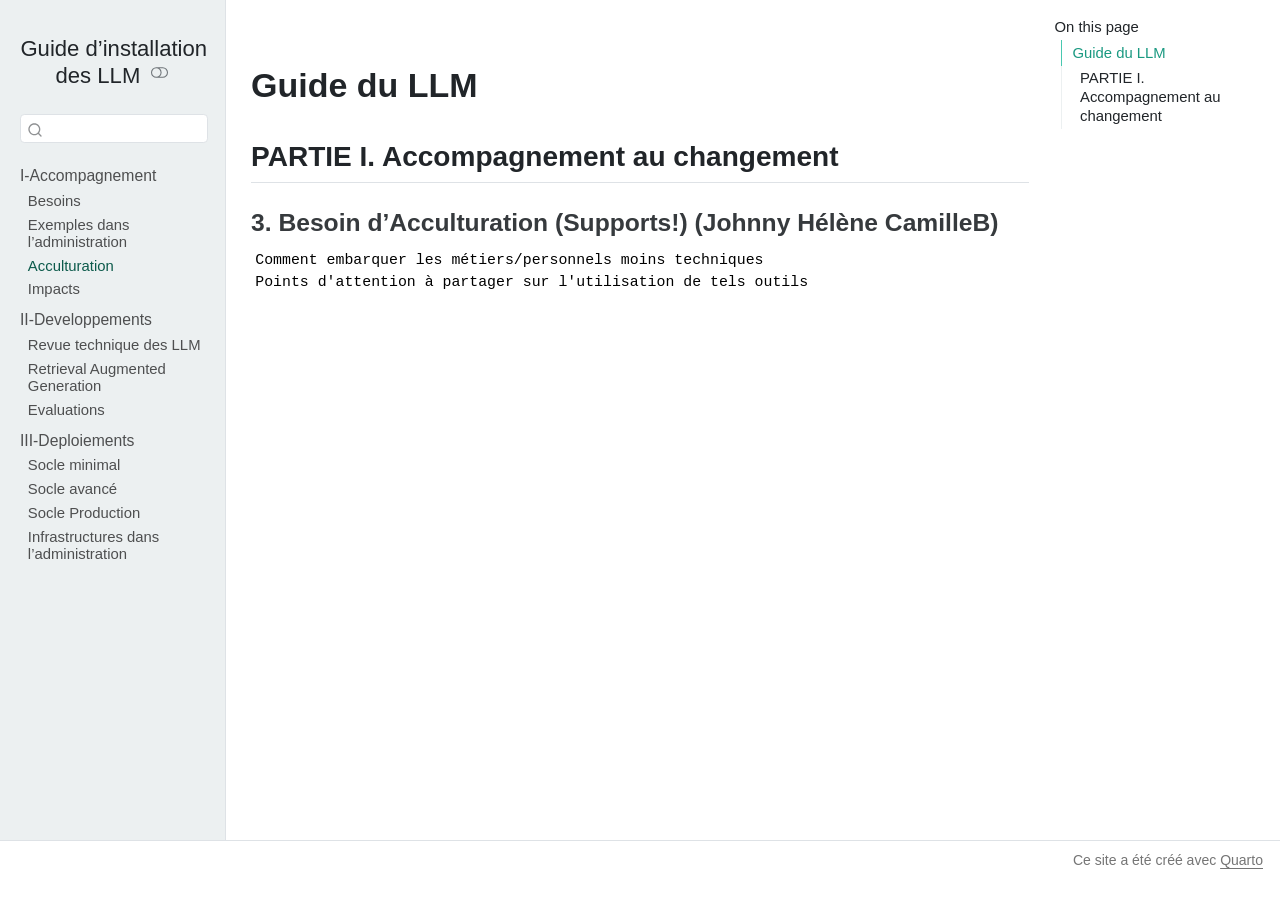
<file: index.html>
<html xmlns="http://www.w3.org/1999/xhtml">    
  <head>      
    <title>Redirect to I-Accompagnement/3_Acculturation.html</title>      
    <meta http-equiv="refresh" content="0;URL='I-Accompagnement/3_Acculturation.html'" />    
  </head>    
  <body> 
  </body>  
</html>
</file>
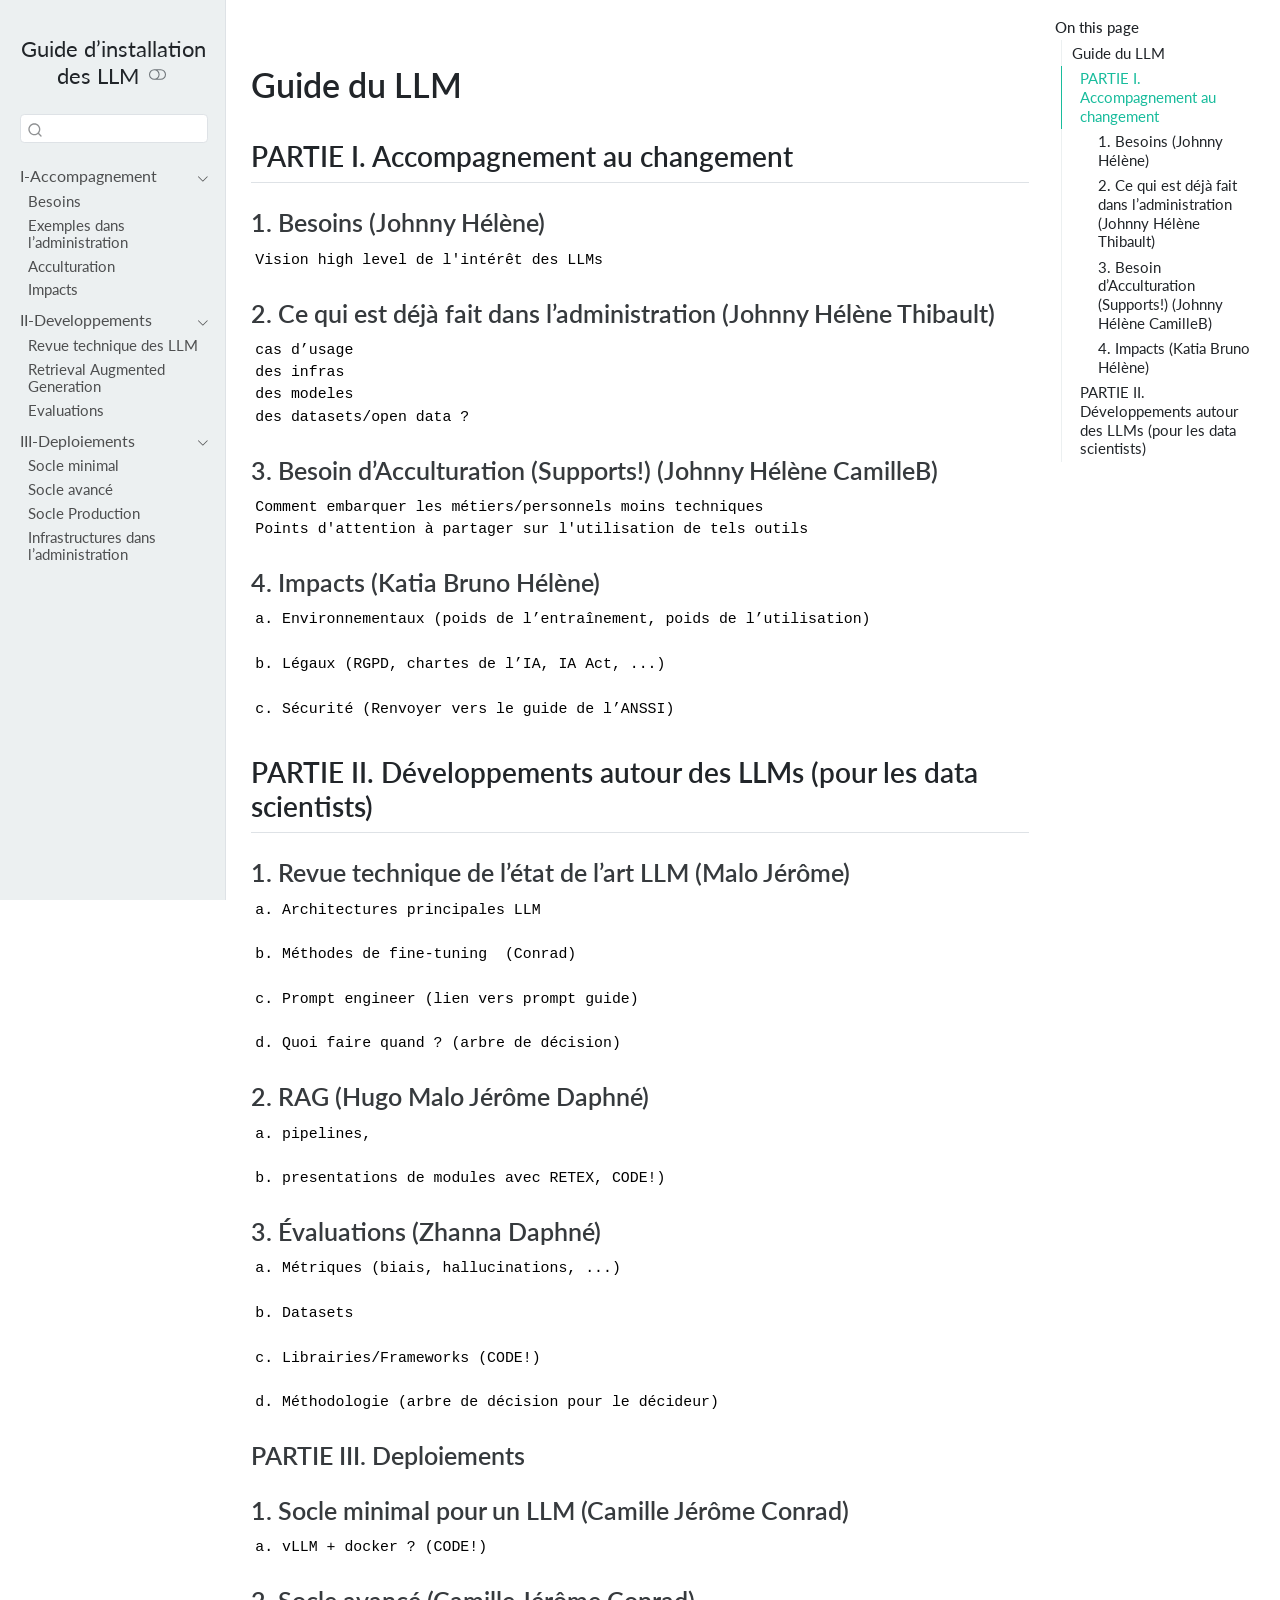
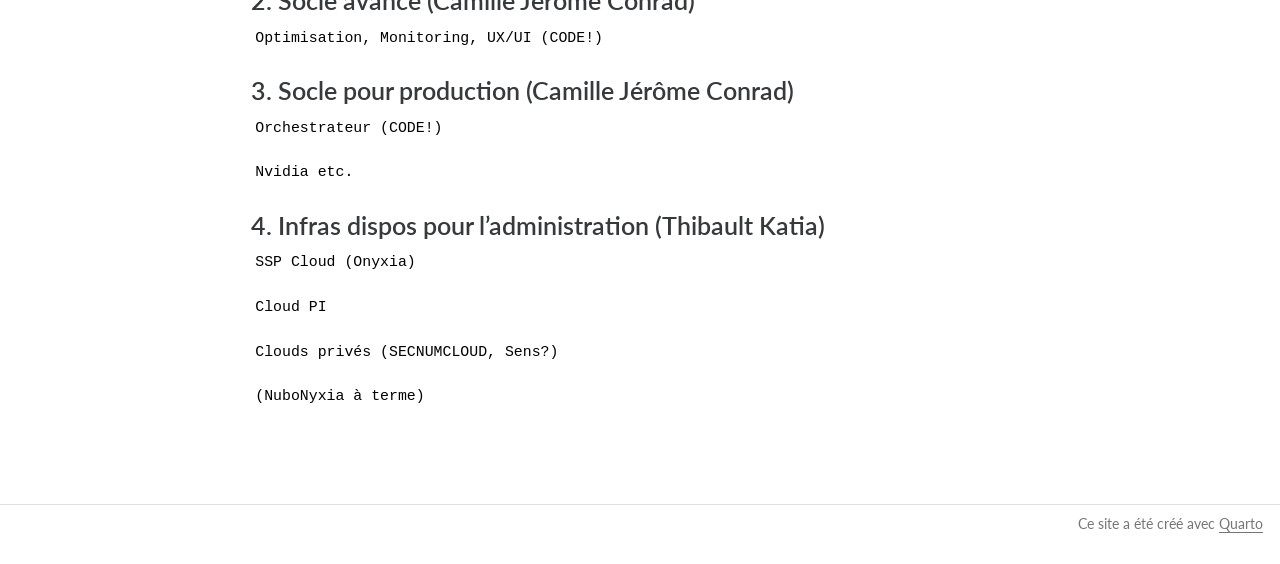
<file: Guide.html>
<!DOCTYPE html>
<html xmlns="http://www.w3.org/1999/xhtml" lang="en" xml:lang="en"><head>

<meta charset="utf-8">
<meta name="generator" content="quarto-1.4.554">

<meta name="viewport" content="width=device-width, initial-scale=1.0, user-scalable=yes">


<title>Guide d’installation des LLM</title>
<style>
code{white-space: pre-wrap;}
span.smallcaps{font-variant: small-caps;}
div.columns{display: flex; gap: min(4vw, 1.5em);}
div.column{flex: auto; overflow-x: auto;}
div.hanging-indent{margin-left: 1.5em; text-indent: -1.5em;}
ul.task-list{list-style: none;}
ul.task-list li input[type="checkbox"] {
  width: 0.8em;
  margin: 0 0.8em 0.2em -1em; /* quarto-specific, see https://github.com/quarto-dev/quarto-cli/issues/4556 */ 
  vertical-align: middle;
}
</style>


<script src="site_libs/quarto-nav/quarto-nav.js"></script>
<script src="site_libs/clipboard/clipboard.min.js"></script>
<script src="site_libs/quarto-search/autocomplete.umd.js"></script>
<script src="site_libs/quarto-search/fuse.min.js"></script>
<script src="site_libs/quarto-search/quarto-search.js"></script>
<meta name="quarto:offset" content="./">
<script src="site_libs/quarto-html/quarto.js"></script>
<script src="site_libs/quarto-html/popper.min.js"></script>
<script src="site_libs/quarto-html/tippy.umd.min.js"></script>
<script src="site_libs/quarto-html/anchor.min.js"></script>
<link href="site_libs/quarto-html/tippy.css" rel="stylesheet">
<link href="site_libs/quarto-html/quarto-syntax-highlighting.css" rel="stylesheet" class="quarto-color-scheme" id="quarto-text-highlighting-styles">
<link href="site_libs/quarto-html/quarto-syntax-highlighting-dark.css" rel="prefetch" class="quarto-color-scheme quarto-color-alternate" id="quarto-text-highlighting-styles">
<script src="site_libs/bootstrap/bootstrap.min.js"></script>
<link href="site_libs/bootstrap/bootstrap-icons.css" rel="stylesheet">
<link href="site_libs/bootstrap/bootstrap.min.css" rel="stylesheet" class="quarto-color-scheme" id="quarto-bootstrap" data-mode="light">
<link href="site_libs/bootstrap/bootstrap-dark.min.css" rel="prefetch" class="quarto-color-scheme quarto-color-alternate" id="quarto-bootstrap" data-mode="dark">
<script id="quarto-search-options" type="application/json">{
  "location": "sidebar",
  "copy-button": false,
  "collapse-after": 3,
  "panel-placement": "start",
  "type": "textbox",
  "limit": 50,
  "keyboard-shortcut": [
    "f",
    "/",
    "s"
  ],
  "show-item-context": false,
  "language": {
    "search-no-results-text": "No results",
    "search-matching-documents-text": "matching documents",
    "search-copy-link-title": "Copy link to search",
    "search-hide-matches-text": "Hide additional matches",
    "search-more-match-text": "more match in this document",
    "search-more-matches-text": "more matches in this document",
    "search-clear-button-title": "Clear",
    "search-text-placeholder": "",
    "search-detached-cancel-button-title": "Cancel",
    "search-submit-button-title": "Submit",
    "search-label": "Search"
  }
}</script>


</head>

<body class="nav-sidebar docked">

<div id="quarto-search-results"></div>
  <header id="quarto-header" class="headroom fixed-top">
  <nav class="quarto-secondary-nav">
    <div class="container-fluid d-flex">
      <button type="button" class="quarto-btn-toggle btn" data-bs-toggle="collapse" data-bs-target=".quarto-sidebar-collapse-item" aria-controls="quarto-sidebar" aria-expanded="false" aria-label="Toggle sidebar navigation" onclick="if (window.quartoToggleHeadroom) { window.quartoToggleHeadroom(); }">
        <i class="bi bi-layout-text-sidebar-reverse"></i>
      </button>
        <nav class="quarto-page-breadcrumbs" aria-label="breadcrumb"><ol class="breadcrumb"><li class="breadcrumb-item">
      Guide d'installation des LLM
      </li></ol></nav>
        <a class="flex-grow-1" role="button" data-bs-toggle="collapse" data-bs-target=".quarto-sidebar-collapse-item" aria-controls="quarto-sidebar" aria-expanded="false" aria-label="Toggle sidebar navigation" onclick="if (window.quartoToggleHeadroom) { window.quartoToggleHeadroom(); }">      
        </a>
      <button type="button" class="btn quarto-search-button" aria-label="" onclick="window.quartoOpenSearch();">
        <i class="bi bi-search"></i>
      </button>
    </div>
  </nav>
</header>
<!-- content -->
<div id="quarto-content" class="quarto-container page-columns page-rows-contents page-layout-article">
<!-- sidebar -->
  <nav id="quarto-sidebar" class="sidebar collapse collapse-horizontal quarto-sidebar-collapse-item sidebar-navigation docked overflow-auto">
    <div class="pt-lg-2 mt-2 text-center sidebar-header">
    <div class="sidebar-title mb-0 py-0">
      <a href="./">Guide d’installation des LLM</a> 
        <div class="sidebar-tools-main">
  <a href="" class="quarto-color-scheme-toggle quarto-navigation-tool  px-1" onclick="window.quartoToggleColorScheme(); return false;" title="Toggle dark mode"><i class="bi"></i></a>
</div>
    </div>
      </div>
        <div class="mt-2 flex-shrink-0 align-items-center">
        <div class="sidebar-search">
        <div id="quarto-search" class="" title="Search"></div>
        </div>
        </div>
    <div class="sidebar-menu-container"> 
    <ul class="list-unstyled mt-1">
        <li class="sidebar-item sidebar-item-section">
      <div class="sidebar-item-container"> 
            <a class="sidebar-item-text sidebar-link text-start" data-bs-toggle="collapse" data-bs-target="#quarto-sidebar-section-1" aria-expanded="true">
 <span class="menu-text">I-Accompagnement</span></a>
          <a class="sidebar-item-toggle text-start" data-bs-toggle="collapse" data-bs-target="#quarto-sidebar-section-1" aria-expanded="true" aria-label="Toggle section">
            <i class="bi bi-chevron-right ms-2"></i>
          </a> 
      </div>
      <ul id="quarto-sidebar-section-1" class="collapse list-unstyled sidebar-section depth1 show">  
          <li class="sidebar-item">
  <div class="sidebar-item-container"> 
  <a href="./I-Accompagnement/1_Besoins.html" class="sidebar-item-text sidebar-link">
 <span class="menu-text">Besoins</span></a>
  </div>
</li>
          <li class="sidebar-item">
  <div class="sidebar-item-container"> 
  <a href="./I-Accompagnement/2_Deja_Fait_Admin.html" class="sidebar-item-text sidebar-link">
 <span class="menu-text">Exemples dans l’administration</span></a>
  </div>
</li>
          <li class="sidebar-item">
  <div class="sidebar-item-container"> 
  <a href="./I-Accompagnement/3_Acculturation.html" class="sidebar-item-text sidebar-link">
 <span class="menu-text">Acculturation</span></a>
  </div>
</li>
          <li class="sidebar-item">
  <div class="sidebar-item-container"> 
  <a href="./I-Accompagnement/4_Impacts.html" class="sidebar-item-text sidebar-link">
 <span class="menu-text">Impacts</span></a>
  </div>
</li>
      </ul>
  </li>
        <li class="sidebar-item sidebar-item-section">
      <div class="sidebar-item-container"> 
            <a class="sidebar-item-text sidebar-link text-start" data-bs-toggle="collapse" data-bs-target="#quarto-sidebar-section-2" aria-expanded="true">
 <span class="menu-text">II-Developpements</span></a>
          <a class="sidebar-item-toggle text-start" data-bs-toggle="collapse" data-bs-target="#quarto-sidebar-section-2" aria-expanded="true" aria-label="Toggle section">
            <i class="bi bi-chevron-right ms-2"></i>
          </a> 
      </div>
      <ul id="quarto-sidebar-section-2" class="collapse list-unstyled sidebar-section depth1 show">  
          <li class="sidebar-item">
  <div class="sidebar-item-container"> 
  <a href="./II-Developpements/1_Revue_Technique_LLM.html" class="sidebar-item-text sidebar-link">
 <span class="menu-text">Revue technique des LLM</span></a>
  </div>
</li>
          <li class="sidebar-item">
  <div class="sidebar-item-container"> 
  <a href="./II-Developpements/2_RAG.html" class="sidebar-item-text sidebar-link">
 <span class="menu-text">Retrieval Augmented Generation</span></a>
  </div>
</li>
          <li class="sidebar-item">
  <div class="sidebar-item-container"> 
  <a href="./II-Developpements/3_Evaluations.html" class="sidebar-item-text sidebar-link">
 <span class="menu-text">Evaluations</span></a>
  </div>
</li>
      </ul>
  </li>
        <li class="sidebar-item sidebar-item-section">
      <div class="sidebar-item-container"> 
            <a class="sidebar-item-text sidebar-link text-start" data-bs-toggle="collapse" data-bs-target="#quarto-sidebar-section-3" aria-expanded="true">
 <span class="menu-text">III-Deploiements</span></a>
          <a class="sidebar-item-toggle text-start" data-bs-toggle="collapse" data-bs-target="#quarto-sidebar-section-3" aria-expanded="true" aria-label="Toggle section">
            <i class="bi bi-chevron-right ms-2"></i>
          </a> 
      </div>
      <ul id="quarto-sidebar-section-3" class="collapse list-unstyled sidebar-section depth1 show">  
          <li class="sidebar-item">
  <div class="sidebar-item-container"> 
  <a href="./III-Deploiements/1_Socle_minimal.html" class="sidebar-item-text sidebar-link">
 <span class="menu-text">Socle minimal</span></a>
  </div>
</li>
          <li class="sidebar-item">
  <div class="sidebar-item-container"> 
  <a href="./III-Deploiements/2_Socle_avance.html" class="sidebar-item-text sidebar-link">
 <span class="menu-text">Socle avancé</span></a>
  </div>
</li>
          <li class="sidebar-item">
  <div class="sidebar-item-container"> 
  <a href="./III-Deploiements/3_Socle_Production.html" class="sidebar-item-text sidebar-link">
 <span class="menu-text">Socle Production</span></a>
  </div>
</li>
          <li class="sidebar-item">
  <div class="sidebar-item-container"> 
  <a href="./III-Deploiements/4_Infras_administrations.html" class="sidebar-item-text sidebar-link">
 <span class="menu-text">Infrastructures dans l’administration</span></a>
  </div>
</li>
      </ul>
  </li>
    </ul>
    </div>
</nav>
<div id="quarto-sidebar-glass" class="quarto-sidebar-collapse-item" data-bs-toggle="collapse" data-bs-target=".quarto-sidebar-collapse-item"></div>
<!-- margin-sidebar -->
    <div id="quarto-margin-sidebar" class="sidebar margin-sidebar">
        <nav id="TOC" role="doc-toc" class="toc-active">
    <h2 id="toc-title">On this page</h2>
   
  <ul>
  <li><a href="#guide-du-llm" id="toc-guide-du-llm" class="nav-link active" data-scroll-target="#guide-du-llm">Guide du LLM</a>
  <ul class="collapse">
  <li><a href="#partie-i.-accompagnement-au-changement" id="toc-partie-i.-accompagnement-au-changement" class="nav-link" data-scroll-target="#partie-i.-accompagnement-au-changement">PARTIE I. Accompagnement au changement</a>
  <ul class="collapse">
  <li><a href="#besoins-johnny-hélène" id="toc-besoins-johnny-hélène" class="nav-link" data-scroll-target="#besoins-johnny-hélène">1. Besoins (Johnny Hélène)</a></li>
  <li><a href="#ce-qui-est-déjà-fait-dans-ladministration-johnny-hélène-thibault" id="toc-ce-qui-est-déjà-fait-dans-ladministration-johnny-hélène-thibault" class="nav-link" data-scroll-target="#ce-qui-est-déjà-fait-dans-ladministration-johnny-hélène-thibault">2. Ce qui est déjà fait dans l’administration (Johnny Hélène Thibault)</a></li>
  <li><a href="#besoin-dacculturation-supports-johnny-hélène-camilleb" id="toc-besoin-dacculturation-supports-johnny-hélène-camilleb" class="nav-link" data-scroll-target="#besoin-dacculturation-supports-johnny-hélène-camilleb">3. Besoin d’Acculturation (Supports!) (Johnny Hélène CamilleB)</a></li>
  <li><a href="#impacts-katia-bruno-hélène" id="toc-impacts-katia-bruno-hélène" class="nav-link" data-scroll-target="#impacts-katia-bruno-hélène">4. Impacts (Katia Bruno Hélène)</a></li>
  </ul></li>
  <li><a href="#partie-ii.-développements-autour-des-llms-pour-les-data-scientists" id="toc-partie-ii.-développements-autour-des-llms-pour-les-data-scientists" class="nav-link" data-scroll-target="#partie-ii.-développements-autour-des-llms-pour-les-data-scientists">PARTIE II. Développements autour des LLMs (pour les data scientists)</a>
  <ul class="collapse">
  <li><a href="#revue-technique-de-létat-de-lart-llm-malo-jérôme" id="toc-revue-technique-de-létat-de-lart-llm-malo-jérôme" class="nav-link" data-scroll-target="#revue-technique-de-létat-de-lart-llm-malo-jérôme">1. Revue technique de l’état de l’art LLM (Malo Jérôme)</a></li>
  <li><a href="#rag-hugo-malo-jérôme-daphné" id="toc-rag-hugo-malo-jérôme-daphné" class="nav-link" data-scroll-target="#rag-hugo-malo-jérôme-daphné">2. RAG (Hugo Malo Jérôme Daphné)</a></li>
  <li><a href="#évaluations-zhanna-daphné" id="toc-évaluations-zhanna-daphné" class="nav-link" data-scroll-target="#évaluations-zhanna-daphné">3. Évaluations (Zhanna Daphné)</a></li>
  <li><a href="#partie-iii.-deploiements" id="toc-partie-iii.-deploiements" class="nav-link" data-scroll-target="#partie-iii.-deploiements">PARTIE III. Deploiements</a></li>
  <li><a href="#socle-minimal-pour-un-llm-camille-jérôme-conrad" id="toc-socle-minimal-pour-un-llm-camille-jérôme-conrad" class="nav-link" data-scroll-target="#socle-minimal-pour-un-llm-camille-jérôme-conrad">1. Socle minimal pour un LLM (Camille Jérôme Conrad)</a></li>
  <li><a href="#socle-avancé-camille-jérôme-conrad" id="toc-socle-avancé-camille-jérôme-conrad" class="nav-link" data-scroll-target="#socle-avancé-camille-jérôme-conrad">2. Socle avancé (Camille Jérôme Conrad)</a></li>
  <li><a href="#socle-pour-production-camille-jérôme-conrad" id="toc-socle-pour-production-camille-jérôme-conrad" class="nav-link" data-scroll-target="#socle-pour-production-camille-jérôme-conrad">3. Socle pour production (Camille Jérôme Conrad)</a></li>
  <li><a href="#infras-dispos-pour-ladministration-thibault-katia" id="toc-infras-dispos-pour-ladministration-thibault-katia" class="nav-link" data-scroll-target="#infras-dispos-pour-ladministration-thibault-katia">4. Infras dispos pour l’administration (Thibault Katia)</a></li>
  </ul></li>
  </ul></li>
  </ul>
</nav>
    </div>
<!-- main -->
<main class="content" id="quarto-document-content">




<section id="guide-du-llm" class="level1">
<h1>Guide du LLM</h1>
<section id="partie-i.-accompagnement-au-changement" class="level2">
<h2 class="anchored" data-anchor-id="partie-i.-accompagnement-au-changement">PARTIE I. Accompagnement au changement</h2>
<section id="besoins-johnny-hélène" class="level3">
<h3 class="anchored" data-anchor-id="besoins-johnny-hélène">1. Besoins (Johnny Hélène)</h3>
<pre><code>Vision high level de l'intérêt des LLMs</code></pre>
</section>
<section id="ce-qui-est-déjà-fait-dans-ladministration-johnny-hélène-thibault" class="level3">
<h3 class="anchored" data-anchor-id="ce-qui-est-déjà-fait-dans-ladministration-johnny-hélène-thibault">2. Ce qui est déjà fait dans l’administration (Johnny Hélène Thibault)</h3>
<pre><code>cas d’usage
des infras
des modeles
des datasets/open data&nbsp;?</code></pre>
</section>
<section id="besoin-dacculturation-supports-johnny-hélène-camilleb" class="level3">
<h3 class="anchored" data-anchor-id="besoin-dacculturation-supports-johnny-hélène-camilleb">3. Besoin d’Acculturation (Supports!) (Johnny Hélène CamilleB)</h3>
<pre><code>Comment embarquer les métiers/personnels moins techniques
Points d'attention à partager sur l'utilisation de tels outils</code></pre>
</section>
<section id="impacts-katia-bruno-hélène" class="level3">
<h3 class="anchored" data-anchor-id="impacts-katia-bruno-hélène">4. Impacts (Katia Bruno Hélène)</h3>
<pre><code>a. Environnementaux (poids de l’entraînement, poids de l’utilisation)

b. Légaux (RGPD, chartes de l’IA, IA Act, ...)

c. Sécurité (Renvoyer vers le guide de l’ANSSI)</code></pre>
</section>
</section>
<section id="partie-ii.-développements-autour-des-llms-pour-les-data-scientists" class="level2">
<h2 class="anchored" data-anchor-id="partie-ii.-développements-autour-des-llms-pour-les-data-scientists">PARTIE II. Développements autour des LLMs (pour les data scientists)</h2>
<section id="revue-technique-de-létat-de-lart-llm-malo-jérôme" class="level3">
<h3 class="anchored" data-anchor-id="revue-technique-de-létat-de-lart-llm-malo-jérôme">1. Revue technique de l’état de l’art LLM (Malo Jérôme)</h3>
<pre><code>a. Architectures principales LLM

b. Méthodes de fine-tuning  (Conrad)

c. Prompt engineer (lien vers prompt guide)

d. Quoi faire quand&nbsp;? (arbre de décision)</code></pre>
</section>
<section id="rag-hugo-malo-jérôme-daphné" class="level3">
<h3 class="anchored" data-anchor-id="rag-hugo-malo-jérôme-daphné">2. RAG (Hugo Malo Jérôme Daphné)</h3>
<pre><code>a. pipelines,

b. presentations de modules avec RETEX, CODE!)</code></pre>
</section>
<section id="évaluations-zhanna-daphné" class="level3">
<h3 class="anchored" data-anchor-id="évaluations-zhanna-daphné">3. Évaluations (Zhanna Daphné)</h3>
<pre><code>a. Métriques (biais, hallucinations, ...)

b. Datasets

c. Librairies/Frameworks (CODE!)

d. Méthodologie (arbre de décision pour le décideur)</code></pre>
</section>
<section id="partie-iii.-deploiements" class="level3">
<h3 class="anchored" data-anchor-id="partie-iii.-deploiements">PARTIE III. Deploiements</h3>
</section>
<section id="socle-minimal-pour-un-llm-camille-jérôme-conrad" class="level3">
<h3 class="anchored" data-anchor-id="socle-minimal-pour-un-llm-camille-jérôme-conrad">1. Socle minimal pour un LLM (Camille Jérôme Conrad)</h3>
<pre><code>a. vLLM + docker&nbsp;? (CODE!)</code></pre>
</section>
<section id="socle-avancé-camille-jérôme-conrad" class="level3">
<h3 class="anchored" data-anchor-id="socle-avancé-camille-jérôme-conrad">2. Socle avancé (Camille Jérôme Conrad)</h3>
<pre><code>Optimisation, Monitoring, UX/UI (CODE!)</code></pre>
</section>
<section id="socle-pour-production-camille-jérôme-conrad" class="level3">
<h3 class="anchored" data-anchor-id="socle-pour-production-camille-jérôme-conrad">3. Socle pour production (Camille Jérôme Conrad)</h3>
<pre><code>Orchestrateur (CODE!)

Nvidia etc.</code></pre>
</section>
<section id="infras-dispos-pour-ladministration-thibault-katia" class="level3">
<h3 class="anchored" data-anchor-id="infras-dispos-pour-ladministration-thibault-katia">4. Infras dispos pour l’administration (Thibault Katia)</h3>
<pre><code>SSP Cloud (Onyxia)

Cloud PI

Clouds privés (SECNUMCLOUD, Sens?)

(NuboNyxia à terme)</code></pre>


</section>
</section>
</section>

</main> <!-- /main -->
<script id="quarto-html-after-body" type="application/javascript">
window.document.addEventListener("DOMContentLoaded", function (event) {
  const toggleBodyColorMode = (bsSheetEl) => {
    const mode = bsSheetEl.getAttribute("data-mode");
    const bodyEl = window.document.querySelector("body");
    if (mode === "dark") {
      bodyEl.classList.add("quarto-dark");
      bodyEl.classList.remove("quarto-light");
    } else {
      bodyEl.classList.add("quarto-light");
      bodyEl.classList.remove("quarto-dark");
    }
  }
  const toggleBodyColorPrimary = () => {
    const bsSheetEl = window.document.querySelector("link#quarto-bootstrap");
    if (bsSheetEl) {
      toggleBodyColorMode(bsSheetEl);
    }
  }
  toggleBodyColorPrimary();  
  const disableStylesheet = (stylesheets) => {
    for (let i=0; i < stylesheets.length; i++) {
      const stylesheet = stylesheets[i];
      stylesheet.rel = 'prefetch';
    }
  }
  const enableStylesheet = (stylesheets) => {
    for (let i=0; i < stylesheets.length; i++) {
      const stylesheet = stylesheets[i];
      stylesheet.rel = 'stylesheet';
    }
  }
  const manageTransitions = (selector, allowTransitions) => {
    const els = window.document.querySelectorAll(selector);
    for (let i=0; i < els.length; i++) {
      const el = els[i];
      if (allowTransitions) {
        el.classList.remove('notransition');
      } else {
        el.classList.add('notransition');
      }
    }
  }
  const toggleGiscusIfUsed = (isAlternate, darkModeDefault) => {
    const baseTheme = document.querySelector('#giscus-base-theme')?.value ?? 'light';
    const alternateTheme = document.querySelector('#giscus-alt-theme')?.value ?? 'dark';
    let newTheme = '';
    if(darkModeDefault) {
      newTheme = isAlternate ? baseTheme : alternateTheme;
    } else {
      newTheme = isAlternate ? alternateTheme : baseTheme;
    }
    const changeGiscusTheme = () => {
      // From: https://github.com/giscus/giscus/issues/336
      const sendMessage = (message) => {
        const iframe = document.querySelector('iframe.giscus-frame');
        if (!iframe) return;
        iframe.contentWindow.postMessage({ giscus: message }, 'https://giscus.app');
      }
      sendMessage({
        setConfig: {
          theme: newTheme
        }
      });
    }
    const isGiscussLoaded = window.document.querySelector('iframe.giscus-frame') !== null;
    if (isGiscussLoaded) {
      changeGiscusTheme();
    }
  }
  const toggleColorMode = (alternate) => {
    // Switch the stylesheets
    const alternateStylesheets = window.document.querySelectorAll('link.quarto-color-scheme.quarto-color-alternate');
    manageTransitions('#quarto-margin-sidebar .nav-link', false);
    if (alternate) {
      enableStylesheet(alternateStylesheets);
      for (const sheetNode of alternateStylesheets) {
        if (sheetNode.id === "quarto-bootstrap") {
          toggleBodyColorMode(sheetNode);
        }
      }
    } else {
      disableStylesheet(alternateStylesheets);
      toggleBodyColorPrimary();
    }
    manageTransitions('#quarto-margin-sidebar .nav-link', true);
    // Switch the toggles
    const toggles = window.document.querySelectorAll('.quarto-color-scheme-toggle');
    for (let i=0; i < toggles.length; i++) {
      const toggle = toggles[i];
      if (toggle) {
        if (alternate) {
          toggle.classList.add("alternate");     
        } else {
          toggle.classList.remove("alternate");
        }
      }
    }
    // Hack to workaround the fact that safari doesn't
    // properly recolor the scrollbar when toggling (#1455)
    if (navigator.userAgent.indexOf('Safari') > 0 && navigator.userAgent.indexOf('Chrome') == -1) {
      manageTransitions("body", false);
      window.scrollTo(0, 1);
      setTimeout(() => {
        window.scrollTo(0, 0);
        manageTransitions("body", true);
      }, 40);  
    }
  }
  const isFileUrl = () => { 
    return window.location.protocol === 'file:';
  }
  const hasAlternateSentinel = () => {  
    let styleSentinel = getColorSchemeSentinel();
    if (styleSentinel !== null) {
      return styleSentinel === "alternate";
    } else {
      return false;
    }
  }
  const setStyleSentinel = (alternate) => {
    const value = alternate ? "alternate" : "default";
    if (!isFileUrl()) {
      window.localStorage.setItem("quarto-color-scheme", value);
    } else {
      localAlternateSentinel = value;
    }
  }
  const getColorSchemeSentinel = () => {
    if (!isFileUrl()) {
      const storageValue = window.localStorage.getItem("quarto-color-scheme");
      return storageValue != null ? storageValue : localAlternateSentinel;
    } else {
      return localAlternateSentinel;
    }
  }
  const darkModeDefault = false;
  let localAlternateSentinel = darkModeDefault ? 'alternate' : 'default';
  // Dark / light mode switch
  window.quartoToggleColorScheme = () => {
    // Read the current dark / light value 
    let toAlternate = !hasAlternateSentinel();
    toggleColorMode(toAlternate);
    setStyleSentinel(toAlternate);
    toggleGiscusIfUsed(toAlternate, darkModeDefault);
  };
  // Ensure there is a toggle, if there isn't float one in the top right
  if (window.document.querySelector('.quarto-color-scheme-toggle') === null) {
    const a = window.document.createElement('a');
    a.classList.add('top-right');
    a.classList.add('quarto-color-scheme-toggle');
    a.href = "";
    a.onclick = function() { try { window.quartoToggleColorScheme(); } catch {} return false; };
    const i = window.document.createElement("i");
    i.classList.add('bi');
    a.appendChild(i);
    window.document.body.appendChild(a);
  }
  // Switch to dark mode if need be
  if (hasAlternateSentinel()) {
    toggleColorMode(true);
  } else {
    toggleColorMode(false);
  }
  const icon = "";
  const anchorJS = new window.AnchorJS();
  anchorJS.options = {
    placement: 'right',
    icon: icon
  };
  anchorJS.add('.anchored');
  const isCodeAnnotation = (el) => {
    for (const clz of el.classList) {
      if (clz.startsWith('code-annotation-')) {                     
        return true;
      }
    }
    return false;
  }
  const clipboard = new window.ClipboardJS('.code-copy-button', {
    text: function(trigger) {
      const codeEl = trigger.previousElementSibling.cloneNode(true);
      for (const childEl of codeEl.children) {
        if (isCodeAnnotation(childEl)) {
          childEl.remove();
        }
      }
      return codeEl.innerText;
    }
  });
  clipboard.on('success', function(e) {
    // button target
    const button = e.trigger;
    // don't keep focus
    button.blur();
    // flash "checked"
    button.classList.add('code-copy-button-checked');
    var currentTitle = button.getAttribute("title");
    button.setAttribute("title", "Copied!");
    let tooltip;
    if (window.bootstrap) {
      button.setAttribute("data-bs-toggle", "tooltip");
      button.setAttribute("data-bs-placement", "left");
      button.setAttribute("data-bs-title", "Copied!");
      tooltip = new bootstrap.Tooltip(button, 
        { trigger: "manual", 
          customClass: "code-copy-button-tooltip",
          offset: [0, -8]});
      tooltip.show();    
    }
    setTimeout(function() {
      if (tooltip) {
        tooltip.hide();
        button.removeAttribute("data-bs-title");
        button.removeAttribute("data-bs-toggle");
        button.removeAttribute("data-bs-placement");
      }
      button.setAttribute("title", currentTitle);
      button.classList.remove('code-copy-button-checked');
    }, 1000);
    // clear code selection
    e.clearSelection();
  });
    var localhostRegex = new RegExp(/^(?:http|https):\/\/localhost\:?[0-9]*\//);
    var mailtoRegex = new RegExp(/^mailto:/);
      var filterRegex = new RegExp("https:\/\/cthiounn\.github\.io\/kallm\/");
    var isInternal = (href) => {
        return filterRegex.test(href) || localhostRegex.test(href) || mailtoRegex.test(href);
    }
    // Inspect non-navigation links and adorn them if external
 	var links = window.document.querySelectorAll('a[href]:not(.nav-link):not(.navbar-brand):not(.toc-action):not(.sidebar-link):not(.sidebar-item-toggle):not(.pagination-link):not(.no-external):not([aria-hidden]):not(.dropdown-item):not(.quarto-navigation-tool)');
    for (var i=0; i<links.length; i++) {
      const link = links[i];
      if (!isInternal(link.href)) {
        // undo the damage that might have been done by quarto-nav.js in the case of
        // links that we want to consider external
        if (link.dataset.originalHref !== undefined) {
          link.href = link.dataset.originalHref;
        }
      }
    }
  function tippyHover(el, contentFn, onTriggerFn, onUntriggerFn) {
    const config = {
      allowHTML: true,
      maxWidth: 500,
      delay: 100,
      arrow: false,
      appendTo: function(el) {
          return el.parentElement;
      },
      interactive: true,
      interactiveBorder: 10,
      theme: 'quarto',
      placement: 'bottom-start',
    };
    if (contentFn) {
      config.content = contentFn;
    }
    if (onTriggerFn) {
      config.onTrigger = onTriggerFn;
    }
    if (onUntriggerFn) {
      config.onUntrigger = onUntriggerFn;
    }
    window.tippy(el, config); 
  }
  const noterefs = window.document.querySelectorAll('a[role="doc-noteref"]');
  for (var i=0; i<noterefs.length; i++) {
    const ref = noterefs[i];
    tippyHover(ref, function() {
      // use id or data attribute instead here
      let href = ref.getAttribute('data-footnote-href') || ref.getAttribute('href');
      try { href = new URL(href).hash; } catch {}
      const id = href.replace(/^#\/?/, "");
      const note = window.document.getElementById(id);
      if (note) {
        return note.innerHTML;
      } else {
        return "";
      }
    });
  }
  const xrefs = window.document.querySelectorAll('a.quarto-xref');
  const processXRef = (id, note) => {
    // Strip column container classes
    const stripColumnClz = (el) => {
      el.classList.remove("page-full", "page-columns");
      if (el.children) {
        for (const child of el.children) {
          stripColumnClz(child);
        }
      }
    }
    stripColumnClz(note)
    if (id === null || id.startsWith('sec-')) {
      // Special case sections, only their first couple elements
      const container = document.createElement("div");
      if (note.children && note.children.length > 2) {
        container.appendChild(note.children[0].cloneNode(true));
        for (let i = 1; i < note.children.length; i++) {
          const child = note.children[i];
          if (child.tagName === "P" && child.innerText === "") {
            continue;
          } else {
            container.appendChild(child.cloneNode(true));
            break;
          }
        }
        if (window.Quarto?.typesetMath) {
          window.Quarto.typesetMath(container);
        }
        return container.innerHTML
      } else {
        if (window.Quarto?.typesetMath) {
          window.Quarto.typesetMath(note);
        }
        return note.innerHTML;
      }
    } else {
      // Remove any anchor links if they are present
      const anchorLink = note.querySelector('a.anchorjs-link');
      if (anchorLink) {
        anchorLink.remove();
      }
      if (window.Quarto?.typesetMath) {
        window.Quarto.typesetMath(note);
      }
      // TODO in 1.5, we should make sure this works without a callout special case
      if (note.classList.contains("callout")) {
        return note.outerHTML;
      } else {
        return note.innerHTML;
      }
    }
  }
  for (var i=0; i<xrefs.length; i++) {
    const xref = xrefs[i];
    tippyHover(xref, undefined, function(instance) {
      instance.disable();
      let url = xref.getAttribute('href');
      let hash = undefined; 
      if (url.startsWith('#')) {
        hash = url;
      } else {
        try { hash = new URL(url).hash; } catch {}
      }
      if (hash) {
        const id = hash.replace(/^#\/?/, "");
        const note = window.document.getElementById(id);
        if (note !== null) {
          try {
            const html = processXRef(id, note.cloneNode(true));
            instance.setContent(html);
          } finally {
            instance.enable();
            instance.show();
          }
        } else {
          // See if we can fetch this
          fetch(url.split('#')[0])
          .then(res => res.text())
          .then(html => {
            const parser = new DOMParser();
            const htmlDoc = parser.parseFromString(html, "text/html");
            const note = htmlDoc.getElementById(id);
            if (note !== null) {
              const html = processXRef(id, note);
              instance.setContent(html);
            } 
          }).finally(() => {
            instance.enable();
            instance.show();
          });
        }
      } else {
        // See if we can fetch a full url (with no hash to target)
        // This is a special case and we should probably do some content thinning / targeting
        fetch(url)
        .then(res => res.text())
        .then(html => {
          const parser = new DOMParser();
          const htmlDoc = parser.parseFromString(html, "text/html");
          const note = htmlDoc.querySelector('main.content');
          if (note !== null) {
            // This should only happen for chapter cross references
            // (since there is no id in the URL)
            // remove the first header
            if (note.children.length > 0 && note.children[0].tagName === "HEADER") {
              note.children[0].remove();
            }
            const html = processXRef(null, note);
            instance.setContent(html);
          } 
        }).finally(() => {
          instance.enable();
          instance.show();
        });
      }
    }, function(instance) {
    });
  }
      let selectedAnnoteEl;
      const selectorForAnnotation = ( cell, annotation) => {
        let cellAttr = 'data-code-cell="' + cell + '"';
        let lineAttr = 'data-code-annotation="' +  annotation + '"';
        const selector = 'span[' + cellAttr + '][' + lineAttr + ']';
        return selector;
      }
      const selectCodeLines = (annoteEl) => {
        const doc = window.document;
        const targetCell = annoteEl.getAttribute("data-target-cell");
        const targetAnnotation = annoteEl.getAttribute("data-target-annotation");
        const annoteSpan = window.document.querySelector(selectorForAnnotation(targetCell, targetAnnotation));
        const lines = annoteSpan.getAttribute("data-code-lines").split(",");
        const lineIds = lines.map((line) => {
          return targetCell + "-" + line;
        })
        let top = null;
        let height = null;
        let parent = null;
        if (lineIds.length > 0) {
            //compute the position of the single el (top and bottom and make a div)
            const el = window.document.getElementById(lineIds[0]);
            top = el.offsetTop;
            height = el.offsetHeight;
            parent = el.parentElement.parentElement;
          if (lineIds.length > 1) {
            const lastEl = window.document.getElementById(lineIds[lineIds.length - 1]);
            const bottom = lastEl.offsetTop + lastEl.offsetHeight;
            height = bottom - top;
          }
          if (top !== null && height !== null && parent !== null) {
            // cook up a div (if necessary) and position it 
            let div = window.document.getElementById("code-annotation-line-highlight");
            if (div === null) {
              div = window.document.createElement("div");
              div.setAttribute("id", "code-annotation-line-highlight");
              div.style.position = 'absolute';
              parent.appendChild(div);
            }
            div.style.top = top - 2 + "px";
            div.style.height = height + 4 + "px";
            div.style.left = 0;
            let gutterDiv = window.document.getElementById("code-annotation-line-highlight-gutter");
            if (gutterDiv === null) {
              gutterDiv = window.document.createElement("div");
              gutterDiv.setAttribute("id", "code-annotation-line-highlight-gutter");
              gutterDiv.style.position = 'absolute';
              const codeCell = window.document.getElementById(targetCell);
              const gutter = codeCell.querySelector('.code-annotation-gutter');
              gutter.appendChild(gutterDiv);
            }
            gutterDiv.style.top = top - 2 + "px";
            gutterDiv.style.height = height + 4 + "px";
          }
          selectedAnnoteEl = annoteEl;
        }
      };
      const unselectCodeLines = () => {
        const elementsIds = ["code-annotation-line-highlight", "code-annotation-line-highlight-gutter"];
        elementsIds.forEach((elId) => {
          const div = window.document.getElementById(elId);
          if (div) {
            div.remove();
          }
        });
        selectedAnnoteEl = undefined;
      };
        // Handle positioning of the toggle
    window.addEventListener(
      "resize",
      throttle(() => {
        elRect = undefined;
        if (selectedAnnoteEl) {
          selectCodeLines(selectedAnnoteEl);
        }
      }, 10)
    );
    function throttle(fn, ms) {
    let throttle = false;
    let timer;
      return (...args) => {
        if(!throttle) { // first call gets through
            fn.apply(this, args);
            throttle = true;
        } else { // all the others get throttled
            if(timer) clearTimeout(timer); // cancel #2
            timer = setTimeout(() => {
              fn.apply(this, args);
              timer = throttle = false;
            }, ms);
        }
      };
    }
      // Attach click handler to the DT
      const annoteDls = window.document.querySelectorAll('dt[data-target-cell]');
      for (const annoteDlNode of annoteDls) {
        annoteDlNode.addEventListener('click', (event) => {
          const clickedEl = event.target;
          if (clickedEl !== selectedAnnoteEl) {
            unselectCodeLines();
            const activeEl = window.document.querySelector('dt[data-target-cell].code-annotation-active');
            if (activeEl) {
              activeEl.classList.remove('code-annotation-active');
            }
            selectCodeLines(clickedEl);
            clickedEl.classList.add('code-annotation-active');
          } else {
            // Unselect the line
            unselectCodeLines();
            clickedEl.classList.remove('code-annotation-active');
          }
        });
      }
  const findCites = (el) => {
    const parentEl = el.parentElement;
    if (parentEl) {
      const cites = parentEl.dataset.cites;
      if (cites) {
        return {
          el,
          cites: cites.split(' ')
        };
      } else {
        return findCites(el.parentElement)
      }
    } else {
      return undefined;
    }
  };
  var bibliorefs = window.document.querySelectorAll('a[role="doc-biblioref"]');
  for (var i=0; i<bibliorefs.length; i++) {
    const ref = bibliorefs[i];
    const citeInfo = findCites(ref);
    if (citeInfo) {
      tippyHover(citeInfo.el, function() {
        var popup = window.document.createElement('div');
        citeInfo.cites.forEach(function(cite) {
          var citeDiv = window.document.createElement('div');
          citeDiv.classList.add('hanging-indent');
          citeDiv.classList.add('csl-entry');
          var biblioDiv = window.document.getElementById('ref-' + cite);
          if (biblioDiv) {
            citeDiv.innerHTML = biblioDiv.innerHTML;
          }
          popup.appendChild(citeDiv);
        });
        return popup.innerHTML;
      });
    }
  }
});
</script>
</div> <!-- /content -->
<footer class="footer">
  <div class="nav-footer">
    <div class="nav-footer-left">
      &nbsp;
    </div>   
    <div class="nav-footer-center">
      &nbsp;
    </div>
    <div class="nav-footer-right">
<p>Ce site a été créé avec <a href="https://quarto.org/">Quarto</a></p>
</div>
  </div>
</footer>




</body></html>
</file>
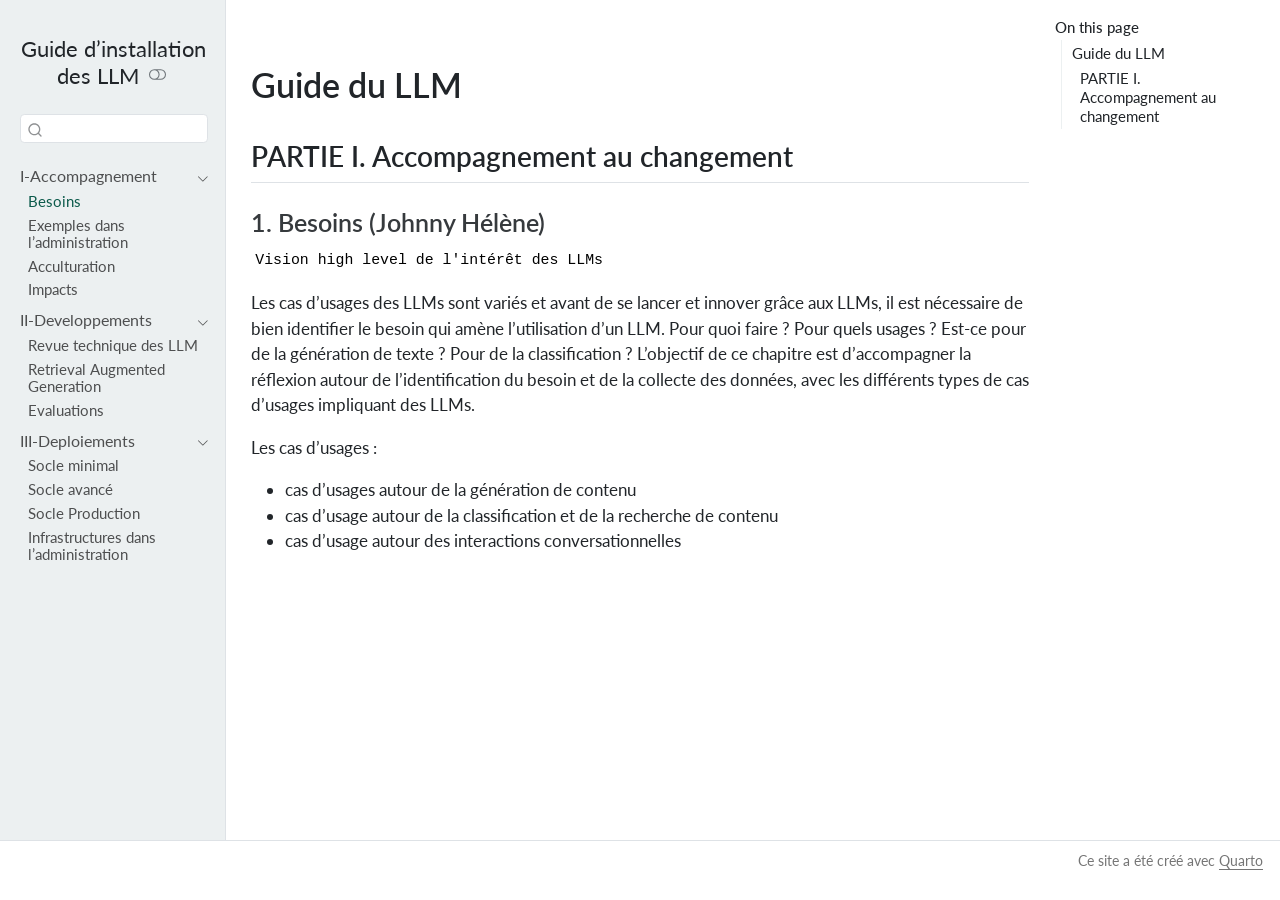
<file: I-Accompagnement/1_Besoins.html>
<!DOCTYPE html>
<html xmlns="http://www.w3.org/1999/xhtml" lang="en" xml:lang="en"><head>

<meta charset="utf-8">
<meta name="generator" content="quarto-1.4.554">

<meta name="viewport" content="width=device-width, initial-scale=1.0, user-scalable=yes">


<title>Guide d’installation des LLM</title>
<style>
code{white-space: pre-wrap;}
span.smallcaps{font-variant: small-caps;}
div.columns{display: flex; gap: min(4vw, 1.5em);}
div.column{flex: auto; overflow-x: auto;}
div.hanging-indent{margin-left: 1.5em; text-indent: -1.5em;}
ul.task-list{list-style: none;}
ul.task-list li input[type="checkbox"] {
  width: 0.8em;
  margin: 0 0.8em 0.2em -1em; /* quarto-specific, see https://github.com/quarto-dev/quarto-cli/issues/4556 */ 
  vertical-align: middle;
}
</style>


<script src="../site_libs/quarto-nav/quarto-nav.js"></script>
<script src="../site_libs/clipboard/clipboard.min.js"></script>
<script src="../site_libs/quarto-search/autocomplete.umd.js"></script>
<script src="../site_libs/quarto-search/fuse.min.js"></script>
<script src="../site_libs/quarto-search/quarto-search.js"></script>
<meta name="quarto:offset" content="../">
<script src="../site_libs/quarto-html/quarto.js"></script>
<script src="../site_libs/quarto-html/popper.min.js"></script>
<script src="../site_libs/quarto-html/tippy.umd.min.js"></script>
<script src="../site_libs/quarto-html/anchor.min.js"></script>
<link href="../site_libs/quarto-html/tippy.css" rel="stylesheet">
<link href="../site_libs/quarto-html/quarto-syntax-highlighting.css" rel="stylesheet" class="quarto-color-scheme" id="quarto-text-highlighting-styles">
<link href="../site_libs/quarto-html/quarto-syntax-highlighting-dark.css" rel="prefetch" class="quarto-color-scheme quarto-color-alternate" id="quarto-text-highlighting-styles">
<script src="../site_libs/bootstrap/bootstrap.min.js"></script>
<link href="../site_libs/bootstrap/bootstrap-icons.css" rel="stylesheet">
<link href="../site_libs/bootstrap/bootstrap.min.css" rel="stylesheet" class="quarto-color-scheme" id="quarto-bootstrap" data-mode="light">
<link href="../site_libs/bootstrap/bootstrap-dark.min.css" rel="prefetch" class="quarto-color-scheme quarto-color-alternate" id="quarto-bootstrap" data-mode="dark">
<script id="quarto-search-options" type="application/json">{
  "location": "sidebar",
  "copy-button": false,
  "collapse-after": 3,
  "panel-placement": "start",
  "type": "textbox",
  "limit": 50,
  "keyboard-shortcut": [
    "f",
    "/",
    "s"
  ],
  "show-item-context": false,
  "language": {
    "search-no-results-text": "No results",
    "search-matching-documents-text": "matching documents",
    "search-copy-link-title": "Copy link to search",
    "search-hide-matches-text": "Hide additional matches",
    "search-more-match-text": "more match in this document",
    "search-more-matches-text": "more matches in this document",
    "search-clear-button-title": "Clear",
    "search-text-placeholder": "",
    "search-detached-cancel-button-title": "Cancel",
    "search-submit-button-title": "Submit",
    "search-label": "Search"
  }
}</script>


</head>

<body class="nav-sidebar docked">

<div id="quarto-search-results"></div>
  <header id="quarto-header" class="headroom fixed-top">
  <nav class="quarto-secondary-nav">
    <div class="container-fluid d-flex">
      <button type="button" class="quarto-btn-toggle btn" data-bs-toggle="collapse" data-bs-target=".quarto-sidebar-collapse-item" aria-controls="quarto-sidebar" aria-expanded="false" aria-label="Toggle sidebar navigation" onclick="if (window.quartoToggleHeadroom) { window.quartoToggleHeadroom(); }">
        <i class="bi bi-layout-text-sidebar-reverse"></i>
      </button>
        <nav class="quarto-page-breadcrumbs" aria-label="breadcrumb"><ol class="breadcrumb"><li class="breadcrumb-item"><a href="../I-Accompagnement/1_Besoins.html">I-Accompagnement</a></li><li class="breadcrumb-item"><a href="../I-Accompagnement/1_Besoins.html">Besoins</a></li></ol></nav>
        <a class="flex-grow-1" role="button" data-bs-toggle="collapse" data-bs-target=".quarto-sidebar-collapse-item" aria-controls="quarto-sidebar" aria-expanded="false" aria-label="Toggle sidebar navigation" onclick="if (window.quartoToggleHeadroom) { window.quartoToggleHeadroom(); }">      
        </a>
      <button type="button" class="btn quarto-search-button" aria-label="" onclick="window.quartoOpenSearch();">
        <i class="bi bi-search"></i>
      </button>
    </div>
  </nav>
</header>
<!-- content -->
<div id="quarto-content" class="quarto-container page-columns page-rows-contents page-layout-article">
<!-- sidebar -->
  <nav id="quarto-sidebar" class="sidebar collapse collapse-horizontal quarto-sidebar-collapse-item sidebar-navigation docked overflow-auto">
    <div class="pt-lg-2 mt-2 text-center sidebar-header">
    <div class="sidebar-title mb-0 py-0">
      <a href="../">Guide d’installation des LLM</a> 
        <div class="sidebar-tools-main">
  <a href="" class="quarto-color-scheme-toggle quarto-navigation-tool  px-1" onclick="window.quartoToggleColorScheme(); return false;" title="Toggle dark mode"><i class="bi"></i></a>
</div>
    </div>
      </div>
        <div class="mt-2 flex-shrink-0 align-items-center">
        <div class="sidebar-search">
        <div id="quarto-search" class="" title="Search"></div>
        </div>
        </div>
    <div class="sidebar-menu-container"> 
    <ul class="list-unstyled mt-1">
        <li class="sidebar-item sidebar-item-section">
      <div class="sidebar-item-container"> 
            <a class="sidebar-item-text sidebar-link text-start" data-bs-toggle="collapse" data-bs-target="#quarto-sidebar-section-1" aria-expanded="true">
 <span class="menu-text">I-Accompagnement</span></a>
          <a class="sidebar-item-toggle text-start" data-bs-toggle="collapse" data-bs-target="#quarto-sidebar-section-1" aria-expanded="true" aria-label="Toggle section">
            <i class="bi bi-chevron-right ms-2"></i>
          </a> 
      </div>
      <ul id="quarto-sidebar-section-1" class="collapse list-unstyled sidebar-section depth1 show">  
          <li class="sidebar-item">
  <div class="sidebar-item-container"> 
  <a href="../I-Accompagnement/1_Besoins.html" class="sidebar-item-text sidebar-link active">
 <span class="menu-text">Besoins</span></a>
  </div>
</li>
          <li class="sidebar-item">
  <div class="sidebar-item-container"> 
  <a href="../I-Accompagnement/2_Deja_Fait_Admin.html" class="sidebar-item-text sidebar-link">
 <span class="menu-text">Exemples dans l’administration</span></a>
  </div>
</li>
          <li class="sidebar-item">
  <div class="sidebar-item-container"> 
  <a href="../I-Accompagnement/3_Acculturation.html" class="sidebar-item-text sidebar-link">
 <span class="menu-text">Acculturation</span></a>
  </div>
</li>
          <li class="sidebar-item">
  <div class="sidebar-item-container"> 
  <a href="../I-Accompagnement/4_Impacts.html" class="sidebar-item-text sidebar-link">
 <span class="menu-text">Impacts</span></a>
  </div>
</li>
      </ul>
  </li>
        <li class="sidebar-item sidebar-item-section">
      <div class="sidebar-item-container"> 
            <a class="sidebar-item-text sidebar-link text-start" data-bs-toggle="collapse" data-bs-target="#quarto-sidebar-section-2" aria-expanded="true">
 <span class="menu-text">II-Developpements</span></a>
          <a class="sidebar-item-toggle text-start" data-bs-toggle="collapse" data-bs-target="#quarto-sidebar-section-2" aria-expanded="true" aria-label="Toggle section">
            <i class="bi bi-chevron-right ms-2"></i>
          </a> 
      </div>
      <ul id="quarto-sidebar-section-2" class="collapse list-unstyled sidebar-section depth1 show">  
          <li class="sidebar-item">
  <div class="sidebar-item-container"> 
  <a href="../II-Developpements/1_Revue_Technique_LLM.html" class="sidebar-item-text sidebar-link">
 <span class="menu-text">Revue technique des LLM</span></a>
  </div>
</li>
          <li class="sidebar-item">
  <div class="sidebar-item-container"> 
  <a href="../II-Developpements/2_RAG.html" class="sidebar-item-text sidebar-link">
 <span class="menu-text">Retrieval Augmented Generation</span></a>
  </div>
</li>
          <li class="sidebar-item">
  <div class="sidebar-item-container"> 
  <a href="../II-Developpements/3_Evaluations.html" class="sidebar-item-text sidebar-link">
 <span class="menu-text">Evaluations</span></a>
  </div>
</li>
      </ul>
  </li>
        <li class="sidebar-item sidebar-item-section">
      <div class="sidebar-item-container"> 
            <a class="sidebar-item-text sidebar-link text-start" data-bs-toggle="collapse" data-bs-target="#quarto-sidebar-section-3" aria-expanded="true">
 <span class="menu-text">III-Deploiements</span></a>
          <a class="sidebar-item-toggle text-start" data-bs-toggle="collapse" data-bs-target="#quarto-sidebar-section-3" aria-expanded="true" aria-label="Toggle section">
            <i class="bi bi-chevron-right ms-2"></i>
          </a> 
      </div>
      <ul id="quarto-sidebar-section-3" class="collapse list-unstyled sidebar-section depth1 show">  
          <li class="sidebar-item">
  <div class="sidebar-item-container"> 
  <a href="../III-Deploiements/1_Socle_minimal.html" class="sidebar-item-text sidebar-link">
 <span class="menu-text">Socle minimal</span></a>
  </div>
</li>
          <li class="sidebar-item">
  <div class="sidebar-item-container"> 
  <a href="../III-Deploiements/2_Socle_avance.html" class="sidebar-item-text sidebar-link">
 <span class="menu-text">Socle avancé</span></a>
  </div>
</li>
          <li class="sidebar-item">
  <div class="sidebar-item-container"> 
  <a href="../III-Deploiements/3_Socle_Production.html" class="sidebar-item-text sidebar-link">
 <span class="menu-text">Socle Production</span></a>
  </div>
</li>
          <li class="sidebar-item">
  <div class="sidebar-item-container"> 
  <a href="../III-Deploiements/4_Infras_administrations.html" class="sidebar-item-text sidebar-link">
 <span class="menu-text">Infrastructures dans l’administration</span></a>
  </div>
</li>
      </ul>
  </li>
    </ul>
    </div>
</nav>
<div id="quarto-sidebar-glass" class="quarto-sidebar-collapse-item" data-bs-toggle="collapse" data-bs-target=".quarto-sidebar-collapse-item"></div>
<!-- margin-sidebar -->
    <div id="quarto-margin-sidebar" class="sidebar margin-sidebar">
        <nav id="TOC" role="doc-toc" class="toc-active">
    <h2 id="toc-title">On this page</h2>
   
  <ul>
  <li><a href="#guide-du-llm" id="toc-guide-du-llm" class="nav-link active" data-scroll-target="#guide-du-llm">Guide du LLM</a>
  <ul class="collapse">
  <li><a href="#partie-i.-accompagnement-au-changement" id="toc-partie-i.-accompagnement-au-changement" class="nav-link" data-scroll-target="#partie-i.-accompagnement-au-changement">PARTIE I. Accompagnement au changement</a>
  <ul class="collapse">
  <li><a href="#besoins-johnny-hélène" id="toc-besoins-johnny-hélène" class="nav-link" data-scroll-target="#besoins-johnny-hélène">1. Besoins (Johnny Hélène)</a></li>
  </ul></li>
  </ul></li>
  </ul>
</nav>
    </div>
<!-- main -->
<main class="content" id="quarto-document-content">




<section id="guide-du-llm" class="level1">
<h1>Guide du LLM</h1>
<section id="partie-i.-accompagnement-au-changement" class="level2">
<h2 class="anchored" data-anchor-id="partie-i.-accompagnement-au-changement">PARTIE I. Accompagnement au changement</h2>
<section id="besoins-johnny-hélène" class="level3">
<h3 class="anchored" data-anchor-id="besoins-johnny-hélène">1. Besoins (Johnny Hélène)</h3>
<pre><code>Vision high level de l'intérêt des LLMs</code></pre>
<p>Les cas d’usages des LLMs sont variés et avant de se lancer et innover grâce aux LLMs, il est nécessaire de bien identifier le besoin qui amène l’utilisation d’un LLM. Pour quoi faire ? Pour quels usages ? Est-ce pour de la génération de texte ? Pour de la classification ? L’objectif de ce chapitre est d’accompagner la réflexion autour de l’identification du besoin et de la collecte des données, avec les différents types de cas d’usages impliquant des LLMs.</p>
<p>Les cas d’usages :</p>
<ul>
<li>cas d’usages autour de la génération de contenu</li>
<li>cas d’usage autour de la classification et de la recherche de contenu</li>
<li>cas d’usage autour des interactions conversationnelles</li>
</ul>


</section>
</section>
</section>

</main> <!-- /main -->
<script id="quarto-html-after-body" type="application/javascript">
window.document.addEventListener("DOMContentLoaded", function (event) {
  const toggleBodyColorMode = (bsSheetEl) => {
    const mode = bsSheetEl.getAttribute("data-mode");
    const bodyEl = window.document.querySelector("body");
    if (mode === "dark") {
      bodyEl.classList.add("quarto-dark");
      bodyEl.classList.remove("quarto-light");
    } else {
      bodyEl.classList.add("quarto-light");
      bodyEl.classList.remove("quarto-dark");
    }
  }
  const toggleBodyColorPrimary = () => {
    const bsSheetEl = window.document.querySelector("link#quarto-bootstrap");
    if (bsSheetEl) {
      toggleBodyColorMode(bsSheetEl);
    }
  }
  toggleBodyColorPrimary();  
  const disableStylesheet = (stylesheets) => {
    for (let i=0; i < stylesheets.length; i++) {
      const stylesheet = stylesheets[i];
      stylesheet.rel = 'prefetch';
    }
  }
  const enableStylesheet = (stylesheets) => {
    for (let i=0; i < stylesheets.length; i++) {
      const stylesheet = stylesheets[i];
      stylesheet.rel = 'stylesheet';
    }
  }
  const manageTransitions = (selector, allowTransitions) => {
    const els = window.document.querySelectorAll(selector);
    for (let i=0; i < els.length; i++) {
      const el = els[i];
      if (allowTransitions) {
        el.classList.remove('notransition');
      } else {
        el.classList.add('notransition');
      }
    }
  }
  const toggleGiscusIfUsed = (isAlternate, darkModeDefault) => {
    const baseTheme = document.querySelector('#giscus-base-theme')?.value ?? 'light';
    const alternateTheme = document.querySelector('#giscus-alt-theme')?.value ?? 'dark';
    let newTheme = '';
    if(darkModeDefault) {
      newTheme = isAlternate ? baseTheme : alternateTheme;
    } else {
      newTheme = isAlternate ? alternateTheme : baseTheme;
    }
    const changeGiscusTheme = () => {
      // From: https://github.com/giscus/giscus/issues/336
      const sendMessage = (message) => {
        const iframe = document.querySelector('iframe.giscus-frame');
        if (!iframe) return;
        iframe.contentWindow.postMessage({ giscus: message }, 'https://giscus.app');
      }
      sendMessage({
        setConfig: {
          theme: newTheme
        }
      });
    }
    const isGiscussLoaded = window.document.querySelector('iframe.giscus-frame') !== null;
    if (isGiscussLoaded) {
      changeGiscusTheme();
    }
  }
  const toggleColorMode = (alternate) => {
    // Switch the stylesheets
    const alternateStylesheets = window.document.querySelectorAll('link.quarto-color-scheme.quarto-color-alternate');
    manageTransitions('#quarto-margin-sidebar .nav-link', false);
    if (alternate) {
      enableStylesheet(alternateStylesheets);
      for (const sheetNode of alternateStylesheets) {
        if (sheetNode.id === "quarto-bootstrap") {
          toggleBodyColorMode(sheetNode);
        }
      }
    } else {
      disableStylesheet(alternateStylesheets);
      toggleBodyColorPrimary();
    }
    manageTransitions('#quarto-margin-sidebar .nav-link', true);
    // Switch the toggles
    const toggles = window.document.querySelectorAll('.quarto-color-scheme-toggle');
    for (let i=0; i < toggles.length; i++) {
      const toggle = toggles[i];
      if (toggle) {
        if (alternate) {
          toggle.classList.add("alternate");     
        } else {
          toggle.classList.remove("alternate");
        }
      }
    }
    // Hack to workaround the fact that safari doesn't
    // properly recolor the scrollbar when toggling (#1455)
    if (navigator.userAgent.indexOf('Safari') > 0 && navigator.userAgent.indexOf('Chrome') == -1) {
      manageTransitions("body", false);
      window.scrollTo(0, 1);
      setTimeout(() => {
        window.scrollTo(0, 0);
        manageTransitions("body", true);
      }, 40);  
    }
  }
  const isFileUrl = () => { 
    return window.location.protocol === 'file:';
  }
  const hasAlternateSentinel = () => {  
    let styleSentinel = getColorSchemeSentinel();
    if (styleSentinel !== null) {
      return styleSentinel === "alternate";
    } else {
      return false;
    }
  }
  const setStyleSentinel = (alternate) => {
    const value = alternate ? "alternate" : "default";
    if (!isFileUrl()) {
      window.localStorage.setItem("quarto-color-scheme", value);
    } else {
      localAlternateSentinel = value;
    }
  }
  const getColorSchemeSentinel = () => {
    if (!isFileUrl()) {
      const storageValue = window.localStorage.getItem("quarto-color-scheme");
      return storageValue != null ? storageValue : localAlternateSentinel;
    } else {
      return localAlternateSentinel;
    }
  }
  const darkModeDefault = false;
  let localAlternateSentinel = darkModeDefault ? 'alternate' : 'default';
  // Dark / light mode switch
  window.quartoToggleColorScheme = () => {
    // Read the current dark / light value 
    let toAlternate = !hasAlternateSentinel();
    toggleColorMode(toAlternate);
    setStyleSentinel(toAlternate);
    toggleGiscusIfUsed(toAlternate, darkModeDefault);
  };
  // Ensure there is a toggle, if there isn't float one in the top right
  if (window.document.querySelector('.quarto-color-scheme-toggle') === null) {
    const a = window.document.createElement('a');
    a.classList.add('top-right');
    a.classList.add('quarto-color-scheme-toggle');
    a.href = "";
    a.onclick = function() { try { window.quartoToggleColorScheme(); } catch {} return false; };
    const i = window.document.createElement("i");
    i.classList.add('bi');
    a.appendChild(i);
    window.document.body.appendChild(a);
  }
  // Switch to dark mode if need be
  if (hasAlternateSentinel()) {
    toggleColorMode(true);
  } else {
    toggleColorMode(false);
  }
  const icon = "";
  const anchorJS = new window.AnchorJS();
  anchorJS.options = {
    placement: 'right',
    icon: icon
  };
  anchorJS.add('.anchored');
  const isCodeAnnotation = (el) => {
    for (const clz of el.classList) {
      if (clz.startsWith('code-annotation-')) {                     
        return true;
      }
    }
    return false;
  }
  const clipboard = new window.ClipboardJS('.code-copy-button', {
    text: function(trigger) {
      const codeEl = trigger.previousElementSibling.cloneNode(true);
      for (const childEl of codeEl.children) {
        if (isCodeAnnotation(childEl)) {
          childEl.remove();
        }
      }
      return codeEl.innerText;
    }
  });
  clipboard.on('success', function(e) {
    // button target
    const button = e.trigger;
    // don't keep focus
    button.blur();
    // flash "checked"
    button.classList.add('code-copy-button-checked');
    var currentTitle = button.getAttribute("title");
    button.setAttribute("title", "Copied!");
    let tooltip;
    if (window.bootstrap) {
      button.setAttribute("data-bs-toggle", "tooltip");
      button.setAttribute("data-bs-placement", "left");
      button.setAttribute("data-bs-title", "Copied!");
      tooltip = new bootstrap.Tooltip(button, 
        { trigger: "manual", 
          customClass: "code-copy-button-tooltip",
          offset: [0, -8]});
      tooltip.show();    
    }
    setTimeout(function() {
      if (tooltip) {
        tooltip.hide();
        button.removeAttribute("data-bs-title");
        button.removeAttribute("data-bs-toggle");
        button.removeAttribute("data-bs-placement");
      }
      button.setAttribute("title", currentTitle);
      button.classList.remove('code-copy-button-checked');
    }, 1000);
    // clear code selection
    e.clearSelection();
  });
    var localhostRegex = new RegExp(/^(?:http|https):\/\/localhost\:?[0-9]*\//);
    var mailtoRegex = new RegExp(/^mailto:/);
      var filterRegex = new RegExp("https:\/\/cthiounn\.github\.io\/kallm\/");
    var isInternal = (href) => {
        return filterRegex.test(href) || localhostRegex.test(href) || mailtoRegex.test(href);
    }
    // Inspect non-navigation links and adorn them if external
 	var links = window.document.querySelectorAll('a[href]:not(.nav-link):not(.navbar-brand):not(.toc-action):not(.sidebar-link):not(.sidebar-item-toggle):not(.pagination-link):not(.no-external):not([aria-hidden]):not(.dropdown-item):not(.quarto-navigation-tool)');
    for (var i=0; i<links.length; i++) {
      const link = links[i];
      if (!isInternal(link.href)) {
        // undo the damage that might have been done by quarto-nav.js in the case of
        // links that we want to consider external
        if (link.dataset.originalHref !== undefined) {
          link.href = link.dataset.originalHref;
        }
      }
    }
  function tippyHover(el, contentFn, onTriggerFn, onUntriggerFn) {
    const config = {
      allowHTML: true,
      maxWidth: 500,
      delay: 100,
      arrow: false,
      appendTo: function(el) {
          return el.parentElement;
      },
      interactive: true,
      interactiveBorder: 10,
      theme: 'quarto',
      placement: 'bottom-start',
    };
    if (contentFn) {
      config.content = contentFn;
    }
    if (onTriggerFn) {
      config.onTrigger = onTriggerFn;
    }
    if (onUntriggerFn) {
      config.onUntrigger = onUntriggerFn;
    }
    window.tippy(el, config); 
  }
  const noterefs = window.document.querySelectorAll('a[role="doc-noteref"]');
  for (var i=0; i<noterefs.length; i++) {
    const ref = noterefs[i];
    tippyHover(ref, function() {
      // use id or data attribute instead here
      let href = ref.getAttribute('data-footnote-href') || ref.getAttribute('href');
      try { href = new URL(href).hash; } catch {}
      const id = href.replace(/^#\/?/, "");
      const note = window.document.getElementById(id);
      if (note) {
        return note.innerHTML;
      } else {
        return "";
      }
    });
  }
  const xrefs = window.document.querySelectorAll('a.quarto-xref');
  const processXRef = (id, note) => {
    // Strip column container classes
    const stripColumnClz = (el) => {
      el.classList.remove("page-full", "page-columns");
      if (el.children) {
        for (const child of el.children) {
          stripColumnClz(child);
        }
      }
    }
    stripColumnClz(note)
    if (id === null || id.startsWith('sec-')) {
      // Special case sections, only their first couple elements
      const container = document.createElement("div");
      if (note.children && note.children.length > 2) {
        container.appendChild(note.children[0].cloneNode(true));
        for (let i = 1; i < note.children.length; i++) {
          const child = note.children[i];
          if (child.tagName === "P" && child.innerText === "") {
            continue;
          } else {
            container.appendChild(child.cloneNode(true));
            break;
          }
        }
        if (window.Quarto?.typesetMath) {
          window.Quarto.typesetMath(container);
        }
        return container.innerHTML
      } else {
        if (window.Quarto?.typesetMath) {
          window.Quarto.typesetMath(note);
        }
        return note.innerHTML;
      }
    } else {
      // Remove any anchor links if they are present
      const anchorLink = note.querySelector('a.anchorjs-link');
      if (anchorLink) {
        anchorLink.remove();
      }
      if (window.Quarto?.typesetMath) {
        window.Quarto.typesetMath(note);
      }
      // TODO in 1.5, we should make sure this works without a callout special case
      if (note.classList.contains("callout")) {
        return note.outerHTML;
      } else {
        return note.innerHTML;
      }
    }
  }
  for (var i=0; i<xrefs.length; i++) {
    const xref = xrefs[i];
    tippyHover(xref, undefined, function(instance) {
      instance.disable();
      let url = xref.getAttribute('href');
      let hash = undefined; 
      if (url.startsWith('#')) {
        hash = url;
      } else {
        try { hash = new URL(url).hash; } catch {}
      }
      if (hash) {
        const id = hash.replace(/^#\/?/, "");
        const note = window.document.getElementById(id);
        if (note !== null) {
          try {
            const html = processXRef(id, note.cloneNode(true));
            instance.setContent(html);
          } finally {
            instance.enable();
            instance.show();
          }
        } else {
          // See if we can fetch this
          fetch(url.split('#')[0])
          .then(res => res.text())
          .then(html => {
            const parser = new DOMParser();
            const htmlDoc = parser.parseFromString(html, "text/html");
            const note = htmlDoc.getElementById(id);
            if (note !== null) {
              const html = processXRef(id, note);
              instance.setContent(html);
            } 
          }).finally(() => {
            instance.enable();
            instance.show();
          });
        }
      } else {
        // See if we can fetch a full url (with no hash to target)
        // This is a special case and we should probably do some content thinning / targeting
        fetch(url)
        .then(res => res.text())
        .then(html => {
          const parser = new DOMParser();
          const htmlDoc = parser.parseFromString(html, "text/html");
          const note = htmlDoc.querySelector('main.content');
          if (note !== null) {
            // This should only happen for chapter cross references
            // (since there is no id in the URL)
            // remove the first header
            if (note.children.length > 0 && note.children[0].tagName === "HEADER") {
              note.children[0].remove();
            }
            const html = processXRef(null, note);
            instance.setContent(html);
          } 
        }).finally(() => {
          instance.enable();
          instance.show();
        });
      }
    }, function(instance) {
    });
  }
      let selectedAnnoteEl;
      const selectorForAnnotation = ( cell, annotation) => {
        let cellAttr = 'data-code-cell="' + cell + '"';
        let lineAttr = 'data-code-annotation="' +  annotation + '"';
        const selector = 'span[' + cellAttr + '][' + lineAttr + ']';
        return selector;
      }
      const selectCodeLines = (annoteEl) => {
        const doc = window.document;
        const targetCell = annoteEl.getAttribute("data-target-cell");
        const targetAnnotation = annoteEl.getAttribute("data-target-annotation");
        const annoteSpan = window.document.querySelector(selectorForAnnotation(targetCell, targetAnnotation));
        const lines = annoteSpan.getAttribute("data-code-lines").split(",");
        const lineIds = lines.map((line) => {
          return targetCell + "-" + line;
        })
        let top = null;
        let height = null;
        let parent = null;
        if (lineIds.length > 0) {
            //compute the position of the single el (top and bottom and make a div)
            const el = window.document.getElementById(lineIds[0]);
            top = el.offsetTop;
            height = el.offsetHeight;
            parent = el.parentElement.parentElement;
          if (lineIds.length > 1) {
            const lastEl = window.document.getElementById(lineIds[lineIds.length - 1]);
            const bottom = lastEl.offsetTop + lastEl.offsetHeight;
            height = bottom - top;
          }
          if (top !== null && height !== null && parent !== null) {
            // cook up a div (if necessary) and position it 
            let div = window.document.getElementById("code-annotation-line-highlight");
            if (div === null) {
              div = window.document.createElement("div");
              div.setAttribute("id", "code-annotation-line-highlight");
              div.style.position = 'absolute';
              parent.appendChild(div);
            }
            div.style.top = top - 2 + "px";
            div.style.height = height + 4 + "px";
            div.style.left = 0;
            let gutterDiv = window.document.getElementById("code-annotation-line-highlight-gutter");
            if (gutterDiv === null) {
              gutterDiv = window.document.createElement("div");
              gutterDiv.setAttribute("id", "code-annotation-line-highlight-gutter");
              gutterDiv.style.position = 'absolute';
              const codeCell = window.document.getElementById(targetCell);
              const gutter = codeCell.querySelector('.code-annotation-gutter');
              gutter.appendChild(gutterDiv);
            }
            gutterDiv.style.top = top - 2 + "px";
            gutterDiv.style.height = height + 4 + "px";
          }
          selectedAnnoteEl = annoteEl;
        }
      };
      const unselectCodeLines = () => {
        const elementsIds = ["code-annotation-line-highlight", "code-annotation-line-highlight-gutter"];
        elementsIds.forEach((elId) => {
          const div = window.document.getElementById(elId);
          if (div) {
            div.remove();
          }
        });
        selectedAnnoteEl = undefined;
      };
        // Handle positioning of the toggle
    window.addEventListener(
      "resize",
      throttle(() => {
        elRect = undefined;
        if (selectedAnnoteEl) {
          selectCodeLines(selectedAnnoteEl);
        }
      }, 10)
    );
    function throttle(fn, ms) {
    let throttle = false;
    let timer;
      return (...args) => {
        if(!throttle) { // first call gets through
            fn.apply(this, args);
            throttle = true;
        } else { // all the others get throttled
            if(timer) clearTimeout(timer); // cancel #2
            timer = setTimeout(() => {
              fn.apply(this, args);
              timer = throttle = false;
            }, ms);
        }
      };
    }
      // Attach click handler to the DT
      const annoteDls = window.document.querySelectorAll('dt[data-target-cell]');
      for (const annoteDlNode of annoteDls) {
        annoteDlNode.addEventListener('click', (event) => {
          const clickedEl = event.target;
          if (clickedEl !== selectedAnnoteEl) {
            unselectCodeLines();
            const activeEl = window.document.querySelector('dt[data-target-cell].code-annotation-active');
            if (activeEl) {
              activeEl.classList.remove('code-annotation-active');
            }
            selectCodeLines(clickedEl);
            clickedEl.classList.add('code-annotation-active');
          } else {
            // Unselect the line
            unselectCodeLines();
            clickedEl.classList.remove('code-annotation-active');
          }
        });
      }
  const findCites = (el) => {
    const parentEl = el.parentElement;
    if (parentEl) {
      const cites = parentEl.dataset.cites;
      if (cites) {
        return {
          el,
          cites: cites.split(' ')
        };
      } else {
        return findCites(el.parentElement)
      }
    } else {
      return undefined;
    }
  };
  var bibliorefs = window.document.querySelectorAll('a[role="doc-biblioref"]');
  for (var i=0; i<bibliorefs.length; i++) {
    const ref = bibliorefs[i];
    const citeInfo = findCites(ref);
    if (citeInfo) {
      tippyHover(citeInfo.el, function() {
        var popup = window.document.createElement('div');
        citeInfo.cites.forEach(function(cite) {
          var citeDiv = window.document.createElement('div');
          citeDiv.classList.add('hanging-indent');
          citeDiv.classList.add('csl-entry');
          var biblioDiv = window.document.getElementById('ref-' + cite);
          if (biblioDiv) {
            citeDiv.innerHTML = biblioDiv.innerHTML;
          }
          popup.appendChild(citeDiv);
        });
        return popup.innerHTML;
      });
    }
  }
});
</script>
</div> <!-- /content -->
<footer class="footer">
  <div class="nav-footer">
    <div class="nav-footer-left">
      &nbsp;
    </div>   
    <div class="nav-footer-center">
      &nbsp;
    </div>
    <div class="nav-footer-right">
<p>Ce site a été créé avec <a href="https://quarto.org/">Quarto</a></p>
</div>
  </div>
</footer>




</body></html>
</file>
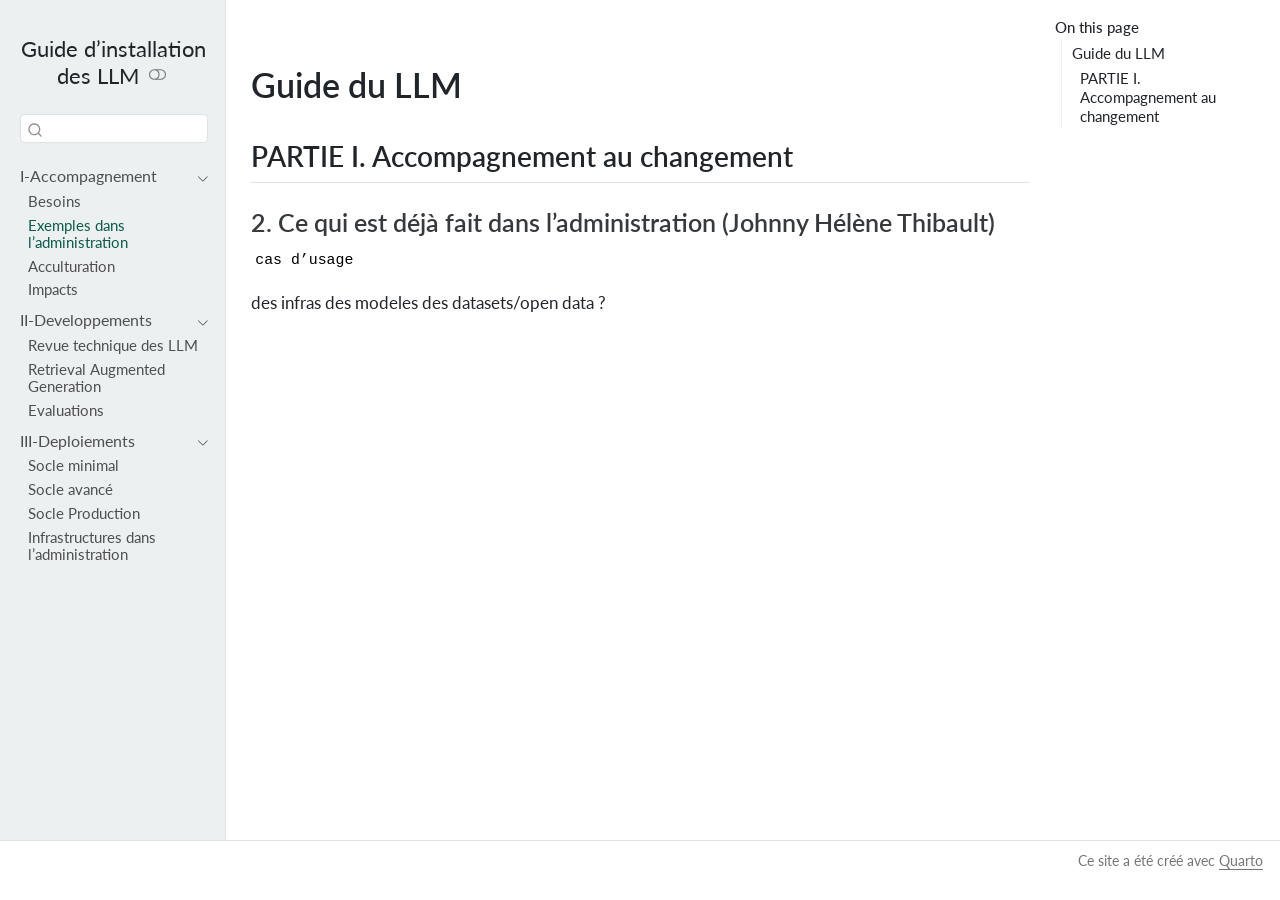
<file: I-Accompagnement/2_Deja_Fait_Admin.html>
<!DOCTYPE html>
<html xmlns="http://www.w3.org/1999/xhtml" lang="en" xml:lang="en"><head>

<meta charset="utf-8">
<meta name="generator" content="quarto-1.4.554">

<meta name="viewport" content="width=device-width, initial-scale=1.0, user-scalable=yes">


<title>Guide d’installation des LLM</title>
<style>
code{white-space: pre-wrap;}
span.smallcaps{font-variant: small-caps;}
div.columns{display: flex; gap: min(4vw, 1.5em);}
div.column{flex: auto; overflow-x: auto;}
div.hanging-indent{margin-left: 1.5em; text-indent: -1.5em;}
ul.task-list{list-style: none;}
ul.task-list li input[type="checkbox"] {
  width: 0.8em;
  margin: 0 0.8em 0.2em -1em; /* quarto-specific, see https://github.com/quarto-dev/quarto-cli/issues/4556 */ 
  vertical-align: middle;
}
</style>


<script src="../site_libs/quarto-nav/quarto-nav.js"></script>
<script src="../site_libs/clipboard/clipboard.min.js"></script>
<script src="../site_libs/quarto-search/autocomplete.umd.js"></script>
<script src="../site_libs/quarto-search/fuse.min.js"></script>
<script src="../site_libs/quarto-search/quarto-search.js"></script>
<meta name="quarto:offset" content="../">
<script src="../site_libs/quarto-html/quarto.js"></script>
<script src="../site_libs/quarto-html/popper.min.js"></script>
<script src="../site_libs/quarto-html/tippy.umd.min.js"></script>
<script src="../site_libs/quarto-html/anchor.min.js"></script>
<link href="../site_libs/quarto-html/tippy.css" rel="stylesheet">
<link href="../site_libs/quarto-html/quarto-syntax-highlighting.css" rel="stylesheet" class="quarto-color-scheme" id="quarto-text-highlighting-styles">
<link href="../site_libs/quarto-html/quarto-syntax-highlighting-dark.css" rel="prefetch" class="quarto-color-scheme quarto-color-alternate" id="quarto-text-highlighting-styles">
<script src="../site_libs/bootstrap/bootstrap.min.js"></script>
<link href="../site_libs/bootstrap/bootstrap-icons.css" rel="stylesheet">
<link href="../site_libs/bootstrap/bootstrap.min.css" rel="stylesheet" class="quarto-color-scheme" id="quarto-bootstrap" data-mode="light">
<link href="../site_libs/bootstrap/bootstrap-dark.min.css" rel="prefetch" class="quarto-color-scheme quarto-color-alternate" id="quarto-bootstrap" data-mode="dark">
<script id="quarto-search-options" type="application/json">{
  "location": "sidebar",
  "copy-button": false,
  "collapse-after": 3,
  "panel-placement": "start",
  "type": "textbox",
  "limit": 50,
  "keyboard-shortcut": [
    "f",
    "/",
    "s"
  ],
  "show-item-context": false,
  "language": {
    "search-no-results-text": "No results",
    "search-matching-documents-text": "matching documents",
    "search-copy-link-title": "Copy link to search",
    "search-hide-matches-text": "Hide additional matches",
    "search-more-match-text": "more match in this document",
    "search-more-matches-text": "more matches in this document",
    "search-clear-button-title": "Clear",
    "search-text-placeholder": "",
    "search-detached-cancel-button-title": "Cancel",
    "search-submit-button-title": "Submit",
    "search-label": "Search"
  }
}</script>


</head>

<body class="nav-sidebar docked">

<div id="quarto-search-results"></div>
  <header id="quarto-header" class="headroom fixed-top">
  <nav class="quarto-secondary-nav">
    <div class="container-fluid d-flex">
      <button type="button" class="quarto-btn-toggle btn" data-bs-toggle="collapse" data-bs-target=".quarto-sidebar-collapse-item" aria-controls="quarto-sidebar" aria-expanded="false" aria-label="Toggle sidebar navigation" onclick="if (window.quartoToggleHeadroom) { window.quartoToggleHeadroom(); }">
        <i class="bi bi-layout-text-sidebar-reverse"></i>
      </button>
        <nav class="quarto-page-breadcrumbs" aria-label="breadcrumb"><ol class="breadcrumb"><li class="breadcrumb-item"><a href="../I-Accompagnement/1_Besoins.html">I-Accompagnement</a></li><li class="breadcrumb-item"><a href="../I-Accompagnement/2_Deja_Fait_Admin.html">Exemples dans l’administration</a></li></ol></nav>
        <a class="flex-grow-1" role="button" data-bs-toggle="collapse" data-bs-target=".quarto-sidebar-collapse-item" aria-controls="quarto-sidebar" aria-expanded="false" aria-label="Toggle sidebar navigation" onclick="if (window.quartoToggleHeadroom) { window.quartoToggleHeadroom(); }">      
        </a>
      <button type="button" class="btn quarto-search-button" aria-label="" onclick="window.quartoOpenSearch();">
        <i class="bi bi-search"></i>
      </button>
    </div>
  </nav>
</header>
<!-- content -->
<div id="quarto-content" class="quarto-container page-columns page-rows-contents page-layout-article">
<!-- sidebar -->
  <nav id="quarto-sidebar" class="sidebar collapse collapse-horizontal quarto-sidebar-collapse-item sidebar-navigation docked overflow-auto">
    <div class="pt-lg-2 mt-2 text-center sidebar-header">
    <div class="sidebar-title mb-0 py-0">
      <a href="../">Guide d’installation des LLM</a> 
        <div class="sidebar-tools-main">
  <a href="" class="quarto-color-scheme-toggle quarto-navigation-tool  px-1" onclick="window.quartoToggleColorScheme(); return false;" title="Toggle dark mode"><i class="bi"></i></a>
</div>
    </div>
      </div>
        <div class="mt-2 flex-shrink-0 align-items-center">
        <div class="sidebar-search">
        <div id="quarto-search" class="" title="Search"></div>
        </div>
        </div>
    <div class="sidebar-menu-container"> 
    <ul class="list-unstyled mt-1">
        <li class="sidebar-item sidebar-item-section">
      <div class="sidebar-item-container"> 
            <a class="sidebar-item-text sidebar-link text-start" data-bs-toggle="collapse" data-bs-target="#quarto-sidebar-section-1" aria-expanded="true">
 <span class="menu-text">I-Accompagnement</span></a>
          <a class="sidebar-item-toggle text-start" data-bs-toggle="collapse" data-bs-target="#quarto-sidebar-section-1" aria-expanded="true" aria-label="Toggle section">
            <i class="bi bi-chevron-right ms-2"></i>
          </a> 
      </div>
      <ul id="quarto-sidebar-section-1" class="collapse list-unstyled sidebar-section depth1 show">  
          <li class="sidebar-item">
  <div class="sidebar-item-container"> 
  <a href="../I-Accompagnement/1_Besoins.html" class="sidebar-item-text sidebar-link">
 <span class="menu-text">Besoins</span></a>
  </div>
</li>
          <li class="sidebar-item">
  <div class="sidebar-item-container"> 
  <a href="../I-Accompagnement/2_Deja_Fait_Admin.html" class="sidebar-item-text sidebar-link active">
 <span class="menu-text">Exemples dans l’administration</span></a>
  </div>
</li>
          <li class="sidebar-item">
  <div class="sidebar-item-container"> 
  <a href="../I-Accompagnement/3_Acculturation.html" class="sidebar-item-text sidebar-link">
 <span class="menu-text">Acculturation</span></a>
  </div>
</li>
          <li class="sidebar-item">
  <div class="sidebar-item-container"> 
  <a href="../I-Accompagnement/4_Impacts.html" class="sidebar-item-text sidebar-link">
 <span class="menu-text">Impacts</span></a>
  </div>
</li>
      </ul>
  </li>
        <li class="sidebar-item sidebar-item-section">
      <div class="sidebar-item-container"> 
            <a class="sidebar-item-text sidebar-link text-start" data-bs-toggle="collapse" data-bs-target="#quarto-sidebar-section-2" aria-expanded="true">
 <span class="menu-text">II-Developpements</span></a>
          <a class="sidebar-item-toggle text-start" data-bs-toggle="collapse" data-bs-target="#quarto-sidebar-section-2" aria-expanded="true" aria-label="Toggle section">
            <i class="bi bi-chevron-right ms-2"></i>
          </a> 
      </div>
      <ul id="quarto-sidebar-section-2" class="collapse list-unstyled sidebar-section depth1 show">  
          <li class="sidebar-item">
  <div class="sidebar-item-container"> 
  <a href="../II-Developpements/1_Revue_Technique_LLM.html" class="sidebar-item-text sidebar-link">
 <span class="menu-text">Revue technique des LLM</span></a>
  </div>
</li>
          <li class="sidebar-item">
  <div class="sidebar-item-container"> 
  <a href="../II-Developpements/2_RAG.html" class="sidebar-item-text sidebar-link">
 <span class="menu-text">Retrieval Augmented Generation</span></a>
  </div>
</li>
          <li class="sidebar-item">
  <div class="sidebar-item-container"> 
  <a href="../II-Developpements/3_Evaluations.html" class="sidebar-item-text sidebar-link">
 <span class="menu-text">Evaluations</span></a>
  </div>
</li>
      </ul>
  </li>
        <li class="sidebar-item sidebar-item-section">
      <div class="sidebar-item-container"> 
            <a class="sidebar-item-text sidebar-link text-start" data-bs-toggle="collapse" data-bs-target="#quarto-sidebar-section-3" aria-expanded="true">
 <span class="menu-text">III-Deploiements</span></a>
          <a class="sidebar-item-toggle text-start" data-bs-toggle="collapse" data-bs-target="#quarto-sidebar-section-3" aria-expanded="true" aria-label="Toggle section">
            <i class="bi bi-chevron-right ms-2"></i>
          </a> 
      </div>
      <ul id="quarto-sidebar-section-3" class="collapse list-unstyled sidebar-section depth1 show">  
          <li class="sidebar-item">
  <div class="sidebar-item-container"> 
  <a href="../III-Deploiements/1_Socle_minimal.html" class="sidebar-item-text sidebar-link">
 <span class="menu-text">Socle minimal</span></a>
  </div>
</li>
          <li class="sidebar-item">
  <div class="sidebar-item-container"> 
  <a href="../III-Deploiements/2_Socle_avance.html" class="sidebar-item-text sidebar-link">
 <span class="menu-text">Socle avancé</span></a>
  </div>
</li>
          <li class="sidebar-item">
  <div class="sidebar-item-container"> 
  <a href="../III-Deploiements/3_Socle_Production.html" class="sidebar-item-text sidebar-link">
 <span class="menu-text">Socle Production</span></a>
  </div>
</li>
          <li class="sidebar-item">
  <div class="sidebar-item-container"> 
  <a href="../III-Deploiements/4_Infras_administrations.html" class="sidebar-item-text sidebar-link">
 <span class="menu-text">Infrastructures dans l’administration</span></a>
  </div>
</li>
      </ul>
  </li>
    </ul>
    </div>
</nav>
<div id="quarto-sidebar-glass" class="quarto-sidebar-collapse-item" data-bs-toggle="collapse" data-bs-target=".quarto-sidebar-collapse-item"></div>
<!-- margin-sidebar -->
    <div id="quarto-margin-sidebar" class="sidebar margin-sidebar">
        <nav id="TOC" role="doc-toc" class="toc-active">
    <h2 id="toc-title">On this page</h2>
   
  <ul>
  <li><a href="#guide-du-llm" id="toc-guide-du-llm" class="nav-link active" data-scroll-target="#guide-du-llm">Guide du LLM</a>
  <ul class="collapse">
  <li><a href="#partie-i.-accompagnement-au-changement" id="toc-partie-i.-accompagnement-au-changement" class="nav-link" data-scroll-target="#partie-i.-accompagnement-au-changement">PARTIE I. Accompagnement au changement</a>
  <ul class="collapse">
  <li><a href="#ce-qui-est-déjà-fait-dans-ladministration-johnny-hélène-thibault" id="toc-ce-qui-est-déjà-fait-dans-ladministration-johnny-hélène-thibault" class="nav-link" data-scroll-target="#ce-qui-est-déjà-fait-dans-ladministration-johnny-hélène-thibault">2. Ce qui est déjà fait dans l’administration (Johnny Hélène Thibault)</a></li>
  </ul></li>
  </ul></li>
  </ul>
</nav>
    </div>
<!-- main -->
<main class="content" id="quarto-document-content">




<section id="guide-du-llm" class="level1">
<h1>Guide du LLM</h1>
<section id="partie-i.-accompagnement-au-changement" class="level2">
<h2 class="anchored" data-anchor-id="partie-i.-accompagnement-au-changement">PARTIE I. Accompagnement au changement</h2>
<section id="ce-qui-est-déjà-fait-dans-ladministration-johnny-hélène-thibault" class="level3">
<h3 class="anchored" data-anchor-id="ce-qui-est-déjà-fait-dans-ladministration-johnny-hélène-thibault">2. Ce qui est déjà fait dans l’administration (Johnny Hélène Thibault)</h3>
<pre><code>cas d’usage</code></pre>
<p>des infras des modeles des datasets/open data&nbsp;?</p>


</section>
</section>
</section>

</main> <!-- /main -->
<script id="quarto-html-after-body" type="application/javascript">
window.document.addEventListener("DOMContentLoaded", function (event) {
  const toggleBodyColorMode = (bsSheetEl) => {
    const mode = bsSheetEl.getAttribute("data-mode");
    const bodyEl = window.document.querySelector("body");
    if (mode === "dark") {
      bodyEl.classList.add("quarto-dark");
      bodyEl.classList.remove("quarto-light");
    } else {
      bodyEl.classList.add("quarto-light");
      bodyEl.classList.remove("quarto-dark");
    }
  }
  const toggleBodyColorPrimary = () => {
    const bsSheetEl = window.document.querySelector("link#quarto-bootstrap");
    if (bsSheetEl) {
      toggleBodyColorMode(bsSheetEl);
    }
  }
  toggleBodyColorPrimary();  
  const disableStylesheet = (stylesheets) => {
    for (let i=0; i < stylesheets.length; i++) {
      const stylesheet = stylesheets[i];
      stylesheet.rel = 'prefetch';
    }
  }
  const enableStylesheet = (stylesheets) => {
    for (let i=0; i < stylesheets.length; i++) {
      const stylesheet = stylesheets[i];
      stylesheet.rel = 'stylesheet';
    }
  }
  const manageTransitions = (selector, allowTransitions) => {
    const els = window.document.querySelectorAll(selector);
    for (let i=0; i < els.length; i++) {
      const el = els[i];
      if (allowTransitions) {
        el.classList.remove('notransition');
      } else {
        el.classList.add('notransition');
      }
    }
  }
  const toggleGiscusIfUsed = (isAlternate, darkModeDefault) => {
    const baseTheme = document.querySelector('#giscus-base-theme')?.value ?? 'light';
    const alternateTheme = document.querySelector('#giscus-alt-theme')?.value ?? 'dark';
    let newTheme = '';
    if(darkModeDefault) {
      newTheme = isAlternate ? baseTheme : alternateTheme;
    } else {
      newTheme = isAlternate ? alternateTheme : baseTheme;
    }
    const changeGiscusTheme = () => {
      // From: https://github.com/giscus/giscus/issues/336
      const sendMessage = (message) => {
        const iframe = document.querySelector('iframe.giscus-frame');
        if (!iframe) return;
        iframe.contentWindow.postMessage({ giscus: message }, 'https://giscus.app');
      }
      sendMessage({
        setConfig: {
          theme: newTheme
        }
      });
    }
    const isGiscussLoaded = window.document.querySelector('iframe.giscus-frame') !== null;
    if (isGiscussLoaded) {
      changeGiscusTheme();
    }
  }
  const toggleColorMode = (alternate) => {
    // Switch the stylesheets
    const alternateStylesheets = window.document.querySelectorAll('link.quarto-color-scheme.quarto-color-alternate');
    manageTransitions('#quarto-margin-sidebar .nav-link', false);
    if (alternate) {
      enableStylesheet(alternateStylesheets);
      for (const sheetNode of alternateStylesheets) {
        if (sheetNode.id === "quarto-bootstrap") {
          toggleBodyColorMode(sheetNode);
        }
      }
    } else {
      disableStylesheet(alternateStylesheets);
      toggleBodyColorPrimary();
    }
    manageTransitions('#quarto-margin-sidebar .nav-link', true);
    // Switch the toggles
    const toggles = window.document.querySelectorAll('.quarto-color-scheme-toggle');
    for (let i=0; i < toggles.length; i++) {
      const toggle = toggles[i];
      if (toggle) {
        if (alternate) {
          toggle.classList.add("alternate");     
        } else {
          toggle.classList.remove("alternate");
        }
      }
    }
    // Hack to workaround the fact that safari doesn't
    // properly recolor the scrollbar when toggling (#1455)
    if (navigator.userAgent.indexOf('Safari') > 0 && navigator.userAgent.indexOf('Chrome') == -1) {
      manageTransitions("body", false);
      window.scrollTo(0, 1);
      setTimeout(() => {
        window.scrollTo(0, 0);
        manageTransitions("body", true);
      }, 40);  
    }
  }
  const isFileUrl = () => { 
    return window.location.protocol === 'file:';
  }
  const hasAlternateSentinel = () => {  
    let styleSentinel = getColorSchemeSentinel();
    if (styleSentinel !== null) {
      return styleSentinel === "alternate";
    } else {
      return false;
    }
  }
  const setStyleSentinel = (alternate) => {
    const value = alternate ? "alternate" : "default";
    if (!isFileUrl()) {
      window.localStorage.setItem("quarto-color-scheme", value);
    } else {
      localAlternateSentinel = value;
    }
  }
  const getColorSchemeSentinel = () => {
    if (!isFileUrl()) {
      const storageValue = window.localStorage.getItem("quarto-color-scheme");
      return storageValue != null ? storageValue : localAlternateSentinel;
    } else {
      return localAlternateSentinel;
    }
  }
  const darkModeDefault = false;
  let localAlternateSentinel = darkModeDefault ? 'alternate' : 'default';
  // Dark / light mode switch
  window.quartoToggleColorScheme = () => {
    // Read the current dark / light value 
    let toAlternate = !hasAlternateSentinel();
    toggleColorMode(toAlternate);
    setStyleSentinel(toAlternate);
    toggleGiscusIfUsed(toAlternate, darkModeDefault);
  };
  // Ensure there is a toggle, if there isn't float one in the top right
  if (window.document.querySelector('.quarto-color-scheme-toggle') === null) {
    const a = window.document.createElement('a');
    a.classList.add('top-right');
    a.classList.add('quarto-color-scheme-toggle');
    a.href = "";
    a.onclick = function() { try { window.quartoToggleColorScheme(); } catch {} return false; };
    const i = window.document.createElement("i");
    i.classList.add('bi');
    a.appendChild(i);
    window.document.body.appendChild(a);
  }
  // Switch to dark mode if need be
  if (hasAlternateSentinel()) {
    toggleColorMode(true);
  } else {
    toggleColorMode(false);
  }
  const icon = "";
  const anchorJS = new window.AnchorJS();
  anchorJS.options = {
    placement: 'right',
    icon: icon
  };
  anchorJS.add('.anchored');
  const isCodeAnnotation = (el) => {
    for (const clz of el.classList) {
      if (clz.startsWith('code-annotation-')) {                     
        return true;
      }
    }
    return false;
  }
  const clipboard = new window.ClipboardJS('.code-copy-button', {
    text: function(trigger) {
      const codeEl = trigger.previousElementSibling.cloneNode(true);
      for (const childEl of codeEl.children) {
        if (isCodeAnnotation(childEl)) {
          childEl.remove();
        }
      }
      return codeEl.innerText;
    }
  });
  clipboard.on('success', function(e) {
    // button target
    const button = e.trigger;
    // don't keep focus
    button.blur();
    // flash "checked"
    button.classList.add('code-copy-button-checked');
    var currentTitle = button.getAttribute("title");
    button.setAttribute("title", "Copied!");
    let tooltip;
    if (window.bootstrap) {
      button.setAttribute("data-bs-toggle", "tooltip");
      button.setAttribute("data-bs-placement", "left");
      button.setAttribute("data-bs-title", "Copied!");
      tooltip = new bootstrap.Tooltip(button, 
        { trigger: "manual", 
          customClass: "code-copy-button-tooltip",
          offset: [0, -8]});
      tooltip.show();    
    }
    setTimeout(function() {
      if (tooltip) {
        tooltip.hide();
        button.removeAttribute("data-bs-title");
        button.removeAttribute("data-bs-toggle");
        button.removeAttribute("data-bs-placement");
      }
      button.setAttribute("title", currentTitle);
      button.classList.remove('code-copy-button-checked');
    }, 1000);
    // clear code selection
    e.clearSelection();
  });
    var localhostRegex = new RegExp(/^(?:http|https):\/\/localhost\:?[0-9]*\//);
    var mailtoRegex = new RegExp(/^mailto:/);
      var filterRegex = new RegExp("https:\/\/cthiounn\.github\.io\/kallm\/");
    var isInternal = (href) => {
        return filterRegex.test(href) || localhostRegex.test(href) || mailtoRegex.test(href);
    }
    // Inspect non-navigation links and adorn them if external
 	var links = window.document.querySelectorAll('a[href]:not(.nav-link):not(.navbar-brand):not(.toc-action):not(.sidebar-link):not(.sidebar-item-toggle):not(.pagination-link):not(.no-external):not([aria-hidden]):not(.dropdown-item):not(.quarto-navigation-tool)');
    for (var i=0; i<links.length; i++) {
      const link = links[i];
      if (!isInternal(link.href)) {
        // undo the damage that might have been done by quarto-nav.js in the case of
        // links that we want to consider external
        if (link.dataset.originalHref !== undefined) {
          link.href = link.dataset.originalHref;
        }
      }
    }
  function tippyHover(el, contentFn, onTriggerFn, onUntriggerFn) {
    const config = {
      allowHTML: true,
      maxWidth: 500,
      delay: 100,
      arrow: false,
      appendTo: function(el) {
          return el.parentElement;
      },
      interactive: true,
      interactiveBorder: 10,
      theme: 'quarto',
      placement: 'bottom-start',
    };
    if (contentFn) {
      config.content = contentFn;
    }
    if (onTriggerFn) {
      config.onTrigger = onTriggerFn;
    }
    if (onUntriggerFn) {
      config.onUntrigger = onUntriggerFn;
    }
    window.tippy(el, config); 
  }
  const noterefs = window.document.querySelectorAll('a[role="doc-noteref"]');
  for (var i=0; i<noterefs.length; i++) {
    const ref = noterefs[i];
    tippyHover(ref, function() {
      // use id or data attribute instead here
      let href = ref.getAttribute('data-footnote-href') || ref.getAttribute('href');
      try { href = new URL(href).hash; } catch {}
      const id = href.replace(/^#\/?/, "");
      const note = window.document.getElementById(id);
      if (note) {
        return note.innerHTML;
      } else {
        return "";
      }
    });
  }
  const xrefs = window.document.querySelectorAll('a.quarto-xref');
  const processXRef = (id, note) => {
    // Strip column container classes
    const stripColumnClz = (el) => {
      el.classList.remove("page-full", "page-columns");
      if (el.children) {
        for (const child of el.children) {
          stripColumnClz(child);
        }
      }
    }
    stripColumnClz(note)
    if (id === null || id.startsWith('sec-')) {
      // Special case sections, only their first couple elements
      const container = document.createElement("div");
      if (note.children && note.children.length > 2) {
        container.appendChild(note.children[0].cloneNode(true));
        for (let i = 1; i < note.children.length; i++) {
          const child = note.children[i];
          if (child.tagName === "P" && child.innerText === "") {
            continue;
          } else {
            container.appendChild(child.cloneNode(true));
            break;
          }
        }
        if (window.Quarto?.typesetMath) {
          window.Quarto.typesetMath(container);
        }
        return container.innerHTML
      } else {
        if (window.Quarto?.typesetMath) {
          window.Quarto.typesetMath(note);
        }
        return note.innerHTML;
      }
    } else {
      // Remove any anchor links if they are present
      const anchorLink = note.querySelector('a.anchorjs-link');
      if (anchorLink) {
        anchorLink.remove();
      }
      if (window.Quarto?.typesetMath) {
        window.Quarto.typesetMath(note);
      }
      // TODO in 1.5, we should make sure this works without a callout special case
      if (note.classList.contains("callout")) {
        return note.outerHTML;
      } else {
        return note.innerHTML;
      }
    }
  }
  for (var i=0; i<xrefs.length; i++) {
    const xref = xrefs[i];
    tippyHover(xref, undefined, function(instance) {
      instance.disable();
      let url = xref.getAttribute('href');
      let hash = undefined; 
      if (url.startsWith('#')) {
        hash = url;
      } else {
        try { hash = new URL(url).hash; } catch {}
      }
      if (hash) {
        const id = hash.replace(/^#\/?/, "");
        const note = window.document.getElementById(id);
        if (note !== null) {
          try {
            const html = processXRef(id, note.cloneNode(true));
            instance.setContent(html);
          } finally {
            instance.enable();
            instance.show();
          }
        } else {
          // See if we can fetch this
          fetch(url.split('#')[0])
          .then(res => res.text())
          .then(html => {
            const parser = new DOMParser();
            const htmlDoc = parser.parseFromString(html, "text/html");
            const note = htmlDoc.getElementById(id);
            if (note !== null) {
              const html = processXRef(id, note);
              instance.setContent(html);
            } 
          }).finally(() => {
            instance.enable();
            instance.show();
          });
        }
      } else {
        // See if we can fetch a full url (with no hash to target)
        // This is a special case and we should probably do some content thinning / targeting
        fetch(url)
        .then(res => res.text())
        .then(html => {
          const parser = new DOMParser();
          const htmlDoc = parser.parseFromString(html, "text/html");
          const note = htmlDoc.querySelector('main.content');
          if (note !== null) {
            // This should only happen for chapter cross references
            // (since there is no id in the URL)
            // remove the first header
            if (note.children.length > 0 && note.children[0].tagName === "HEADER") {
              note.children[0].remove();
            }
            const html = processXRef(null, note);
            instance.setContent(html);
          } 
        }).finally(() => {
          instance.enable();
          instance.show();
        });
      }
    }, function(instance) {
    });
  }
      let selectedAnnoteEl;
      const selectorForAnnotation = ( cell, annotation) => {
        let cellAttr = 'data-code-cell="' + cell + '"';
        let lineAttr = 'data-code-annotation="' +  annotation + '"';
        const selector = 'span[' + cellAttr + '][' + lineAttr + ']';
        return selector;
      }
      const selectCodeLines = (annoteEl) => {
        const doc = window.document;
        const targetCell = annoteEl.getAttribute("data-target-cell");
        const targetAnnotation = annoteEl.getAttribute("data-target-annotation");
        const annoteSpan = window.document.querySelector(selectorForAnnotation(targetCell, targetAnnotation));
        const lines = annoteSpan.getAttribute("data-code-lines").split(",");
        const lineIds = lines.map((line) => {
          return targetCell + "-" + line;
        })
        let top = null;
        let height = null;
        let parent = null;
        if (lineIds.length > 0) {
            //compute the position of the single el (top and bottom and make a div)
            const el = window.document.getElementById(lineIds[0]);
            top = el.offsetTop;
            height = el.offsetHeight;
            parent = el.parentElement.parentElement;
          if (lineIds.length > 1) {
            const lastEl = window.document.getElementById(lineIds[lineIds.length - 1]);
            const bottom = lastEl.offsetTop + lastEl.offsetHeight;
            height = bottom - top;
          }
          if (top !== null && height !== null && parent !== null) {
            // cook up a div (if necessary) and position it 
            let div = window.document.getElementById("code-annotation-line-highlight");
            if (div === null) {
              div = window.document.createElement("div");
              div.setAttribute("id", "code-annotation-line-highlight");
              div.style.position = 'absolute';
              parent.appendChild(div);
            }
            div.style.top = top - 2 + "px";
            div.style.height = height + 4 + "px";
            div.style.left = 0;
            let gutterDiv = window.document.getElementById("code-annotation-line-highlight-gutter");
            if (gutterDiv === null) {
              gutterDiv = window.document.createElement("div");
              gutterDiv.setAttribute("id", "code-annotation-line-highlight-gutter");
              gutterDiv.style.position = 'absolute';
              const codeCell = window.document.getElementById(targetCell);
              const gutter = codeCell.querySelector('.code-annotation-gutter');
              gutter.appendChild(gutterDiv);
            }
            gutterDiv.style.top = top - 2 + "px";
            gutterDiv.style.height = height + 4 + "px";
          }
          selectedAnnoteEl = annoteEl;
        }
      };
      const unselectCodeLines = () => {
        const elementsIds = ["code-annotation-line-highlight", "code-annotation-line-highlight-gutter"];
        elementsIds.forEach((elId) => {
          const div = window.document.getElementById(elId);
          if (div) {
            div.remove();
          }
        });
        selectedAnnoteEl = undefined;
      };
        // Handle positioning of the toggle
    window.addEventListener(
      "resize",
      throttle(() => {
        elRect = undefined;
        if (selectedAnnoteEl) {
          selectCodeLines(selectedAnnoteEl);
        }
      }, 10)
    );
    function throttle(fn, ms) {
    let throttle = false;
    let timer;
      return (...args) => {
        if(!throttle) { // first call gets through
            fn.apply(this, args);
            throttle = true;
        } else { // all the others get throttled
            if(timer) clearTimeout(timer); // cancel #2
            timer = setTimeout(() => {
              fn.apply(this, args);
              timer = throttle = false;
            }, ms);
        }
      };
    }
      // Attach click handler to the DT
      const annoteDls = window.document.querySelectorAll('dt[data-target-cell]');
      for (const annoteDlNode of annoteDls) {
        annoteDlNode.addEventListener('click', (event) => {
          const clickedEl = event.target;
          if (clickedEl !== selectedAnnoteEl) {
            unselectCodeLines();
            const activeEl = window.document.querySelector('dt[data-target-cell].code-annotation-active');
            if (activeEl) {
              activeEl.classList.remove('code-annotation-active');
            }
            selectCodeLines(clickedEl);
            clickedEl.classList.add('code-annotation-active');
          } else {
            // Unselect the line
            unselectCodeLines();
            clickedEl.classList.remove('code-annotation-active');
          }
        });
      }
  const findCites = (el) => {
    const parentEl = el.parentElement;
    if (parentEl) {
      const cites = parentEl.dataset.cites;
      if (cites) {
        return {
          el,
          cites: cites.split(' ')
        };
      } else {
        return findCites(el.parentElement)
      }
    } else {
      return undefined;
    }
  };
  var bibliorefs = window.document.querySelectorAll('a[role="doc-biblioref"]');
  for (var i=0; i<bibliorefs.length; i++) {
    const ref = bibliorefs[i];
    const citeInfo = findCites(ref);
    if (citeInfo) {
      tippyHover(citeInfo.el, function() {
        var popup = window.document.createElement('div');
        citeInfo.cites.forEach(function(cite) {
          var citeDiv = window.document.createElement('div');
          citeDiv.classList.add('hanging-indent');
          citeDiv.classList.add('csl-entry');
          var biblioDiv = window.document.getElementById('ref-' + cite);
          if (biblioDiv) {
            citeDiv.innerHTML = biblioDiv.innerHTML;
          }
          popup.appendChild(citeDiv);
        });
        return popup.innerHTML;
      });
    }
  }
});
</script>
</div> <!-- /content -->
<footer class="footer">
  <div class="nav-footer">
    <div class="nav-footer-left">
      &nbsp;
    </div>   
    <div class="nav-footer-center">
      &nbsp;
    </div>
    <div class="nav-footer-right">
<p>Ce site a été créé avec <a href="https://quarto.org/">Quarto</a></p>
</div>
  </div>
</footer>




</body></html>
</file>
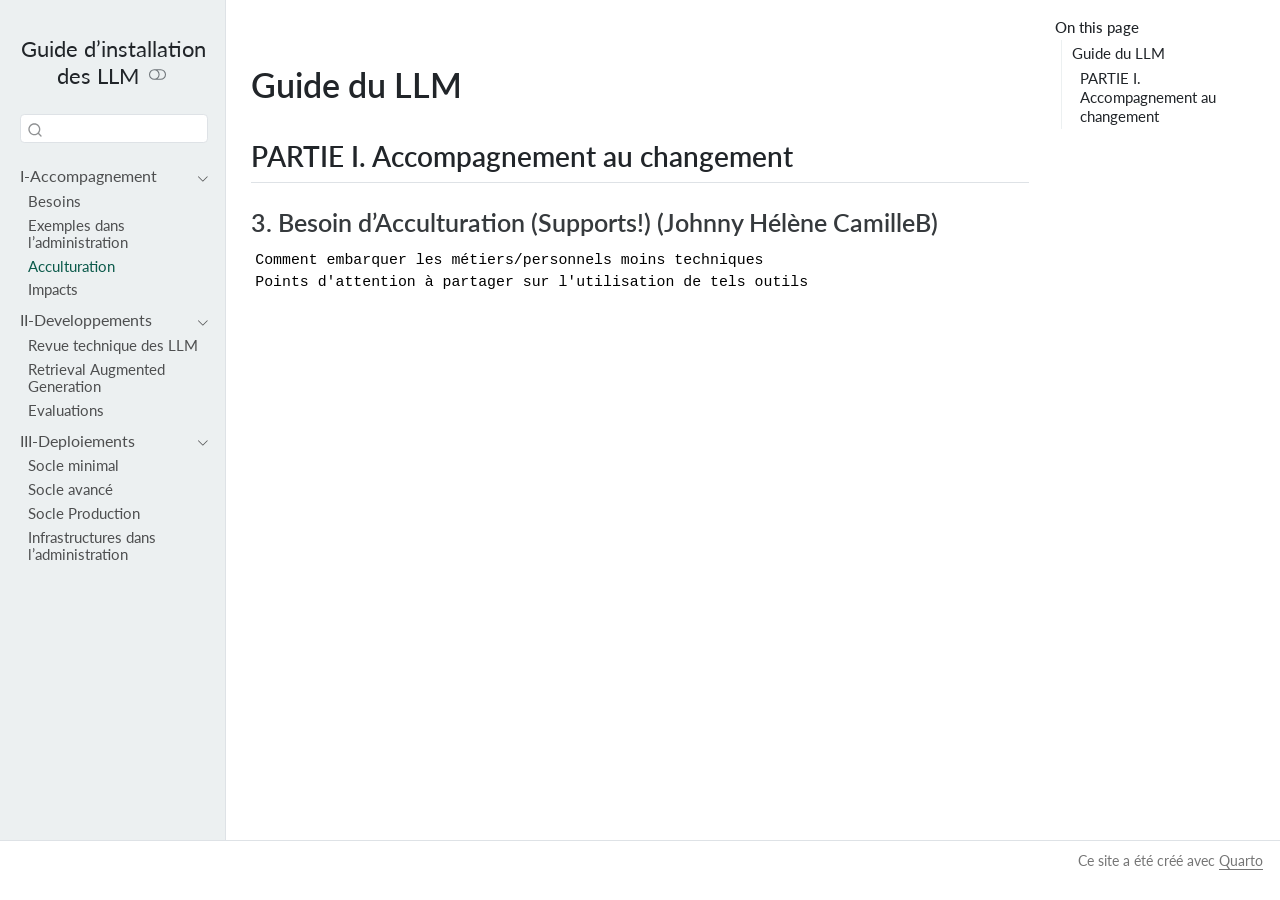
<file: I-Accompagnement/3_Acculturation.html>
<!DOCTYPE html>
<html xmlns="http://www.w3.org/1999/xhtml" lang="en" xml:lang="en"><head>

<meta charset="utf-8">
<meta name="generator" content="quarto-1.4.554">

<meta name="viewport" content="width=device-width, initial-scale=1.0, user-scalable=yes">


<title>Guide d’installation des LLM</title>
<style>
code{white-space: pre-wrap;}
span.smallcaps{font-variant: small-caps;}
div.columns{display: flex; gap: min(4vw, 1.5em);}
div.column{flex: auto; overflow-x: auto;}
div.hanging-indent{margin-left: 1.5em; text-indent: -1.5em;}
ul.task-list{list-style: none;}
ul.task-list li input[type="checkbox"] {
  width: 0.8em;
  margin: 0 0.8em 0.2em -1em; /* quarto-specific, see https://github.com/quarto-dev/quarto-cli/issues/4556 */ 
  vertical-align: middle;
}
</style>


<script src="../site_libs/quarto-nav/quarto-nav.js"></script>
<script src="../site_libs/clipboard/clipboard.min.js"></script>
<script src="../site_libs/quarto-search/autocomplete.umd.js"></script>
<script src="../site_libs/quarto-search/fuse.min.js"></script>
<script src="../site_libs/quarto-search/quarto-search.js"></script>
<meta name="quarto:offset" content="../">
<script src="../site_libs/quarto-html/quarto.js"></script>
<script src="../site_libs/quarto-html/popper.min.js"></script>
<script src="../site_libs/quarto-html/tippy.umd.min.js"></script>
<script src="../site_libs/quarto-html/anchor.min.js"></script>
<link href="../site_libs/quarto-html/tippy.css" rel="stylesheet">
<link href="../site_libs/quarto-html/quarto-syntax-highlighting.css" rel="stylesheet" class="quarto-color-scheme" id="quarto-text-highlighting-styles">
<link href="../site_libs/quarto-html/quarto-syntax-highlighting-dark.css" rel="prefetch" class="quarto-color-scheme quarto-color-alternate" id="quarto-text-highlighting-styles">
<script src="../site_libs/bootstrap/bootstrap.min.js"></script>
<link href="../site_libs/bootstrap/bootstrap-icons.css" rel="stylesheet">
<link href="../site_libs/bootstrap/bootstrap.min.css" rel="stylesheet" class="quarto-color-scheme" id="quarto-bootstrap" data-mode="light">
<link href="../site_libs/bootstrap/bootstrap-dark.min.css" rel="prefetch" class="quarto-color-scheme quarto-color-alternate" id="quarto-bootstrap" data-mode="dark">
<script id="quarto-search-options" type="application/json">{
  "location": "sidebar",
  "copy-button": false,
  "collapse-after": 3,
  "panel-placement": "start",
  "type": "textbox",
  "limit": 50,
  "keyboard-shortcut": [
    "f",
    "/",
    "s"
  ],
  "show-item-context": false,
  "language": {
    "search-no-results-text": "No results",
    "search-matching-documents-text": "matching documents",
    "search-copy-link-title": "Copy link to search",
    "search-hide-matches-text": "Hide additional matches",
    "search-more-match-text": "more match in this document",
    "search-more-matches-text": "more matches in this document",
    "search-clear-button-title": "Clear",
    "search-text-placeholder": "",
    "search-detached-cancel-button-title": "Cancel",
    "search-submit-button-title": "Submit",
    "search-label": "Search"
  }
}</script>


</head>

<body class="nav-sidebar docked">

<div id="quarto-search-results"></div>
  <header id="quarto-header" class="headroom fixed-top">
  <nav class="quarto-secondary-nav">
    <div class="container-fluid d-flex">
      <button type="button" class="quarto-btn-toggle btn" data-bs-toggle="collapse" data-bs-target=".quarto-sidebar-collapse-item" aria-controls="quarto-sidebar" aria-expanded="false" aria-label="Toggle sidebar navigation" onclick="if (window.quartoToggleHeadroom) { window.quartoToggleHeadroom(); }">
        <i class="bi bi-layout-text-sidebar-reverse"></i>
      </button>
        <nav class="quarto-page-breadcrumbs" aria-label="breadcrumb"><ol class="breadcrumb"><li class="breadcrumb-item"><a href="../I-Accompagnement/1_Besoins.html">I-Accompagnement</a></li><li class="breadcrumb-item"><a href="../I-Accompagnement/3_Acculturation.html">Acculturation</a></li></ol></nav>
        <a class="flex-grow-1" role="button" data-bs-toggle="collapse" data-bs-target=".quarto-sidebar-collapse-item" aria-controls="quarto-sidebar" aria-expanded="false" aria-label="Toggle sidebar navigation" onclick="if (window.quartoToggleHeadroom) { window.quartoToggleHeadroom(); }">      
        </a>
      <button type="button" class="btn quarto-search-button" aria-label="" onclick="window.quartoOpenSearch();">
        <i class="bi bi-search"></i>
      </button>
    </div>
  </nav>
</header>
<!-- content -->
<div id="quarto-content" class="quarto-container page-columns page-rows-contents page-layout-article">
<!-- sidebar -->
  <nav id="quarto-sidebar" class="sidebar collapse collapse-horizontal quarto-sidebar-collapse-item sidebar-navigation docked overflow-auto">
    <div class="pt-lg-2 mt-2 text-center sidebar-header">
    <div class="sidebar-title mb-0 py-0">
      <a href="../">Guide d’installation des LLM</a> 
        <div class="sidebar-tools-main">
  <a href="" class="quarto-color-scheme-toggle quarto-navigation-tool  px-1" onclick="window.quartoToggleColorScheme(); return false;" title="Toggle dark mode"><i class="bi"></i></a>
</div>
    </div>
      </div>
        <div class="mt-2 flex-shrink-0 align-items-center">
        <div class="sidebar-search">
        <div id="quarto-search" class="" title="Search"></div>
        </div>
        </div>
    <div class="sidebar-menu-container"> 
    <ul class="list-unstyled mt-1">
        <li class="sidebar-item sidebar-item-section">
      <div class="sidebar-item-container"> 
            <a class="sidebar-item-text sidebar-link text-start" data-bs-toggle="collapse" data-bs-target="#quarto-sidebar-section-1" aria-expanded="true">
 <span class="menu-text">I-Accompagnement</span></a>
          <a class="sidebar-item-toggle text-start" data-bs-toggle="collapse" data-bs-target="#quarto-sidebar-section-1" aria-expanded="true" aria-label="Toggle section">
            <i class="bi bi-chevron-right ms-2"></i>
          </a> 
      </div>
      <ul id="quarto-sidebar-section-1" class="collapse list-unstyled sidebar-section depth1 show">  
          <li class="sidebar-item">
  <div class="sidebar-item-container"> 
  <a href="../I-Accompagnement/1_Besoins.html" class="sidebar-item-text sidebar-link">
 <span class="menu-text">Besoins</span></a>
  </div>
</li>
          <li class="sidebar-item">
  <div class="sidebar-item-container"> 
  <a href="../I-Accompagnement/2_Deja_Fait_Admin.html" class="sidebar-item-text sidebar-link">
 <span class="menu-text">Exemples dans l’administration</span></a>
  </div>
</li>
          <li class="sidebar-item">
  <div class="sidebar-item-container"> 
  <a href="../I-Accompagnement/3_Acculturation.html" class="sidebar-item-text sidebar-link active">
 <span class="menu-text">Acculturation</span></a>
  </div>
</li>
          <li class="sidebar-item">
  <div class="sidebar-item-container"> 
  <a href="../I-Accompagnement/4_Impacts.html" class="sidebar-item-text sidebar-link">
 <span class="menu-text">Impacts</span></a>
  </div>
</li>
      </ul>
  </li>
        <li class="sidebar-item sidebar-item-section">
      <div class="sidebar-item-container"> 
            <a class="sidebar-item-text sidebar-link text-start" data-bs-toggle="collapse" data-bs-target="#quarto-sidebar-section-2" aria-expanded="true">
 <span class="menu-text">II-Developpements</span></a>
          <a class="sidebar-item-toggle text-start" data-bs-toggle="collapse" data-bs-target="#quarto-sidebar-section-2" aria-expanded="true" aria-label="Toggle section">
            <i class="bi bi-chevron-right ms-2"></i>
          </a> 
      </div>
      <ul id="quarto-sidebar-section-2" class="collapse list-unstyled sidebar-section depth1 show">  
          <li class="sidebar-item">
  <div class="sidebar-item-container"> 
  <a href="../II-Developpements/1_Revue_Technique_LLM.html" class="sidebar-item-text sidebar-link">
 <span class="menu-text">Revue technique des LLM</span></a>
  </div>
</li>
          <li class="sidebar-item">
  <div class="sidebar-item-container"> 
  <a href="../II-Developpements/2_RAG.html" class="sidebar-item-text sidebar-link">
 <span class="menu-text">Retrieval Augmented Generation</span></a>
  </div>
</li>
          <li class="sidebar-item">
  <div class="sidebar-item-container"> 
  <a href="../II-Developpements/3_Evaluations.html" class="sidebar-item-text sidebar-link">
 <span class="menu-text">Evaluations</span></a>
  </div>
</li>
      </ul>
  </li>
        <li class="sidebar-item sidebar-item-section">
      <div class="sidebar-item-container"> 
            <a class="sidebar-item-text sidebar-link text-start" data-bs-toggle="collapse" data-bs-target="#quarto-sidebar-section-3" aria-expanded="true">
 <span class="menu-text">III-Deploiements</span></a>
          <a class="sidebar-item-toggle text-start" data-bs-toggle="collapse" data-bs-target="#quarto-sidebar-section-3" aria-expanded="true" aria-label="Toggle section">
            <i class="bi bi-chevron-right ms-2"></i>
          </a> 
      </div>
      <ul id="quarto-sidebar-section-3" class="collapse list-unstyled sidebar-section depth1 show">  
          <li class="sidebar-item">
  <div class="sidebar-item-container"> 
  <a href="../III-Deploiements/1_Socle_minimal.html" class="sidebar-item-text sidebar-link">
 <span class="menu-text">Socle minimal</span></a>
  </div>
</li>
          <li class="sidebar-item">
  <div class="sidebar-item-container"> 
  <a href="../III-Deploiements/2_Socle_avance.html" class="sidebar-item-text sidebar-link">
 <span class="menu-text">Socle avancé</span></a>
  </div>
</li>
          <li class="sidebar-item">
  <div class="sidebar-item-container"> 
  <a href="../III-Deploiements/3_Socle_Production.html" class="sidebar-item-text sidebar-link">
 <span class="menu-text">Socle Production</span></a>
  </div>
</li>
          <li class="sidebar-item">
  <div class="sidebar-item-container"> 
  <a href="../III-Deploiements/4_Infras_administrations.html" class="sidebar-item-text sidebar-link">
 <span class="menu-text">Infrastructures dans l’administration</span></a>
  </div>
</li>
      </ul>
  </li>
    </ul>
    </div>
</nav>
<div id="quarto-sidebar-glass" class="quarto-sidebar-collapse-item" data-bs-toggle="collapse" data-bs-target=".quarto-sidebar-collapse-item"></div>
<!-- margin-sidebar -->
    <div id="quarto-margin-sidebar" class="sidebar margin-sidebar">
        <nav id="TOC" role="doc-toc" class="toc-active">
    <h2 id="toc-title">On this page</h2>
   
  <ul>
  <li><a href="#guide-du-llm" id="toc-guide-du-llm" class="nav-link active" data-scroll-target="#guide-du-llm">Guide du LLM</a>
  <ul class="collapse">
  <li><a href="#partie-i.-accompagnement-au-changement" id="toc-partie-i.-accompagnement-au-changement" class="nav-link" data-scroll-target="#partie-i.-accompagnement-au-changement">PARTIE I. Accompagnement au changement</a>
  <ul class="collapse">
  <li><a href="#besoin-dacculturation-supports-johnny-hélène-camilleb" id="toc-besoin-dacculturation-supports-johnny-hélène-camilleb" class="nav-link" data-scroll-target="#besoin-dacculturation-supports-johnny-hélène-camilleb">3. Besoin d’Acculturation (Supports!) (Johnny Hélène CamilleB)</a></li>
  </ul></li>
  </ul></li>
  </ul>
</nav>
    </div>
<!-- main -->
<main class="content" id="quarto-document-content">




<section id="guide-du-llm" class="level1">
<h1>Guide du LLM</h1>
<section id="partie-i.-accompagnement-au-changement" class="level2">
<h2 class="anchored" data-anchor-id="partie-i.-accompagnement-au-changement">PARTIE I. Accompagnement au changement</h2>
<section id="besoin-dacculturation-supports-johnny-hélène-camilleb" class="level3">
<h3 class="anchored" data-anchor-id="besoin-dacculturation-supports-johnny-hélène-camilleb">3. Besoin d’Acculturation (Supports!) (Johnny Hélène CamilleB)</h3>
<pre><code>Comment embarquer les métiers/personnels moins techniques
Points d'attention à partager sur l'utilisation de tels outils</code></pre>


</section>
</section>
</section>

</main> <!-- /main -->
<script id="quarto-html-after-body" type="application/javascript">
window.document.addEventListener("DOMContentLoaded", function (event) {
  const toggleBodyColorMode = (bsSheetEl) => {
    const mode = bsSheetEl.getAttribute("data-mode");
    const bodyEl = window.document.querySelector("body");
    if (mode === "dark") {
      bodyEl.classList.add("quarto-dark");
      bodyEl.classList.remove("quarto-light");
    } else {
      bodyEl.classList.add("quarto-light");
      bodyEl.classList.remove("quarto-dark");
    }
  }
  const toggleBodyColorPrimary = () => {
    const bsSheetEl = window.document.querySelector("link#quarto-bootstrap");
    if (bsSheetEl) {
      toggleBodyColorMode(bsSheetEl);
    }
  }
  toggleBodyColorPrimary();  
  const disableStylesheet = (stylesheets) => {
    for (let i=0; i < stylesheets.length; i++) {
      const stylesheet = stylesheets[i];
      stylesheet.rel = 'prefetch';
    }
  }
  const enableStylesheet = (stylesheets) => {
    for (let i=0; i < stylesheets.length; i++) {
      const stylesheet = stylesheets[i];
      stylesheet.rel = 'stylesheet';
    }
  }
  const manageTransitions = (selector, allowTransitions) => {
    const els = window.document.querySelectorAll(selector);
    for (let i=0; i < els.length; i++) {
      const el = els[i];
      if (allowTransitions) {
        el.classList.remove('notransition');
      } else {
        el.classList.add('notransition');
      }
    }
  }
  const toggleGiscusIfUsed = (isAlternate, darkModeDefault) => {
    const baseTheme = document.querySelector('#giscus-base-theme')?.value ?? 'light';
    const alternateTheme = document.querySelector('#giscus-alt-theme')?.value ?? 'dark';
    let newTheme = '';
    if(darkModeDefault) {
      newTheme = isAlternate ? baseTheme : alternateTheme;
    } else {
      newTheme = isAlternate ? alternateTheme : baseTheme;
    }
    const changeGiscusTheme = () => {
      // From: https://github.com/giscus/giscus/issues/336
      const sendMessage = (message) => {
        const iframe = document.querySelector('iframe.giscus-frame');
        if (!iframe) return;
        iframe.contentWindow.postMessage({ giscus: message }, 'https://giscus.app');
      }
      sendMessage({
        setConfig: {
          theme: newTheme
        }
      });
    }
    const isGiscussLoaded = window.document.querySelector('iframe.giscus-frame') !== null;
    if (isGiscussLoaded) {
      changeGiscusTheme();
    }
  }
  const toggleColorMode = (alternate) => {
    // Switch the stylesheets
    const alternateStylesheets = window.document.querySelectorAll('link.quarto-color-scheme.quarto-color-alternate');
    manageTransitions('#quarto-margin-sidebar .nav-link', false);
    if (alternate) {
      enableStylesheet(alternateStylesheets);
      for (const sheetNode of alternateStylesheets) {
        if (sheetNode.id === "quarto-bootstrap") {
          toggleBodyColorMode(sheetNode);
        }
      }
    } else {
      disableStylesheet(alternateStylesheets);
      toggleBodyColorPrimary();
    }
    manageTransitions('#quarto-margin-sidebar .nav-link', true);
    // Switch the toggles
    const toggles = window.document.querySelectorAll('.quarto-color-scheme-toggle');
    for (let i=0; i < toggles.length; i++) {
      const toggle = toggles[i];
      if (toggle) {
        if (alternate) {
          toggle.classList.add("alternate");     
        } else {
          toggle.classList.remove("alternate");
        }
      }
    }
    // Hack to workaround the fact that safari doesn't
    // properly recolor the scrollbar when toggling (#1455)
    if (navigator.userAgent.indexOf('Safari') > 0 && navigator.userAgent.indexOf('Chrome') == -1) {
      manageTransitions("body", false);
      window.scrollTo(0, 1);
      setTimeout(() => {
        window.scrollTo(0, 0);
        manageTransitions("body", true);
      }, 40);  
    }
  }
  const isFileUrl = () => { 
    return window.location.protocol === 'file:';
  }
  const hasAlternateSentinel = () => {  
    let styleSentinel = getColorSchemeSentinel();
    if (styleSentinel !== null) {
      return styleSentinel === "alternate";
    } else {
      return false;
    }
  }
  const setStyleSentinel = (alternate) => {
    const value = alternate ? "alternate" : "default";
    if (!isFileUrl()) {
      window.localStorage.setItem("quarto-color-scheme", value);
    } else {
      localAlternateSentinel = value;
    }
  }
  const getColorSchemeSentinel = () => {
    if (!isFileUrl()) {
      const storageValue = window.localStorage.getItem("quarto-color-scheme");
      return storageValue != null ? storageValue : localAlternateSentinel;
    } else {
      return localAlternateSentinel;
    }
  }
  const darkModeDefault = false;
  let localAlternateSentinel = darkModeDefault ? 'alternate' : 'default';
  // Dark / light mode switch
  window.quartoToggleColorScheme = () => {
    // Read the current dark / light value 
    let toAlternate = !hasAlternateSentinel();
    toggleColorMode(toAlternate);
    setStyleSentinel(toAlternate);
    toggleGiscusIfUsed(toAlternate, darkModeDefault);
  };
  // Ensure there is a toggle, if there isn't float one in the top right
  if (window.document.querySelector('.quarto-color-scheme-toggle') === null) {
    const a = window.document.createElement('a');
    a.classList.add('top-right');
    a.classList.add('quarto-color-scheme-toggle');
    a.href = "";
    a.onclick = function() { try { window.quartoToggleColorScheme(); } catch {} return false; };
    const i = window.document.createElement("i");
    i.classList.add('bi');
    a.appendChild(i);
    window.document.body.appendChild(a);
  }
  // Switch to dark mode if need be
  if (hasAlternateSentinel()) {
    toggleColorMode(true);
  } else {
    toggleColorMode(false);
  }
  const icon = "";
  const anchorJS = new window.AnchorJS();
  anchorJS.options = {
    placement: 'right',
    icon: icon
  };
  anchorJS.add('.anchored');
  const isCodeAnnotation = (el) => {
    for (const clz of el.classList) {
      if (clz.startsWith('code-annotation-')) {                     
        return true;
      }
    }
    return false;
  }
  const clipboard = new window.ClipboardJS('.code-copy-button', {
    text: function(trigger) {
      const codeEl = trigger.previousElementSibling.cloneNode(true);
      for (const childEl of codeEl.children) {
        if (isCodeAnnotation(childEl)) {
          childEl.remove();
        }
      }
      return codeEl.innerText;
    }
  });
  clipboard.on('success', function(e) {
    // button target
    const button = e.trigger;
    // don't keep focus
    button.blur();
    // flash "checked"
    button.classList.add('code-copy-button-checked');
    var currentTitle = button.getAttribute("title");
    button.setAttribute("title", "Copied!");
    let tooltip;
    if (window.bootstrap) {
      button.setAttribute("data-bs-toggle", "tooltip");
      button.setAttribute("data-bs-placement", "left");
      button.setAttribute("data-bs-title", "Copied!");
      tooltip = new bootstrap.Tooltip(button, 
        { trigger: "manual", 
          customClass: "code-copy-button-tooltip",
          offset: [0, -8]});
      tooltip.show();    
    }
    setTimeout(function() {
      if (tooltip) {
        tooltip.hide();
        button.removeAttribute("data-bs-title");
        button.removeAttribute("data-bs-toggle");
        button.removeAttribute("data-bs-placement");
      }
      button.setAttribute("title", currentTitle);
      button.classList.remove('code-copy-button-checked');
    }, 1000);
    // clear code selection
    e.clearSelection();
  });
    var localhostRegex = new RegExp(/^(?:http|https):\/\/localhost\:?[0-9]*\//);
    var mailtoRegex = new RegExp(/^mailto:/);
      var filterRegex = new RegExp("https:\/\/cthiounn\.github\.io\/kallm\/");
    var isInternal = (href) => {
        return filterRegex.test(href) || localhostRegex.test(href) || mailtoRegex.test(href);
    }
    // Inspect non-navigation links and adorn them if external
 	var links = window.document.querySelectorAll('a[href]:not(.nav-link):not(.navbar-brand):not(.toc-action):not(.sidebar-link):not(.sidebar-item-toggle):not(.pagination-link):not(.no-external):not([aria-hidden]):not(.dropdown-item):not(.quarto-navigation-tool)');
    for (var i=0; i<links.length; i++) {
      const link = links[i];
      if (!isInternal(link.href)) {
        // undo the damage that might have been done by quarto-nav.js in the case of
        // links that we want to consider external
        if (link.dataset.originalHref !== undefined) {
          link.href = link.dataset.originalHref;
        }
      }
    }
  function tippyHover(el, contentFn, onTriggerFn, onUntriggerFn) {
    const config = {
      allowHTML: true,
      maxWidth: 500,
      delay: 100,
      arrow: false,
      appendTo: function(el) {
          return el.parentElement;
      },
      interactive: true,
      interactiveBorder: 10,
      theme: 'quarto',
      placement: 'bottom-start',
    };
    if (contentFn) {
      config.content = contentFn;
    }
    if (onTriggerFn) {
      config.onTrigger = onTriggerFn;
    }
    if (onUntriggerFn) {
      config.onUntrigger = onUntriggerFn;
    }
    window.tippy(el, config); 
  }
  const noterefs = window.document.querySelectorAll('a[role="doc-noteref"]');
  for (var i=0; i<noterefs.length; i++) {
    const ref = noterefs[i];
    tippyHover(ref, function() {
      // use id or data attribute instead here
      let href = ref.getAttribute('data-footnote-href') || ref.getAttribute('href');
      try { href = new URL(href).hash; } catch {}
      const id = href.replace(/^#\/?/, "");
      const note = window.document.getElementById(id);
      if (note) {
        return note.innerHTML;
      } else {
        return "";
      }
    });
  }
  const xrefs = window.document.querySelectorAll('a.quarto-xref');
  const processXRef = (id, note) => {
    // Strip column container classes
    const stripColumnClz = (el) => {
      el.classList.remove("page-full", "page-columns");
      if (el.children) {
        for (const child of el.children) {
          stripColumnClz(child);
        }
      }
    }
    stripColumnClz(note)
    if (id === null || id.startsWith('sec-')) {
      // Special case sections, only their first couple elements
      const container = document.createElement("div");
      if (note.children && note.children.length > 2) {
        container.appendChild(note.children[0].cloneNode(true));
        for (let i = 1; i < note.children.length; i++) {
          const child = note.children[i];
          if (child.tagName === "P" && child.innerText === "") {
            continue;
          } else {
            container.appendChild(child.cloneNode(true));
            break;
          }
        }
        if (window.Quarto?.typesetMath) {
          window.Quarto.typesetMath(container);
        }
        return container.innerHTML
      } else {
        if (window.Quarto?.typesetMath) {
          window.Quarto.typesetMath(note);
        }
        return note.innerHTML;
      }
    } else {
      // Remove any anchor links if they are present
      const anchorLink = note.querySelector('a.anchorjs-link');
      if (anchorLink) {
        anchorLink.remove();
      }
      if (window.Quarto?.typesetMath) {
        window.Quarto.typesetMath(note);
      }
      // TODO in 1.5, we should make sure this works without a callout special case
      if (note.classList.contains("callout")) {
        return note.outerHTML;
      } else {
        return note.innerHTML;
      }
    }
  }
  for (var i=0; i<xrefs.length; i++) {
    const xref = xrefs[i];
    tippyHover(xref, undefined, function(instance) {
      instance.disable();
      let url = xref.getAttribute('href');
      let hash = undefined; 
      if (url.startsWith('#')) {
        hash = url;
      } else {
        try { hash = new URL(url).hash; } catch {}
      }
      if (hash) {
        const id = hash.replace(/^#\/?/, "");
        const note = window.document.getElementById(id);
        if (note !== null) {
          try {
            const html = processXRef(id, note.cloneNode(true));
            instance.setContent(html);
          } finally {
            instance.enable();
            instance.show();
          }
        } else {
          // See if we can fetch this
          fetch(url.split('#')[0])
          .then(res => res.text())
          .then(html => {
            const parser = new DOMParser();
            const htmlDoc = parser.parseFromString(html, "text/html");
            const note = htmlDoc.getElementById(id);
            if (note !== null) {
              const html = processXRef(id, note);
              instance.setContent(html);
            } 
          }).finally(() => {
            instance.enable();
            instance.show();
          });
        }
      } else {
        // See if we can fetch a full url (with no hash to target)
        // This is a special case and we should probably do some content thinning / targeting
        fetch(url)
        .then(res => res.text())
        .then(html => {
          const parser = new DOMParser();
          const htmlDoc = parser.parseFromString(html, "text/html");
          const note = htmlDoc.querySelector('main.content');
          if (note !== null) {
            // This should only happen for chapter cross references
            // (since there is no id in the URL)
            // remove the first header
            if (note.children.length > 0 && note.children[0].tagName === "HEADER") {
              note.children[0].remove();
            }
            const html = processXRef(null, note);
            instance.setContent(html);
          } 
        }).finally(() => {
          instance.enable();
          instance.show();
        });
      }
    }, function(instance) {
    });
  }
      let selectedAnnoteEl;
      const selectorForAnnotation = ( cell, annotation) => {
        let cellAttr = 'data-code-cell="' + cell + '"';
        let lineAttr = 'data-code-annotation="' +  annotation + '"';
        const selector = 'span[' + cellAttr + '][' + lineAttr + ']';
        return selector;
      }
      const selectCodeLines = (annoteEl) => {
        const doc = window.document;
        const targetCell = annoteEl.getAttribute("data-target-cell");
        const targetAnnotation = annoteEl.getAttribute("data-target-annotation");
        const annoteSpan = window.document.querySelector(selectorForAnnotation(targetCell, targetAnnotation));
        const lines = annoteSpan.getAttribute("data-code-lines").split(",");
        const lineIds = lines.map((line) => {
          return targetCell + "-" + line;
        })
        let top = null;
        let height = null;
        let parent = null;
        if (lineIds.length > 0) {
            //compute the position of the single el (top and bottom and make a div)
            const el = window.document.getElementById(lineIds[0]);
            top = el.offsetTop;
            height = el.offsetHeight;
            parent = el.parentElement.parentElement;
          if (lineIds.length > 1) {
            const lastEl = window.document.getElementById(lineIds[lineIds.length - 1]);
            const bottom = lastEl.offsetTop + lastEl.offsetHeight;
            height = bottom - top;
          }
          if (top !== null && height !== null && parent !== null) {
            // cook up a div (if necessary) and position it 
            let div = window.document.getElementById("code-annotation-line-highlight");
            if (div === null) {
              div = window.document.createElement("div");
              div.setAttribute("id", "code-annotation-line-highlight");
              div.style.position = 'absolute';
              parent.appendChild(div);
            }
            div.style.top = top - 2 + "px";
            div.style.height = height + 4 + "px";
            div.style.left = 0;
            let gutterDiv = window.document.getElementById("code-annotation-line-highlight-gutter");
            if (gutterDiv === null) {
              gutterDiv = window.document.createElement("div");
              gutterDiv.setAttribute("id", "code-annotation-line-highlight-gutter");
              gutterDiv.style.position = 'absolute';
              const codeCell = window.document.getElementById(targetCell);
              const gutter = codeCell.querySelector('.code-annotation-gutter');
              gutter.appendChild(gutterDiv);
            }
            gutterDiv.style.top = top - 2 + "px";
            gutterDiv.style.height = height + 4 + "px";
          }
          selectedAnnoteEl = annoteEl;
        }
      };
      const unselectCodeLines = () => {
        const elementsIds = ["code-annotation-line-highlight", "code-annotation-line-highlight-gutter"];
        elementsIds.forEach((elId) => {
          const div = window.document.getElementById(elId);
          if (div) {
            div.remove();
          }
        });
        selectedAnnoteEl = undefined;
      };
        // Handle positioning of the toggle
    window.addEventListener(
      "resize",
      throttle(() => {
        elRect = undefined;
        if (selectedAnnoteEl) {
          selectCodeLines(selectedAnnoteEl);
        }
      }, 10)
    );
    function throttle(fn, ms) {
    let throttle = false;
    let timer;
      return (...args) => {
        if(!throttle) { // first call gets through
            fn.apply(this, args);
            throttle = true;
        } else { // all the others get throttled
            if(timer) clearTimeout(timer); // cancel #2
            timer = setTimeout(() => {
              fn.apply(this, args);
              timer = throttle = false;
            }, ms);
        }
      };
    }
      // Attach click handler to the DT
      const annoteDls = window.document.querySelectorAll('dt[data-target-cell]');
      for (const annoteDlNode of annoteDls) {
        annoteDlNode.addEventListener('click', (event) => {
          const clickedEl = event.target;
          if (clickedEl !== selectedAnnoteEl) {
            unselectCodeLines();
            const activeEl = window.document.querySelector('dt[data-target-cell].code-annotation-active');
            if (activeEl) {
              activeEl.classList.remove('code-annotation-active');
            }
            selectCodeLines(clickedEl);
            clickedEl.classList.add('code-annotation-active');
          } else {
            // Unselect the line
            unselectCodeLines();
            clickedEl.classList.remove('code-annotation-active');
          }
        });
      }
  const findCites = (el) => {
    const parentEl = el.parentElement;
    if (parentEl) {
      const cites = parentEl.dataset.cites;
      if (cites) {
        return {
          el,
          cites: cites.split(' ')
        };
      } else {
        return findCites(el.parentElement)
      }
    } else {
      return undefined;
    }
  };
  var bibliorefs = window.document.querySelectorAll('a[role="doc-biblioref"]');
  for (var i=0; i<bibliorefs.length; i++) {
    const ref = bibliorefs[i];
    const citeInfo = findCites(ref);
    if (citeInfo) {
      tippyHover(citeInfo.el, function() {
        var popup = window.document.createElement('div');
        citeInfo.cites.forEach(function(cite) {
          var citeDiv = window.document.createElement('div');
          citeDiv.classList.add('hanging-indent');
          citeDiv.classList.add('csl-entry');
          var biblioDiv = window.document.getElementById('ref-' + cite);
          if (biblioDiv) {
            citeDiv.innerHTML = biblioDiv.innerHTML;
          }
          popup.appendChild(citeDiv);
        });
        return popup.innerHTML;
      });
    }
  }
});
</script>
</div> <!-- /content -->
<footer class="footer">
  <div class="nav-footer">
    <div class="nav-footer-left">
      &nbsp;
    </div>   
    <div class="nav-footer-center">
      &nbsp;
    </div>
    <div class="nav-footer-right">
<p>Ce site a été créé avec <a href="https://quarto.org/">Quarto</a></p>
</div>
  </div>
</footer>




</body></html>
</file>
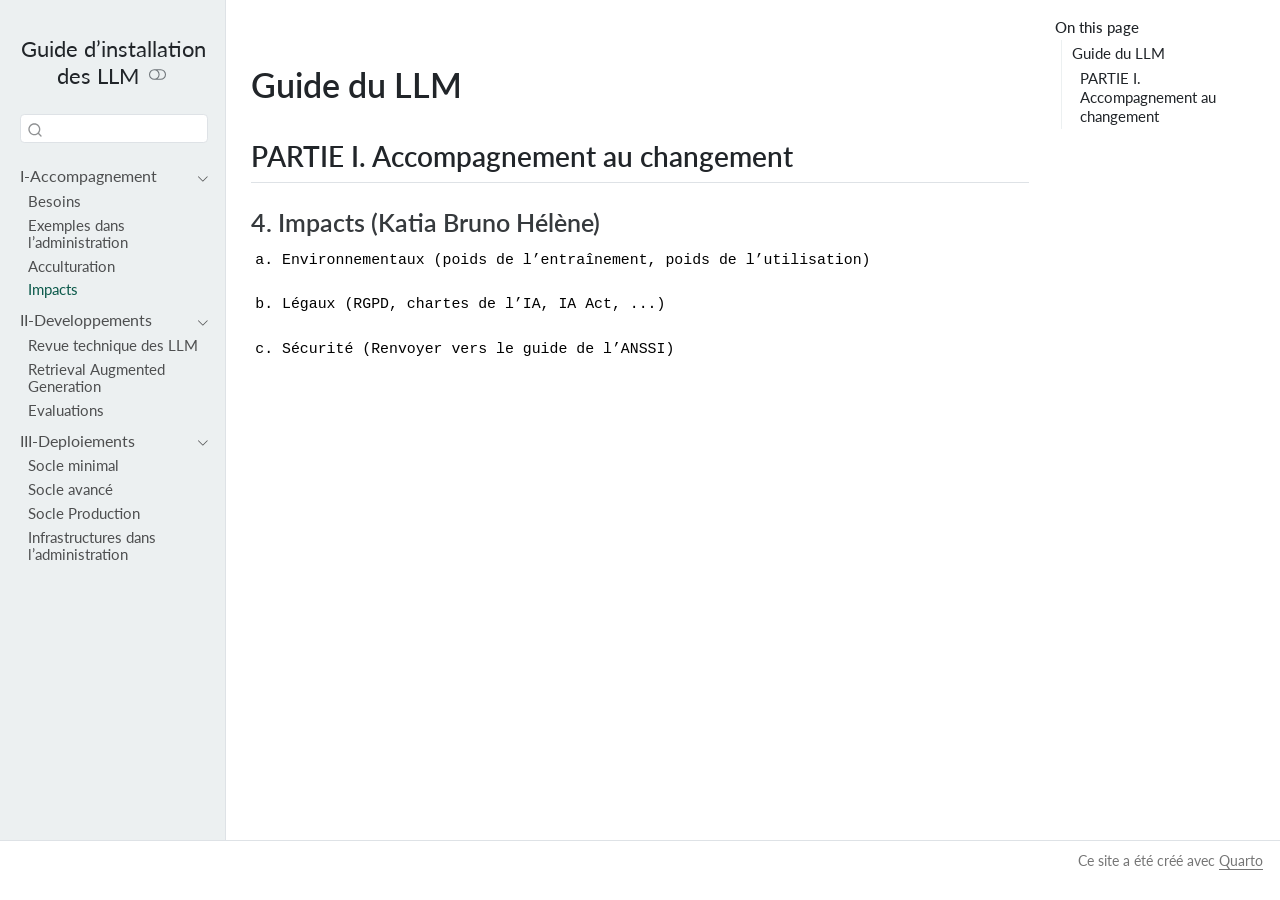
<file: I-Accompagnement/4_Impacts.html>
<!DOCTYPE html>
<html xmlns="http://www.w3.org/1999/xhtml" lang="en" xml:lang="en"><head>

<meta charset="utf-8">
<meta name="generator" content="quarto-1.4.554">

<meta name="viewport" content="width=device-width, initial-scale=1.0, user-scalable=yes">


<title>Guide d’installation des LLM</title>
<style>
code{white-space: pre-wrap;}
span.smallcaps{font-variant: small-caps;}
div.columns{display: flex; gap: min(4vw, 1.5em);}
div.column{flex: auto; overflow-x: auto;}
div.hanging-indent{margin-left: 1.5em; text-indent: -1.5em;}
ul.task-list{list-style: none;}
ul.task-list li input[type="checkbox"] {
  width: 0.8em;
  margin: 0 0.8em 0.2em -1em; /* quarto-specific, see https://github.com/quarto-dev/quarto-cli/issues/4556 */ 
  vertical-align: middle;
}
</style>


<script src="../site_libs/quarto-nav/quarto-nav.js"></script>
<script src="../site_libs/clipboard/clipboard.min.js"></script>
<script src="../site_libs/quarto-search/autocomplete.umd.js"></script>
<script src="../site_libs/quarto-search/fuse.min.js"></script>
<script src="../site_libs/quarto-search/quarto-search.js"></script>
<meta name="quarto:offset" content="../">
<script src="../site_libs/quarto-html/quarto.js"></script>
<script src="../site_libs/quarto-html/popper.min.js"></script>
<script src="../site_libs/quarto-html/tippy.umd.min.js"></script>
<script src="../site_libs/quarto-html/anchor.min.js"></script>
<link href="../site_libs/quarto-html/tippy.css" rel="stylesheet">
<link href="../site_libs/quarto-html/quarto-syntax-highlighting.css" rel="stylesheet" class="quarto-color-scheme" id="quarto-text-highlighting-styles">
<link href="../site_libs/quarto-html/quarto-syntax-highlighting-dark.css" rel="prefetch" class="quarto-color-scheme quarto-color-alternate" id="quarto-text-highlighting-styles">
<script src="../site_libs/bootstrap/bootstrap.min.js"></script>
<link href="../site_libs/bootstrap/bootstrap-icons.css" rel="stylesheet">
<link href="../site_libs/bootstrap/bootstrap.min.css" rel="stylesheet" class="quarto-color-scheme" id="quarto-bootstrap" data-mode="light">
<link href="../site_libs/bootstrap/bootstrap-dark.min.css" rel="prefetch" class="quarto-color-scheme quarto-color-alternate" id="quarto-bootstrap" data-mode="dark">
<script id="quarto-search-options" type="application/json">{
  "location": "sidebar",
  "copy-button": false,
  "collapse-after": 3,
  "panel-placement": "start",
  "type": "textbox",
  "limit": 50,
  "keyboard-shortcut": [
    "f",
    "/",
    "s"
  ],
  "show-item-context": false,
  "language": {
    "search-no-results-text": "No results",
    "search-matching-documents-text": "matching documents",
    "search-copy-link-title": "Copy link to search",
    "search-hide-matches-text": "Hide additional matches",
    "search-more-match-text": "more match in this document",
    "search-more-matches-text": "more matches in this document",
    "search-clear-button-title": "Clear",
    "search-text-placeholder": "",
    "search-detached-cancel-button-title": "Cancel",
    "search-submit-button-title": "Submit",
    "search-label": "Search"
  }
}</script>


</head>

<body class="nav-sidebar docked">

<div id="quarto-search-results"></div>
  <header id="quarto-header" class="headroom fixed-top">
  <nav class="quarto-secondary-nav">
    <div class="container-fluid d-flex">
      <button type="button" class="quarto-btn-toggle btn" data-bs-toggle="collapse" data-bs-target=".quarto-sidebar-collapse-item" aria-controls="quarto-sidebar" aria-expanded="false" aria-label="Toggle sidebar navigation" onclick="if (window.quartoToggleHeadroom) { window.quartoToggleHeadroom(); }">
        <i class="bi bi-layout-text-sidebar-reverse"></i>
      </button>
        <nav class="quarto-page-breadcrumbs" aria-label="breadcrumb"><ol class="breadcrumb"><li class="breadcrumb-item"><a href="../I-Accompagnement/1_Besoins.html">I-Accompagnement</a></li><li class="breadcrumb-item"><a href="../I-Accompagnement/4_Impacts.html">Impacts</a></li></ol></nav>
        <a class="flex-grow-1" role="button" data-bs-toggle="collapse" data-bs-target=".quarto-sidebar-collapse-item" aria-controls="quarto-sidebar" aria-expanded="false" aria-label="Toggle sidebar navigation" onclick="if (window.quartoToggleHeadroom) { window.quartoToggleHeadroom(); }">      
        </a>
      <button type="button" class="btn quarto-search-button" aria-label="" onclick="window.quartoOpenSearch();">
        <i class="bi bi-search"></i>
      </button>
    </div>
  </nav>
</header>
<!-- content -->
<div id="quarto-content" class="quarto-container page-columns page-rows-contents page-layout-article">
<!-- sidebar -->
  <nav id="quarto-sidebar" class="sidebar collapse collapse-horizontal quarto-sidebar-collapse-item sidebar-navigation docked overflow-auto">
    <div class="pt-lg-2 mt-2 text-center sidebar-header">
    <div class="sidebar-title mb-0 py-0">
      <a href="../">Guide d’installation des LLM</a> 
        <div class="sidebar-tools-main">
  <a href="" class="quarto-color-scheme-toggle quarto-navigation-tool  px-1" onclick="window.quartoToggleColorScheme(); return false;" title="Toggle dark mode"><i class="bi"></i></a>
</div>
    </div>
      </div>
        <div class="mt-2 flex-shrink-0 align-items-center">
        <div class="sidebar-search">
        <div id="quarto-search" class="" title="Search"></div>
        </div>
        </div>
    <div class="sidebar-menu-container"> 
    <ul class="list-unstyled mt-1">
        <li class="sidebar-item sidebar-item-section">
      <div class="sidebar-item-container"> 
            <a class="sidebar-item-text sidebar-link text-start" data-bs-toggle="collapse" data-bs-target="#quarto-sidebar-section-1" aria-expanded="true">
 <span class="menu-text">I-Accompagnement</span></a>
          <a class="sidebar-item-toggle text-start" data-bs-toggle="collapse" data-bs-target="#quarto-sidebar-section-1" aria-expanded="true" aria-label="Toggle section">
            <i class="bi bi-chevron-right ms-2"></i>
          </a> 
      </div>
      <ul id="quarto-sidebar-section-1" class="collapse list-unstyled sidebar-section depth1 show">  
          <li class="sidebar-item">
  <div class="sidebar-item-container"> 
  <a href="../I-Accompagnement/1_Besoins.html" class="sidebar-item-text sidebar-link">
 <span class="menu-text">Besoins</span></a>
  </div>
</li>
          <li class="sidebar-item">
  <div class="sidebar-item-container"> 
  <a href="../I-Accompagnement/2_Deja_Fait_Admin.html" class="sidebar-item-text sidebar-link">
 <span class="menu-text">Exemples dans l’administration</span></a>
  </div>
</li>
          <li class="sidebar-item">
  <div class="sidebar-item-container"> 
  <a href="../I-Accompagnement/3_Acculturation.html" class="sidebar-item-text sidebar-link">
 <span class="menu-text">Acculturation</span></a>
  </div>
</li>
          <li class="sidebar-item">
  <div class="sidebar-item-container"> 
  <a href="../I-Accompagnement/4_Impacts.html" class="sidebar-item-text sidebar-link active">
 <span class="menu-text">Impacts</span></a>
  </div>
</li>
      </ul>
  </li>
        <li class="sidebar-item sidebar-item-section">
      <div class="sidebar-item-container"> 
            <a class="sidebar-item-text sidebar-link text-start" data-bs-toggle="collapse" data-bs-target="#quarto-sidebar-section-2" aria-expanded="true">
 <span class="menu-text">II-Developpements</span></a>
          <a class="sidebar-item-toggle text-start" data-bs-toggle="collapse" data-bs-target="#quarto-sidebar-section-2" aria-expanded="true" aria-label="Toggle section">
            <i class="bi bi-chevron-right ms-2"></i>
          </a> 
      </div>
      <ul id="quarto-sidebar-section-2" class="collapse list-unstyled sidebar-section depth1 show">  
          <li class="sidebar-item">
  <div class="sidebar-item-container"> 
  <a href="../II-Developpements/1_Revue_Technique_LLM.html" class="sidebar-item-text sidebar-link">
 <span class="menu-text">Revue technique des LLM</span></a>
  </div>
</li>
          <li class="sidebar-item">
  <div class="sidebar-item-container"> 
  <a href="../II-Developpements/2_RAG.html" class="sidebar-item-text sidebar-link">
 <span class="menu-text">Retrieval Augmented Generation</span></a>
  </div>
</li>
          <li class="sidebar-item">
  <div class="sidebar-item-container"> 
  <a href="../II-Developpements/3_Evaluations.html" class="sidebar-item-text sidebar-link">
 <span class="menu-text">Evaluations</span></a>
  </div>
</li>
      </ul>
  </li>
        <li class="sidebar-item sidebar-item-section">
      <div class="sidebar-item-container"> 
            <a class="sidebar-item-text sidebar-link text-start" data-bs-toggle="collapse" data-bs-target="#quarto-sidebar-section-3" aria-expanded="true">
 <span class="menu-text">III-Deploiements</span></a>
          <a class="sidebar-item-toggle text-start" data-bs-toggle="collapse" data-bs-target="#quarto-sidebar-section-3" aria-expanded="true" aria-label="Toggle section">
            <i class="bi bi-chevron-right ms-2"></i>
          </a> 
      </div>
      <ul id="quarto-sidebar-section-3" class="collapse list-unstyled sidebar-section depth1 show">  
          <li class="sidebar-item">
  <div class="sidebar-item-container"> 
  <a href="../III-Deploiements/1_Socle_minimal.html" class="sidebar-item-text sidebar-link">
 <span class="menu-text">Socle minimal</span></a>
  </div>
</li>
          <li class="sidebar-item">
  <div class="sidebar-item-container"> 
  <a href="../III-Deploiements/2_Socle_avance.html" class="sidebar-item-text sidebar-link">
 <span class="menu-text">Socle avancé</span></a>
  </div>
</li>
          <li class="sidebar-item">
  <div class="sidebar-item-container"> 
  <a href="../III-Deploiements/3_Socle_Production.html" class="sidebar-item-text sidebar-link">
 <span class="menu-text">Socle Production</span></a>
  </div>
</li>
          <li class="sidebar-item">
  <div class="sidebar-item-container"> 
  <a href="../III-Deploiements/4_Infras_administrations.html" class="sidebar-item-text sidebar-link">
 <span class="menu-text">Infrastructures dans l’administration</span></a>
  </div>
</li>
      </ul>
  </li>
    </ul>
    </div>
</nav>
<div id="quarto-sidebar-glass" class="quarto-sidebar-collapse-item" data-bs-toggle="collapse" data-bs-target=".quarto-sidebar-collapse-item"></div>
<!-- margin-sidebar -->
    <div id="quarto-margin-sidebar" class="sidebar margin-sidebar">
        <nav id="TOC" role="doc-toc" class="toc-active">
    <h2 id="toc-title">On this page</h2>
   
  <ul>
  <li><a href="#guide-du-llm" id="toc-guide-du-llm" class="nav-link active" data-scroll-target="#guide-du-llm">Guide du LLM</a>
  <ul class="collapse">
  <li><a href="#partie-i.-accompagnement-au-changement" id="toc-partie-i.-accompagnement-au-changement" class="nav-link" data-scroll-target="#partie-i.-accompagnement-au-changement">PARTIE I. Accompagnement au changement</a>
  <ul class="collapse">
  <li><a href="#impacts-katia-bruno-hélène" id="toc-impacts-katia-bruno-hélène" class="nav-link" data-scroll-target="#impacts-katia-bruno-hélène">4. Impacts (Katia Bruno Hélène)</a></li>
  </ul></li>
  </ul></li>
  </ul>
</nav>
    </div>
<!-- main -->
<main class="content" id="quarto-document-content">




<section id="guide-du-llm" class="level1">
<h1>Guide du LLM</h1>
<section id="partie-i.-accompagnement-au-changement" class="level2">
<h2 class="anchored" data-anchor-id="partie-i.-accompagnement-au-changement">PARTIE I. Accompagnement au changement</h2>
<section id="impacts-katia-bruno-hélène" class="level3">
<h3 class="anchored" data-anchor-id="impacts-katia-bruno-hélène">4. Impacts (Katia Bruno Hélène)</h3>
<pre><code>a. Environnementaux (poids de l’entraînement, poids de l’utilisation)

b. Légaux (RGPD, chartes de l’IA, IA Act, ...)

c. Sécurité (Renvoyer vers le guide de l’ANSSI)</code></pre>


</section>
</section>
</section>

</main> <!-- /main -->
<script id="quarto-html-after-body" type="application/javascript">
window.document.addEventListener("DOMContentLoaded", function (event) {
  const toggleBodyColorMode = (bsSheetEl) => {
    const mode = bsSheetEl.getAttribute("data-mode");
    const bodyEl = window.document.querySelector("body");
    if (mode === "dark") {
      bodyEl.classList.add("quarto-dark");
      bodyEl.classList.remove("quarto-light");
    } else {
      bodyEl.classList.add("quarto-light");
      bodyEl.classList.remove("quarto-dark");
    }
  }
  const toggleBodyColorPrimary = () => {
    const bsSheetEl = window.document.querySelector("link#quarto-bootstrap");
    if (bsSheetEl) {
      toggleBodyColorMode(bsSheetEl);
    }
  }
  toggleBodyColorPrimary();  
  const disableStylesheet = (stylesheets) => {
    for (let i=0; i < stylesheets.length; i++) {
      const stylesheet = stylesheets[i];
      stylesheet.rel = 'prefetch';
    }
  }
  const enableStylesheet = (stylesheets) => {
    for (let i=0; i < stylesheets.length; i++) {
      const stylesheet = stylesheets[i];
      stylesheet.rel = 'stylesheet';
    }
  }
  const manageTransitions = (selector, allowTransitions) => {
    const els = window.document.querySelectorAll(selector);
    for (let i=0; i < els.length; i++) {
      const el = els[i];
      if (allowTransitions) {
        el.classList.remove('notransition');
      } else {
        el.classList.add('notransition');
      }
    }
  }
  const toggleGiscusIfUsed = (isAlternate, darkModeDefault) => {
    const baseTheme = document.querySelector('#giscus-base-theme')?.value ?? 'light';
    const alternateTheme = document.querySelector('#giscus-alt-theme')?.value ?? 'dark';
    let newTheme = '';
    if(darkModeDefault) {
      newTheme = isAlternate ? baseTheme : alternateTheme;
    } else {
      newTheme = isAlternate ? alternateTheme : baseTheme;
    }
    const changeGiscusTheme = () => {
      // From: https://github.com/giscus/giscus/issues/336
      const sendMessage = (message) => {
        const iframe = document.querySelector('iframe.giscus-frame');
        if (!iframe) return;
        iframe.contentWindow.postMessage({ giscus: message }, 'https://giscus.app');
      }
      sendMessage({
        setConfig: {
          theme: newTheme
        }
      });
    }
    const isGiscussLoaded = window.document.querySelector('iframe.giscus-frame') !== null;
    if (isGiscussLoaded) {
      changeGiscusTheme();
    }
  }
  const toggleColorMode = (alternate) => {
    // Switch the stylesheets
    const alternateStylesheets = window.document.querySelectorAll('link.quarto-color-scheme.quarto-color-alternate');
    manageTransitions('#quarto-margin-sidebar .nav-link', false);
    if (alternate) {
      enableStylesheet(alternateStylesheets);
      for (const sheetNode of alternateStylesheets) {
        if (sheetNode.id === "quarto-bootstrap") {
          toggleBodyColorMode(sheetNode);
        }
      }
    } else {
      disableStylesheet(alternateStylesheets);
      toggleBodyColorPrimary();
    }
    manageTransitions('#quarto-margin-sidebar .nav-link', true);
    // Switch the toggles
    const toggles = window.document.querySelectorAll('.quarto-color-scheme-toggle');
    for (let i=0; i < toggles.length; i++) {
      const toggle = toggles[i];
      if (toggle) {
        if (alternate) {
          toggle.classList.add("alternate");     
        } else {
          toggle.classList.remove("alternate");
        }
      }
    }
    // Hack to workaround the fact that safari doesn't
    // properly recolor the scrollbar when toggling (#1455)
    if (navigator.userAgent.indexOf('Safari') > 0 && navigator.userAgent.indexOf('Chrome') == -1) {
      manageTransitions("body", false);
      window.scrollTo(0, 1);
      setTimeout(() => {
        window.scrollTo(0, 0);
        manageTransitions("body", true);
      }, 40);  
    }
  }
  const isFileUrl = () => { 
    return window.location.protocol === 'file:';
  }
  const hasAlternateSentinel = () => {  
    let styleSentinel = getColorSchemeSentinel();
    if (styleSentinel !== null) {
      return styleSentinel === "alternate";
    } else {
      return false;
    }
  }
  const setStyleSentinel = (alternate) => {
    const value = alternate ? "alternate" : "default";
    if (!isFileUrl()) {
      window.localStorage.setItem("quarto-color-scheme", value);
    } else {
      localAlternateSentinel = value;
    }
  }
  const getColorSchemeSentinel = () => {
    if (!isFileUrl()) {
      const storageValue = window.localStorage.getItem("quarto-color-scheme");
      return storageValue != null ? storageValue : localAlternateSentinel;
    } else {
      return localAlternateSentinel;
    }
  }
  const darkModeDefault = false;
  let localAlternateSentinel = darkModeDefault ? 'alternate' : 'default';
  // Dark / light mode switch
  window.quartoToggleColorScheme = () => {
    // Read the current dark / light value 
    let toAlternate = !hasAlternateSentinel();
    toggleColorMode(toAlternate);
    setStyleSentinel(toAlternate);
    toggleGiscusIfUsed(toAlternate, darkModeDefault);
  };
  // Ensure there is a toggle, if there isn't float one in the top right
  if (window.document.querySelector('.quarto-color-scheme-toggle') === null) {
    const a = window.document.createElement('a');
    a.classList.add('top-right');
    a.classList.add('quarto-color-scheme-toggle');
    a.href = "";
    a.onclick = function() { try { window.quartoToggleColorScheme(); } catch {} return false; };
    const i = window.document.createElement("i");
    i.classList.add('bi');
    a.appendChild(i);
    window.document.body.appendChild(a);
  }
  // Switch to dark mode if need be
  if (hasAlternateSentinel()) {
    toggleColorMode(true);
  } else {
    toggleColorMode(false);
  }
  const icon = "";
  const anchorJS = new window.AnchorJS();
  anchorJS.options = {
    placement: 'right',
    icon: icon
  };
  anchorJS.add('.anchored');
  const isCodeAnnotation = (el) => {
    for (const clz of el.classList) {
      if (clz.startsWith('code-annotation-')) {                     
        return true;
      }
    }
    return false;
  }
  const clipboard = new window.ClipboardJS('.code-copy-button', {
    text: function(trigger) {
      const codeEl = trigger.previousElementSibling.cloneNode(true);
      for (const childEl of codeEl.children) {
        if (isCodeAnnotation(childEl)) {
          childEl.remove();
        }
      }
      return codeEl.innerText;
    }
  });
  clipboard.on('success', function(e) {
    // button target
    const button = e.trigger;
    // don't keep focus
    button.blur();
    // flash "checked"
    button.classList.add('code-copy-button-checked');
    var currentTitle = button.getAttribute("title");
    button.setAttribute("title", "Copied!");
    let tooltip;
    if (window.bootstrap) {
      button.setAttribute("data-bs-toggle", "tooltip");
      button.setAttribute("data-bs-placement", "left");
      button.setAttribute("data-bs-title", "Copied!");
      tooltip = new bootstrap.Tooltip(button, 
        { trigger: "manual", 
          customClass: "code-copy-button-tooltip",
          offset: [0, -8]});
      tooltip.show();    
    }
    setTimeout(function() {
      if (tooltip) {
        tooltip.hide();
        button.removeAttribute("data-bs-title");
        button.removeAttribute("data-bs-toggle");
        button.removeAttribute("data-bs-placement");
      }
      button.setAttribute("title", currentTitle);
      button.classList.remove('code-copy-button-checked');
    }, 1000);
    // clear code selection
    e.clearSelection();
  });
    var localhostRegex = new RegExp(/^(?:http|https):\/\/localhost\:?[0-9]*\//);
    var mailtoRegex = new RegExp(/^mailto:/);
      var filterRegex = new RegExp("https:\/\/cthiounn\.github\.io\/kallm\/");
    var isInternal = (href) => {
        return filterRegex.test(href) || localhostRegex.test(href) || mailtoRegex.test(href);
    }
    // Inspect non-navigation links and adorn them if external
 	var links = window.document.querySelectorAll('a[href]:not(.nav-link):not(.navbar-brand):not(.toc-action):not(.sidebar-link):not(.sidebar-item-toggle):not(.pagination-link):not(.no-external):not([aria-hidden]):not(.dropdown-item):not(.quarto-navigation-tool)');
    for (var i=0; i<links.length; i++) {
      const link = links[i];
      if (!isInternal(link.href)) {
        // undo the damage that might have been done by quarto-nav.js in the case of
        // links that we want to consider external
        if (link.dataset.originalHref !== undefined) {
          link.href = link.dataset.originalHref;
        }
      }
    }
  function tippyHover(el, contentFn, onTriggerFn, onUntriggerFn) {
    const config = {
      allowHTML: true,
      maxWidth: 500,
      delay: 100,
      arrow: false,
      appendTo: function(el) {
          return el.parentElement;
      },
      interactive: true,
      interactiveBorder: 10,
      theme: 'quarto',
      placement: 'bottom-start',
    };
    if (contentFn) {
      config.content = contentFn;
    }
    if (onTriggerFn) {
      config.onTrigger = onTriggerFn;
    }
    if (onUntriggerFn) {
      config.onUntrigger = onUntriggerFn;
    }
    window.tippy(el, config); 
  }
  const noterefs = window.document.querySelectorAll('a[role="doc-noteref"]');
  for (var i=0; i<noterefs.length; i++) {
    const ref = noterefs[i];
    tippyHover(ref, function() {
      // use id or data attribute instead here
      let href = ref.getAttribute('data-footnote-href') || ref.getAttribute('href');
      try { href = new URL(href).hash; } catch {}
      const id = href.replace(/^#\/?/, "");
      const note = window.document.getElementById(id);
      if (note) {
        return note.innerHTML;
      } else {
        return "";
      }
    });
  }
  const xrefs = window.document.querySelectorAll('a.quarto-xref');
  const processXRef = (id, note) => {
    // Strip column container classes
    const stripColumnClz = (el) => {
      el.classList.remove("page-full", "page-columns");
      if (el.children) {
        for (const child of el.children) {
          stripColumnClz(child);
        }
      }
    }
    stripColumnClz(note)
    if (id === null || id.startsWith('sec-')) {
      // Special case sections, only their first couple elements
      const container = document.createElement("div");
      if (note.children && note.children.length > 2) {
        container.appendChild(note.children[0].cloneNode(true));
        for (let i = 1; i < note.children.length; i++) {
          const child = note.children[i];
          if (child.tagName === "P" && child.innerText === "") {
            continue;
          } else {
            container.appendChild(child.cloneNode(true));
            break;
          }
        }
        if (window.Quarto?.typesetMath) {
          window.Quarto.typesetMath(container);
        }
        return container.innerHTML
      } else {
        if (window.Quarto?.typesetMath) {
          window.Quarto.typesetMath(note);
        }
        return note.innerHTML;
      }
    } else {
      // Remove any anchor links if they are present
      const anchorLink = note.querySelector('a.anchorjs-link');
      if (anchorLink) {
        anchorLink.remove();
      }
      if (window.Quarto?.typesetMath) {
        window.Quarto.typesetMath(note);
      }
      // TODO in 1.5, we should make sure this works without a callout special case
      if (note.classList.contains("callout")) {
        return note.outerHTML;
      } else {
        return note.innerHTML;
      }
    }
  }
  for (var i=0; i<xrefs.length; i++) {
    const xref = xrefs[i];
    tippyHover(xref, undefined, function(instance) {
      instance.disable();
      let url = xref.getAttribute('href');
      let hash = undefined; 
      if (url.startsWith('#')) {
        hash = url;
      } else {
        try { hash = new URL(url).hash; } catch {}
      }
      if (hash) {
        const id = hash.replace(/^#\/?/, "");
        const note = window.document.getElementById(id);
        if (note !== null) {
          try {
            const html = processXRef(id, note.cloneNode(true));
            instance.setContent(html);
          } finally {
            instance.enable();
            instance.show();
          }
        } else {
          // See if we can fetch this
          fetch(url.split('#')[0])
          .then(res => res.text())
          .then(html => {
            const parser = new DOMParser();
            const htmlDoc = parser.parseFromString(html, "text/html");
            const note = htmlDoc.getElementById(id);
            if (note !== null) {
              const html = processXRef(id, note);
              instance.setContent(html);
            } 
          }).finally(() => {
            instance.enable();
            instance.show();
          });
        }
      } else {
        // See if we can fetch a full url (with no hash to target)
        // This is a special case and we should probably do some content thinning / targeting
        fetch(url)
        .then(res => res.text())
        .then(html => {
          const parser = new DOMParser();
          const htmlDoc = parser.parseFromString(html, "text/html");
          const note = htmlDoc.querySelector('main.content');
          if (note !== null) {
            // This should only happen for chapter cross references
            // (since there is no id in the URL)
            // remove the first header
            if (note.children.length > 0 && note.children[0].tagName === "HEADER") {
              note.children[0].remove();
            }
            const html = processXRef(null, note);
            instance.setContent(html);
          } 
        }).finally(() => {
          instance.enable();
          instance.show();
        });
      }
    }, function(instance) {
    });
  }
      let selectedAnnoteEl;
      const selectorForAnnotation = ( cell, annotation) => {
        let cellAttr = 'data-code-cell="' + cell + '"';
        let lineAttr = 'data-code-annotation="' +  annotation + '"';
        const selector = 'span[' + cellAttr + '][' + lineAttr + ']';
        return selector;
      }
      const selectCodeLines = (annoteEl) => {
        const doc = window.document;
        const targetCell = annoteEl.getAttribute("data-target-cell");
        const targetAnnotation = annoteEl.getAttribute("data-target-annotation");
        const annoteSpan = window.document.querySelector(selectorForAnnotation(targetCell, targetAnnotation));
        const lines = annoteSpan.getAttribute("data-code-lines").split(",");
        const lineIds = lines.map((line) => {
          return targetCell + "-" + line;
        })
        let top = null;
        let height = null;
        let parent = null;
        if (lineIds.length > 0) {
            //compute the position of the single el (top and bottom and make a div)
            const el = window.document.getElementById(lineIds[0]);
            top = el.offsetTop;
            height = el.offsetHeight;
            parent = el.parentElement.parentElement;
          if (lineIds.length > 1) {
            const lastEl = window.document.getElementById(lineIds[lineIds.length - 1]);
            const bottom = lastEl.offsetTop + lastEl.offsetHeight;
            height = bottom - top;
          }
          if (top !== null && height !== null && parent !== null) {
            // cook up a div (if necessary) and position it 
            let div = window.document.getElementById("code-annotation-line-highlight");
            if (div === null) {
              div = window.document.createElement("div");
              div.setAttribute("id", "code-annotation-line-highlight");
              div.style.position = 'absolute';
              parent.appendChild(div);
            }
            div.style.top = top - 2 + "px";
            div.style.height = height + 4 + "px";
            div.style.left = 0;
            let gutterDiv = window.document.getElementById("code-annotation-line-highlight-gutter");
            if (gutterDiv === null) {
              gutterDiv = window.document.createElement("div");
              gutterDiv.setAttribute("id", "code-annotation-line-highlight-gutter");
              gutterDiv.style.position = 'absolute';
              const codeCell = window.document.getElementById(targetCell);
              const gutter = codeCell.querySelector('.code-annotation-gutter');
              gutter.appendChild(gutterDiv);
            }
            gutterDiv.style.top = top - 2 + "px";
            gutterDiv.style.height = height + 4 + "px";
          }
          selectedAnnoteEl = annoteEl;
        }
      };
      const unselectCodeLines = () => {
        const elementsIds = ["code-annotation-line-highlight", "code-annotation-line-highlight-gutter"];
        elementsIds.forEach((elId) => {
          const div = window.document.getElementById(elId);
          if (div) {
            div.remove();
          }
        });
        selectedAnnoteEl = undefined;
      };
        // Handle positioning of the toggle
    window.addEventListener(
      "resize",
      throttle(() => {
        elRect = undefined;
        if (selectedAnnoteEl) {
          selectCodeLines(selectedAnnoteEl);
        }
      }, 10)
    );
    function throttle(fn, ms) {
    let throttle = false;
    let timer;
      return (...args) => {
        if(!throttle) { // first call gets through
            fn.apply(this, args);
            throttle = true;
        } else { // all the others get throttled
            if(timer) clearTimeout(timer); // cancel #2
            timer = setTimeout(() => {
              fn.apply(this, args);
              timer = throttle = false;
            }, ms);
        }
      };
    }
      // Attach click handler to the DT
      const annoteDls = window.document.querySelectorAll('dt[data-target-cell]');
      for (const annoteDlNode of annoteDls) {
        annoteDlNode.addEventListener('click', (event) => {
          const clickedEl = event.target;
          if (clickedEl !== selectedAnnoteEl) {
            unselectCodeLines();
            const activeEl = window.document.querySelector('dt[data-target-cell].code-annotation-active');
            if (activeEl) {
              activeEl.classList.remove('code-annotation-active');
            }
            selectCodeLines(clickedEl);
            clickedEl.classList.add('code-annotation-active');
          } else {
            // Unselect the line
            unselectCodeLines();
            clickedEl.classList.remove('code-annotation-active');
          }
        });
      }
  const findCites = (el) => {
    const parentEl = el.parentElement;
    if (parentEl) {
      const cites = parentEl.dataset.cites;
      if (cites) {
        return {
          el,
          cites: cites.split(' ')
        };
      } else {
        return findCites(el.parentElement)
      }
    } else {
      return undefined;
    }
  };
  var bibliorefs = window.document.querySelectorAll('a[role="doc-biblioref"]');
  for (var i=0; i<bibliorefs.length; i++) {
    const ref = bibliorefs[i];
    const citeInfo = findCites(ref);
    if (citeInfo) {
      tippyHover(citeInfo.el, function() {
        var popup = window.document.createElement('div');
        citeInfo.cites.forEach(function(cite) {
          var citeDiv = window.document.createElement('div');
          citeDiv.classList.add('hanging-indent');
          citeDiv.classList.add('csl-entry');
          var biblioDiv = window.document.getElementById('ref-' + cite);
          if (biblioDiv) {
            citeDiv.innerHTML = biblioDiv.innerHTML;
          }
          popup.appendChild(citeDiv);
        });
        return popup.innerHTML;
      });
    }
  }
});
</script>
</div> <!-- /content -->
<footer class="footer">
  <div class="nav-footer">
    <div class="nav-footer-left">
      &nbsp;
    </div>   
    <div class="nav-footer-center">
      &nbsp;
    </div>
    <div class="nav-footer-right">
<p>Ce site a été créé avec <a href="https://quarto.org/">Quarto</a></p>
</div>
  </div>
</footer>




</body></html>
</file>
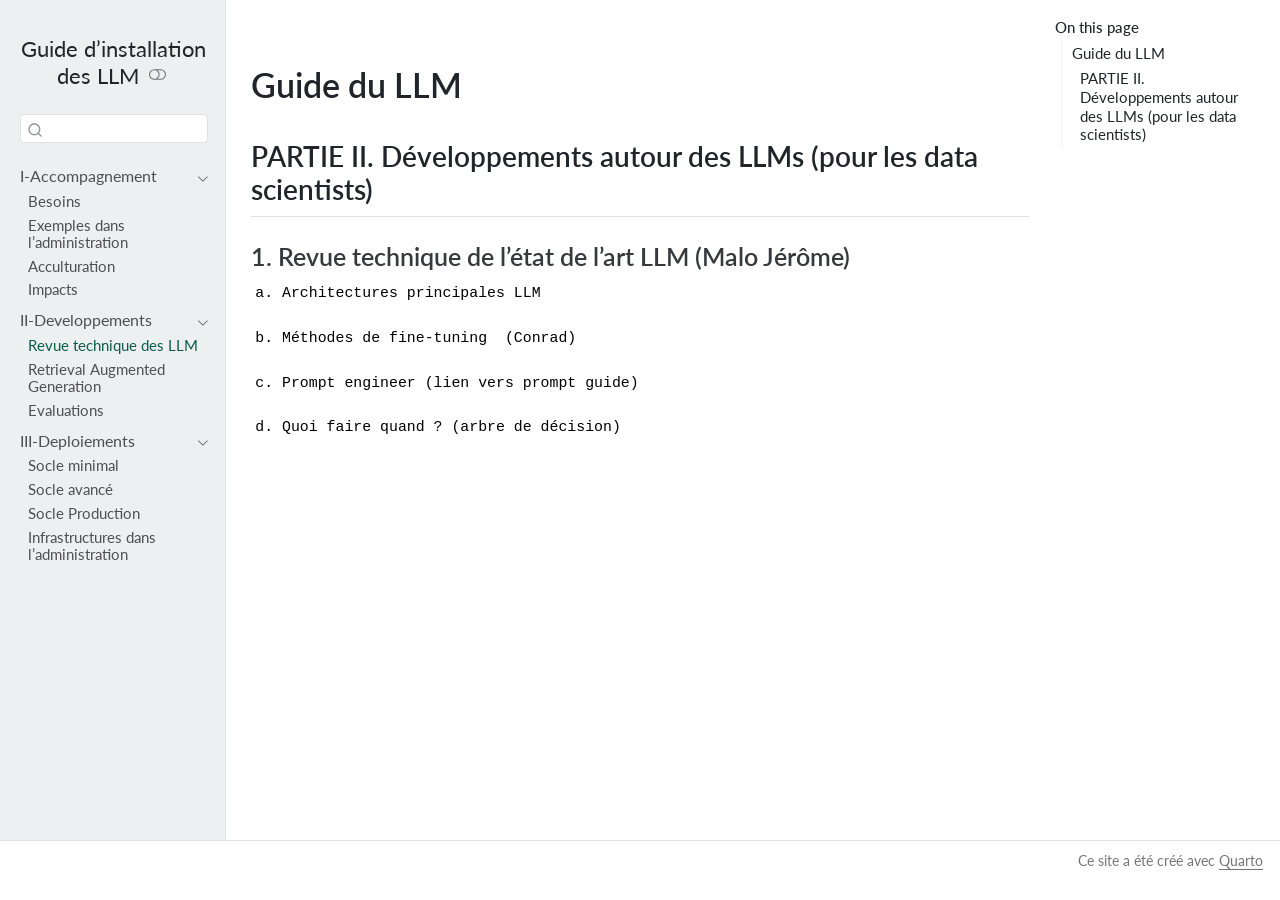
<file: II-Developpements/1_Revue_Technique_LLM.html>
<!DOCTYPE html>
<html xmlns="http://www.w3.org/1999/xhtml" lang="en" xml:lang="en"><head>

<meta charset="utf-8">
<meta name="generator" content="quarto-1.4.554">

<meta name="viewport" content="width=device-width, initial-scale=1.0, user-scalable=yes">


<title>Guide d’installation des LLM</title>
<style>
code{white-space: pre-wrap;}
span.smallcaps{font-variant: small-caps;}
div.columns{display: flex; gap: min(4vw, 1.5em);}
div.column{flex: auto; overflow-x: auto;}
div.hanging-indent{margin-left: 1.5em; text-indent: -1.5em;}
ul.task-list{list-style: none;}
ul.task-list li input[type="checkbox"] {
  width: 0.8em;
  margin: 0 0.8em 0.2em -1em; /* quarto-specific, see https://github.com/quarto-dev/quarto-cli/issues/4556 */ 
  vertical-align: middle;
}
</style>


<script src="../site_libs/quarto-nav/quarto-nav.js"></script>
<script src="../site_libs/clipboard/clipboard.min.js"></script>
<script src="../site_libs/quarto-search/autocomplete.umd.js"></script>
<script src="../site_libs/quarto-search/fuse.min.js"></script>
<script src="../site_libs/quarto-search/quarto-search.js"></script>
<meta name="quarto:offset" content="../">
<script src="../site_libs/quarto-html/quarto.js"></script>
<script src="../site_libs/quarto-html/popper.min.js"></script>
<script src="../site_libs/quarto-html/tippy.umd.min.js"></script>
<script src="../site_libs/quarto-html/anchor.min.js"></script>
<link href="../site_libs/quarto-html/tippy.css" rel="stylesheet">
<link href="../site_libs/quarto-html/quarto-syntax-highlighting.css" rel="stylesheet" class="quarto-color-scheme" id="quarto-text-highlighting-styles">
<link href="../site_libs/quarto-html/quarto-syntax-highlighting-dark.css" rel="prefetch" class="quarto-color-scheme quarto-color-alternate" id="quarto-text-highlighting-styles">
<script src="../site_libs/bootstrap/bootstrap.min.js"></script>
<link href="../site_libs/bootstrap/bootstrap-icons.css" rel="stylesheet">
<link href="../site_libs/bootstrap/bootstrap.min.css" rel="stylesheet" class="quarto-color-scheme" id="quarto-bootstrap" data-mode="light">
<link href="../site_libs/bootstrap/bootstrap-dark.min.css" rel="prefetch" class="quarto-color-scheme quarto-color-alternate" id="quarto-bootstrap" data-mode="dark">
<script id="quarto-search-options" type="application/json">{
  "location": "sidebar",
  "copy-button": false,
  "collapse-after": 3,
  "panel-placement": "start",
  "type": "textbox",
  "limit": 50,
  "keyboard-shortcut": [
    "f",
    "/",
    "s"
  ],
  "show-item-context": false,
  "language": {
    "search-no-results-text": "No results",
    "search-matching-documents-text": "matching documents",
    "search-copy-link-title": "Copy link to search",
    "search-hide-matches-text": "Hide additional matches",
    "search-more-match-text": "more match in this document",
    "search-more-matches-text": "more matches in this document",
    "search-clear-button-title": "Clear",
    "search-text-placeholder": "",
    "search-detached-cancel-button-title": "Cancel",
    "search-submit-button-title": "Submit",
    "search-label": "Search"
  }
}</script>


</head>

<body class="nav-sidebar docked">

<div id="quarto-search-results"></div>
  <header id="quarto-header" class="headroom fixed-top">
  <nav class="quarto-secondary-nav">
    <div class="container-fluid d-flex">
      <button type="button" class="quarto-btn-toggle btn" data-bs-toggle="collapse" data-bs-target=".quarto-sidebar-collapse-item" aria-controls="quarto-sidebar" aria-expanded="false" aria-label="Toggle sidebar navigation" onclick="if (window.quartoToggleHeadroom) { window.quartoToggleHeadroom(); }">
        <i class="bi bi-layout-text-sidebar-reverse"></i>
      </button>
        <nav class="quarto-page-breadcrumbs" aria-label="breadcrumb"><ol class="breadcrumb"><li class="breadcrumb-item"><a href="../II-Developpements/1_Revue_Technique_LLM.html">II-Developpements</a></li><li class="breadcrumb-item"><a href="../II-Developpements/1_Revue_Technique_LLM.html">Revue technique des LLM</a></li></ol></nav>
        <a class="flex-grow-1" role="button" data-bs-toggle="collapse" data-bs-target=".quarto-sidebar-collapse-item" aria-controls="quarto-sidebar" aria-expanded="false" aria-label="Toggle sidebar navigation" onclick="if (window.quartoToggleHeadroom) { window.quartoToggleHeadroom(); }">      
        </a>
      <button type="button" class="btn quarto-search-button" aria-label="" onclick="window.quartoOpenSearch();">
        <i class="bi bi-search"></i>
      </button>
    </div>
  </nav>
</header>
<!-- content -->
<div id="quarto-content" class="quarto-container page-columns page-rows-contents page-layout-article">
<!-- sidebar -->
  <nav id="quarto-sidebar" class="sidebar collapse collapse-horizontal quarto-sidebar-collapse-item sidebar-navigation docked overflow-auto">
    <div class="pt-lg-2 mt-2 text-center sidebar-header">
    <div class="sidebar-title mb-0 py-0">
      <a href="../">Guide d’installation des LLM</a> 
        <div class="sidebar-tools-main">
  <a href="" class="quarto-color-scheme-toggle quarto-navigation-tool  px-1" onclick="window.quartoToggleColorScheme(); return false;" title="Toggle dark mode"><i class="bi"></i></a>
</div>
    </div>
      </div>
        <div class="mt-2 flex-shrink-0 align-items-center">
        <div class="sidebar-search">
        <div id="quarto-search" class="" title="Search"></div>
        </div>
        </div>
    <div class="sidebar-menu-container"> 
    <ul class="list-unstyled mt-1">
        <li class="sidebar-item sidebar-item-section">
      <div class="sidebar-item-container"> 
            <a class="sidebar-item-text sidebar-link text-start" data-bs-toggle="collapse" data-bs-target="#quarto-sidebar-section-1" aria-expanded="true">
 <span class="menu-text">I-Accompagnement</span></a>
          <a class="sidebar-item-toggle text-start" data-bs-toggle="collapse" data-bs-target="#quarto-sidebar-section-1" aria-expanded="true" aria-label="Toggle section">
            <i class="bi bi-chevron-right ms-2"></i>
          </a> 
      </div>
      <ul id="quarto-sidebar-section-1" class="collapse list-unstyled sidebar-section depth1 show">  
          <li class="sidebar-item">
  <div class="sidebar-item-container"> 
  <a href="../I-Accompagnement/1_Besoins.html" class="sidebar-item-text sidebar-link">
 <span class="menu-text">Besoins</span></a>
  </div>
</li>
          <li class="sidebar-item">
  <div class="sidebar-item-container"> 
  <a href="../I-Accompagnement/2_Deja_Fait_Admin.html" class="sidebar-item-text sidebar-link">
 <span class="menu-text">Exemples dans l’administration</span></a>
  </div>
</li>
          <li class="sidebar-item">
  <div class="sidebar-item-container"> 
  <a href="../I-Accompagnement/3_Acculturation.html" class="sidebar-item-text sidebar-link">
 <span class="menu-text">Acculturation</span></a>
  </div>
</li>
          <li class="sidebar-item">
  <div class="sidebar-item-container"> 
  <a href="../I-Accompagnement/4_Impacts.html" class="sidebar-item-text sidebar-link">
 <span class="menu-text">Impacts</span></a>
  </div>
</li>
      </ul>
  </li>
        <li class="sidebar-item sidebar-item-section">
      <div class="sidebar-item-container"> 
            <a class="sidebar-item-text sidebar-link text-start" data-bs-toggle="collapse" data-bs-target="#quarto-sidebar-section-2" aria-expanded="true">
 <span class="menu-text">II-Developpements</span></a>
          <a class="sidebar-item-toggle text-start" data-bs-toggle="collapse" data-bs-target="#quarto-sidebar-section-2" aria-expanded="true" aria-label="Toggle section">
            <i class="bi bi-chevron-right ms-2"></i>
          </a> 
      </div>
      <ul id="quarto-sidebar-section-2" class="collapse list-unstyled sidebar-section depth1 show">  
          <li class="sidebar-item">
  <div class="sidebar-item-container"> 
  <a href="../II-Developpements/1_Revue_Technique_LLM.html" class="sidebar-item-text sidebar-link active">
 <span class="menu-text">Revue technique des LLM</span></a>
  </div>
</li>
          <li class="sidebar-item">
  <div class="sidebar-item-container"> 
  <a href="../II-Developpements/2_RAG.html" class="sidebar-item-text sidebar-link">
 <span class="menu-text">Retrieval Augmented Generation</span></a>
  </div>
</li>
          <li class="sidebar-item">
  <div class="sidebar-item-container"> 
  <a href="../II-Developpements/3_Evaluations.html" class="sidebar-item-text sidebar-link">
 <span class="menu-text">Evaluations</span></a>
  </div>
</li>
      </ul>
  </li>
        <li class="sidebar-item sidebar-item-section">
      <div class="sidebar-item-container"> 
            <a class="sidebar-item-text sidebar-link text-start" data-bs-toggle="collapse" data-bs-target="#quarto-sidebar-section-3" aria-expanded="true">
 <span class="menu-text">III-Deploiements</span></a>
          <a class="sidebar-item-toggle text-start" data-bs-toggle="collapse" data-bs-target="#quarto-sidebar-section-3" aria-expanded="true" aria-label="Toggle section">
            <i class="bi bi-chevron-right ms-2"></i>
          </a> 
      </div>
      <ul id="quarto-sidebar-section-3" class="collapse list-unstyled sidebar-section depth1 show">  
          <li class="sidebar-item">
  <div class="sidebar-item-container"> 
  <a href="../III-Deploiements/1_Socle_minimal.html" class="sidebar-item-text sidebar-link">
 <span class="menu-text">Socle minimal</span></a>
  </div>
</li>
          <li class="sidebar-item">
  <div class="sidebar-item-container"> 
  <a href="../III-Deploiements/2_Socle_avance.html" class="sidebar-item-text sidebar-link">
 <span class="menu-text">Socle avancé</span></a>
  </div>
</li>
          <li class="sidebar-item">
  <div class="sidebar-item-container"> 
  <a href="../III-Deploiements/3_Socle_Production.html" class="sidebar-item-text sidebar-link">
 <span class="menu-text">Socle Production</span></a>
  </div>
</li>
          <li class="sidebar-item">
  <div class="sidebar-item-container"> 
  <a href="../III-Deploiements/4_Infras_administrations.html" class="sidebar-item-text sidebar-link">
 <span class="menu-text">Infrastructures dans l’administration</span></a>
  </div>
</li>
      </ul>
  </li>
    </ul>
    </div>
</nav>
<div id="quarto-sidebar-glass" class="quarto-sidebar-collapse-item" data-bs-toggle="collapse" data-bs-target=".quarto-sidebar-collapse-item"></div>
<!-- margin-sidebar -->
    <div id="quarto-margin-sidebar" class="sidebar margin-sidebar">
        <nav id="TOC" role="doc-toc" class="toc-active">
    <h2 id="toc-title">On this page</h2>
   
  <ul>
  <li><a href="#guide-du-llm" id="toc-guide-du-llm" class="nav-link active" data-scroll-target="#guide-du-llm">Guide du LLM</a>
  <ul class="collapse">
  <li><a href="#partie-ii.-développements-autour-des-llms-pour-les-data-scientists" id="toc-partie-ii.-développements-autour-des-llms-pour-les-data-scientists" class="nav-link" data-scroll-target="#partie-ii.-développements-autour-des-llms-pour-les-data-scientists">PARTIE II. Développements autour des LLMs (pour les data scientists)</a>
  <ul class="collapse">
  <li><a href="#revue-technique-de-létat-de-lart-llm-malo-jérôme" id="toc-revue-technique-de-létat-de-lart-llm-malo-jérôme" class="nav-link" data-scroll-target="#revue-technique-de-létat-de-lart-llm-malo-jérôme">1. Revue technique de l’état de l’art LLM (Malo Jérôme)</a></li>
  </ul></li>
  </ul></li>
  </ul>
</nav>
    </div>
<!-- main -->
<main class="content" id="quarto-document-content">




<section id="guide-du-llm" class="level1">
<h1>Guide du LLM</h1>
<section id="partie-ii.-développements-autour-des-llms-pour-les-data-scientists" class="level2">
<h2 class="anchored" data-anchor-id="partie-ii.-développements-autour-des-llms-pour-les-data-scientists">PARTIE II. Développements autour des LLMs (pour les data scientists)</h2>
<section id="revue-technique-de-létat-de-lart-llm-malo-jérôme" class="level3">
<h3 class="anchored" data-anchor-id="revue-technique-de-létat-de-lart-llm-malo-jérôme">1. Revue technique de l’état de l’art LLM (Malo Jérôme)</h3>
<pre><code>a. Architectures principales LLM

b. Méthodes de fine-tuning  (Conrad)

c. Prompt engineer (lien vers prompt guide)

d. Quoi faire quand&nbsp;? (arbre de décision)</code></pre>


</section>
</section>
</section>

</main> <!-- /main -->
<script id="quarto-html-after-body" type="application/javascript">
window.document.addEventListener("DOMContentLoaded", function (event) {
  const toggleBodyColorMode = (bsSheetEl) => {
    const mode = bsSheetEl.getAttribute("data-mode");
    const bodyEl = window.document.querySelector("body");
    if (mode === "dark") {
      bodyEl.classList.add("quarto-dark");
      bodyEl.classList.remove("quarto-light");
    } else {
      bodyEl.classList.add("quarto-light");
      bodyEl.classList.remove("quarto-dark");
    }
  }
  const toggleBodyColorPrimary = () => {
    const bsSheetEl = window.document.querySelector("link#quarto-bootstrap");
    if (bsSheetEl) {
      toggleBodyColorMode(bsSheetEl);
    }
  }
  toggleBodyColorPrimary();  
  const disableStylesheet = (stylesheets) => {
    for (let i=0; i < stylesheets.length; i++) {
      const stylesheet = stylesheets[i];
      stylesheet.rel = 'prefetch';
    }
  }
  const enableStylesheet = (stylesheets) => {
    for (let i=0; i < stylesheets.length; i++) {
      const stylesheet = stylesheets[i];
      stylesheet.rel = 'stylesheet';
    }
  }
  const manageTransitions = (selector, allowTransitions) => {
    const els = window.document.querySelectorAll(selector);
    for (let i=0; i < els.length; i++) {
      const el = els[i];
      if (allowTransitions) {
        el.classList.remove('notransition');
      } else {
        el.classList.add('notransition');
      }
    }
  }
  const toggleGiscusIfUsed = (isAlternate, darkModeDefault) => {
    const baseTheme = document.querySelector('#giscus-base-theme')?.value ?? 'light';
    const alternateTheme = document.querySelector('#giscus-alt-theme')?.value ?? 'dark';
    let newTheme = '';
    if(darkModeDefault) {
      newTheme = isAlternate ? baseTheme : alternateTheme;
    } else {
      newTheme = isAlternate ? alternateTheme : baseTheme;
    }
    const changeGiscusTheme = () => {
      // From: https://github.com/giscus/giscus/issues/336
      const sendMessage = (message) => {
        const iframe = document.querySelector('iframe.giscus-frame');
        if (!iframe) return;
        iframe.contentWindow.postMessage({ giscus: message }, 'https://giscus.app');
      }
      sendMessage({
        setConfig: {
          theme: newTheme
        }
      });
    }
    const isGiscussLoaded = window.document.querySelector('iframe.giscus-frame') !== null;
    if (isGiscussLoaded) {
      changeGiscusTheme();
    }
  }
  const toggleColorMode = (alternate) => {
    // Switch the stylesheets
    const alternateStylesheets = window.document.querySelectorAll('link.quarto-color-scheme.quarto-color-alternate');
    manageTransitions('#quarto-margin-sidebar .nav-link', false);
    if (alternate) {
      enableStylesheet(alternateStylesheets);
      for (const sheetNode of alternateStylesheets) {
        if (sheetNode.id === "quarto-bootstrap") {
          toggleBodyColorMode(sheetNode);
        }
      }
    } else {
      disableStylesheet(alternateStylesheets);
      toggleBodyColorPrimary();
    }
    manageTransitions('#quarto-margin-sidebar .nav-link', true);
    // Switch the toggles
    const toggles = window.document.querySelectorAll('.quarto-color-scheme-toggle');
    for (let i=0; i < toggles.length; i++) {
      const toggle = toggles[i];
      if (toggle) {
        if (alternate) {
          toggle.classList.add("alternate");     
        } else {
          toggle.classList.remove("alternate");
        }
      }
    }
    // Hack to workaround the fact that safari doesn't
    // properly recolor the scrollbar when toggling (#1455)
    if (navigator.userAgent.indexOf('Safari') > 0 && navigator.userAgent.indexOf('Chrome') == -1) {
      manageTransitions("body", false);
      window.scrollTo(0, 1);
      setTimeout(() => {
        window.scrollTo(0, 0);
        manageTransitions("body", true);
      }, 40);  
    }
  }
  const isFileUrl = () => { 
    return window.location.protocol === 'file:';
  }
  const hasAlternateSentinel = () => {  
    let styleSentinel = getColorSchemeSentinel();
    if (styleSentinel !== null) {
      return styleSentinel === "alternate";
    } else {
      return false;
    }
  }
  const setStyleSentinel = (alternate) => {
    const value = alternate ? "alternate" : "default";
    if (!isFileUrl()) {
      window.localStorage.setItem("quarto-color-scheme", value);
    } else {
      localAlternateSentinel = value;
    }
  }
  const getColorSchemeSentinel = () => {
    if (!isFileUrl()) {
      const storageValue = window.localStorage.getItem("quarto-color-scheme");
      return storageValue != null ? storageValue : localAlternateSentinel;
    } else {
      return localAlternateSentinel;
    }
  }
  const darkModeDefault = false;
  let localAlternateSentinel = darkModeDefault ? 'alternate' : 'default';
  // Dark / light mode switch
  window.quartoToggleColorScheme = () => {
    // Read the current dark / light value 
    let toAlternate = !hasAlternateSentinel();
    toggleColorMode(toAlternate);
    setStyleSentinel(toAlternate);
    toggleGiscusIfUsed(toAlternate, darkModeDefault);
  };
  // Ensure there is a toggle, if there isn't float one in the top right
  if (window.document.querySelector('.quarto-color-scheme-toggle') === null) {
    const a = window.document.createElement('a');
    a.classList.add('top-right');
    a.classList.add('quarto-color-scheme-toggle');
    a.href = "";
    a.onclick = function() { try { window.quartoToggleColorScheme(); } catch {} return false; };
    const i = window.document.createElement("i");
    i.classList.add('bi');
    a.appendChild(i);
    window.document.body.appendChild(a);
  }
  // Switch to dark mode if need be
  if (hasAlternateSentinel()) {
    toggleColorMode(true);
  } else {
    toggleColorMode(false);
  }
  const icon = "";
  const anchorJS = new window.AnchorJS();
  anchorJS.options = {
    placement: 'right',
    icon: icon
  };
  anchorJS.add('.anchored');
  const isCodeAnnotation = (el) => {
    for (const clz of el.classList) {
      if (clz.startsWith('code-annotation-')) {                     
        return true;
      }
    }
    return false;
  }
  const clipboard = new window.ClipboardJS('.code-copy-button', {
    text: function(trigger) {
      const codeEl = trigger.previousElementSibling.cloneNode(true);
      for (const childEl of codeEl.children) {
        if (isCodeAnnotation(childEl)) {
          childEl.remove();
        }
      }
      return codeEl.innerText;
    }
  });
  clipboard.on('success', function(e) {
    // button target
    const button = e.trigger;
    // don't keep focus
    button.blur();
    // flash "checked"
    button.classList.add('code-copy-button-checked');
    var currentTitle = button.getAttribute("title");
    button.setAttribute("title", "Copied!");
    let tooltip;
    if (window.bootstrap) {
      button.setAttribute("data-bs-toggle", "tooltip");
      button.setAttribute("data-bs-placement", "left");
      button.setAttribute("data-bs-title", "Copied!");
      tooltip = new bootstrap.Tooltip(button, 
        { trigger: "manual", 
          customClass: "code-copy-button-tooltip",
          offset: [0, -8]});
      tooltip.show();    
    }
    setTimeout(function() {
      if (tooltip) {
        tooltip.hide();
        button.removeAttribute("data-bs-title");
        button.removeAttribute("data-bs-toggle");
        button.removeAttribute("data-bs-placement");
      }
      button.setAttribute("title", currentTitle);
      button.classList.remove('code-copy-button-checked');
    }, 1000);
    // clear code selection
    e.clearSelection();
  });
    var localhostRegex = new RegExp(/^(?:http|https):\/\/localhost\:?[0-9]*\//);
    var mailtoRegex = new RegExp(/^mailto:/);
      var filterRegex = new RegExp("https:\/\/cthiounn\.github\.io\/kallm\/");
    var isInternal = (href) => {
        return filterRegex.test(href) || localhostRegex.test(href) || mailtoRegex.test(href);
    }
    // Inspect non-navigation links and adorn them if external
 	var links = window.document.querySelectorAll('a[href]:not(.nav-link):not(.navbar-brand):not(.toc-action):not(.sidebar-link):not(.sidebar-item-toggle):not(.pagination-link):not(.no-external):not([aria-hidden]):not(.dropdown-item):not(.quarto-navigation-tool)');
    for (var i=0; i<links.length; i++) {
      const link = links[i];
      if (!isInternal(link.href)) {
        // undo the damage that might have been done by quarto-nav.js in the case of
        // links that we want to consider external
        if (link.dataset.originalHref !== undefined) {
          link.href = link.dataset.originalHref;
        }
      }
    }
  function tippyHover(el, contentFn, onTriggerFn, onUntriggerFn) {
    const config = {
      allowHTML: true,
      maxWidth: 500,
      delay: 100,
      arrow: false,
      appendTo: function(el) {
          return el.parentElement;
      },
      interactive: true,
      interactiveBorder: 10,
      theme: 'quarto',
      placement: 'bottom-start',
    };
    if (contentFn) {
      config.content = contentFn;
    }
    if (onTriggerFn) {
      config.onTrigger = onTriggerFn;
    }
    if (onUntriggerFn) {
      config.onUntrigger = onUntriggerFn;
    }
    window.tippy(el, config); 
  }
  const noterefs = window.document.querySelectorAll('a[role="doc-noteref"]');
  for (var i=0; i<noterefs.length; i++) {
    const ref = noterefs[i];
    tippyHover(ref, function() {
      // use id or data attribute instead here
      let href = ref.getAttribute('data-footnote-href') || ref.getAttribute('href');
      try { href = new URL(href).hash; } catch {}
      const id = href.replace(/^#\/?/, "");
      const note = window.document.getElementById(id);
      if (note) {
        return note.innerHTML;
      } else {
        return "";
      }
    });
  }
  const xrefs = window.document.querySelectorAll('a.quarto-xref');
  const processXRef = (id, note) => {
    // Strip column container classes
    const stripColumnClz = (el) => {
      el.classList.remove("page-full", "page-columns");
      if (el.children) {
        for (const child of el.children) {
          stripColumnClz(child);
        }
      }
    }
    stripColumnClz(note)
    if (id === null || id.startsWith('sec-')) {
      // Special case sections, only their first couple elements
      const container = document.createElement("div");
      if (note.children && note.children.length > 2) {
        container.appendChild(note.children[0].cloneNode(true));
        for (let i = 1; i < note.children.length; i++) {
          const child = note.children[i];
          if (child.tagName === "P" && child.innerText === "") {
            continue;
          } else {
            container.appendChild(child.cloneNode(true));
            break;
          }
        }
        if (window.Quarto?.typesetMath) {
          window.Quarto.typesetMath(container);
        }
        return container.innerHTML
      } else {
        if (window.Quarto?.typesetMath) {
          window.Quarto.typesetMath(note);
        }
        return note.innerHTML;
      }
    } else {
      // Remove any anchor links if they are present
      const anchorLink = note.querySelector('a.anchorjs-link');
      if (anchorLink) {
        anchorLink.remove();
      }
      if (window.Quarto?.typesetMath) {
        window.Quarto.typesetMath(note);
      }
      // TODO in 1.5, we should make sure this works without a callout special case
      if (note.classList.contains("callout")) {
        return note.outerHTML;
      } else {
        return note.innerHTML;
      }
    }
  }
  for (var i=0; i<xrefs.length; i++) {
    const xref = xrefs[i];
    tippyHover(xref, undefined, function(instance) {
      instance.disable();
      let url = xref.getAttribute('href');
      let hash = undefined; 
      if (url.startsWith('#')) {
        hash = url;
      } else {
        try { hash = new URL(url).hash; } catch {}
      }
      if (hash) {
        const id = hash.replace(/^#\/?/, "");
        const note = window.document.getElementById(id);
        if (note !== null) {
          try {
            const html = processXRef(id, note.cloneNode(true));
            instance.setContent(html);
          } finally {
            instance.enable();
            instance.show();
          }
        } else {
          // See if we can fetch this
          fetch(url.split('#')[0])
          .then(res => res.text())
          .then(html => {
            const parser = new DOMParser();
            const htmlDoc = parser.parseFromString(html, "text/html");
            const note = htmlDoc.getElementById(id);
            if (note !== null) {
              const html = processXRef(id, note);
              instance.setContent(html);
            } 
          }).finally(() => {
            instance.enable();
            instance.show();
          });
        }
      } else {
        // See if we can fetch a full url (with no hash to target)
        // This is a special case and we should probably do some content thinning / targeting
        fetch(url)
        .then(res => res.text())
        .then(html => {
          const parser = new DOMParser();
          const htmlDoc = parser.parseFromString(html, "text/html");
          const note = htmlDoc.querySelector('main.content');
          if (note !== null) {
            // This should only happen for chapter cross references
            // (since there is no id in the URL)
            // remove the first header
            if (note.children.length > 0 && note.children[0].tagName === "HEADER") {
              note.children[0].remove();
            }
            const html = processXRef(null, note);
            instance.setContent(html);
          } 
        }).finally(() => {
          instance.enable();
          instance.show();
        });
      }
    }, function(instance) {
    });
  }
      let selectedAnnoteEl;
      const selectorForAnnotation = ( cell, annotation) => {
        let cellAttr = 'data-code-cell="' + cell + '"';
        let lineAttr = 'data-code-annotation="' +  annotation + '"';
        const selector = 'span[' + cellAttr + '][' + lineAttr + ']';
        return selector;
      }
      const selectCodeLines = (annoteEl) => {
        const doc = window.document;
        const targetCell = annoteEl.getAttribute("data-target-cell");
        const targetAnnotation = annoteEl.getAttribute("data-target-annotation");
        const annoteSpan = window.document.querySelector(selectorForAnnotation(targetCell, targetAnnotation));
        const lines = annoteSpan.getAttribute("data-code-lines").split(",");
        const lineIds = lines.map((line) => {
          return targetCell + "-" + line;
        })
        let top = null;
        let height = null;
        let parent = null;
        if (lineIds.length > 0) {
            //compute the position of the single el (top and bottom and make a div)
            const el = window.document.getElementById(lineIds[0]);
            top = el.offsetTop;
            height = el.offsetHeight;
            parent = el.parentElement.parentElement;
          if (lineIds.length > 1) {
            const lastEl = window.document.getElementById(lineIds[lineIds.length - 1]);
            const bottom = lastEl.offsetTop + lastEl.offsetHeight;
            height = bottom - top;
          }
          if (top !== null && height !== null && parent !== null) {
            // cook up a div (if necessary) and position it 
            let div = window.document.getElementById("code-annotation-line-highlight");
            if (div === null) {
              div = window.document.createElement("div");
              div.setAttribute("id", "code-annotation-line-highlight");
              div.style.position = 'absolute';
              parent.appendChild(div);
            }
            div.style.top = top - 2 + "px";
            div.style.height = height + 4 + "px";
            div.style.left = 0;
            let gutterDiv = window.document.getElementById("code-annotation-line-highlight-gutter");
            if (gutterDiv === null) {
              gutterDiv = window.document.createElement("div");
              gutterDiv.setAttribute("id", "code-annotation-line-highlight-gutter");
              gutterDiv.style.position = 'absolute';
              const codeCell = window.document.getElementById(targetCell);
              const gutter = codeCell.querySelector('.code-annotation-gutter');
              gutter.appendChild(gutterDiv);
            }
            gutterDiv.style.top = top - 2 + "px";
            gutterDiv.style.height = height + 4 + "px";
          }
          selectedAnnoteEl = annoteEl;
        }
      };
      const unselectCodeLines = () => {
        const elementsIds = ["code-annotation-line-highlight", "code-annotation-line-highlight-gutter"];
        elementsIds.forEach((elId) => {
          const div = window.document.getElementById(elId);
          if (div) {
            div.remove();
          }
        });
        selectedAnnoteEl = undefined;
      };
        // Handle positioning of the toggle
    window.addEventListener(
      "resize",
      throttle(() => {
        elRect = undefined;
        if (selectedAnnoteEl) {
          selectCodeLines(selectedAnnoteEl);
        }
      }, 10)
    );
    function throttle(fn, ms) {
    let throttle = false;
    let timer;
      return (...args) => {
        if(!throttle) { // first call gets through
            fn.apply(this, args);
            throttle = true;
        } else { // all the others get throttled
            if(timer) clearTimeout(timer); // cancel #2
            timer = setTimeout(() => {
              fn.apply(this, args);
              timer = throttle = false;
            }, ms);
        }
      };
    }
      // Attach click handler to the DT
      const annoteDls = window.document.querySelectorAll('dt[data-target-cell]');
      for (const annoteDlNode of annoteDls) {
        annoteDlNode.addEventListener('click', (event) => {
          const clickedEl = event.target;
          if (clickedEl !== selectedAnnoteEl) {
            unselectCodeLines();
            const activeEl = window.document.querySelector('dt[data-target-cell].code-annotation-active');
            if (activeEl) {
              activeEl.classList.remove('code-annotation-active');
            }
            selectCodeLines(clickedEl);
            clickedEl.classList.add('code-annotation-active');
          } else {
            // Unselect the line
            unselectCodeLines();
            clickedEl.classList.remove('code-annotation-active');
          }
        });
      }
  const findCites = (el) => {
    const parentEl = el.parentElement;
    if (parentEl) {
      const cites = parentEl.dataset.cites;
      if (cites) {
        return {
          el,
          cites: cites.split(' ')
        };
      } else {
        return findCites(el.parentElement)
      }
    } else {
      return undefined;
    }
  };
  var bibliorefs = window.document.querySelectorAll('a[role="doc-biblioref"]');
  for (var i=0; i<bibliorefs.length; i++) {
    const ref = bibliorefs[i];
    const citeInfo = findCites(ref);
    if (citeInfo) {
      tippyHover(citeInfo.el, function() {
        var popup = window.document.createElement('div');
        citeInfo.cites.forEach(function(cite) {
          var citeDiv = window.document.createElement('div');
          citeDiv.classList.add('hanging-indent');
          citeDiv.classList.add('csl-entry');
          var biblioDiv = window.document.getElementById('ref-' + cite);
          if (biblioDiv) {
            citeDiv.innerHTML = biblioDiv.innerHTML;
          }
          popup.appendChild(citeDiv);
        });
        return popup.innerHTML;
      });
    }
  }
});
</script>
</div> <!-- /content -->
<footer class="footer">
  <div class="nav-footer">
    <div class="nav-footer-left">
      &nbsp;
    </div>   
    <div class="nav-footer-center">
      &nbsp;
    </div>
    <div class="nav-footer-right">
<p>Ce site a été créé avec <a href="https://quarto.org/">Quarto</a></p>
</div>
  </div>
</footer>




</body></html>
</file>
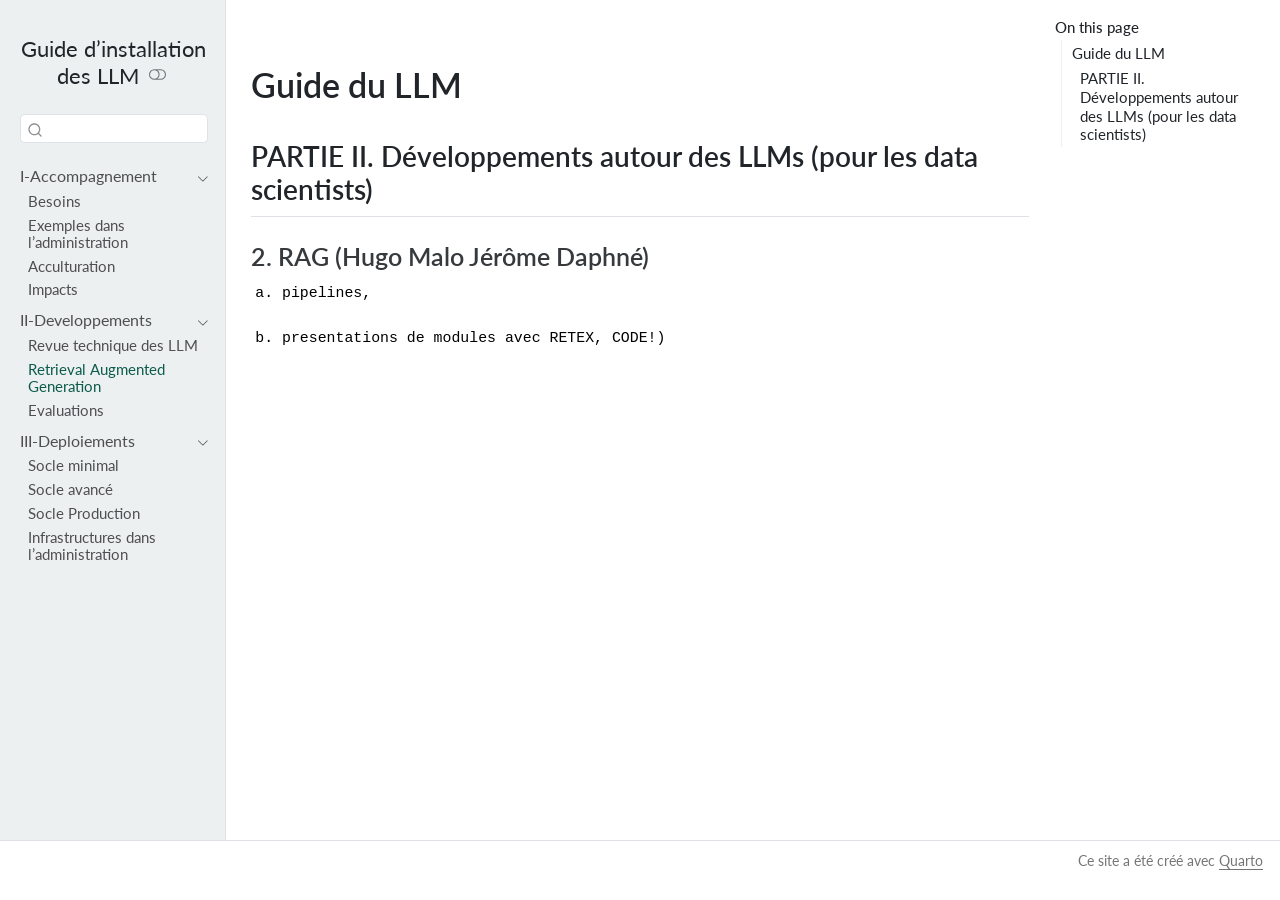
<file: II-Developpements/2_RAG.html>
<!DOCTYPE html>
<html xmlns="http://www.w3.org/1999/xhtml" lang="en" xml:lang="en"><head>

<meta charset="utf-8">
<meta name="generator" content="quarto-1.4.554">

<meta name="viewport" content="width=device-width, initial-scale=1.0, user-scalable=yes">


<title>Guide d’installation des LLM</title>
<style>
code{white-space: pre-wrap;}
span.smallcaps{font-variant: small-caps;}
div.columns{display: flex; gap: min(4vw, 1.5em);}
div.column{flex: auto; overflow-x: auto;}
div.hanging-indent{margin-left: 1.5em; text-indent: -1.5em;}
ul.task-list{list-style: none;}
ul.task-list li input[type="checkbox"] {
  width: 0.8em;
  margin: 0 0.8em 0.2em -1em; /* quarto-specific, see https://github.com/quarto-dev/quarto-cli/issues/4556 */ 
  vertical-align: middle;
}
</style>


<script src="../site_libs/quarto-nav/quarto-nav.js"></script>
<script src="../site_libs/clipboard/clipboard.min.js"></script>
<script src="../site_libs/quarto-search/autocomplete.umd.js"></script>
<script src="../site_libs/quarto-search/fuse.min.js"></script>
<script src="../site_libs/quarto-search/quarto-search.js"></script>
<meta name="quarto:offset" content="../">
<script src="../site_libs/quarto-html/quarto.js"></script>
<script src="../site_libs/quarto-html/popper.min.js"></script>
<script src="../site_libs/quarto-html/tippy.umd.min.js"></script>
<script src="../site_libs/quarto-html/anchor.min.js"></script>
<link href="../site_libs/quarto-html/tippy.css" rel="stylesheet">
<link href="../site_libs/quarto-html/quarto-syntax-highlighting.css" rel="stylesheet" class="quarto-color-scheme" id="quarto-text-highlighting-styles">
<link href="../site_libs/quarto-html/quarto-syntax-highlighting-dark.css" rel="prefetch" class="quarto-color-scheme quarto-color-alternate" id="quarto-text-highlighting-styles">
<script src="../site_libs/bootstrap/bootstrap.min.js"></script>
<link href="../site_libs/bootstrap/bootstrap-icons.css" rel="stylesheet">
<link href="../site_libs/bootstrap/bootstrap.min.css" rel="stylesheet" class="quarto-color-scheme" id="quarto-bootstrap" data-mode="light">
<link href="../site_libs/bootstrap/bootstrap-dark.min.css" rel="prefetch" class="quarto-color-scheme quarto-color-alternate" id="quarto-bootstrap" data-mode="dark">
<script id="quarto-search-options" type="application/json">{
  "location": "sidebar",
  "copy-button": false,
  "collapse-after": 3,
  "panel-placement": "start",
  "type": "textbox",
  "limit": 50,
  "keyboard-shortcut": [
    "f",
    "/",
    "s"
  ],
  "show-item-context": false,
  "language": {
    "search-no-results-text": "No results",
    "search-matching-documents-text": "matching documents",
    "search-copy-link-title": "Copy link to search",
    "search-hide-matches-text": "Hide additional matches",
    "search-more-match-text": "more match in this document",
    "search-more-matches-text": "more matches in this document",
    "search-clear-button-title": "Clear",
    "search-text-placeholder": "",
    "search-detached-cancel-button-title": "Cancel",
    "search-submit-button-title": "Submit",
    "search-label": "Search"
  }
}</script>


</head>

<body class="nav-sidebar docked">

<div id="quarto-search-results"></div>
  <header id="quarto-header" class="headroom fixed-top">
  <nav class="quarto-secondary-nav">
    <div class="container-fluid d-flex">
      <button type="button" class="quarto-btn-toggle btn" data-bs-toggle="collapse" data-bs-target=".quarto-sidebar-collapse-item" aria-controls="quarto-sidebar" aria-expanded="false" aria-label="Toggle sidebar navigation" onclick="if (window.quartoToggleHeadroom) { window.quartoToggleHeadroom(); }">
        <i class="bi bi-layout-text-sidebar-reverse"></i>
      </button>
        <nav class="quarto-page-breadcrumbs" aria-label="breadcrumb"><ol class="breadcrumb"><li class="breadcrumb-item"><a href="../II-Developpements/1_Revue_Technique_LLM.html">II-Developpements</a></li><li class="breadcrumb-item"><a href="../II-Developpements/2_RAG.html">Retrieval Augmented Generation</a></li></ol></nav>
        <a class="flex-grow-1" role="button" data-bs-toggle="collapse" data-bs-target=".quarto-sidebar-collapse-item" aria-controls="quarto-sidebar" aria-expanded="false" aria-label="Toggle sidebar navigation" onclick="if (window.quartoToggleHeadroom) { window.quartoToggleHeadroom(); }">      
        </a>
      <button type="button" class="btn quarto-search-button" aria-label="" onclick="window.quartoOpenSearch();">
        <i class="bi bi-search"></i>
      </button>
    </div>
  </nav>
</header>
<!-- content -->
<div id="quarto-content" class="quarto-container page-columns page-rows-contents page-layout-article">
<!-- sidebar -->
  <nav id="quarto-sidebar" class="sidebar collapse collapse-horizontal quarto-sidebar-collapse-item sidebar-navigation docked overflow-auto">
    <div class="pt-lg-2 mt-2 text-center sidebar-header">
    <div class="sidebar-title mb-0 py-0">
      <a href="../">Guide d’installation des LLM</a> 
        <div class="sidebar-tools-main">
  <a href="" class="quarto-color-scheme-toggle quarto-navigation-tool  px-1" onclick="window.quartoToggleColorScheme(); return false;" title="Toggle dark mode"><i class="bi"></i></a>
</div>
    </div>
      </div>
        <div class="mt-2 flex-shrink-0 align-items-center">
        <div class="sidebar-search">
        <div id="quarto-search" class="" title="Search"></div>
        </div>
        </div>
    <div class="sidebar-menu-container"> 
    <ul class="list-unstyled mt-1">
        <li class="sidebar-item sidebar-item-section">
      <div class="sidebar-item-container"> 
            <a class="sidebar-item-text sidebar-link text-start" data-bs-toggle="collapse" data-bs-target="#quarto-sidebar-section-1" aria-expanded="true">
 <span class="menu-text">I-Accompagnement</span></a>
          <a class="sidebar-item-toggle text-start" data-bs-toggle="collapse" data-bs-target="#quarto-sidebar-section-1" aria-expanded="true" aria-label="Toggle section">
            <i class="bi bi-chevron-right ms-2"></i>
          </a> 
      </div>
      <ul id="quarto-sidebar-section-1" class="collapse list-unstyled sidebar-section depth1 show">  
          <li class="sidebar-item">
  <div class="sidebar-item-container"> 
  <a href="../I-Accompagnement/1_Besoins.html" class="sidebar-item-text sidebar-link">
 <span class="menu-text">Besoins</span></a>
  </div>
</li>
          <li class="sidebar-item">
  <div class="sidebar-item-container"> 
  <a href="../I-Accompagnement/2_Deja_Fait_Admin.html" class="sidebar-item-text sidebar-link">
 <span class="menu-text">Exemples dans l’administration</span></a>
  </div>
</li>
          <li class="sidebar-item">
  <div class="sidebar-item-container"> 
  <a href="../I-Accompagnement/3_Acculturation.html" class="sidebar-item-text sidebar-link">
 <span class="menu-text">Acculturation</span></a>
  </div>
</li>
          <li class="sidebar-item">
  <div class="sidebar-item-container"> 
  <a href="../I-Accompagnement/4_Impacts.html" class="sidebar-item-text sidebar-link">
 <span class="menu-text">Impacts</span></a>
  </div>
</li>
      </ul>
  </li>
        <li class="sidebar-item sidebar-item-section">
      <div class="sidebar-item-container"> 
            <a class="sidebar-item-text sidebar-link text-start" data-bs-toggle="collapse" data-bs-target="#quarto-sidebar-section-2" aria-expanded="true">
 <span class="menu-text">II-Developpements</span></a>
          <a class="sidebar-item-toggle text-start" data-bs-toggle="collapse" data-bs-target="#quarto-sidebar-section-2" aria-expanded="true" aria-label="Toggle section">
            <i class="bi bi-chevron-right ms-2"></i>
          </a> 
      </div>
      <ul id="quarto-sidebar-section-2" class="collapse list-unstyled sidebar-section depth1 show">  
          <li class="sidebar-item">
  <div class="sidebar-item-container"> 
  <a href="../II-Developpements/1_Revue_Technique_LLM.html" class="sidebar-item-text sidebar-link">
 <span class="menu-text">Revue technique des LLM</span></a>
  </div>
</li>
          <li class="sidebar-item">
  <div class="sidebar-item-container"> 
  <a href="../II-Developpements/2_RAG.html" class="sidebar-item-text sidebar-link active">
 <span class="menu-text">Retrieval Augmented Generation</span></a>
  </div>
</li>
          <li class="sidebar-item">
  <div class="sidebar-item-container"> 
  <a href="../II-Developpements/3_Evaluations.html" class="sidebar-item-text sidebar-link">
 <span class="menu-text">Evaluations</span></a>
  </div>
</li>
      </ul>
  </li>
        <li class="sidebar-item sidebar-item-section">
      <div class="sidebar-item-container"> 
            <a class="sidebar-item-text sidebar-link text-start" data-bs-toggle="collapse" data-bs-target="#quarto-sidebar-section-3" aria-expanded="true">
 <span class="menu-text">III-Deploiements</span></a>
          <a class="sidebar-item-toggle text-start" data-bs-toggle="collapse" data-bs-target="#quarto-sidebar-section-3" aria-expanded="true" aria-label="Toggle section">
            <i class="bi bi-chevron-right ms-2"></i>
          </a> 
      </div>
      <ul id="quarto-sidebar-section-3" class="collapse list-unstyled sidebar-section depth1 show">  
          <li class="sidebar-item">
  <div class="sidebar-item-container"> 
  <a href="../III-Deploiements/1_Socle_minimal.html" class="sidebar-item-text sidebar-link">
 <span class="menu-text">Socle minimal</span></a>
  </div>
</li>
          <li class="sidebar-item">
  <div class="sidebar-item-container"> 
  <a href="../III-Deploiements/2_Socle_avance.html" class="sidebar-item-text sidebar-link">
 <span class="menu-text">Socle avancé</span></a>
  </div>
</li>
          <li class="sidebar-item">
  <div class="sidebar-item-container"> 
  <a href="../III-Deploiements/3_Socle_Production.html" class="sidebar-item-text sidebar-link">
 <span class="menu-text">Socle Production</span></a>
  </div>
</li>
          <li class="sidebar-item">
  <div class="sidebar-item-container"> 
  <a href="../III-Deploiements/4_Infras_administrations.html" class="sidebar-item-text sidebar-link">
 <span class="menu-text">Infrastructures dans l’administration</span></a>
  </div>
</li>
      </ul>
  </li>
    </ul>
    </div>
</nav>
<div id="quarto-sidebar-glass" class="quarto-sidebar-collapse-item" data-bs-toggle="collapse" data-bs-target=".quarto-sidebar-collapse-item"></div>
<!-- margin-sidebar -->
    <div id="quarto-margin-sidebar" class="sidebar margin-sidebar">
        <nav id="TOC" role="doc-toc" class="toc-active">
    <h2 id="toc-title">On this page</h2>
   
  <ul>
  <li><a href="#guide-du-llm" id="toc-guide-du-llm" class="nav-link active" data-scroll-target="#guide-du-llm">Guide du LLM</a>
  <ul class="collapse">
  <li><a href="#partie-ii.-développements-autour-des-llms-pour-les-data-scientists" id="toc-partie-ii.-développements-autour-des-llms-pour-les-data-scientists" class="nav-link" data-scroll-target="#partie-ii.-développements-autour-des-llms-pour-les-data-scientists">PARTIE II. Développements autour des LLMs (pour les data scientists)</a>
  <ul class="collapse">
  <li><a href="#rag-hugo-malo-jérôme-daphné" id="toc-rag-hugo-malo-jérôme-daphné" class="nav-link" data-scroll-target="#rag-hugo-malo-jérôme-daphné">2. RAG (Hugo Malo Jérôme Daphné)</a></li>
  </ul></li>
  </ul></li>
  </ul>
</nav>
    </div>
<!-- main -->
<main class="content" id="quarto-document-content">




<section id="guide-du-llm" class="level1">
<h1>Guide du LLM</h1>
<section id="partie-ii.-développements-autour-des-llms-pour-les-data-scientists" class="level2">
<h2 class="anchored" data-anchor-id="partie-ii.-développements-autour-des-llms-pour-les-data-scientists">PARTIE II. Développements autour des LLMs (pour les data scientists)</h2>
<section id="rag-hugo-malo-jérôme-daphné" class="level3">
<h3 class="anchored" data-anchor-id="rag-hugo-malo-jérôme-daphné">2. RAG (Hugo Malo Jérôme Daphné)</h3>
<pre><code>a. pipelines,

b. presentations de modules avec RETEX, CODE!)</code></pre>


</section>
</section>
</section>

</main> <!-- /main -->
<script id="quarto-html-after-body" type="application/javascript">
window.document.addEventListener("DOMContentLoaded", function (event) {
  const toggleBodyColorMode = (bsSheetEl) => {
    const mode = bsSheetEl.getAttribute("data-mode");
    const bodyEl = window.document.querySelector("body");
    if (mode === "dark") {
      bodyEl.classList.add("quarto-dark");
      bodyEl.classList.remove("quarto-light");
    } else {
      bodyEl.classList.add("quarto-light");
      bodyEl.classList.remove("quarto-dark");
    }
  }
  const toggleBodyColorPrimary = () => {
    const bsSheetEl = window.document.querySelector("link#quarto-bootstrap");
    if (bsSheetEl) {
      toggleBodyColorMode(bsSheetEl);
    }
  }
  toggleBodyColorPrimary();  
  const disableStylesheet = (stylesheets) => {
    for (let i=0; i < stylesheets.length; i++) {
      const stylesheet = stylesheets[i];
      stylesheet.rel = 'prefetch';
    }
  }
  const enableStylesheet = (stylesheets) => {
    for (let i=0; i < stylesheets.length; i++) {
      const stylesheet = stylesheets[i];
      stylesheet.rel = 'stylesheet';
    }
  }
  const manageTransitions = (selector, allowTransitions) => {
    const els = window.document.querySelectorAll(selector);
    for (let i=0; i < els.length; i++) {
      const el = els[i];
      if (allowTransitions) {
        el.classList.remove('notransition');
      } else {
        el.classList.add('notransition');
      }
    }
  }
  const toggleGiscusIfUsed = (isAlternate, darkModeDefault) => {
    const baseTheme = document.querySelector('#giscus-base-theme')?.value ?? 'light';
    const alternateTheme = document.querySelector('#giscus-alt-theme')?.value ?? 'dark';
    let newTheme = '';
    if(darkModeDefault) {
      newTheme = isAlternate ? baseTheme : alternateTheme;
    } else {
      newTheme = isAlternate ? alternateTheme : baseTheme;
    }
    const changeGiscusTheme = () => {
      // From: https://github.com/giscus/giscus/issues/336
      const sendMessage = (message) => {
        const iframe = document.querySelector('iframe.giscus-frame');
        if (!iframe) return;
        iframe.contentWindow.postMessage({ giscus: message }, 'https://giscus.app');
      }
      sendMessage({
        setConfig: {
          theme: newTheme
        }
      });
    }
    const isGiscussLoaded = window.document.querySelector('iframe.giscus-frame') !== null;
    if (isGiscussLoaded) {
      changeGiscusTheme();
    }
  }
  const toggleColorMode = (alternate) => {
    // Switch the stylesheets
    const alternateStylesheets = window.document.querySelectorAll('link.quarto-color-scheme.quarto-color-alternate');
    manageTransitions('#quarto-margin-sidebar .nav-link', false);
    if (alternate) {
      enableStylesheet(alternateStylesheets);
      for (const sheetNode of alternateStylesheets) {
        if (sheetNode.id === "quarto-bootstrap") {
          toggleBodyColorMode(sheetNode);
        }
      }
    } else {
      disableStylesheet(alternateStylesheets);
      toggleBodyColorPrimary();
    }
    manageTransitions('#quarto-margin-sidebar .nav-link', true);
    // Switch the toggles
    const toggles = window.document.querySelectorAll('.quarto-color-scheme-toggle');
    for (let i=0; i < toggles.length; i++) {
      const toggle = toggles[i];
      if (toggle) {
        if (alternate) {
          toggle.classList.add("alternate");     
        } else {
          toggle.classList.remove("alternate");
        }
      }
    }
    // Hack to workaround the fact that safari doesn't
    // properly recolor the scrollbar when toggling (#1455)
    if (navigator.userAgent.indexOf('Safari') > 0 && navigator.userAgent.indexOf('Chrome') == -1) {
      manageTransitions("body", false);
      window.scrollTo(0, 1);
      setTimeout(() => {
        window.scrollTo(0, 0);
        manageTransitions("body", true);
      }, 40);  
    }
  }
  const isFileUrl = () => { 
    return window.location.protocol === 'file:';
  }
  const hasAlternateSentinel = () => {  
    let styleSentinel = getColorSchemeSentinel();
    if (styleSentinel !== null) {
      return styleSentinel === "alternate";
    } else {
      return false;
    }
  }
  const setStyleSentinel = (alternate) => {
    const value = alternate ? "alternate" : "default";
    if (!isFileUrl()) {
      window.localStorage.setItem("quarto-color-scheme", value);
    } else {
      localAlternateSentinel = value;
    }
  }
  const getColorSchemeSentinel = () => {
    if (!isFileUrl()) {
      const storageValue = window.localStorage.getItem("quarto-color-scheme");
      return storageValue != null ? storageValue : localAlternateSentinel;
    } else {
      return localAlternateSentinel;
    }
  }
  const darkModeDefault = false;
  let localAlternateSentinel = darkModeDefault ? 'alternate' : 'default';
  // Dark / light mode switch
  window.quartoToggleColorScheme = () => {
    // Read the current dark / light value 
    let toAlternate = !hasAlternateSentinel();
    toggleColorMode(toAlternate);
    setStyleSentinel(toAlternate);
    toggleGiscusIfUsed(toAlternate, darkModeDefault);
  };
  // Ensure there is a toggle, if there isn't float one in the top right
  if (window.document.querySelector('.quarto-color-scheme-toggle') === null) {
    const a = window.document.createElement('a');
    a.classList.add('top-right');
    a.classList.add('quarto-color-scheme-toggle');
    a.href = "";
    a.onclick = function() { try { window.quartoToggleColorScheme(); } catch {} return false; };
    const i = window.document.createElement("i");
    i.classList.add('bi');
    a.appendChild(i);
    window.document.body.appendChild(a);
  }
  // Switch to dark mode if need be
  if (hasAlternateSentinel()) {
    toggleColorMode(true);
  } else {
    toggleColorMode(false);
  }
  const icon = "";
  const anchorJS = new window.AnchorJS();
  anchorJS.options = {
    placement: 'right',
    icon: icon
  };
  anchorJS.add('.anchored');
  const isCodeAnnotation = (el) => {
    for (const clz of el.classList) {
      if (clz.startsWith('code-annotation-')) {                     
        return true;
      }
    }
    return false;
  }
  const clipboard = new window.ClipboardJS('.code-copy-button', {
    text: function(trigger) {
      const codeEl = trigger.previousElementSibling.cloneNode(true);
      for (const childEl of codeEl.children) {
        if (isCodeAnnotation(childEl)) {
          childEl.remove();
        }
      }
      return codeEl.innerText;
    }
  });
  clipboard.on('success', function(e) {
    // button target
    const button = e.trigger;
    // don't keep focus
    button.blur();
    // flash "checked"
    button.classList.add('code-copy-button-checked');
    var currentTitle = button.getAttribute("title");
    button.setAttribute("title", "Copied!");
    let tooltip;
    if (window.bootstrap) {
      button.setAttribute("data-bs-toggle", "tooltip");
      button.setAttribute("data-bs-placement", "left");
      button.setAttribute("data-bs-title", "Copied!");
      tooltip = new bootstrap.Tooltip(button, 
        { trigger: "manual", 
          customClass: "code-copy-button-tooltip",
          offset: [0, -8]});
      tooltip.show();    
    }
    setTimeout(function() {
      if (tooltip) {
        tooltip.hide();
        button.removeAttribute("data-bs-title");
        button.removeAttribute("data-bs-toggle");
        button.removeAttribute("data-bs-placement");
      }
      button.setAttribute("title", currentTitle);
      button.classList.remove('code-copy-button-checked');
    }, 1000);
    // clear code selection
    e.clearSelection();
  });
    var localhostRegex = new RegExp(/^(?:http|https):\/\/localhost\:?[0-9]*\//);
    var mailtoRegex = new RegExp(/^mailto:/);
      var filterRegex = new RegExp("https:\/\/cthiounn\.github\.io\/kallm\/");
    var isInternal = (href) => {
        return filterRegex.test(href) || localhostRegex.test(href) || mailtoRegex.test(href);
    }
    // Inspect non-navigation links and adorn them if external
 	var links = window.document.querySelectorAll('a[href]:not(.nav-link):not(.navbar-brand):not(.toc-action):not(.sidebar-link):not(.sidebar-item-toggle):not(.pagination-link):not(.no-external):not([aria-hidden]):not(.dropdown-item):not(.quarto-navigation-tool)');
    for (var i=0; i<links.length; i++) {
      const link = links[i];
      if (!isInternal(link.href)) {
        // undo the damage that might have been done by quarto-nav.js in the case of
        // links that we want to consider external
        if (link.dataset.originalHref !== undefined) {
          link.href = link.dataset.originalHref;
        }
      }
    }
  function tippyHover(el, contentFn, onTriggerFn, onUntriggerFn) {
    const config = {
      allowHTML: true,
      maxWidth: 500,
      delay: 100,
      arrow: false,
      appendTo: function(el) {
          return el.parentElement;
      },
      interactive: true,
      interactiveBorder: 10,
      theme: 'quarto',
      placement: 'bottom-start',
    };
    if (contentFn) {
      config.content = contentFn;
    }
    if (onTriggerFn) {
      config.onTrigger = onTriggerFn;
    }
    if (onUntriggerFn) {
      config.onUntrigger = onUntriggerFn;
    }
    window.tippy(el, config); 
  }
  const noterefs = window.document.querySelectorAll('a[role="doc-noteref"]');
  for (var i=0; i<noterefs.length; i++) {
    const ref = noterefs[i];
    tippyHover(ref, function() {
      // use id or data attribute instead here
      let href = ref.getAttribute('data-footnote-href') || ref.getAttribute('href');
      try { href = new URL(href).hash; } catch {}
      const id = href.replace(/^#\/?/, "");
      const note = window.document.getElementById(id);
      if (note) {
        return note.innerHTML;
      } else {
        return "";
      }
    });
  }
  const xrefs = window.document.querySelectorAll('a.quarto-xref');
  const processXRef = (id, note) => {
    // Strip column container classes
    const stripColumnClz = (el) => {
      el.classList.remove("page-full", "page-columns");
      if (el.children) {
        for (const child of el.children) {
          stripColumnClz(child);
        }
      }
    }
    stripColumnClz(note)
    if (id === null || id.startsWith('sec-')) {
      // Special case sections, only their first couple elements
      const container = document.createElement("div");
      if (note.children && note.children.length > 2) {
        container.appendChild(note.children[0].cloneNode(true));
        for (let i = 1; i < note.children.length; i++) {
          const child = note.children[i];
          if (child.tagName === "P" && child.innerText === "") {
            continue;
          } else {
            container.appendChild(child.cloneNode(true));
            break;
          }
        }
        if (window.Quarto?.typesetMath) {
          window.Quarto.typesetMath(container);
        }
        return container.innerHTML
      } else {
        if (window.Quarto?.typesetMath) {
          window.Quarto.typesetMath(note);
        }
        return note.innerHTML;
      }
    } else {
      // Remove any anchor links if they are present
      const anchorLink = note.querySelector('a.anchorjs-link');
      if (anchorLink) {
        anchorLink.remove();
      }
      if (window.Quarto?.typesetMath) {
        window.Quarto.typesetMath(note);
      }
      // TODO in 1.5, we should make sure this works without a callout special case
      if (note.classList.contains("callout")) {
        return note.outerHTML;
      } else {
        return note.innerHTML;
      }
    }
  }
  for (var i=0; i<xrefs.length; i++) {
    const xref = xrefs[i];
    tippyHover(xref, undefined, function(instance) {
      instance.disable();
      let url = xref.getAttribute('href');
      let hash = undefined; 
      if (url.startsWith('#')) {
        hash = url;
      } else {
        try { hash = new URL(url).hash; } catch {}
      }
      if (hash) {
        const id = hash.replace(/^#\/?/, "");
        const note = window.document.getElementById(id);
        if (note !== null) {
          try {
            const html = processXRef(id, note.cloneNode(true));
            instance.setContent(html);
          } finally {
            instance.enable();
            instance.show();
          }
        } else {
          // See if we can fetch this
          fetch(url.split('#')[0])
          .then(res => res.text())
          .then(html => {
            const parser = new DOMParser();
            const htmlDoc = parser.parseFromString(html, "text/html");
            const note = htmlDoc.getElementById(id);
            if (note !== null) {
              const html = processXRef(id, note);
              instance.setContent(html);
            } 
          }).finally(() => {
            instance.enable();
            instance.show();
          });
        }
      } else {
        // See if we can fetch a full url (with no hash to target)
        // This is a special case and we should probably do some content thinning / targeting
        fetch(url)
        .then(res => res.text())
        .then(html => {
          const parser = new DOMParser();
          const htmlDoc = parser.parseFromString(html, "text/html");
          const note = htmlDoc.querySelector('main.content');
          if (note !== null) {
            // This should only happen for chapter cross references
            // (since there is no id in the URL)
            // remove the first header
            if (note.children.length > 0 && note.children[0].tagName === "HEADER") {
              note.children[0].remove();
            }
            const html = processXRef(null, note);
            instance.setContent(html);
          } 
        }).finally(() => {
          instance.enable();
          instance.show();
        });
      }
    }, function(instance) {
    });
  }
      let selectedAnnoteEl;
      const selectorForAnnotation = ( cell, annotation) => {
        let cellAttr = 'data-code-cell="' + cell + '"';
        let lineAttr = 'data-code-annotation="' +  annotation + '"';
        const selector = 'span[' + cellAttr + '][' + lineAttr + ']';
        return selector;
      }
      const selectCodeLines = (annoteEl) => {
        const doc = window.document;
        const targetCell = annoteEl.getAttribute("data-target-cell");
        const targetAnnotation = annoteEl.getAttribute("data-target-annotation");
        const annoteSpan = window.document.querySelector(selectorForAnnotation(targetCell, targetAnnotation));
        const lines = annoteSpan.getAttribute("data-code-lines").split(",");
        const lineIds = lines.map((line) => {
          return targetCell + "-" + line;
        })
        let top = null;
        let height = null;
        let parent = null;
        if (lineIds.length > 0) {
            //compute the position of the single el (top and bottom and make a div)
            const el = window.document.getElementById(lineIds[0]);
            top = el.offsetTop;
            height = el.offsetHeight;
            parent = el.parentElement.parentElement;
          if (lineIds.length > 1) {
            const lastEl = window.document.getElementById(lineIds[lineIds.length - 1]);
            const bottom = lastEl.offsetTop + lastEl.offsetHeight;
            height = bottom - top;
          }
          if (top !== null && height !== null && parent !== null) {
            // cook up a div (if necessary) and position it 
            let div = window.document.getElementById("code-annotation-line-highlight");
            if (div === null) {
              div = window.document.createElement("div");
              div.setAttribute("id", "code-annotation-line-highlight");
              div.style.position = 'absolute';
              parent.appendChild(div);
            }
            div.style.top = top - 2 + "px";
            div.style.height = height + 4 + "px";
            div.style.left = 0;
            let gutterDiv = window.document.getElementById("code-annotation-line-highlight-gutter");
            if (gutterDiv === null) {
              gutterDiv = window.document.createElement("div");
              gutterDiv.setAttribute("id", "code-annotation-line-highlight-gutter");
              gutterDiv.style.position = 'absolute';
              const codeCell = window.document.getElementById(targetCell);
              const gutter = codeCell.querySelector('.code-annotation-gutter');
              gutter.appendChild(gutterDiv);
            }
            gutterDiv.style.top = top - 2 + "px";
            gutterDiv.style.height = height + 4 + "px";
          }
          selectedAnnoteEl = annoteEl;
        }
      };
      const unselectCodeLines = () => {
        const elementsIds = ["code-annotation-line-highlight", "code-annotation-line-highlight-gutter"];
        elementsIds.forEach((elId) => {
          const div = window.document.getElementById(elId);
          if (div) {
            div.remove();
          }
        });
        selectedAnnoteEl = undefined;
      };
        // Handle positioning of the toggle
    window.addEventListener(
      "resize",
      throttle(() => {
        elRect = undefined;
        if (selectedAnnoteEl) {
          selectCodeLines(selectedAnnoteEl);
        }
      }, 10)
    );
    function throttle(fn, ms) {
    let throttle = false;
    let timer;
      return (...args) => {
        if(!throttle) { // first call gets through
            fn.apply(this, args);
            throttle = true;
        } else { // all the others get throttled
            if(timer) clearTimeout(timer); // cancel #2
            timer = setTimeout(() => {
              fn.apply(this, args);
              timer = throttle = false;
            }, ms);
        }
      };
    }
      // Attach click handler to the DT
      const annoteDls = window.document.querySelectorAll('dt[data-target-cell]');
      for (const annoteDlNode of annoteDls) {
        annoteDlNode.addEventListener('click', (event) => {
          const clickedEl = event.target;
          if (clickedEl !== selectedAnnoteEl) {
            unselectCodeLines();
            const activeEl = window.document.querySelector('dt[data-target-cell].code-annotation-active');
            if (activeEl) {
              activeEl.classList.remove('code-annotation-active');
            }
            selectCodeLines(clickedEl);
            clickedEl.classList.add('code-annotation-active');
          } else {
            // Unselect the line
            unselectCodeLines();
            clickedEl.classList.remove('code-annotation-active');
          }
        });
      }
  const findCites = (el) => {
    const parentEl = el.parentElement;
    if (parentEl) {
      const cites = parentEl.dataset.cites;
      if (cites) {
        return {
          el,
          cites: cites.split(' ')
        };
      } else {
        return findCites(el.parentElement)
      }
    } else {
      return undefined;
    }
  };
  var bibliorefs = window.document.querySelectorAll('a[role="doc-biblioref"]');
  for (var i=0; i<bibliorefs.length; i++) {
    const ref = bibliorefs[i];
    const citeInfo = findCites(ref);
    if (citeInfo) {
      tippyHover(citeInfo.el, function() {
        var popup = window.document.createElement('div');
        citeInfo.cites.forEach(function(cite) {
          var citeDiv = window.document.createElement('div');
          citeDiv.classList.add('hanging-indent');
          citeDiv.classList.add('csl-entry');
          var biblioDiv = window.document.getElementById('ref-' + cite);
          if (biblioDiv) {
            citeDiv.innerHTML = biblioDiv.innerHTML;
          }
          popup.appendChild(citeDiv);
        });
        return popup.innerHTML;
      });
    }
  }
});
</script>
</div> <!-- /content -->
<footer class="footer">
  <div class="nav-footer">
    <div class="nav-footer-left">
      &nbsp;
    </div>   
    <div class="nav-footer-center">
      &nbsp;
    </div>
    <div class="nav-footer-right">
<p>Ce site a été créé avec <a href="https://quarto.org/">Quarto</a></p>
</div>
  </div>
</footer>




</body></html>
</file>
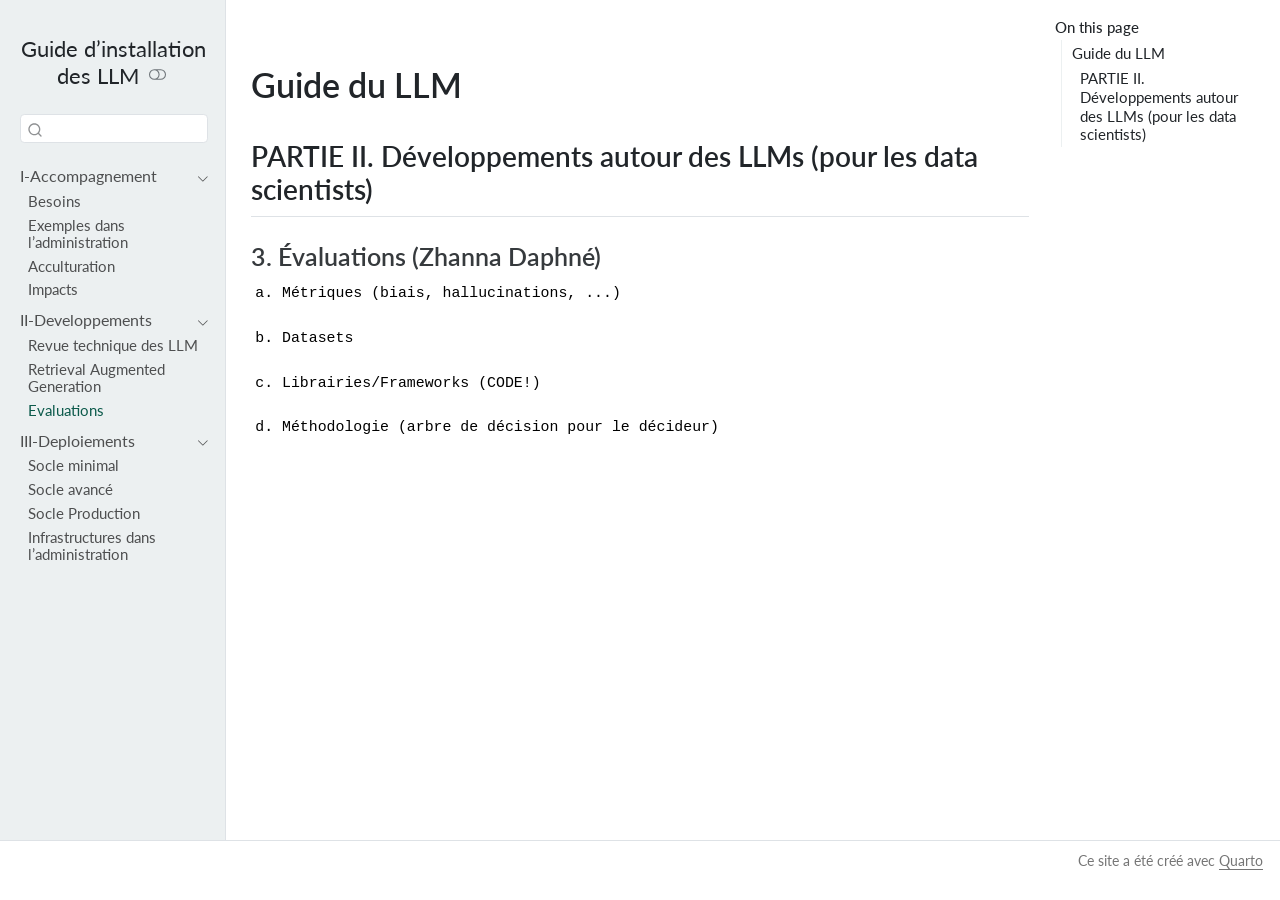
<file: II-Developpements/3_Evaluations.html>
<!DOCTYPE html>
<html xmlns="http://www.w3.org/1999/xhtml" lang="en" xml:lang="en"><head>

<meta charset="utf-8">
<meta name="generator" content="quarto-1.4.554">

<meta name="viewport" content="width=device-width, initial-scale=1.0, user-scalable=yes">


<title>Guide d’installation des LLM</title>
<style>
code{white-space: pre-wrap;}
span.smallcaps{font-variant: small-caps;}
div.columns{display: flex; gap: min(4vw, 1.5em);}
div.column{flex: auto; overflow-x: auto;}
div.hanging-indent{margin-left: 1.5em; text-indent: -1.5em;}
ul.task-list{list-style: none;}
ul.task-list li input[type="checkbox"] {
  width: 0.8em;
  margin: 0 0.8em 0.2em -1em; /* quarto-specific, see https://github.com/quarto-dev/quarto-cli/issues/4556 */ 
  vertical-align: middle;
}
</style>


<script src="../site_libs/quarto-nav/quarto-nav.js"></script>
<script src="../site_libs/clipboard/clipboard.min.js"></script>
<script src="../site_libs/quarto-search/autocomplete.umd.js"></script>
<script src="../site_libs/quarto-search/fuse.min.js"></script>
<script src="../site_libs/quarto-search/quarto-search.js"></script>
<meta name="quarto:offset" content="../">
<script src="../site_libs/quarto-html/quarto.js"></script>
<script src="../site_libs/quarto-html/popper.min.js"></script>
<script src="../site_libs/quarto-html/tippy.umd.min.js"></script>
<script src="../site_libs/quarto-html/anchor.min.js"></script>
<link href="../site_libs/quarto-html/tippy.css" rel="stylesheet">
<link href="../site_libs/quarto-html/quarto-syntax-highlighting.css" rel="stylesheet" class="quarto-color-scheme" id="quarto-text-highlighting-styles">
<link href="../site_libs/quarto-html/quarto-syntax-highlighting-dark.css" rel="prefetch" class="quarto-color-scheme quarto-color-alternate" id="quarto-text-highlighting-styles">
<script src="../site_libs/bootstrap/bootstrap.min.js"></script>
<link href="../site_libs/bootstrap/bootstrap-icons.css" rel="stylesheet">
<link href="../site_libs/bootstrap/bootstrap.min.css" rel="stylesheet" class="quarto-color-scheme" id="quarto-bootstrap" data-mode="light">
<link href="../site_libs/bootstrap/bootstrap-dark.min.css" rel="prefetch" class="quarto-color-scheme quarto-color-alternate" id="quarto-bootstrap" data-mode="dark">
<script id="quarto-search-options" type="application/json">{
  "location": "sidebar",
  "copy-button": false,
  "collapse-after": 3,
  "panel-placement": "start",
  "type": "textbox",
  "limit": 50,
  "keyboard-shortcut": [
    "f",
    "/",
    "s"
  ],
  "show-item-context": false,
  "language": {
    "search-no-results-text": "No results",
    "search-matching-documents-text": "matching documents",
    "search-copy-link-title": "Copy link to search",
    "search-hide-matches-text": "Hide additional matches",
    "search-more-match-text": "more match in this document",
    "search-more-matches-text": "more matches in this document",
    "search-clear-button-title": "Clear",
    "search-text-placeholder": "",
    "search-detached-cancel-button-title": "Cancel",
    "search-submit-button-title": "Submit",
    "search-label": "Search"
  }
}</script>


</head>

<body class="nav-sidebar docked">

<div id="quarto-search-results"></div>
  <header id="quarto-header" class="headroom fixed-top">
  <nav class="quarto-secondary-nav">
    <div class="container-fluid d-flex">
      <button type="button" class="quarto-btn-toggle btn" data-bs-toggle="collapse" data-bs-target=".quarto-sidebar-collapse-item" aria-controls="quarto-sidebar" aria-expanded="false" aria-label="Toggle sidebar navigation" onclick="if (window.quartoToggleHeadroom) { window.quartoToggleHeadroom(); }">
        <i class="bi bi-layout-text-sidebar-reverse"></i>
      </button>
        <nav class="quarto-page-breadcrumbs" aria-label="breadcrumb"><ol class="breadcrumb"><li class="breadcrumb-item"><a href="../II-Developpements/1_Revue_Technique_LLM.html">II-Developpements</a></li><li class="breadcrumb-item"><a href="../II-Developpements/3_Evaluations.html">Evaluations</a></li></ol></nav>
        <a class="flex-grow-1" role="button" data-bs-toggle="collapse" data-bs-target=".quarto-sidebar-collapse-item" aria-controls="quarto-sidebar" aria-expanded="false" aria-label="Toggle sidebar navigation" onclick="if (window.quartoToggleHeadroom) { window.quartoToggleHeadroom(); }">      
        </a>
      <button type="button" class="btn quarto-search-button" aria-label="" onclick="window.quartoOpenSearch();">
        <i class="bi bi-search"></i>
      </button>
    </div>
  </nav>
</header>
<!-- content -->
<div id="quarto-content" class="quarto-container page-columns page-rows-contents page-layout-article">
<!-- sidebar -->
  <nav id="quarto-sidebar" class="sidebar collapse collapse-horizontal quarto-sidebar-collapse-item sidebar-navigation docked overflow-auto">
    <div class="pt-lg-2 mt-2 text-center sidebar-header">
    <div class="sidebar-title mb-0 py-0">
      <a href="../">Guide d’installation des LLM</a> 
        <div class="sidebar-tools-main">
  <a href="" class="quarto-color-scheme-toggle quarto-navigation-tool  px-1" onclick="window.quartoToggleColorScheme(); return false;" title="Toggle dark mode"><i class="bi"></i></a>
</div>
    </div>
      </div>
        <div class="mt-2 flex-shrink-0 align-items-center">
        <div class="sidebar-search">
        <div id="quarto-search" class="" title="Search"></div>
        </div>
        </div>
    <div class="sidebar-menu-container"> 
    <ul class="list-unstyled mt-1">
        <li class="sidebar-item sidebar-item-section">
      <div class="sidebar-item-container"> 
            <a class="sidebar-item-text sidebar-link text-start" data-bs-toggle="collapse" data-bs-target="#quarto-sidebar-section-1" aria-expanded="true">
 <span class="menu-text">I-Accompagnement</span></a>
          <a class="sidebar-item-toggle text-start" data-bs-toggle="collapse" data-bs-target="#quarto-sidebar-section-1" aria-expanded="true" aria-label="Toggle section">
            <i class="bi bi-chevron-right ms-2"></i>
          </a> 
      </div>
      <ul id="quarto-sidebar-section-1" class="collapse list-unstyled sidebar-section depth1 show">  
          <li class="sidebar-item">
  <div class="sidebar-item-container"> 
  <a href="../I-Accompagnement/1_Besoins.html" class="sidebar-item-text sidebar-link">
 <span class="menu-text">Besoins</span></a>
  </div>
</li>
          <li class="sidebar-item">
  <div class="sidebar-item-container"> 
  <a href="../I-Accompagnement/2_Deja_Fait_Admin.html" class="sidebar-item-text sidebar-link">
 <span class="menu-text">Exemples dans l’administration</span></a>
  </div>
</li>
          <li class="sidebar-item">
  <div class="sidebar-item-container"> 
  <a href="../I-Accompagnement/3_Acculturation.html" class="sidebar-item-text sidebar-link">
 <span class="menu-text">Acculturation</span></a>
  </div>
</li>
          <li class="sidebar-item">
  <div class="sidebar-item-container"> 
  <a href="../I-Accompagnement/4_Impacts.html" class="sidebar-item-text sidebar-link">
 <span class="menu-text">Impacts</span></a>
  </div>
</li>
      </ul>
  </li>
        <li class="sidebar-item sidebar-item-section">
      <div class="sidebar-item-container"> 
            <a class="sidebar-item-text sidebar-link text-start" data-bs-toggle="collapse" data-bs-target="#quarto-sidebar-section-2" aria-expanded="true">
 <span class="menu-text">II-Developpements</span></a>
          <a class="sidebar-item-toggle text-start" data-bs-toggle="collapse" data-bs-target="#quarto-sidebar-section-2" aria-expanded="true" aria-label="Toggle section">
            <i class="bi bi-chevron-right ms-2"></i>
          </a> 
      </div>
      <ul id="quarto-sidebar-section-2" class="collapse list-unstyled sidebar-section depth1 show">  
          <li class="sidebar-item">
  <div class="sidebar-item-container"> 
  <a href="../II-Developpements/1_Revue_Technique_LLM.html" class="sidebar-item-text sidebar-link">
 <span class="menu-text">Revue technique des LLM</span></a>
  </div>
</li>
          <li class="sidebar-item">
  <div class="sidebar-item-container"> 
  <a href="../II-Developpements/2_RAG.html" class="sidebar-item-text sidebar-link">
 <span class="menu-text">Retrieval Augmented Generation</span></a>
  </div>
</li>
          <li class="sidebar-item">
  <div class="sidebar-item-container"> 
  <a href="../II-Developpements/3_Evaluations.html" class="sidebar-item-text sidebar-link active">
 <span class="menu-text">Evaluations</span></a>
  </div>
</li>
      </ul>
  </li>
        <li class="sidebar-item sidebar-item-section">
      <div class="sidebar-item-container"> 
            <a class="sidebar-item-text sidebar-link text-start" data-bs-toggle="collapse" data-bs-target="#quarto-sidebar-section-3" aria-expanded="true">
 <span class="menu-text">III-Deploiements</span></a>
          <a class="sidebar-item-toggle text-start" data-bs-toggle="collapse" data-bs-target="#quarto-sidebar-section-3" aria-expanded="true" aria-label="Toggle section">
            <i class="bi bi-chevron-right ms-2"></i>
          </a> 
      </div>
      <ul id="quarto-sidebar-section-3" class="collapse list-unstyled sidebar-section depth1 show">  
          <li class="sidebar-item">
  <div class="sidebar-item-container"> 
  <a href="../III-Deploiements/1_Socle_minimal.html" class="sidebar-item-text sidebar-link">
 <span class="menu-text">Socle minimal</span></a>
  </div>
</li>
          <li class="sidebar-item">
  <div class="sidebar-item-container"> 
  <a href="../III-Deploiements/2_Socle_avance.html" class="sidebar-item-text sidebar-link">
 <span class="menu-text">Socle avancé</span></a>
  </div>
</li>
          <li class="sidebar-item">
  <div class="sidebar-item-container"> 
  <a href="../III-Deploiements/3_Socle_Production.html" class="sidebar-item-text sidebar-link">
 <span class="menu-text">Socle Production</span></a>
  </div>
</li>
          <li class="sidebar-item">
  <div class="sidebar-item-container"> 
  <a href="../III-Deploiements/4_Infras_administrations.html" class="sidebar-item-text sidebar-link">
 <span class="menu-text">Infrastructures dans l’administration</span></a>
  </div>
</li>
      </ul>
  </li>
    </ul>
    </div>
</nav>
<div id="quarto-sidebar-glass" class="quarto-sidebar-collapse-item" data-bs-toggle="collapse" data-bs-target=".quarto-sidebar-collapse-item"></div>
<!-- margin-sidebar -->
    <div id="quarto-margin-sidebar" class="sidebar margin-sidebar">
        <nav id="TOC" role="doc-toc" class="toc-active">
    <h2 id="toc-title">On this page</h2>
   
  <ul>
  <li><a href="#guide-du-llm" id="toc-guide-du-llm" class="nav-link active" data-scroll-target="#guide-du-llm">Guide du LLM</a>
  <ul class="collapse">
  <li><a href="#partie-ii.-développements-autour-des-llms-pour-les-data-scientists" id="toc-partie-ii.-développements-autour-des-llms-pour-les-data-scientists" class="nav-link" data-scroll-target="#partie-ii.-développements-autour-des-llms-pour-les-data-scientists">PARTIE II. Développements autour des LLMs (pour les data scientists)</a>
  <ul class="collapse">
  <li><a href="#évaluations-zhanna-daphné" id="toc-évaluations-zhanna-daphné" class="nav-link" data-scroll-target="#évaluations-zhanna-daphné">3. Évaluations (Zhanna Daphné)</a></li>
  </ul></li>
  </ul></li>
  </ul>
</nav>
    </div>
<!-- main -->
<main class="content" id="quarto-document-content">




<section id="guide-du-llm" class="level1">
<h1>Guide du LLM</h1>
<section id="partie-ii.-développements-autour-des-llms-pour-les-data-scientists" class="level2">
<h2 class="anchored" data-anchor-id="partie-ii.-développements-autour-des-llms-pour-les-data-scientists">PARTIE II. Développements autour des LLMs (pour les data scientists)</h2>
<section id="évaluations-zhanna-daphné" class="level3">
<h3 class="anchored" data-anchor-id="évaluations-zhanna-daphné">3. Évaluations (Zhanna Daphné)</h3>
<pre><code>a. Métriques (biais, hallucinations, ...)

b. Datasets

c. Librairies/Frameworks (CODE!)

d. Méthodologie (arbre de décision pour le décideur)</code></pre>


</section>
</section>
</section>

</main> <!-- /main -->
<script id="quarto-html-after-body" type="application/javascript">
window.document.addEventListener("DOMContentLoaded", function (event) {
  const toggleBodyColorMode = (bsSheetEl) => {
    const mode = bsSheetEl.getAttribute("data-mode");
    const bodyEl = window.document.querySelector("body");
    if (mode === "dark") {
      bodyEl.classList.add("quarto-dark");
      bodyEl.classList.remove("quarto-light");
    } else {
      bodyEl.classList.add("quarto-light");
      bodyEl.classList.remove("quarto-dark");
    }
  }
  const toggleBodyColorPrimary = () => {
    const bsSheetEl = window.document.querySelector("link#quarto-bootstrap");
    if (bsSheetEl) {
      toggleBodyColorMode(bsSheetEl);
    }
  }
  toggleBodyColorPrimary();  
  const disableStylesheet = (stylesheets) => {
    for (let i=0; i < stylesheets.length; i++) {
      const stylesheet = stylesheets[i];
      stylesheet.rel = 'prefetch';
    }
  }
  const enableStylesheet = (stylesheets) => {
    for (let i=0; i < stylesheets.length; i++) {
      const stylesheet = stylesheets[i];
      stylesheet.rel = 'stylesheet';
    }
  }
  const manageTransitions = (selector, allowTransitions) => {
    const els = window.document.querySelectorAll(selector);
    for (let i=0; i < els.length; i++) {
      const el = els[i];
      if (allowTransitions) {
        el.classList.remove('notransition');
      } else {
        el.classList.add('notransition');
      }
    }
  }
  const toggleGiscusIfUsed = (isAlternate, darkModeDefault) => {
    const baseTheme = document.querySelector('#giscus-base-theme')?.value ?? 'light';
    const alternateTheme = document.querySelector('#giscus-alt-theme')?.value ?? 'dark';
    let newTheme = '';
    if(darkModeDefault) {
      newTheme = isAlternate ? baseTheme : alternateTheme;
    } else {
      newTheme = isAlternate ? alternateTheme : baseTheme;
    }
    const changeGiscusTheme = () => {
      // From: https://github.com/giscus/giscus/issues/336
      const sendMessage = (message) => {
        const iframe = document.querySelector('iframe.giscus-frame');
        if (!iframe) return;
        iframe.contentWindow.postMessage({ giscus: message }, 'https://giscus.app');
      }
      sendMessage({
        setConfig: {
          theme: newTheme
        }
      });
    }
    const isGiscussLoaded = window.document.querySelector('iframe.giscus-frame') !== null;
    if (isGiscussLoaded) {
      changeGiscusTheme();
    }
  }
  const toggleColorMode = (alternate) => {
    // Switch the stylesheets
    const alternateStylesheets = window.document.querySelectorAll('link.quarto-color-scheme.quarto-color-alternate');
    manageTransitions('#quarto-margin-sidebar .nav-link', false);
    if (alternate) {
      enableStylesheet(alternateStylesheets);
      for (const sheetNode of alternateStylesheets) {
        if (sheetNode.id === "quarto-bootstrap") {
          toggleBodyColorMode(sheetNode);
        }
      }
    } else {
      disableStylesheet(alternateStylesheets);
      toggleBodyColorPrimary();
    }
    manageTransitions('#quarto-margin-sidebar .nav-link', true);
    // Switch the toggles
    const toggles = window.document.querySelectorAll('.quarto-color-scheme-toggle');
    for (let i=0; i < toggles.length; i++) {
      const toggle = toggles[i];
      if (toggle) {
        if (alternate) {
          toggle.classList.add("alternate");     
        } else {
          toggle.classList.remove("alternate");
        }
      }
    }
    // Hack to workaround the fact that safari doesn't
    // properly recolor the scrollbar when toggling (#1455)
    if (navigator.userAgent.indexOf('Safari') > 0 && navigator.userAgent.indexOf('Chrome') == -1) {
      manageTransitions("body", false);
      window.scrollTo(0, 1);
      setTimeout(() => {
        window.scrollTo(0, 0);
        manageTransitions("body", true);
      }, 40);  
    }
  }
  const isFileUrl = () => { 
    return window.location.protocol === 'file:';
  }
  const hasAlternateSentinel = () => {  
    let styleSentinel = getColorSchemeSentinel();
    if (styleSentinel !== null) {
      return styleSentinel === "alternate";
    } else {
      return false;
    }
  }
  const setStyleSentinel = (alternate) => {
    const value = alternate ? "alternate" : "default";
    if (!isFileUrl()) {
      window.localStorage.setItem("quarto-color-scheme", value);
    } else {
      localAlternateSentinel = value;
    }
  }
  const getColorSchemeSentinel = () => {
    if (!isFileUrl()) {
      const storageValue = window.localStorage.getItem("quarto-color-scheme");
      return storageValue != null ? storageValue : localAlternateSentinel;
    } else {
      return localAlternateSentinel;
    }
  }
  const darkModeDefault = false;
  let localAlternateSentinel = darkModeDefault ? 'alternate' : 'default';
  // Dark / light mode switch
  window.quartoToggleColorScheme = () => {
    // Read the current dark / light value 
    let toAlternate = !hasAlternateSentinel();
    toggleColorMode(toAlternate);
    setStyleSentinel(toAlternate);
    toggleGiscusIfUsed(toAlternate, darkModeDefault);
  };
  // Ensure there is a toggle, if there isn't float one in the top right
  if (window.document.querySelector('.quarto-color-scheme-toggle') === null) {
    const a = window.document.createElement('a');
    a.classList.add('top-right');
    a.classList.add('quarto-color-scheme-toggle');
    a.href = "";
    a.onclick = function() { try { window.quartoToggleColorScheme(); } catch {} return false; };
    const i = window.document.createElement("i");
    i.classList.add('bi');
    a.appendChild(i);
    window.document.body.appendChild(a);
  }
  // Switch to dark mode if need be
  if (hasAlternateSentinel()) {
    toggleColorMode(true);
  } else {
    toggleColorMode(false);
  }
  const icon = "";
  const anchorJS = new window.AnchorJS();
  anchorJS.options = {
    placement: 'right',
    icon: icon
  };
  anchorJS.add('.anchored');
  const isCodeAnnotation = (el) => {
    for (const clz of el.classList) {
      if (clz.startsWith('code-annotation-')) {                     
        return true;
      }
    }
    return false;
  }
  const clipboard = new window.ClipboardJS('.code-copy-button', {
    text: function(trigger) {
      const codeEl = trigger.previousElementSibling.cloneNode(true);
      for (const childEl of codeEl.children) {
        if (isCodeAnnotation(childEl)) {
          childEl.remove();
        }
      }
      return codeEl.innerText;
    }
  });
  clipboard.on('success', function(e) {
    // button target
    const button = e.trigger;
    // don't keep focus
    button.blur();
    // flash "checked"
    button.classList.add('code-copy-button-checked');
    var currentTitle = button.getAttribute("title");
    button.setAttribute("title", "Copied!");
    let tooltip;
    if (window.bootstrap) {
      button.setAttribute("data-bs-toggle", "tooltip");
      button.setAttribute("data-bs-placement", "left");
      button.setAttribute("data-bs-title", "Copied!");
      tooltip = new bootstrap.Tooltip(button, 
        { trigger: "manual", 
          customClass: "code-copy-button-tooltip",
          offset: [0, -8]});
      tooltip.show();    
    }
    setTimeout(function() {
      if (tooltip) {
        tooltip.hide();
        button.removeAttribute("data-bs-title");
        button.removeAttribute("data-bs-toggle");
        button.removeAttribute("data-bs-placement");
      }
      button.setAttribute("title", currentTitle);
      button.classList.remove('code-copy-button-checked');
    }, 1000);
    // clear code selection
    e.clearSelection();
  });
    var localhostRegex = new RegExp(/^(?:http|https):\/\/localhost\:?[0-9]*\//);
    var mailtoRegex = new RegExp(/^mailto:/);
      var filterRegex = new RegExp("https:\/\/cthiounn\.github\.io\/kallm\/");
    var isInternal = (href) => {
        return filterRegex.test(href) || localhostRegex.test(href) || mailtoRegex.test(href);
    }
    // Inspect non-navigation links and adorn them if external
 	var links = window.document.querySelectorAll('a[href]:not(.nav-link):not(.navbar-brand):not(.toc-action):not(.sidebar-link):not(.sidebar-item-toggle):not(.pagination-link):not(.no-external):not([aria-hidden]):not(.dropdown-item):not(.quarto-navigation-tool)');
    for (var i=0; i<links.length; i++) {
      const link = links[i];
      if (!isInternal(link.href)) {
        // undo the damage that might have been done by quarto-nav.js in the case of
        // links that we want to consider external
        if (link.dataset.originalHref !== undefined) {
          link.href = link.dataset.originalHref;
        }
      }
    }
  function tippyHover(el, contentFn, onTriggerFn, onUntriggerFn) {
    const config = {
      allowHTML: true,
      maxWidth: 500,
      delay: 100,
      arrow: false,
      appendTo: function(el) {
          return el.parentElement;
      },
      interactive: true,
      interactiveBorder: 10,
      theme: 'quarto',
      placement: 'bottom-start',
    };
    if (contentFn) {
      config.content = contentFn;
    }
    if (onTriggerFn) {
      config.onTrigger = onTriggerFn;
    }
    if (onUntriggerFn) {
      config.onUntrigger = onUntriggerFn;
    }
    window.tippy(el, config); 
  }
  const noterefs = window.document.querySelectorAll('a[role="doc-noteref"]');
  for (var i=0; i<noterefs.length; i++) {
    const ref = noterefs[i];
    tippyHover(ref, function() {
      // use id or data attribute instead here
      let href = ref.getAttribute('data-footnote-href') || ref.getAttribute('href');
      try { href = new URL(href).hash; } catch {}
      const id = href.replace(/^#\/?/, "");
      const note = window.document.getElementById(id);
      if (note) {
        return note.innerHTML;
      } else {
        return "";
      }
    });
  }
  const xrefs = window.document.querySelectorAll('a.quarto-xref');
  const processXRef = (id, note) => {
    // Strip column container classes
    const stripColumnClz = (el) => {
      el.classList.remove("page-full", "page-columns");
      if (el.children) {
        for (const child of el.children) {
          stripColumnClz(child);
        }
      }
    }
    stripColumnClz(note)
    if (id === null || id.startsWith('sec-')) {
      // Special case sections, only their first couple elements
      const container = document.createElement("div");
      if (note.children && note.children.length > 2) {
        container.appendChild(note.children[0].cloneNode(true));
        for (let i = 1; i < note.children.length; i++) {
          const child = note.children[i];
          if (child.tagName === "P" && child.innerText === "") {
            continue;
          } else {
            container.appendChild(child.cloneNode(true));
            break;
          }
        }
        if (window.Quarto?.typesetMath) {
          window.Quarto.typesetMath(container);
        }
        return container.innerHTML
      } else {
        if (window.Quarto?.typesetMath) {
          window.Quarto.typesetMath(note);
        }
        return note.innerHTML;
      }
    } else {
      // Remove any anchor links if they are present
      const anchorLink = note.querySelector('a.anchorjs-link');
      if (anchorLink) {
        anchorLink.remove();
      }
      if (window.Quarto?.typesetMath) {
        window.Quarto.typesetMath(note);
      }
      // TODO in 1.5, we should make sure this works without a callout special case
      if (note.classList.contains("callout")) {
        return note.outerHTML;
      } else {
        return note.innerHTML;
      }
    }
  }
  for (var i=0; i<xrefs.length; i++) {
    const xref = xrefs[i];
    tippyHover(xref, undefined, function(instance) {
      instance.disable();
      let url = xref.getAttribute('href');
      let hash = undefined; 
      if (url.startsWith('#')) {
        hash = url;
      } else {
        try { hash = new URL(url).hash; } catch {}
      }
      if (hash) {
        const id = hash.replace(/^#\/?/, "");
        const note = window.document.getElementById(id);
        if (note !== null) {
          try {
            const html = processXRef(id, note.cloneNode(true));
            instance.setContent(html);
          } finally {
            instance.enable();
            instance.show();
          }
        } else {
          // See if we can fetch this
          fetch(url.split('#')[0])
          .then(res => res.text())
          .then(html => {
            const parser = new DOMParser();
            const htmlDoc = parser.parseFromString(html, "text/html");
            const note = htmlDoc.getElementById(id);
            if (note !== null) {
              const html = processXRef(id, note);
              instance.setContent(html);
            } 
          }).finally(() => {
            instance.enable();
            instance.show();
          });
        }
      } else {
        // See if we can fetch a full url (with no hash to target)
        // This is a special case and we should probably do some content thinning / targeting
        fetch(url)
        .then(res => res.text())
        .then(html => {
          const parser = new DOMParser();
          const htmlDoc = parser.parseFromString(html, "text/html");
          const note = htmlDoc.querySelector('main.content');
          if (note !== null) {
            // This should only happen for chapter cross references
            // (since there is no id in the URL)
            // remove the first header
            if (note.children.length > 0 && note.children[0].tagName === "HEADER") {
              note.children[0].remove();
            }
            const html = processXRef(null, note);
            instance.setContent(html);
          } 
        }).finally(() => {
          instance.enable();
          instance.show();
        });
      }
    }, function(instance) {
    });
  }
      let selectedAnnoteEl;
      const selectorForAnnotation = ( cell, annotation) => {
        let cellAttr = 'data-code-cell="' + cell + '"';
        let lineAttr = 'data-code-annotation="' +  annotation + '"';
        const selector = 'span[' + cellAttr + '][' + lineAttr + ']';
        return selector;
      }
      const selectCodeLines = (annoteEl) => {
        const doc = window.document;
        const targetCell = annoteEl.getAttribute("data-target-cell");
        const targetAnnotation = annoteEl.getAttribute("data-target-annotation");
        const annoteSpan = window.document.querySelector(selectorForAnnotation(targetCell, targetAnnotation));
        const lines = annoteSpan.getAttribute("data-code-lines").split(",");
        const lineIds = lines.map((line) => {
          return targetCell + "-" + line;
        })
        let top = null;
        let height = null;
        let parent = null;
        if (lineIds.length > 0) {
            //compute the position of the single el (top and bottom and make a div)
            const el = window.document.getElementById(lineIds[0]);
            top = el.offsetTop;
            height = el.offsetHeight;
            parent = el.parentElement.parentElement;
          if (lineIds.length > 1) {
            const lastEl = window.document.getElementById(lineIds[lineIds.length - 1]);
            const bottom = lastEl.offsetTop + lastEl.offsetHeight;
            height = bottom - top;
          }
          if (top !== null && height !== null && parent !== null) {
            // cook up a div (if necessary) and position it 
            let div = window.document.getElementById("code-annotation-line-highlight");
            if (div === null) {
              div = window.document.createElement("div");
              div.setAttribute("id", "code-annotation-line-highlight");
              div.style.position = 'absolute';
              parent.appendChild(div);
            }
            div.style.top = top - 2 + "px";
            div.style.height = height + 4 + "px";
            div.style.left = 0;
            let gutterDiv = window.document.getElementById("code-annotation-line-highlight-gutter");
            if (gutterDiv === null) {
              gutterDiv = window.document.createElement("div");
              gutterDiv.setAttribute("id", "code-annotation-line-highlight-gutter");
              gutterDiv.style.position = 'absolute';
              const codeCell = window.document.getElementById(targetCell);
              const gutter = codeCell.querySelector('.code-annotation-gutter');
              gutter.appendChild(gutterDiv);
            }
            gutterDiv.style.top = top - 2 + "px";
            gutterDiv.style.height = height + 4 + "px";
          }
          selectedAnnoteEl = annoteEl;
        }
      };
      const unselectCodeLines = () => {
        const elementsIds = ["code-annotation-line-highlight", "code-annotation-line-highlight-gutter"];
        elementsIds.forEach((elId) => {
          const div = window.document.getElementById(elId);
          if (div) {
            div.remove();
          }
        });
        selectedAnnoteEl = undefined;
      };
        // Handle positioning of the toggle
    window.addEventListener(
      "resize",
      throttle(() => {
        elRect = undefined;
        if (selectedAnnoteEl) {
          selectCodeLines(selectedAnnoteEl);
        }
      }, 10)
    );
    function throttle(fn, ms) {
    let throttle = false;
    let timer;
      return (...args) => {
        if(!throttle) { // first call gets through
            fn.apply(this, args);
            throttle = true;
        } else { // all the others get throttled
            if(timer) clearTimeout(timer); // cancel #2
            timer = setTimeout(() => {
              fn.apply(this, args);
              timer = throttle = false;
            }, ms);
        }
      };
    }
      // Attach click handler to the DT
      const annoteDls = window.document.querySelectorAll('dt[data-target-cell]');
      for (const annoteDlNode of annoteDls) {
        annoteDlNode.addEventListener('click', (event) => {
          const clickedEl = event.target;
          if (clickedEl !== selectedAnnoteEl) {
            unselectCodeLines();
            const activeEl = window.document.querySelector('dt[data-target-cell].code-annotation-active');
            if (activeEl) {
              activeEl.classList.remove('code-annotation-active');
            }
            selectCodeLines(clickedEl);
            clickedEl.classList.add('code-annotation-active');
          } else {
            // Unselect the line
            unselectCodeLines();
            clickedEl.classList.remove('code-annotation-active');
          }
        });
      }
  const findCites = (el) => {
    const parentEl = el.parentElement;
    if (parentEl) {
      const cites = parentEl.dataset.cites;
      if (cites) {
        return {
          el,
          cites: cites.split(' ')
        };
      } else {
        return findCites(el.parentElement)
      }
    } else {
      return undefined;
    }
  };
  var bibliorefs = window.document.querySelectorAll('a[role="doc-biblioref"]');
  for (var i=0; i<bibliorefs.length; i++) {
    const ref = bibliorefs[i];
    const citeInfo = findCites(ref);
    if (citeInfo) {
      tippyHover(citeInfo.el, function() {
        var popup = window.document.createElement('div');
        citeInfo.cites.forEach(function(cite) {
          var citeDiv = window.document.createElement('div');
          citeDiv.classList.add('hanging-indent');
          citeDiv.classList.add('csl-entry');
          var biblioDiv = window.document.getElementById('ref-' + cite);
          if (biblioDiv) {
            citeDiv.innerHTML = biblioDiv.innerHTML;
          }
          popup.appendChild(citeDiv);
        });
        return popup.innerHTML;
      });
    }
  }
});
</script>
</div> <!-- /content -->
<footer class="footer">
  <div class="nav-footer">
    <div class="nav-footer-left">
      &nbsp;
    </div>   
    <div class="nav-footer-center">
      &nbsp;
    </div>
    <div class="nav-footer-right">
<p>Ce site a été créé avec <a href="https://quarto.org/">Quarto</a></p>
</div>
  </div>
</footer>




</body></html>
</file>
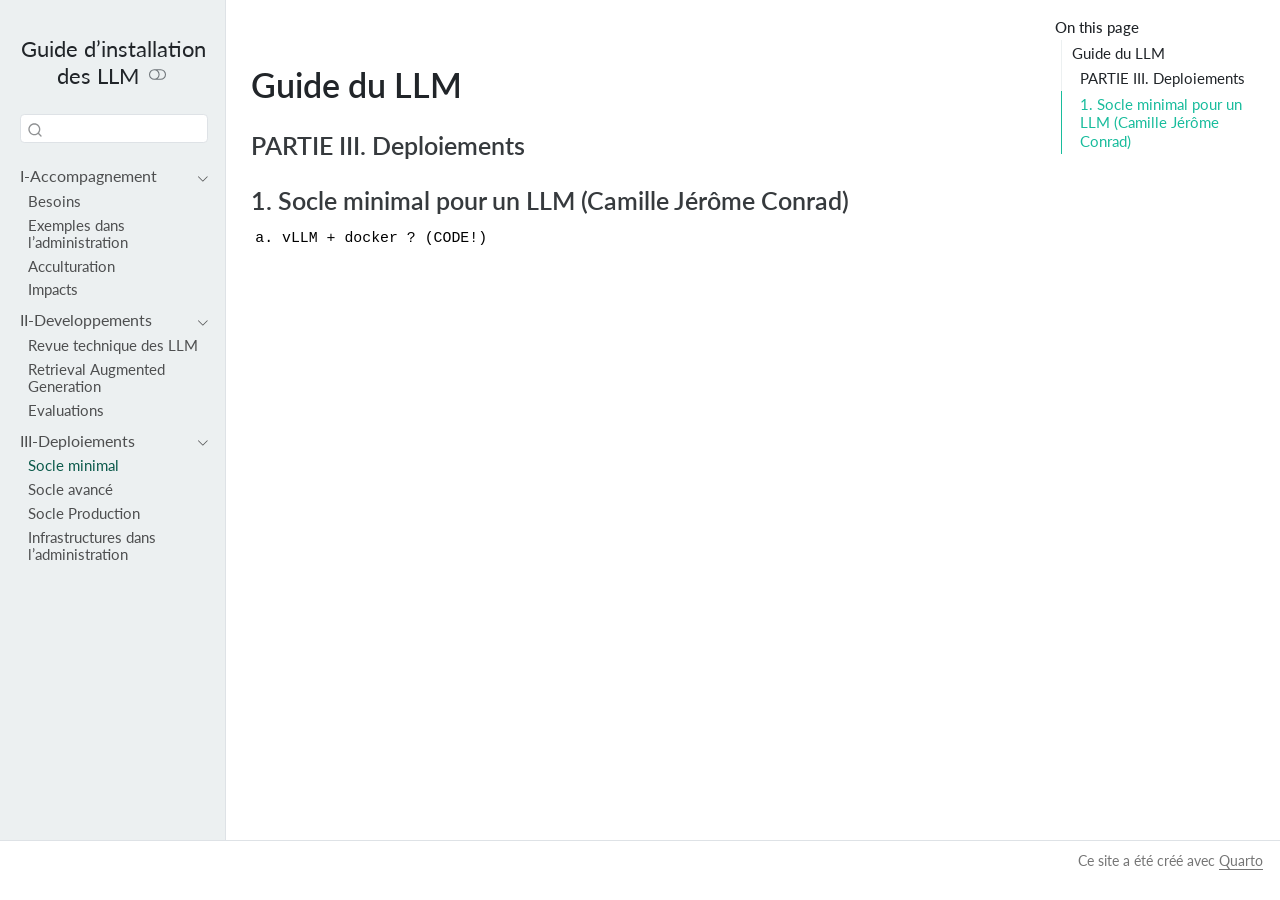
<file: III-Deploiements/1_Socle_minimal.html>
<!DOCTYPE html>
<html xmlns="http://www.w3.org/1999/xhtml" lang="en" xml:lang="en"><head>

<meta charset="utf-8">
<meta name="generator" content="quarto-1.4.554">

<meta name="viewport" content="width=device-width, initial-scale=1.0, user-scalable=yes">


<title>Guide d’installation des LLM</title>
<style>
code{white-space: pre-wrap;}
span.smallcaps{font-variant: small-caps;}
div.columns{display: flex; gap: min(4vw, 1.5em);}
div.column{flex: auto; overflow-x: auto;}
div.hanging-indent{margin-left: 1.5em; text-indent: -1.5em;}
ul.task-list{list-style: none;}
ul.task-list li input[type="checkbox"] {
  width: 0.8em;
  margin: 0 0.8em 0.2em -1em; /* quarto-specific, see https://github.com/quarto-dev/quarto-cli/issues/4556 */ 
  vertical-align: middle;
}
</style>


<script src="../site_libs/quarto-nav/quarto-nav.js"></script>
<script src="../site_libs/clipboard/clipboard.min.js"></script>
<script src="../site_libs/quarto-search/autocomplete.umd.js"></script>
<script src="../site_libs/quarto-search/fuse.min.js"></script>
<script src="../site_libs/quarto-search/quarto-search.js"></script>
<meta name="quarto:offset" content="../">
<script src="../site_libs/quarto-html/quarto.js"></script>
<script src="../site_libs/quarto-html/popper.min.js"></script>
<script src="../site_libs/quarto-html/tippy.umd.min.js"></script>
<script src="../site_libs/quarto-html/anchor.min.js"></script>
<link href="../site_libs/quarto-html/tippy.css" rel="stylesheet">
<link href="../site_libs/quarto-html/quarto-syntax-highlighting.css" rel="stylesheet" class="quarto-color-scheme" id="quarto-text-highlighting-styles">
<link href="../site_libs/quarto-html/quarto-syntax-highlighting-dark.css" rel="prefetch" class="quarto-color-scheme quarto-color-alternate" id="quarto-text-highlighting-styles">
<script src="../site_libs/bootstrap/bootstrap.min.js"></script>
<link href="../site_libs/bootstrap/bootstrap-icons.css" rel="stylesheet">
<link href="../site_libs/bootstrap/bootstrap.min.css" rel="stylesheet" class="quarto-color-scheme" id="quarto-bootstrap" data-mode="light">
<link href="../site_libs/bootstrap/bootstrap-dark.min.css" rel="prefetch" class="quarto-color-scheme quarto-color-alternate" id="quarto-bootstrap" data-mode="dark">
<script id="quarto-search-options" type="application/json">{
  "location": "sidebar",
  "copy-button": false,
  "collapse-after": 3,
  "panel-placement": "start",
  "type": "textbox",
  "limit": 50,
  "keyboard-shortcut": [
    "f",
    "/",
    "s"
  ],
  "show-item-context": false,
  "language": {
    "search-no-results-text": "No results",
    "search-matching-documents-text": "matching documents",
    "search-copy-link-title": "Copy link to search",
    "search-hide-matches-text": "Hide additional matches",
    "search-more-match-text": "more match in this document",
    "search-more-matches-text": "more matches in this document",
    "search-clear-button-title": "Clear",
    "search-text-placeholder": "",
    "search-detached-cancel-button-title": "Cancel",
    "search-submit-button-title": "Submit",
    "search-label": "Search"
  }
}</script>


</head>

<body class="nav-sidebar docked">

<div id="quarto-search-results"></div>
  <header id="quarto-header" class="headroom fixed-top">
  <nav class="quarto-secondary-nav">
    <div class="container-fluid d-flex">
      <button type="button" class="quarto-btn-toggle btn" data-bs-toggle="collapse" data-bs-target=".quarto-sidebar-collapse-item" aria-controls="quarto-sidebar" aria-expanded="false" aria-label="Toggle sidebar navigation" onclick="if (window.quartoToggleHeadroom) { window.quartoToggleHeadroom(); }">
        <i class="bi bi-layout-text-sidebar-reverse"></i>
      </button>
        <nav class="quarto-page-breadcrumbs" aria-label="breadcrumb"><ol class="breadcrumb"><li class="breadcrumb-item"><a href="../III-Deploiements/1_Socle_minimal.html">III-Deploiements</a></li><li class="breadcrumb-item"><a href="../III-Deploiements/1_Socle_minimal.html">Socle minimal</a></li></ol></nav>
        <a class="flex-grow-1" role="button" data-bs-toggle="collapse" data-bs-target=".quarto-sidebar-collapse-item" aria-controls="quarto-sidebar" aria-expanded="false" aria-label="Toggle sidebar navigation" onclick="if (window.quartoToggleHeadroom) { window.quartoToggleHeadroom(); }">      
        </a>
      <button type="button" class="btn quarto-search-button" aria-label="" onclick="window.quartoOpenSearch();">
        <i class="bi bi-search"></i>
      </button>
    </div>
  </nav>
</header>
<!-- content -->
<div id="quarto-content" class="quarto-container page-columns page-rows-contents page-layout-article">
<!-- sidebar -->
  <nav id="quarto-sidebar" class="sidebar collapse collapse-horizontal quarto-sidebar-collapse-item sidebar-navigation docked overflow-auto">
    <div class="pt-lg-2 mt-2 text-center sidebar-header">
    <div class="sidebar-title mb-0 py-0">
      <a href="../">Guide d’installation des LLM</a> 
        <div class="sidebar-tools-main">
  <a href="" class="quarto-color-scheme-toggle quarto-navigation-tool  px-1" onclick="window.quartoToggleColorScheme(); return false;" title="Toggle dark mode"><i class="bi"></i></a>
</div>
    </div>
      </div>
        <div class="mt-2 flex-shrink-0 align-items-center">
        <div class="sidebar-search">
        <div id="quarto-search" class="" title="Search"></div>
        </div>
        </div>
    <div class="sidebar-menu-container"> 
    <ul class="list-unstyled mt-1">
        <li class="sidebar-item sidebar-item-section">
      <div class="sidebar-item-container"> 
            <a class="sidebar-item-text sidebar-link text-start" data-bs-toggle="collapse" data-bs-target="#quarto-sidebar-section-1" aria-expanded="true">
 <span class="menu-text">I-Accompagnement</span></a>
          <a class="sidebar-item-toggle text-start" data-bs-toggle="collapse" data-bs-target="#quarto-sidebar-section-1" aria-expanded="true" aria-label="Toggle section">
            <i class="bi bi-chevron-right ms-2"></i>
          </a> 
      </div>
      <ul id="quarto-sidebar-section-1" class="collapse list-unstyled sidebar-section depth1 show">  
          <li class="sidebar-item">
  <div class="sidebar-item-container"> 
  <a href="../I-Accompagnement/1_Besoins.html" class="sidebar-item-text sidebar-link">
 <span class="menu-text">Besoins</span></a>
  </div>
</li>
          <li class="sidebar-item">
  <div class="sidebar-item-container"> 
  <a href="../I-Accompagnement/2_Deja_Fait_Admin.html" class="sidebar-item-text sidebar-link">
 <span class="menu-text">Exemples dans l’administration</span></a>
  </div>
</li>
          <li class="sidebar-item">
  <div class="sidebar-item-container"> 
  <a href="../I-Accompagnement/3_Acculturation.html" class="sidebar-item-text sidebar-link">
 <span class="menu-text">Acculturation</span></a>
  </div>
</li>
          <li class="sidebar-item">
  <div class="sidebar-item-container"> 
  <a href="../I-Accompagnement/4_Impacts.html" class="sidebar-item-text sidebar-link">
 <span class="menu-text">Impacts</span></a>
  </div>
</li>
      </ul>
  </li>
        <li class="sidebar-item sidebar-item-section">
      <div class="sidebar-item-container"> 
            <a class="sidebar-item-text sidebar-link text-start" data-bs-toggle="collapse" data-bs-target="#quarto-sidebar-section-2" aria-expanded="true">
 <span class="menu-text">II-Developpements</span></a>
          <a class="sidebar-item-toggle text-start" data-bs-toggle="collapse" data-bs-target="#quarto-sidebar-section-2" aria-expanded="true" aria-label="Toggle section">
            <i class="bi bi-chevron-right ms-2"></i>
          </a> 
      </div>
      <ul id="quarto-sidebar-section-2" class="collapse list-unstyled sidebar-section depth1 show">  
          <li class="sidebar-item">
  <div class="sidebar-item-container"> 
  <a href="../II-Developpements/1_Revue_Technique_LLM.html" class="sidebar-item-text sidebar-link">
 <span class="menu-text">Revue technique des LLM</span></a>
  </div>
</li>
          <li class="sidebar-item">
  <div class="sidebar-item-container"> 
  <a href="../II-Developpements/2_RAG.html" class="sidebar-item-text sidebar-link">
 <span class="menu-text">Retrieval Augmented Generation</span></a>
  </div>
</li>
          <li class="sidebar-item">
  <div class="sidebar-item-container"> 
  <a href="../II-Developpements/3_Evaluations.html" class="sidebar-item-text sidebar-link">
 <span class="menu-text">Evaluations</span></a>
  </div>
</li>
      </ul>
  </li>
        <li class="sidebar-item sidebar-item-section">
      <div class="sidebar-item-container"> 
            <a class="sidebar-item-text sidebar-link text-start" data-bs-toggle="collapse" data-bs-target="#quarto-sidebar-section-3" aria-expanded="true">
 <span class="menu-text">III-Deploiements</span></a>
          <a class="sidebar-item-toggle text-start" data-bs-toggle="collapse" data-bs-target="#quarto-sidebar-section-3" aria-expanded="true" aria-label="Toggle section">
            <i class="bi bi-chevron-right ms-2"></i>
          </a> 
      </div>
      <ul id="quarto-sidebar-section-3" class="collapse list-unstyled sidebar-section depth1 show">  
          <li class="sidebar-item">
  <div class="sidebar-item-container"> 
  <a href="../III-Deploiements/1_Socle_minimal.html" class="sidebar-item-text sidebar-link active">
 <span class="menu-text">Socle minimal</span></a>
  </div>
</li>
          <li class="sidebar-item">
  <div class="sidebar-item-container"> 
  <a href="../III-Deploiements/2_Socle_avance.html" class="sidebar-item-text sidebar-link">
 <span class="menu-text">Socle avancé</span></a>
  </div>
</li>
          <li class="sidebar-item">
  <div class="sidebar-item-container"> 
  <a href="../III-Deploiements/3_Socle_Production.html" class="sidebar-item-text sidebar-link">
 <span class="menu-text">Socle Production</span></a>
  </div>
</li>
          <li class="sidebar-item">
  <div class="sidebar-item-container"> 
  <a href="../III-Deploiements/4_Infras_administrations.html" class="sidebar-item-text sidebar-link">
 <span class="menu-text">Infrastructures dans l’administration</span></a>
  </div>
</li>
      </ul>
  </li>
    </ul>
    </div>
</nav>
<div id="quarto-sidebar-glass" class="quarto-sidebar-collapse-item" data-bs-toggle="collapse" data-bs-target=".quarto-sidebar-collapse-item"></div>
<!-- margin-sidebar -->
    <div id="quarto-margin-sidebar" class="sidebar margin-sidebar">
        <nav id="TOC" role="doc-toc" class="toc-active">
    <h2 id="toc-title">On this page</h2>
   
  <ul>
  <li><a href="#guide-du-llm" id="toc-guide-du-llm" class="nav-link active" data-scroll-target="#guide-du-llm">Guide du LLM</a>
  <ul class="collapse">
  <li><a href="#partie-iii.-deploiements" id="toc-partie-iii.-deploiements" class="nav-link" data-scroll-target="#partie-iii.-deploiements">PARTIE III. Deploiements</a></li>
  <li><a href="#socle-minimal-pour-un-llm-camille-jérôme-conrad" id="toc-socle-minimal-pour-un-llm-camille-jérôme-conrad" class="nav-link" data-scroll-target="#socle-minimal-pour-un-llm-camille-jérôme-conrad">1. Socle minimal pour un LLM (Camille Jérôme Conrad)</a></li>
  </ul></li>
  </ul>
</nav>
    </div>
<!-- main -->
<main class="content" id="quarto-document-content">




<section id="guide-du-llm" class="level1">
<h1>Guide du LLM</h1>
<section id="partie-iii.-deploiements" class="level3">
<h3 class="anchored" data-anchor-id="partie-iii.-deploiements">PARTIE III. Deploiements</h3>
</section>
<section id="socle-minimal-pour-un-llm-camille-jérôme-conrad" class="level3">
<h3 class="anchored" data-anchor-id="socle-minimal-pour-un-llm-camille-jérôme-conrad">1. Socle minimal pour un LLM (Camille Jérôme Conrad)</h3>
<pre><code>a. vLLM + docker&nbsp;? (CODE!)</code></pre>


</section>
</section>

</main> <!-- /main -->
<script id="quarto-html-after-body" type="application/javascript">
window.document.addEventListener("DOMContentLoaded", function (event) {
  const toggleBodyColorMode = (bsSheetEl) => {
    const mode = bsSheetEl.getAttribute("data-mode");
    const bodyEl = window.document.querySelector("body");
    if (mode === "dark") {
      bodyEl.classList.add("quarto-dark");
      bodyEl.classList.remove("quarto-light");
    } else {
      bodyEl.classList.add("quarto-light");
      bodyEl.classList.remove("quarto-dark");
    }
  }
  const toggleBodyColorPrimary = () => {
    const bsSheetEl = window.document.querySelector("link#quarto-bootstrap");
    if (bsSheetEl) {
      toggleBodyColorMode(bsSheetEl);
    }
  }
  toggleBodyColorPrimary();  
  const disableStylesheet = (stylesheets) => {
    for (let i=0; i < stylesheets.length; i++) {
      const stylesheet = stylesheets[i];
      stylesheet.rel = 'prefetch';
    }
  }
  const enableStylesheet = (stylesheets) => {
    for (let i=0; i < stylesheets.length; i++) {
      const stylesheet = stylesheets[i];
      stylesheet.rel = 'stylesheet';
    }
  }
  const manageTransitions = (selector, allowTransitions) => {
    const els = window.document.querySelectorAll(selector);
    for (let i=0; i < els.length; i++) {
      const el = els[i];
      if (allowTransitions) {
        el.classList.remove('notransition');
      } else {
        el.classList.add('notransition');
      }
    }
  }
  const toggleGiscusIfUsed = (isAlternate, darkModeDefault) => {
    const baseTheme = document.querySelector('#giscus-base-theme')?.value ?? 'light';
    const alternateTheme = document.querySelector('#giscus-alt-theme')?.value ?? 'dark';
    let newTheme = '';
    if(darkModeDefault) {
      newTheme = isAlternate ? baseTheme : alternateTheme;
    } else {
      newTheme = isAlternate ? alternateTheme : baseTheme;
    }
    const changeGiscusTheme = () => {
      // From: https://github.com/giscus/giscus/issues/336
      const sendMessage = (message) => {
        const iframe = document.querySelector('iframe.giscus-frame');
        if (!iframe) return;
        iframe.contentWindow.postMessage({ giscus: message }, 'https://giscus.app');
      }
      sendMessage({
        setConfig: {
          theme: newTheme
        }
      });
    }
    const isGiscussLoaded = window.document.querySelector('iframe.giscus-frame') !== null;
    if (isGiscussLoaded) {
      changeGiscusTheme();
    }
  }
  const toggleColorMode = (alternate) => {
    // Switch the stylesheets
    const alternateStylesheets = window.document.querySelectorAll('link.quarto-color-scheme.quarto-color-alternate');
    manageTransitions('#quarto-margin-sidebar .nav-link', false);
    if (alternate) {
      enableStylesheet(alternateStylesheets);
      for (const sheetNode of alternateStylesheets) {
        if (sheetNode.id === "quarto-bootstrap") {
          toggleBodyColorMode(sheetNode);
        }
      }
    } else {
      disableStylesheet(alternateStylesheets);
      toggleBodyColorPrimary();
    }
    manageTransitions('#quarto-margin-sidebar .nav-link', true);
    // Switch the toggles
    const toggles = window.document.querySelectorAll('.quarto-color-scheme-toggle');
    for (let i=0; i < toggles.length; i++) {
      const toggle = toggles[i];
      if (toggle) {
        if (alternate) {
          toggle.classList.add("alternate");     
        } else {
          toggle.classList.remove("alternate");
        }
      }
    }
    // Hack to workaround the fact that safari doesn't
    // properly recolor the scrollbar when toggling (#1455)
    if (navigator.userAgent.indexOf('Safari') > 0 && navigator.userAgent.indexOf('Chrome') == -1) {
      manageTransitions("body", false);
      window.scrollTo(0, 1);
      setTimeout(() => {
        window.scrollTo(0, 0);
        manageTransitions("body", true);
      }, 40);  
    }
  }
  const isFileUrl = () => { 
    return window.location.protocol === 'file:';
  }
  const hasAlternateSentinel = () => {  
    let styleSentinel = getColorSchemeSentinel();
    if (styleSentinel !== null) {
      return styleSentinel === "alternate";
    } else {
      return false;
    }
  }
  const setStyleSentinel = (alternate) => {
    const value = alternate ? "alternate" : "default";
    if (!isFileUrl()) {
      window.localStorage.setItem("quarto-color-scheme", value);
    } else {
      localAlternateSentinel = value;
    }
  }
  const getColorSchemeSentinel = () => {
    if (!isFileUrl()) {
      const storageValue = window.localStorage.getItem("quarto-color-scheme");
      return storageValue != null ? storageValue : localAlternateSentinel;
    } else {
      return localAlternateSentinel;
    }
  }
  const darkModeDefault = false;
  let localAlternateSentinel = darkModeDefault ? 'alternate' : 'default';
  // Dark / light mode switch
  window.quartoToggleColorScheme = () => {
    // Read the current dark / light value 
    let toAlternate = !hasAlternateSentinel();
    toggleColorMode(toAlternate);
    setStyleSentinel(toAlternate);
    toggleGiscusIfUsed(toAlternate, darkModeDefault);
  };
  // Ensure there is a toggle, if there isn't float one in the top right
  if (window.document.querySelector('.quarto-color-scheme-toggle') === null) {
    const a = window.document.createElement('a');
    a.classList.add('top-right');
    a.classList.add('quarto-color-scheme-toggle');
    a.href = "";
    a.onclick = function() { try { window.quartoToggleColorScheme(); } catch {} return false; };
    const i = window.document.createElement("i");
    i.classList.add('bi');
    a.appendChild(i);
    window.document.body.appendChild(a);
  }
  // Switch to dark mode if need be
  if (hasAlternateSentinel()) {
    toggleColorMode(true);
  } else {
    toggleColorMode(false);
  }
  const icon = "";
  const anchorJS = new window.AnchorJS();
  anchorJS.options = {
    placement: 'right',
    icon: icon
  };
  anchorJS.add('.anchored');
  const isCodeAnnotation = (el) => {
    for (const clz of el.classList) {
      if (clz.startsWith('code-annotation-')) {                     
        return true;
      }
    }
    return false;
  }
  const clipboard = new window.ClipboardJS('.code-copy-button', {
    text: function(trigger) {
      const codeEl = trigger.previousElementSibling.cloneNode(true);
      for (const childEl of codeEl.children) {
        if (isCodeAnnotation(childEl)) {
          childEl.remove();
        }
      }
      return codeEl.innerText;
    }
  });
  clipboard.on('success', function(e) {
    // button target
    const button = e.trigger;
    // don't keep focus
    button.blur();
    // flash "checked"
    button.classList.add('code-copy-button-checked');
    var currentTitle = button.getAttribute("title");
    button.setAttribute("title", "Copied!");
    let tooltip;
    if (window.bootstrap) {
      button.setAttribute("data-bs-toggle", "tooltip");
      button.setAttribute("data-bs-placement", "left");
      button.setAttribute("data-bs-title", "Copied!");
      tooltip = new bootstrap.Tooltip(button, 
        { trigger: "manual", 
          customClass: "code-copy-button-tooltip",
          offset: [0, -8]});
      tooltip.show();    
    }
    setTimeout(function() {
      if (tooltip) {
        tooltip.hide();
        button.removeAttribute("data-bs-title");
        button.removeAttribute("data-bs-toggle");
        button.removeAttribute("data-bs-placement");
      }
      button.setAttribute("title", currentTitle);
      button.classList.remove('code-copy-button-checked');
    }, 1000);
    // clear code selection
    e.clearSelection();
  });
    var localhostRegex = new RegExp(/^(?:http|https):\/\/localhost\:?[0-9]*\//);
    var mailtoRegex = new RegExp(/^mailto:/);
      var filterRegex = new RegExp("https:\/\/cthiounn\.github\.io\/kallm\/");
    var isInternal = (href) => {
        return filterRegex.test(href) || localhostRegex.test(href) || mailtoRegex.test(href);
    }
    // Inspect non-navigation links and adorn them if external
 	var links = window.document.querySelectorAll('a[href]:not(.nav-link):not(.navbar-brand):not(.toc-action):not(.sidebar-link):not(.sidebar-item-toggle):not(.pagination-link):not(.no-external):not([aria-hidden]):not(.dropdown-item):not(.quarto-navigation-tool)');
    for (var i=0; i<links.length; i++) {
      const link = links[i];
      if (!isInternal(link.href)) {
        // undo the damage that might have been done by quarto-nav.js in the case of
        // links that we want to consider external
        if (link.dataset.originalHref !== undefined) {
          link.href = link.dataset.originalHref;
        }
      }
    }
  function tippyHover(el, contentFn, onTriggerFn, onUntriggerFn) {
    const config = {
      allowHTML: true,
      maxWidth: 500,
      delay: 100,
      arrow: false,
      appendTo: function(el) {
          return el.parentElement;
      },
      interactive: true,
      interactiveBorder: 10,
      theme: 'quarto',
      placement: 'bottom-start',
    };
    if (contentFn) {
      config.content = contentFn;
    }
    if (onTriggerFn) {
      config.onTrigger = onTriggerFn;
    }
    if (onUntriggerFn) {
      config.onUntrigger = onUntriggerFn;
    }
    window.tippy(el, config); 
  }
  const noterefs = window.document.querySelectorAll('a[role="doc-noteref"]');
  for (var i=0; i<noterefs.length; i++) {
    const ref = noterefs[i];
    tippyHover(ref, function() {
      // use id or data attribute instead here
      let href = ref.getAttribute('data-footnote-href') || ref.getAttribute('href');
      try { href = new URL(href).hash; } catch {}
      const id = href.replace(/^#\/?/, "");
      const note = window.document.getElementById(id);
      if (note) {
        return note.innerHTML;
      } else {
        return "";
      }
    });
  }
  const xrefs = window.document.querySelectorAll('a.quarto-xref');
  const processXRef = (id, note) => {
    // Strip column container classes
    const stripColumnClz = (el) => {
      el.classList.remove("page-full", "page-columns");
      if (el.children) {
        for (const child of el.children) {
          stripColumnClz(child);
        }
      }
    }
    stripColumnClz(note)
    if (id === null || id.startsWith('sec-')) {
      // Special case sections, only their first couple elements
      const container = document.createElement("div");
      if (note.children && note.children.length > 2) {
        container.appendChild(note.children[0].cloneNode(true));
        for (let i = 1; i < note.children.length; i++) {
          const child = note.children[i];
          if (child.tagName === "P" && child.innerText === "") {
            continue;
          } else {
            container.appendChild(child.cloneNode(true));
            break;
          }
        }
        if (window.Quarto?.typesetMath) {
          window.Quarto.typesetMath(container);
        }
        return container.innerHTML
      } else {
        if (window.Quarto?.typesetMath) {
          window.Quarto.typesetMath(note);
        }
        return note.innerHTML;
      }
    } else {
      // Remove any anchor links if they are present
      const anchorLink = note.querySelector('a.anchorjs-link');
      if (anchorLink) {
        anchorLink.remove();
      }
      if (window.Quarto?.typesetMath) {
        window.Quarto.typesetMath(note);
      }
      // TODO in 1.5, we should make sure this works without a callout special case
      if (note.classList.contains("callout")) {
        return note.outerHTML;
      } else {
        return note.innerHTML;
      }
    }
  }
  for (var i=0; i<xrefs.length; i++) {
    const xref = xrefs[i];
    tippyHover(xref, undefined, function(instance) {
      instance.disable();
      let url = xref.getAttribute('href');
      let hash = undefined; 
      if (url.startsWith('#')) {
        hash = url;
      } else {
        try { hash = new URL(url).hash; } catch {}
      }
      if (hash) {
        const id = hash.replace(/^#\/?/, "");
        const note = window.document.getElementById(id);
        if (note !== null) {
          try {
            const html = processXRef(id, note.cloneNode(true));
            instance.setContent(html);
          } finally {
            instance.enable();
            instance.show();
          }
        } else {
          // See if we can fetch this
          fetch(url.split('#')[0])
          .then(res => res.text())
          .then(html => {
            const parser = new DOMParser();
            const htmlDoc = parser.parseFromString(html, "text/html");
            const note = htmlDoc.getElementById(id);
            if (note !== null) {
              const html = processXRef(id, note);
              instance.setContent(html);
            } 
          }).finally(() => {
            instance.enable();
            instance.show();
          });
        }
      } else {
        // See if we can fetch a full url (with no hash to target)
        // This is a special case and we should probably do some content thinning / targeting
        fetch(url)
        .then(res => res.text())
        .then(html => {
          const parser = new DOMParser();
          const htmlDoc = parser.parseFromString(html, "text/html");
          const note = htmlDoc.querySelector('main.content');
          if (note !== null) {
            // This should only happen for chapter cross references
            // (since there is no id in the URL)
            // remove the first header
            if (note.children.length > 0 && note.children[0].tagName === "HEADER") {
              note.children[0].remove();
            }
            const html = processXRef(null, note);
            instance.setContent(html);
          } 
        }).finally(() => {
          instance.enable();
          instance.show();
        });
      }
    }, function(instance) {
    });
  }
      let selectedAnnoteEl;
      const selectorForAnnotation = ( cell, annotation) => {
        let cellAttr = 'data-code-cell="' + cell + '"';
        let lineAttr = 'data-code-annotation="' +  annotation + '"';
        const selector = 'span[' + cellAttr + '][' + lineAttr + ']';
        return selector;
      }
      const selectCodeLines = (annoteEl) => {
        const doc = window.document;
        const targetCell = annoteEl.getAttribute("data-target-cell");
        const targetAnnotation = annoteEl.getAttribute("data-target-annotation");
        const annoteSpan = window.document.querySelector(selectorForAnnotation(targetCell, targetAnnotation));
        const lines = annoteSpan.getAttribute("data-code-lines").split(",");
        const lineIds = lines.map((line) => {
          return targetCell + "-" + line;
        })
        let top = null;
        let height = null;
        let parent = null;
        if (lineIds.length > 0) {
            //compute the position of the single el (top and bottom and make a div)
            const el = window.document.getElementById(lineIds[0]);
            top = el.offsetTop;
            height = el.offsetHeight;
            parent = el.parentElement.parentElement;
          if (lineIds.length > 1) {
            const lastEl = window.document.getElementById(lineIds[lineIds.length - 1]);
            const bottom = lastEl.offsetTop + lastEl.offsetHeight;
            height = bottom - top;
          }
          if (top !== null && height !== null && parent !== null) {
            // cook up a div (if necessary) and position it 
            let div = window.document.getElementById("code-annotation-line-highlight");
            if (div === null) {
              div = window.document.createElement("div");
              div.setAttribute("id", "code-annotation-line-highlight");
              div.style.position = 'absolute';
              parent.appendChild(div);
            }
            div.style.top = top - 2 + "px";
            div.style.height = height + 4 + "px";
            div.style.left = 0;
            let gutterDiv = window.document.getElementById("code-annotation-line-highlight-gutter");
            if (gutterDiv === null) {
              gutterDiv = window.document.createElement("div");
              gutterDiv.setAttribute("id", "code-annotation-line-highlight-gutter");
              gutterDiv.style.position = 'absolute';
              const codeCell = window.document.getElementById(targetCell);
              const gutter = codeCell.querySelector('.code-annotation-gutter');
              gutter.appendChild(gutterDiv);
            }
            gutterDiv.style.top = top - 2 + "px";
            gutterDiv.style.height = height + 4 + "px";
          }
          selectedAnnoteEl = annoteEl;
        }
      };
      const unselectCodeLines = () => {
        const elementsIds = ["code-annotation-line-highlight", "code-annotation-line-highlight-gutter"];
        elementsIds.forEach((elId) => {
          const div = window.document.getElementById(elId);
          if (div) {
            div.remove();
          }
        });
        selectedAnnoteEl = undefined;
      };
        // Handle positioning of the toggle
    window.addEventListener(
      "resize",
      throttle(() => {
        elRect = undefined;
        if (selectedAnnoteEl) {
          selectCodeLines(selectedAnnoteEl);
        }
      }, 10)
    );
    function throttle(fn, ms) {
    let throttle = false;
    let timer;
      return (...args) => {
        if(!throttle) { // first call gets through
            fn.apply(this, args);
            throttle = true;
        } else { // all the others get throttled
            if(timer) clearTimeout(timer); // cancel #2
            timer = setTimeout(() => {
              fn.apply(this, args);
              timer = throttle = false;
            }, ms);
        }
      };
    }
      // Attach click handler to the DT
      const annoteDls = window.document.querySelectorAll('dt[data-target-cell]');
      for (const annoteDlNode of annoteDls) {
        annoteDlNode.addEventListener('click', (event) => {
          const clickedEl = event.target;
          if (clickedEl !== selectedAnnoteEl) {
            unselectCodeLines();
            const activeEl = window.document.querySelector('dt[data-target-cell].code-annotation-active');
            if (activeEl) {
              activeEl.classList.remove('code-annotation-active');
            }
            selectCodeLines(clickedEl);
            clickedEl.classList.add('code-annotation-active');
          } else {
            // Unselect the line
            unselectCodeLines();
            clickedEl.classList.remove('code-annotation-active');
          }
        });
      }
  const findCites = (el) => {
    const parentEl = el.parentElement;
    if (parentEl) {
      const cites = parentEl.dataset.cites;
      if (cites) {
        return {
          el,
          cites: cites.split(' ')
        };
      } else {
        return findCites(el.parentElement)
      }
    } else {
      return undefined;
    }
  };
  var bibliorefs = window.document.querySelectorAll('a[role="doc-biblioref"]');
  for (var i=0; i<bibliorefs.length; i++) {
    const ref = bibliorefs[i];
    const citeInfo = findCites(ref);
    if (citeInfo) {
      tippyHover(citeInfo.el, function() {
        var popup = window.document.createElement('div');
        citeInfo.cites.forEach(function(cite) {
          var citeDiv = window.document.createElement('div');
          citeDiv.classList.add('hanging-indent');
          citeDiv.classList.add('csl-entry');
          var biblioDiv = window.document.getElementById('ref-' + cite);
          if (biblioDiv) {
            citeDiv.innerHTML = biblioDiv.innerHTML;
          }
          popup.appendChild(citeDiv);
        });
        return popup.innerHTML;
      });
    }
  }
});
</script>
</div> <!-- /content -->
<footer class="footer">
  <div class="nav-footer">
    <div class="nav-footer-left">
      &nbsp;
    </div>   
    <div class="nav-footer-center">
      &nbsp;
    </div>
    <div class="nav-footer-right">
<p>Ce site a été créé avec <a href="https://quarto.org/">Quarto</a></p>
</div>
  </div>
</footer>




</body></html>
</file>
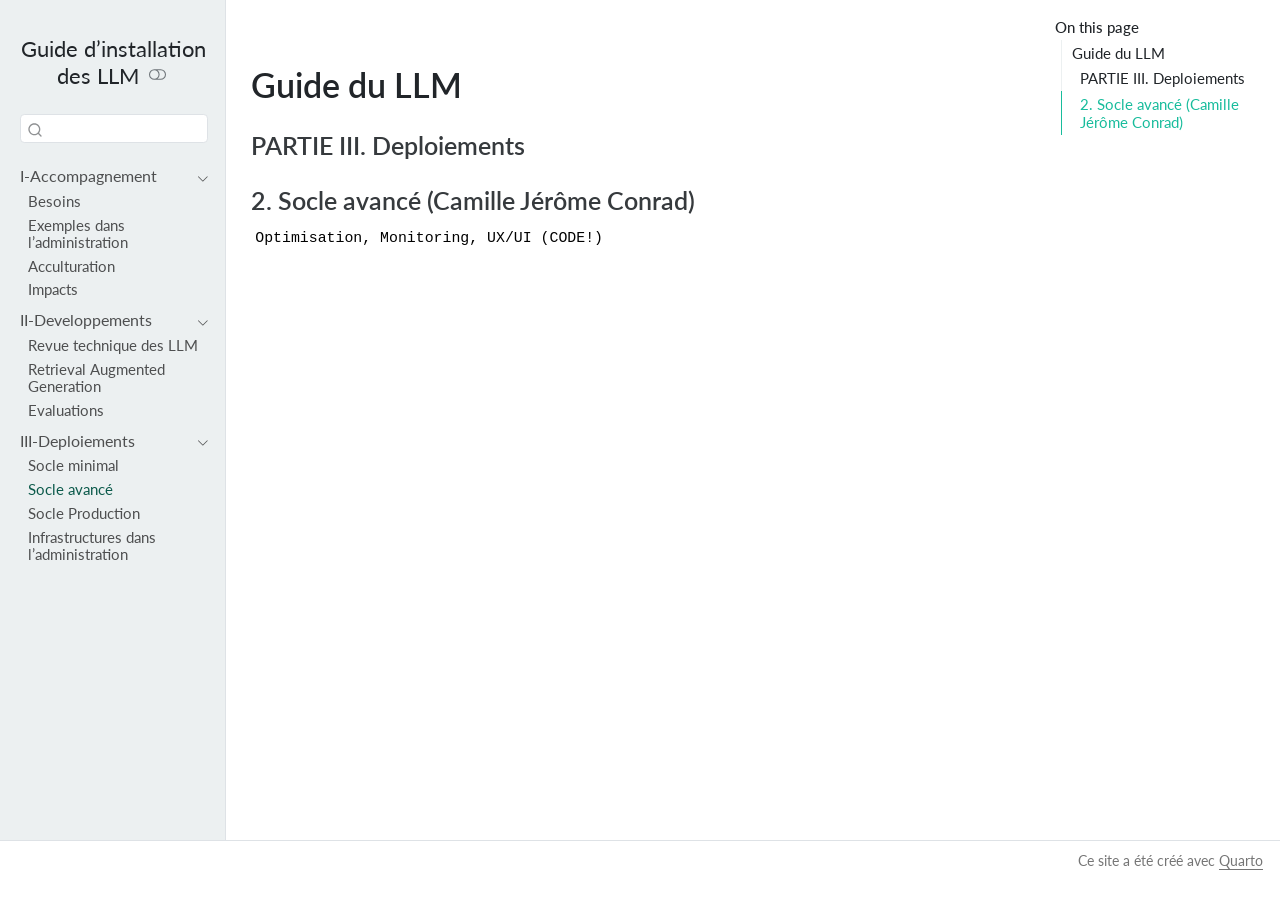
<file: III-Deploiements/2_Socle_avance.html>
<!DOCTYPE html>
<html xmlns="http://www.w3.org/1999/xhtml" lang="en" xml:lang="en"><head>

<meta charset="utf-8">
<meta name="generator" content="quarto-1.4.554">

<meta name="viewport" content="width=device-width, initial-scale=1.0, user-scalable=yes">


<title>Guide d’installation des LLM</title>
<style>
code{white-space: pre-wrap;}
span.smallcaps{font-variant: small-caps;}
div.columns{display: flex; gap: min(4vw, 1.5em);}
div.column{flex: auto; overflow-x: auto;}
div.hanging-indent{margin-left: 1.5em; text-indent: -1.5em;}
ul.task-list{list-style: none;}
ul.task-list li input[type="checkbox"] {
  width: 0.8em;
  margin: 0 0.8em 0.2em -1em; /* quarto-specific, see https://github.com/quarto-dev/quarto-cli/issues/4556 */ 
  vertical-align: middle;
}
</style>


<script src="../site_libs/quarto-nav/quarto-nav.js"></script>
<script src="../site_libs/clipboard/clipboard.min.js"></script>
<script src="../site_libs/quarto-search/autocomplete.umd.js"></script>
<script src="../site_libs/quarto-search/fuse.min.js"></script>
<script src="../site_libs/quarto-search/quarto-search.js"></script>
<meta name="quarto:offset" content="../">
<script src="../site_libs/quarto-html/quarto.js"></script>
<script src="../site_libs/quarto-html/popper.min.js"></script>
<script src="../site_libs/quarto-html/tippy.umd.min.js"></script>
<script src="../site_libs/quarto-html/anchor.min.js"></script>
<link href="../site_libs/quarto-html/tippy.css" rel="stylesheet">
<link href="../site_libs/quarto-html/quarto-syntax-highlighting.css" rel="stylesheet" class="quarto-color-scheme" id="quarto-text-highlighting-styles">
<link href="../site_libs/quarto-html/quarto-syntax-highlighting-dark.css" rel="prefetch" class="quarto-color-scheme quarto-color-alternate" id="quarto-text-highlighting-styles">
<script src="../site_libs/bootstrap/bootstrap.min.js"></script>
<link href="../site_libs/bootstrap/bootstrap-icons.css" rel="stylesheet">
<link href="../site_libs/bootstrap/bootstrap.min.css" rel="stylesheet" class="quarto-color-scheme" id="quarto-bootstrap" data-mode="light">
<link href="../site_libs/bootstrap/bootstrap-dark.min.css" rel="prefetch" class="quarto-color-scheme quarto-color-alternate" id="quarto-bootstrap" data-mode="dark">
<script id="quarto-search-options" type="application/json">{
  "location": "sidebar",
  "copy-button": false,
  "collapse-after": 3,
  "panel-placement": "start",
  "type": "textbox",
  "limit": 50,
  "keyboard-shortcut": [
    "f",
    "/",
    "s"
  ],
  "show-item-context": false,
  "language": {
    "search-no-results-text": "No results",
    "search-matching-documents-text": "matching documents",
    "search-copy-link-title": "Copy link to search",
    "search-hide-matches-text": "Hide additional matches",
    "search-more-match-text": "more match in this document",
    "search-more-matches-text": "more matches in this document",
    "search-clear-button-title": "Clear",
    "search-text-placeholder": "",
    "search-detached-cancel-button-title": "Cancel",
    "search-submit-button-title": "Submit",
    "search-label": "Search"
  }
}</script>


</head>

<body class="nav-sidebar docked">

<div id="quarto-search-results"></div>
  <header id="quarto-header" class="headroom fixed-top">
  <nav class="quarto-secondary-nav">
    <div class="container-fluid d-flex">
      <button type="button" class="quarto-btn-toggle btn" data-bs-toggle="collapse" data-bs-target=".quarto-sidebar-collapse-item" aria-controls="quarto-sidebar" aria-expanded="false" aria-label="Toggle sidebar navigation" onclick="if (window.quartoToggleHeadroom) { window.quartoToggleHeadroom(); }">
        <i class="bi bi-layout-text-sidebar-reverse"></i>
      </button>
        <nav class="quarto-page-breadcrumbs" aria-label="breadcrumb"><ol class="breadcrumb"><li class="breadcrumb-item"><a href="../III-Deploiements/1_Socle_minimal.html">III-Deploiements</a></li><li class="breadcrumb-item"><a href="../III-Deploiements/2_Socle_avance.html">Socle avancé</a></li></ol></nav>
        <a class="flex-grow-1" role="button" data-bs-toggle="collapse" data-bs-target=".quarto-sidebar-collapse-item" aria-controls="quarto-sidebar" aria-expanded="false" aria-label="Toggle sidebar navigation" onclick="if (window.quartoToggleHeadroom) { window.quartoToggleHeadroom(); }">      
        </a>
      <button type="button" class="btn quarto-search-button" aria-label="" onclick="window.quartoOpenSearch();">
        <i class="bi bi-search"></i>
      </button>
    </div>
  </nav>
</header>
<!-- content -->
<div id="quarto-content" class="quarto-container page-columns page-rows-contents page-layout-article">
<!-- sidebar -->
  <nav id="quarto-sidebar" class="sidebar collapse collapse-horizontal quarto-sidebar-collapse-item sidebar-navigation docked overflow-auto">
    <div class="pt-lg-2 mt-2 text-center sidebar-header">
    <div class="sidebar-title mb-0 py-0">
      <a href="../">Guide d’installation des LLM</a> 
        <div class="sidebar-tools-main">
  <a href="" class="quarto-color-scheme-toggle quarto-navigation-tool  px-1" onclick="window.quartoToggleColorScheme(); return false;" title="Toggle dark mode"><i class="bi"></i></a>
</div>
    </div>
      </div>
        <div class="mt-2 flex-shrink-0 align-items-center">
        <div class="sidebar-search">
        <div id="quarto-search" class="" title="Search"></div>
        </div>
        </div>
    <div class="sidebar-menu-container"> 
    <ul class="list-unstyled mt-1">
        <li class="sidebar-item sidebar-item-section">
      <div class="sidebar-item-container"> 
            <a class="sidebar-item-text sidebar-link text-start" data-bs-toggle="collapse" data-bs-target="#quarto-sidebar-section-1" aria-expanded="true">
 <span class="menu-text">I-Accompagnement</span></a>
          <a class="sidebar-item-toggle text-start" data-bs-toggle="collapse" data-bs-target="#quarto-sidebar-section-1" aria-expanded="true" aria-label="Toggle section">
            <i class="bi bi-chevron-right ms-2"></i>
          </a> 
      </div>
      <ul id="quarto-sidebar-section-1" class="collapse list-unstyled sidebar-section depth1 show">  
          <li class="sidebar-item">
  <div class="sidebar-item-container"> 
  <a href="../I-Accompagnement/1_Besoins.html" class="sidebar-item-text sidebar-link">
 <span class="menu-text">Besoins</span></a>
  </div>
</li>
          <li class="sidebar-item">
  <div class="sidebar-item-container"> 
  <a href="../I-Accompagnement/2_Deja_Fait_Admin.html" class="sidebar-item-text sidebar-link">
 <span class="menu-text">Exemples dans l’administration</span></a>
  </div>
</li>
          <li class="sidebar-item">
  <div class="sidebar-item-container"> 
  <a href="../I-Accompagnement/3_Acculturation.html" class="sidebar-item-text sidebar-link">
 <span class="menu-text">Acculturation</span></a>
  </div>
</li>
          <li class="sidebar-item">
  <div class="sidebar-item-container"> 
  <a href="../I-Accompagnement/4_Impacts.html" class="sidebar-item-text sidebar-link">
 <span class="menu-text">Impacts</span></a>
  </div>
</li>
      </ul>
  </li>
        <li class="sidebar-item sidebar-item-section">
      <div class="sidebar-item-container"> 
            <a class="sidebar-item-text sidebar-link text-start" data-bs-toggle="collapse" data-bs-target="#quarto-sidebar-section-2" aria-expanded="true">
 <span class="menu-text">II-Developpements</span></a>
          <a class="sidebar-item-toggle text-start" data-bs-toggle="collapse" data-bs-target="#quarto-sidebar-section-2" aria-expanded="true" aria-label="Toggle section">
            <i class="bi bi-chevron-right ms-2"></i>
          </a> 
      </div>
      <ul id="quarto-sidebar-section-2" class="collapse list-unstyled sidebar-section depth1 show">  
          <li class="sidebar-item">
  <div class="sidebar-item-container"> 
  <a href="../II-Developpements/1_Revue_Technique_LLM.html" class="sidebar-item-text sidebar-link">
 <span class="menu-text">Revue technique des LLM</span></a>
  </div>
</li>
          <li class="sidebar-item">
  <div class="sidebar-item-container"> 
  <a href="../II-Developpements/2_RAG.html" class="sidebar-item-text sidebar-link">
 <span class="menu-text">Retrieval Augmented Generation</span></a>
  </div>
</li>
          <li class="sidebar-item">
  <div class="sidebar-item-container"> 
  <a href="../II-Developpements/3_Evaluations.html" class="sidebar-item-text sidebar-link">
 <span class="menu-text">Evaluations</span></a>
  </div>
</li>
      </ul>
  </li>
        <li class="sidebar-item sidebar-item-section">
      <div class="sidebar-item-container"> 
            <a class="sidebar-item-text sidebar-link text-start" data-bs-toggle="collapse" data-bs-target="#quarto-sidebar-section-3" aria-expanded="true">
 <span class="menu-text">III-Deploiements</span></a>
          <a class="sidebar-item-toggle text-start" data-bs-toggle="collapse" data-bs-target="#quarto-sidebar-section-3" aria-expanded="true" aria-label="Toggle section">
            <i class="bi bi-chevron-right ms-2"></i>
          </a> 
      </div>
      <ul id="quarto-sidebar-section-3" class="collapse list-unstyled sidebar-section depth1 show">  
          <li class="sidebar-item">
  <div class="sidebar-item-container"> 
  <a href="../III-Deploiements/1_Socle_minimal.html" class="sidebar-item-text sidebar-link">
 <span class="menu-text">Socle minimal</span></a>
  </div>
</li>
          <li class="sidebar-item">
  <div class="sidebar-item-container"> 
  <a href="../III-Deploiements/2_Socle_avance.html" class="sidebar-item-text sidebar-link active">
 <span class="menu-text">Socle avancé</span></a>
  </div>
</li>
          <li class="sidebar-item">
  <div class="sidebar-item-container"> 
  <a href="../III-Deploiements/3_Socle_Production.html" class="sidebar-item-text sidebar-link">
 <span class="menu-text">Socle Production</span></a>
  </div>
</li>
          <li class="sidebar-item">
  <div class="sidebar-item-container"> 
  <a href="../III-Deploiements/4_Infras_administrations.html" class="sidebar-item-text sidebar-link">
 <span class="menu-text">Infrastructures dans l’administration</span></a>
  </div>
</li>
      </ul>
  </li>
    </ul>
    </div>
</nav>
<div id="quarto-sidebar-glass" class="quarto-sidebar-collapse-item" data-bs-toggle="collapse" data-bs-target=".quarto-sidebar-collapse-item"></div>
<!-- margin-sidebar -->
    <div id="quarto-margin-sidebar" class="sidebar margin-sidebar">
        <nav id="TOC" role="doc-toc" class="toc-active">
    <h2 id="toc-title">On this page</h2>
   
  <ul>
  <li><a href="#guide-du-llm" id="toc-guide-du-llm" class="nav-link active" data-scroll-target="#guide-du-llm">Guide du LLM</a>
  <ul class="collapse">
  <li><a href="#partie-iii.-deploiements" id="toc-partie-iii.-deploiements" class="nav-link" data-scroll-target="#partie-iii.-deploiements">PARTIE III. Deploiements</a></li>
  <li><a href="#socle-avancé-camille-jérôme-conrad" id="toc-socle-avancé-camille-jérôme-conrad" class="nav-link" data-scroll-target="#socle-avancé-camille-jérôme-conrad">2. Socle avancé (Camille Jérôme Conrad)</a></li>
  </ul></li>
  </ul>
</nav>
    </div>
<!-- main -->
<main class="content" id="quarto-document-content">




<section id="guide-du-llm" class="level1">
<h1>Guide du LLM</h1>
<section id="partie-iii.-deploiements" class="level3">
<h3 class="anchored" data-anchor-id="partie-iii.-deploiements">PARTIE III. Deploiements</h3>
</section>
<section id="socle-avancé-camille-jérôme-conrad" class="level3">
<h3 class="anchored" data-anchor-id="socle-avancé-camille-jérôme-conrad">2. Socle avancé (Camille Jérôme Conrad)</h3>
<pre><code>Optimisation, Monitoring, UX/UI (CODE!)</code></pre>


</section>
</section>

</main> <!-- /main -->
<script id="quarto-html-after-body" type="application/javascript">
window.document.addEventListener("DOMContentLoaded", function (event) {
  const toggleBodyColorMode = (bsSheetEl) => {
    const mode = bsSheetEl.getAttribute("data-mode");
    const bodyEl = window.document.querySelector("body");
    if (mode === "dark") {
      bodyEl.classList.add("quarto-dark");
      bodyEl.classList.remove("quarto-light");
    } else {
      bodyEl.classList.add("quarto-light");
      bodyEl.classList.remove("quarto-dark");
    }
  }
  const toggleBodyColorPrimary = () => {
    const bsSheetEl = window.document.querySelector("link#quarto-bootstrap");
    if (bsSheetEl) {
      toggleBodyColorMode(bsSheetEl);
    }
  }
  toggleBodyColorPrimary();  
  const disableStylesheet = (stylesheets) => {
    for (let i=0; i < stylesheets.length; i++) {
      const stylesheet = stylesheets[i];
      stylesheet.rel = 'prefetch';
    }
  }
  const enableStylesheet = (stylesheets) => {
    for (let i=0; i < stylesheets.length; i++) {
      const stylesheet = stylesheets[i];
      stylesheet.rel = 'stylesheet';
    }
  }
  const manageTransitions = (selector, allowTransitions) => {
    const els = window.document.querySelectorAll(selector);
    for (let i=0; i < els.length; i++) {
      const el = els[i];
      if (allowTransitions) {
        el.classList.remove('notransition');
      } else {
        el.classList.add('notransition');
      }
    }
  }
  const toggleGiscusIfUsed = (isAlternate, darkModeDefault) => {
    const baseTheme = document.querySelector('#giscus-base-theme')?.value ?? 'light';
    const alternateTheme = document.querySelector('#giscus-alt-theme')?.value ?? 'dark';
    let newTheme = '';
    if(darkModeDefault) {
      newTheme = isAlternate ? baseTheme : alternateTheme;
    } else {
      newTheme = isAlternate ? alternateTheme : baseTheme;
    }
    const changeGiscusTheme = () => {
      // From: https://github.com/giscus/giscus/issues/336
      const sendMessage = (message) => {
        const iframe = document.querySelector('iframe.giscus-frame');
        if (!iframe) return;
        iframe.contentWindow.postMessage({ giscus: message }, 'https://giscus.app');
      }
      sendMessage({
        setConfig: {
          theme: newTheme
        }
      });
    }
    const isGiscussLoaded = window.document.querySelector('iframe.giscus-frame') !== null;
    if (isGiscussLoaded) {
      changeGiscusTheme();
    }
  }
  const toggleColorMode = (alternate) => {
    // Switch the stylesheets
    const alternateStylesheets = window.document.querySelectorAll('link.quarto-color-scheme.quarto-color-alternate');
    manageTransitions('#quarto-margin-sidebar .nav-link', false);
    if (alternate) {
      enableStylesheet(alternateStylesheets);
      for (const sheetNode of alternateStylesheets) {
        if (sheetNode.id === "quarto-bootstrap") {
          toggleBodyColorMode(sheetNode);
        }
      }
    } else {
      disableStylesheet(alternateStylesheets);
      toggleBodyColorPrimary();
    }
    manageTransitions('#quarto-margin-sidebar .nav-link', true);
    // Switch the toggles
    const toggles = window.document.querySelectorAll('.quarto-color-scheme-toggle');
    for (let i=0; i < toggles.length; i++) {
      const toggle = toggles[i];
      if (toggle) {
        if (alternate) {
          toggle.classList.add("alternate");     
        } else {
          toggle.classList.remove("alternate");
        }
      }
    }
    // Hack to workaround the fact that safari doesn't
    // properly recolor the scrollbar when toggling (#1455)
    if (navigator.userAgent.indexOf('Safari') > 0 && navigator.userAgent.indexOf('Chrome') == -1) {
      manageTransitions("body", false);
      window.scrollTo(0, 1);
      setTimeout(() => {
        window.scrollTo(0, 0);
        manageTransitions("body", true);
      }, 40);  
    }
  }
  const isFileUrl = () => { 
    return window.location.protocol === 'file:';
  }
  const hasAlternateSentinel = () => {  
    let styleSentinel = getColorSchemeSentinel();
    if (styleSentinel !== null) {
      return styleSentinel === "alternate";
    } else {
      return false;
    }
  }
  const setStyleSentinel = (alternate) => {
    const value = alternate ? "alternate" : "default";
    if (!isFileUrl()) {
      window.localStorage.setItem("quarto-color-scheme", value);
    } else {
      localAlternateSentinel = value;
    }
  }
  const getColorSchemeSentinel = () => {
    if (!isFileUrl()) {
      const storageValue = window.localStorage.getItem("quarto-color-scheme");
      return storageValue != null ? storageValue : localAlternateSentinel;
    } else {
      return localAlternateSentinel;
    }
  }
  const darkModeDefault = false;
  let localAlternateSentinel = darkModeDefault ? 'alternate' : 'default';
  // Dark / light mode switch
  window.quartoToggleColorScheme = () => {
    // Read the current dark / light value 
    let toAlternate = !hasAlternateSentinel();
    toggleColorMode(toAlternate);
    setStyleSentinel(toAlternate);
    toggleGiscusIfUsed(toAlternate, darkModeDefault);
  };
  // Ensure there is a toggle, if there isn't float one in the top right
  if (window.document.querySelector('.quarto-color-scheme-toggle') === null) {
    const a = window.document.createElement('a');
    a.classList.add('top-right');
    a.classList.add('quarto-color-scheme-toggle');
    a.href = "";
    a.onclick = function() { try { window.quartoToggleColorScheme(); } catch {} return false; };
    const i = window.document.createElement("i");
    i.classList.add('bi');
    a.appendChild(i);
    window.document.body.appendChild(a);
  }
  // Switch to dark mode if need be
  if (hasAlternateSentinel()) {
    toggleColorMode(true);
  } else {
    toggleColorMode(false);
  }
  const icon = "";
  const anchorJS = new window.AnchorJS();
  anchorJS.options = {
    placement: 'right',
    icon: icon
  };
  anchorJS.add('.anchored');
  const isCodeAnnotation = (el) => {
    for (const clz of el.classList) {
      if (clz.startsWith('code-annotation-')) {                     
        return true;
      }
    }
    return false;
  }
  const clipboard = new window.ClipboardJS('.code-copy-button', {
    text: function(trigger) {
      const codeEl = trigger.previousElementSibling.cloneNode(true);
      for (const childEl of codeEl.children) {
        if (isCodeAnnotation(childEl)) {
          childEl.remove();
        }
      }
      return codeEl.innerText;
    }
  });
  clipboard.on('success', function(e) {
    // button target
    const button = e.trigger;
    // don't keep focus
    button.blur();
    // flash "checked"
    button.classList.add('code-copy-button-checked');
    var currentTitle = button.getAttribute("title");
    button.setAttribute("title", "Copied!");
    let tooltip;
    if (window.bootstrap) {
      button.setAttribute("data-bs-toggle", "tooltip");
      button.setAttribute("data-bs-placement", "left");
      button.setAttribute("data-bs-title", "Copied!");
      tooltip = new bootstrap.Tooltip(button, 
        { trigger: "manual", 
          customClass: "code-copy-button-tooltip",
          offset: [0, -8]});
      tooltip.show();    
    }
    setTimeout(function() {
      if (tooltip) {
        tooltip.hide();
        button.removeAttribute("data-bs-title");
        button.removeAttribute("data-bs-toggle");
        button.removeAttribute("data-bs-placement");
      }
      button.setAttribute("title", currentTitle);
      button.classList.remove('code-copy-button-checked');
    }, 1000);
    // clear code selection
    e.clearSelection();
  });
    var localhostRegex = new RegExp(/^(?:http|https):\/\/localhost\:?[0-9]*\//);
    var mailtoRegex = new RegExp(/^mailto:/);
      var filterRegex = new RegExp("https:\/\/cthiounn\.github\.io\/kallm\/");
    var isInternal = (href) => {
        return filterRegex.test(href) || localhostRegex.test(href) || mailtoRegex.test(href);
    }
    // Inspect non-navigation links and adorn them if external
 	var links = window.document.querySelectorAll('a[href]:not(.nav-link):not(.navbar-brand):not(.toc-action):not(.sidebar-link):not(.sidebar-item-toggle):not(.pagination-link):not(.no-external):not([aria-hidden]):not(.dropdown-item):not(.quarto-navigation-tool)');
    for (var i=0; i<links.length; i++) {
      const link = links[i];
      if (!isInternal(link.href)) {
        // undo the damage that might have been done by quarto-nav.js in the case of
        // links that we want to consider external
        if (link.dataset.originalHref !== undefined) {
          link.href = link.dataset.originalHref;
        }
      }
    }
  function tippyHover(el, contentFn, onTriggerFn, onUntriggerFn) {
    const config = {
      allowHTML: true,
      maxWidth: 500,
      delay: 100,
      arrow: false,
      appendTo: function(el) {
          return el.parentElement;
      },
      interactive: true,
      interactiveBorder: 10,
      theme: 'quarto',
      placement: 'bottom-start',
    };
    if (contentFn) {
      config.content = contentFn;
    }
    if (onTriggerFn) {
      config.onTrigger = onTriggerFn;
    }
    if (onUntriggerFn) {
      config.onUntrigger = onUntriggerFn;
    }
    window.tippy(el, config); 
  }
  const noterefs = window.document.querySelectorAll('a[role="doc-noteref"]');
  for (var i=0; i<noterefs.length; i++) {
    const ref = noterefs[i];
    tippyHover(ref, function() {
      // use id or data attribute instead here
      let href = ref.getAttribute('data-footnote-href') || ref.getAttribute('href');
      try { href = new URL(href).hash; } catch {}
      const id = href.replace(/^#\/?/, "");
      const note = window.document.getElementById(id);
      if (note) {
        return note.innerHTML;
      } else {
        return "";
      }
    });
  }
  const xrefs = window.document.querySelectorAll('a.quarto-xref');
  const processXRef = (id, note) => {
    // Strip column container classes
    const stripColumnClz = (el) => {
      el.classList.remove("page-full", "page-columns");
      if (el.children) {
        for (const child of el.children) {
          stripColumnClz(child);
        }
      }
    }
    stripColumnClz(note)
    if (id === null || id.startsWith('sec-')) {
      // Special case sections, only their first couple elements
      const container = document.createElement("div");
      if (note.children && note.children.length > 2) {
        container.appendChild(note.children[0].cloneNode(true));
        for (let i = 1; i < note.children.length; i++) {
          const child = note.children[i];
          if (child.tagName === "P" && child.innerText === "") {
            continue;
          } else {
            container.appendChild(child.cloneNode(true));
            break;
          }
        }
        if (window.Quarto?.typesetMath) {
          window.Quarto.typesetMath(container);
        }
        return container.innerHTML
      } else {
        if (window.Quarto?.typesetMath) {
          window.Quarto.typesetMath(note);
        }
        return note.innerHTML;
      }
    } else {
      // Remove any anchor links if they are present
      const anchorLink = note.querySelector('a.anchorjs-link');
      if (anchorLink) {
        anchorLink.remove();
      }
      if (window.Quarto?.typesetMath) {
        window.Quarto.typesetMath(note);
      }
      // TODO in 1.5, we should make sure this works without a callout special case
      if (note.classList.contains("callout")) {
        return note.outerHTML;
      } else {
        return note.innerHTML;
      }
    }
  }
  for (var i=0; i<xrefs.length; i++) {
    const xref = xrefs[i];
    tippyHover(xref, undefined, function(instance) {
      instance.disable();
      let url = xref.getAttribute('href');
      let hash = undefined; 
      if (url.startsWith('#')) {
        hash = url;
      } else {
        try { hash = new URL(url).hash; } catch {}
      }
      if (hash) {
        const id = hash.replace(/^#\/?/, "");
        const note = window.document.getElementById(id);
        if (note !== null) {
          try {
            const html = processXRef(id, note.cloneNode(true));
            instance.setContent(html);
          } finally {
            instance.enable();
            instance.show();
          }
        } else {
          // See if we can fetch this
          fetch(url.split('#')[0])
          .then(res => res.text())
          .then(html => {
            const parser = new DOMParser();
            const htmlDoc = parser.parseFromString(html, "text/html");
            const note = htmlDoc.getElementById(id);
            if (note !== null) {
              const html = processXRef(id, note);
              instance.setContent(html);
            } 
          }).finally(() => {
            instance.enable();
            instance.show();
          });
        }
      } else {
        // See if we can fetch a full url (with no hash to target)
        // This is a special case and we should probably do some content thinning / targeting
        fetch(url)
        .then(res => res.text())
        .then(html => {
          const parser = new DOMParser();
          const htmlDoc = parser.parseFromString(html, "text/html");
          const note = htmlDoc.querySelector('main.content');
          if (note !== null) {
            // This should only happen for chapter cross references
            // (since there is no id in the URL)
            // remove the first header
            if (note.children.length > 0 && note.children[0].tagName === "HEADER") {
              note.children[0].remove();
            }
            const html = processXRef(null, note);
            instance.setContent(html);
          } 
        }).finally(() => {
          instance.enable();
          instance.show();
        });
      }
    }, function(instance) {
    });
  }
      let selectedAnnoteEl;
      const selectorForAnnotation = ( cell, annotation) => {
        let cellAttr = 'data-code-cell="' + cell + '"';
        let lineAttr = 'data-code-annotation="' +  annotation + '"';
        const selector = 'span[' + cellAttr + '][' + lineAttr + ']';
        return selector;
      }
      const selectCodeLines = (annoteEl) => {
        const doc = window.document;
        const targetCell = annoteEl.getAttribute("data-target-cell");
        const targetAnnotation = annoteEl.getAttribute("data-target-annotation");
        const annoteSpan = window.document.querySelector(selectorForAnnotation(targetCell, targetAnnotation));
        const lines = annoteSpan.getAttribute("data-code-lines").split(",");
        const lineIds = lines.map((line) => {
          return targetCell + "-" + line;
        })
        let top = null;
        let height = null;
        let parent = null;
        if (lineIds.length > 0) {
            //compute the position of the single el (top and bottom and make a div)
            const el = window.document.getElementById(lineIds[0]);
            top = el.offsetTop;
            height = el.offsetHeight;
            parent = el.parentElement.parentElement;
          if (lineIds.length > 1) {
            const lastEl = window.document.getElementById(lineIds[lineIds.length - 1]);
            const bottom = lastEl.offsetTop + lastEl.offsetHeight;
            height = bottom - top;
          }
          if (top !== null && height !== null && parent !== null) {
            // cook up a div (if necessary) and position it 
            let div = window.document.getElementById("code-annotation-line-highlight");
            if (div === null) {
              div = window.document.createElement("div");
              div.setAttribute("id", "code-annotation-line-highlight");
              div.style.position = 'absolute';
              parent.appendChild(div);
            }
            div.style.top = top - 2 + "px";
            div.style.height = height + 4 + "px";
            div.style.left = 0;
            let gutterDiv = window.document.getElementById("code-annotation-line-highlight-gutter");
            if (gutterDiv === null) {
              gutterDiv = window.document.createElement("div");
              gutterDiv.setAttribute("id", "code-annotation-line-highlight-gutter");
              gutterDiv.style.position = 'absolute';
              const codeCell = window.document.getElementById(targetCell);
              const gutter = codeCell.querySelector('.code-annotation-gutter');
              gutter.appendChild(gutterDiv);
            }
            gutterDiv.style.top = top - 2 + "px";
            gutterDiv.style.height = height + 4 + "px";
          }
          selectedAnnoteEl = annoteEl;
        }
      };
      const unselectCodeLines = () => {
        const elementsIds = ["code-annotation-line-highlight", "code-annotation-line-highlight-gutter"];
        elementsIds.forEach((elId) => {
          const div = window.document.getElementById(elId);
          if (div) {
            div.remove();
          }
        });
        selectedAnnoteEl = undefined;
      };
        // Handle positioning of the toggle
    window.addEventListener(
      "resize",
      throttle(() => {
        elRect = undefined;
        if (selectedAnnoteEl) {
          selectCodeLines(selectedAnnoteEl);
        }
      }, 10)
    );
    function throttle(fn, ms) {
    let throttle = false;
    let timer;
      return (...args) => {
        if(!throttle) { // first call gets through
            fn.apply(this, args);
            throttle = true;
        } else { // all the others get throttled
            if(timer) clearTimeout(timer); // cancel #2
            timer = setTimeout(() => {
              fn.apply(this, args);
              timer = throttle = false;
            }, ms);
        }
      };
    }
      // Attach click handler to the DT
      const annoteDls = window.document.querySelectorAll('dt[data-target-cell]');
      for (const annoteDlNode of annoteDls) {
        annoteDlNode.addEventListener('click', (event) => {
          const clickedEl = event.target;
          if (clickedEl !== selectedAnnoteEl) {
            unselectCodeLines();
            const activeEl = window.document.querySelector('dt[data-target-cell].code-annotation-active');
            if (activeEl) {
              activeEl.classList.remove('code-annotation-active');
            }
            selectCodeLines(clickedEl);
            clickedEl.classList.add('code-annotation-active');
          } else {
            // Unselect the line
            unselectCodeLines();
            clickedEl.classList.remove('code-annotation-active');
          }
        });
      }
  const findCites = (el) => {
    const parentEl = el.parentElement;
    if (parentEl) {
      const cites = parentEl.dataset.cites;
      if (cites) {
        return {
          el,
          cites: cites.split(' ')
        };
      } else {
        return findCites(el.parentElement)
      }
    } else {
      return undefined;
    }
  };
  var bibliorefs = window.document.querySelectorAll('a[role="doc-biblioref"]');
  for (var i=0; i<bibliorefs.length; i++) {
    const ref = bibliorefs[i];
    const citeInfo = findCites(ref);
    if (citeInfo) {
      tippyHover(citeInfo.el, function() {
        var popup = window.document.createElement('div');
        citeInfo.cites.forEach(function(cite) {
          var citeDiv = window.document.createElement('div');
          citeDiv.classList.add('hanging-indent');
          citeDiv.classList.add('csl-entry');
          var biblioDiv = window.document.getElementById('ref-' + cite);
          if (biblioDiv) {
            citeDiv.innerHTML = biblioDiv.innerHTML;
          }
          popup.appendChild(citeDiv);
        });
        return popup.innerHTML;
      });
    }
  }
});
</script>
</div> <!-- /content -->
<footer class="footer">
  <div class="nav-footer">
    <div class="nav-footer-left">
      &nbsp;
    </div>   
    <div class="nav-footer-center">
      &nbsp;
    </div>
    <div class="nav-footer-right">
<p>Ce site a été créé avec <a href="https://quarto.org/">Quarto</a></p>
</div>
  </div>
</footer>




</body></html>
</file>
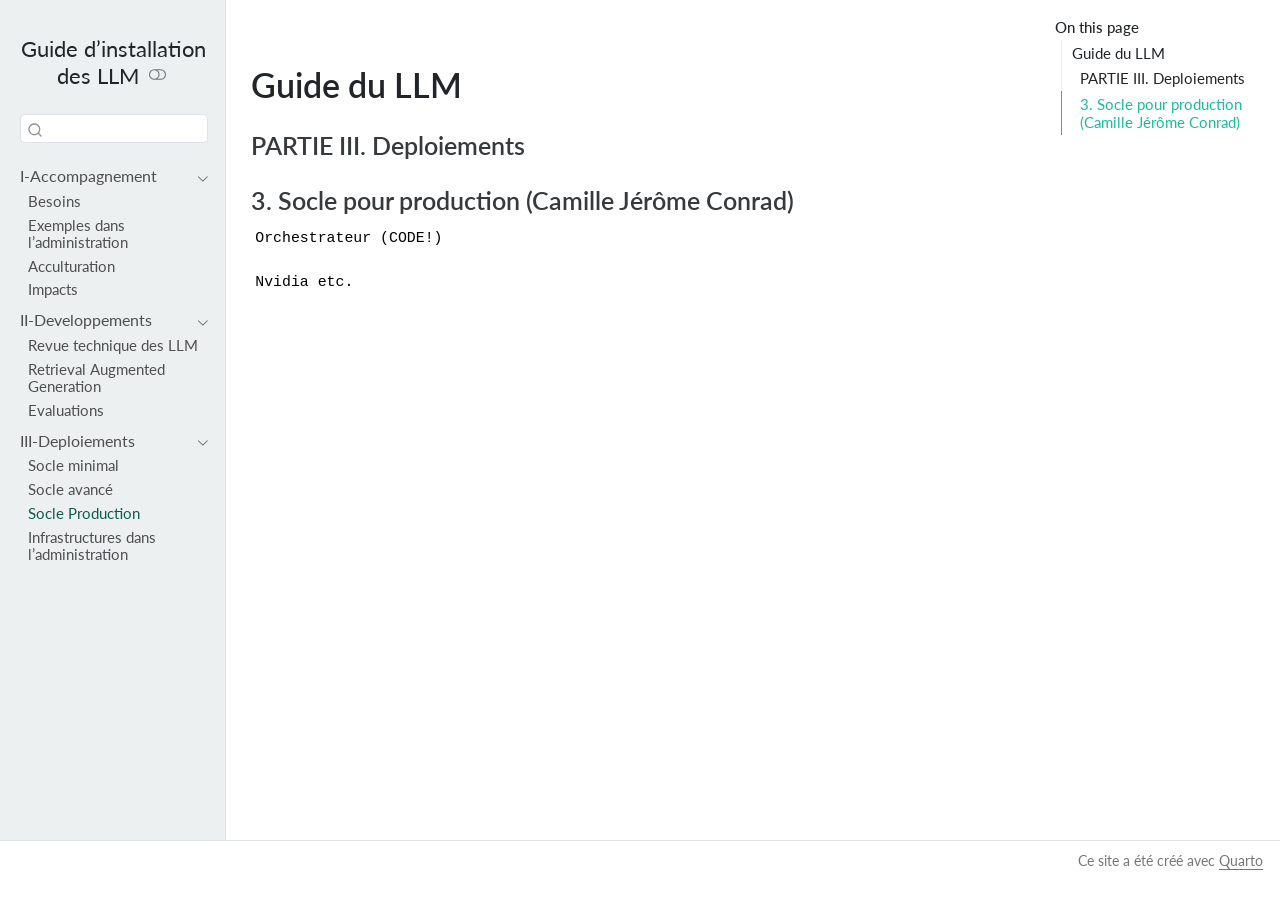
<file: III-Deploiements/3_Socle_Production.html>
<!DOCTYPE html>
<html xmlns="http://www.w3.org/1999/xhtml" lang="en" xml:lang="en"><head>

<meta charset="utf-8">
<meta name="generator" content="quarto-1.4.554">

<meta name="viewport" content="width=device-width, initial-scale=1.0, user-scalable=yes">


<title>Guide d’installation des LLM</title>
<style>
code{white-space: pre-wrap;}
span.smallcaps{font-variant: small-caps;}
div.columns{display: flex; gap: min(4vw, 1.5em);}
div.column{flex: auto; overflow-x: auto;}
div.hanging-indent{margin-left: 1.5em; text-indent: -1.5em;}
ul.task-list{list-style: none;}
ul.task-list li input[type="checkbox"] {
  width: 0.8em;
  margin: 0 0.8em 0.2em -1em; /* quarto-specific, see https://github.com/quarto-dev/quarto-cli/issues/4556 */ 
  vertical-align: middle;
}
</style>


<script src="../site_libs/quarto-nav/quarto-nav.js"></script>
<script src="../site_libs/clipboard/clipboard.min.js"></script>
<script src="../site_libs/quarto-search/autocomplete.umd.js"></script>
<script src="../site_libs/quarto-search/fuse.min.js"></script>
<script src="../site_libs/quarto-search/quarto-search.js"></script>
<meta name="quarto:offset" content="../">
<script src="../site_libs/quarto-html/quarto.js"></script>
<script src="../site_libs/quarto-html/popper.min.js"></script>
<script src="../site_libs/quarto-html/tippy.umd.min.js"></script>
<script src="../site_libs/quarto-html/anchor.min.js"></script>
<link href="../site_libs/quarto-html/tippy.css" rel="stylesheet">
<link href="../site_libs/quarto-html/quarto-syntax-highlighting.css" rel="stylesheet" class="quarto-color-scheme" id="quarto-text-highlighting-styles">
<link href="../site_libs/quarto-html/quarto-syntax-highlighting-dark.css" rel="prefetch" class="quarto-color-scheme quarto-color-alternate" id="quarto-text-highlighting-styles">
<script src="../site_libs/bootstrap/bootstrap.min.js"></script>
<link href="../site_libs/bootstrap/bootstrap-icons.css" rel="stylesheet">
<link href="../site_libs/bootstrap/bootstrap.min.css" rel="stylesheet" class="quarto-color-scheme" id="quarto-bootstrap" data-mode="light">
<link href="../site_libs/bootstrap/bootstrap-dark.min.css" rel="prefetch" class="quarto-color-scheme quarto-color-alternate" id="quarto-bootstrap" data-mode="dark">
<script id="quarto-search-options" type="application/json">{
  "location": "sidebar",
  "copy-button": false,
  "collapse-after": 3,
  "panel-placement": "start",
  "type": "textbox",
  "limit": 50,
  "keyboard-shortcut": [
    "f",
    "/",
    "s"
  ],
  "show-item-context": false,
  "language": {
    "search-no-results-text": "No results",
    "search-matching-documents-text": "matching documents",
    "search-copy-link-title": "Copy link to search",
    "search-hide-matches-text": "Hide additional matches",
    "search-more-match-text": "more match in this document",
    "search-more-matches-text": "more matches in this document",
    "search-clear-button-title": "Clear",
    "search-text-placeholder": "",
    "search-detached-cancel-button-title": "Cancel",
    "search-submit-button-title": "Submit",
    "search-label": "Search"
  }
}</script>


</head>

<body class="nav-sidebar docked">

<div id="quarto-search-results"></div>
  <header id="quarto-header" class="headroom fixed-top">
  <nav class="quarto-secondary-nav">
    <div class="container-fluid d-flex">
      <button type="button" class="quarto-btn-toggle btn" data-bs-toggle="collapse" data-bs-target=".quarto-sidebar-collapse-item" aria-controls="quarto-sidebar" aria-expanded="false" aria-label="Toggle sidebar navigation" onclick="if (window.quartoToggleHeadroom) { window.quartoToggleHeadroom(); }">
        <i class="bi bi-layout-text-sidebar-reverse"></i>
      </button>
        <nav class="quarto-page-breadcrumbs" aria-label="breadcrumb"><ol class="breadcrumb"><li class="breadcrumb-item"><a href="../III-Deploiements/1_Socle_minimal.html">III-Deploiements</a></li><li class="breadcrumb-item"><a href="../III-Deploiements/3_Socle_Production.html">Socle Production</a></li></ol></nav>
        <a class="flex-grow-1" role="button" data-bs-toggle="collapse" data-bs-target=".quarto-sidebar-collapse-item" aria-controls="quarto-sidebar" aria-expanded="false" aria-label="Toggle sidebar navigation" onclick="if (window.quartoToggleHeadroom) { window.quartoToggleHeadroom(); }">      
        </a>
      <button type="button" class="btn quarto-search-button" aria-label="" onclick="window.quartoOpenSearch();">
        <i class="bi bi-search"></i>
      </button>
    </div>
  </nav>
</header>
<!-- content -->
<div id="quarto-content" class="quarto-container page-columns page-rows-contents page-layout-article">
<!-- sidebar -->
  <nav id="quarto-sidebar" class="sidebar collapse collapse-horizontal quarto-sidebar-collapse-item sidebar-navigation docked overflow-auto">
    <div class="pt-lg-2 mt-2 text-center sidebar-header">
    <div class="sidebar-title mb-0 py-0">
      <a href="../">Guide d’installation des LLM</a> 
        <div class="sidebar-tools-main">
  <a href="" class="quarto-color-scheme-toggle quarto-navigation-tool  px-1" onclick="window.quartoToggleColorScheme(); return false;" title="Toggle dark mode"><i class="bi"></i></a>
</div>
    </div>
      </div>
        <div class="mt-2 flex-shrink-0 align-items-center">
        <div class="sidebar-search">
        <div id="quarto-search" class="" title="Search"></div>
        </div>
        </div>
    <div class="sidebar-menu-container"> 
    <ul class="list-unstyled mt-1">
        <li class="sidebar-item sidebar-item-section">
      <div class="sidebar-item-container"> 
            <a class="sidebar-item-text sidebar-link text-start" data-bs-toggle="collapse" data-bs-target="#quarto-sidebar-section-1" aria-expanded="true">
 <span class="menu-text">I-Accompagnement</span></a>
          <a class="sidebar-item-toggle text-start" data-bs-toggle="collapse" data-bs-target="#quarto-sidebar-section-1" aria-expanded="true" aria-label="Toggle section">
            <i class="bi bi-chevron-right ms-2"></i>
          </a> 
      </div>
      <ul id="quarto-sidebar-section-1" class="collapse list-unstyled sidebar-section depth1 show">  
          <li class="sidebar-item">
  <div class="sidebar-item-container"> 
  <a href="../I-Accompagnement/1_Besoins.html" class="sidebar-item-text sidebar-link">
 <span class="menu-text">Besoins</span></a>
  </div>
</li>
          <li class="sidebar-item">
  <div class="sidebar-item-container"> 
  <a href="../I-Accompagnement/2_Deja_Fait_Admin.html" class="sidebar-item-text sidebar-link">
 <span class="menu-text">Exemples dans l’administration</span></a>
  </div>
</li>
          <li class="sidebar-item">
  <div class="sidebar-item-container"> 
  <a href="../I-Accompagnement/3_Acculturation.html" class="sidebar-item-text sidebar-link">
 <span class="menu-text">Acculturation</span></a>
  </div>
</li>
          <li class="sidebar-item">
  <div class="sidebar-item-container"> 
  <a href="../I-Accompagnement/4_Impacts.html" class="sidebar-item-text sidebar-link">
 <span class="menu-text">Impacts</span></a>
  </div>
</li>
      </ul>
  </li>
        <li class="sidebar-item sidebar-item-section">
      <div class="sidebar-item-container"> 
            <a class="sidebar-item-text sidebar-link text-start" data-bs-toggle="collapse" data-bs-target="#quarto-sidebar-section-2" aria-expanded="true">
 <span class="menu-text">II-Developpements</span></a>
          <a class="sidebar-item-toggle text-start" data-bs-toggle="collapse" data-bs-target="#quarto-sidebar-section-2" aria-expanded="true" aria-label="Toggle section">
            <i class="bi bi-chevron-right ms-2"></i>
          </a> 
      </div>
      <ul id="quarto-sidebar-section-2" class="collapse list-unstyled sidebar-section depth1 show">  
          <li class="sidebar-item">
  <div class="sidebar-item-container"> 
  <a href="../II-Developpements/1_Revue_Technique_LLM.html" class="sidebar-item-text sidebar-link">
 <span class="menu-text">Revue technique des LLM</span></a>
  </div>
</li>
          <li class="sidebar-item">
  <div class="sidebar-item-container"> 
  <a href="../II-Developpements/2_RAG.html" class="sidebar-item-text sidebar-link">
 <span class="menu-text">Retrieval Augmented Generation</span></a>
  </div>
</li>
          <li class="sidebar-item">
  <div class="sidebar-item-container"> 
  <a href="../II-Developpements/3_Evaluations.html" class="sidebar-item-text sidebar-link">
 <span class="menu-text">Evaluations</span></a>
  </div>
</li>
      </ul>
  </li>
        <li class="sidebar-item sidebar-item-section">
      <div class="sidebar-item-container"> 
            <a class="sidebar-item-text sidebar-link text-start" data-bs-toggle="collapse" data-bs-target="#quarto-sidebar-section-3" aria-expanded="true">
 <span class="menu-text">III-Deploiements</span></a>
          <a class="sidebar-item-toggle text-start" data-bs-toggle="collapse" data-bs-target="#quarto-sidebar-section-3" aria-expanded="true" aria-label="Toggle section">
            <i class="bi bi-chevron-right ms-2"></i>
          </a> 
      </div>
      <ul id="quarto-sidebar-section-3" class="collapse list-unstyled sidebar-section depth1 show">  
          <li class="sidebar-item">
  <div class="sidebar-item-container"> 
  <a href="../III-Deploiements/1_Socle_minimal.html" class="sidebar-item-text sidebar-link">
 <span class="menu-text">Socle minimal</span></a>
  </div>
</li>
          <li class="sidebar-item">
  <div class="sidebar-item-container"> 
  <a href="../III-Deploiements/2_Socle_avance.html" class="sidebar-item-text sidebar-link">
 <span class="menu-text">Socle avancé</span></a>
  </div>
</li>
          <li class="sidebar-item">
  <div class="sidebar-item-container"> 
  <a href="../III-Deploiements/3_Socle_Production.html" class="sidebar-item-text sidebar-link active">
 <span class="menu-text">Socle Production</span></a>
  </div>
</li>
          <li class="sidebar-item">
  <div class="sidebar-item-container"> 
  <a href="../III-Deploiements/4_Infras_administrations.html" class="sidebar-item-text sidebar-link">
 <span class="menu-text">Infrastructures dans l’administration</span></a>
  </div>
</li>
      </ul>
  </li>
    </ul>
    </div>
</nav>
<div id="quarto-sidebar-glass" class="quarto-sidebar-collapse-item" data-bs-toggle="collapse" data-bs-target=".quarto-sidebar-collapse-item"></div>
<!-- margin-sidebar -->
    <div id="quarto-margin-sidebar" class="sidebar margin-sidebar">
        <nav id="TOC" role="doc-toc" class="toc-active">
    <h2 id="toc-title">On this page</h2>
   
  <ul>
  <li><a href="#guide-du-llm" id="toc-guide-du-llm" class="nav-link active" data-scroll-target="#guide-du-llm">Guide du LLM</a>
  <ul class="collapse">
  <li><a href="#partie-iii.-deploiements" id="toc-partie-iii.-deploiements" class="nav-link" data-scroll-target="#partie-iii.-deploiements">PARTIE III. Deploiements</a></li>
  <li><a href="#socle-pour-production-camille-jérôme-conrad" id="toc-socle-pour-production-camille-jérôme-conrad" class="nav-link" data-scroll-target="#socle-pour-production-camille-jérôme-conrad">3. Socle pour production (Camille Jérôme Conrad)</a></li>
  </ul></li>
  </ul>
</nav>
    </div>
<!-- main -->
<main class="content" id="quarto-document-content">




<section id="guide-du-llm" class="level1">
<h1>Guide du LLM</h1>
<section id="partie-iii.-deploiements" class="level3">
<h3 class="anchored" data-anchor-id="partie-iii.-deploiements">PARTIE III. Deploiements</h3>
</section>
<section id="socle-pour-production-camille-jérôme-conrad" class="level3">
<h3 class="anchored" data-anchor-id="socle-pour-production-camille-jérôme-conrad">3. Socle pour production (Camille Jérôme Conrad)</h3>
<pre><code>Orchestrateur (CODE!)

Nvidia etc.</code></pre>


</section>
</section>

</main> <!-- /main -->
<script id="quarto-html-after-body" type="application/javascript">
window.document.addEventListener("DOMContentLoaded", function (event) {
  const toggleBodyColorMode = (bsSheetEl) => {
    const mode = bsSheetEl.getAttribute("data-mode");
    const bodyEl = window.document.querySelector("body");
    if (mode === "dark") {
      bodyEl.classList.add("quarto-dark");
      bodyEl.classList.remove("quarto-light");
    } else {
      bodyEl.classList.add("quarto-light");
      bodyEl.classList.remove("quarto-dark");
    }
  }
  const toggleBodyColorPrimary = () => {
    const bsSheetEl = window.document.querySelector("link#quarto-bootstrap");
    if (bsSheetEl) {
      toggleBodyColorMode(bsSheetEl);
    }
  }
  toggleBodyColorPrimary();  
  const disableStylesheet = (stylesheets) => {
    for (let i=0; i < stylesheets.length; i++) {
      const stylesheet = stylesheets[i];
      stylesheet.rel = 'prefetch';
    }
  }
  const enableStylesheet = (stylesheets) => {
    for (let i=0; i < stylesheets.length; i++) {
      const stylesheet = stylesheets[i];
      stylesheet.rel = 'stylesheet';
    }
  }
  const manageTransitions = (selector, allowTransitions) => {
    const els = window.document.querySelectorAll(selector);
    for (let i=0; i < els.length; i++) {
      const el = els[i];
      if (allowTransitions) {
        el.classList.remove('notransition');
      } else {
        el.classList.add('notransition');
      }
    }
  }
  const toggleGiscusIfUsed = (isAlternate, darkModeDefault) => {
    const baseTheme = document.querySelector('#giscus-base-theme')?.value ?? 'light';
    const alternateTheme = document.querySelector('#giscus-alt-theme')?.value ?? 'dark';
    let newTheme = '';
    if(darkModeDefault) {
      newTheme = isAlternate ? baseTheme : alternateTheme;
    } else {
      newTheme = isAlternate ? alternateTheme : baseTheme;
    }
    const changeGiscusTheme = () => {
      // From: https://github.com/giscus/giscus/issues/336
      const sendMessage = (message) => {
        const iframe = document.querySelector('iframe.giscus-frame');
        if (!iframe) return;
        iframe.contentWindow.postMessage({ giscus: message }, 'https://giscus.app');
      }
      sendMessage({
        setConfig: {
          theme: newTheme
        }
      });
    }
    const isGiscussLoaded = window.document.querySelector('iframe.giscus-frame') !== null;
    if (isGiscussLoaded) {
      changeGiscusTheme();
    }
  }
  const toggleColorMode = (alternate) => {
    // Switch the stylesheets
    const alternateStylesheets = window.document.querySelectorAll('link.quarto-color-scheme.quarto-color-alternate');
    manageTransitions('#quarto-margin-sidebar .nav-link', false);
    if (alternate) {
      enableStylesheet(alternateStylesheets);
      for (const sheetNode of alternateStylesheets) {
        if (sheetNode.id === "quarto-bootstrap") {
          toggleBodyColorMode(sheetNode);
        }
      }
    } else {
      disableStylesheet(alternateStylesheets);
      toggleBodyColorPrimary();
    }
    manageTransitions('#quarto-margin-sidebar .nav-link', true);
    // Switch the toggles
    const toggles = window.document.querySelectorAll('.quarto-color-scheme-toggle');
    for (let i=0; i < toggles.length; i++) {
      const toggle = toggles[i];
      if (toggle) {
        if (alternate) {
          toggle.classList.add("alternate");     
        } else {
          toggle.classList.remove("alternate");
        }
      }
    }
    // Hack to workaround the fact that safari doesn't
    // properly recolor the scrollbar when toggling (#1455)
    if (navigator.userAgent.indexOf('Safari') > 0 && navigator.userAgent.indexOf('Chrome') == -1) {
      manageTransitions("body", false);
      window.scrollTo(0, 1);
      setTimeout(() => {
        window.scrollTo(0, 0);
        manageTransitions("body", true);
      }, 40);  
    }
  }
  const isFileUrl = () => { 
    return window.location.protocol === 'file:';
  }
  const hasAlternateSentinel = () => {  
    let styleSentinel = getColorSchemeSentinel();
    if (styleSentinel !== null) {
      return styleSentinel === "alternate";
    } else {
      return false;
    }
  }
  const setStyleSentinel = (alternate) => {
    const value = alternate ? "alternate" : "default";
    if (!isFileUrl()) {
      window.localStorage.setItem("quarto-color-scheme", value);
    } else {
      localAlternateSentinel = value;
    }
  }
  const getColorSchemeSentinel = () => {
    if (!isFileUrl()) {
      const storageValue = window.localStorage.getItem("quarto-color-scheme");
      return storageValue != null ? storageValue : localAlternateSentinel;
    } else {
      return localAlternateSentinel;
    }
  }
  const darkModeDefault = false;
  let localAlternateSentinel = darkModeDefault ? 'alternate' : 'default';
  // Dark / light mode switch
  window.quartoToggleColorScheme = () => {
    // Read the current dark / light value 
    let toAlternate = !hasAlternateSentinel();
    toggleColorMode(toAlternate);
    setStyleSentinel(toAlternate);
    toggleGiscusIfUsed(toAlternate, darkModeDefault);
  };
  // Ensure there is a toggle, if there isn't float one in the top right
  if (window.document.querySelector('.quarto-color-scheme-toggle') === null) {
    const a = window.document.createElement('a');
    a.classList.add('top-right');
    a.classList.add('quarto-color-scheme-toggle');
    a.href = "";
    a.onclick = function() { try { window.quartoToggleColorScheme(); } catch {} return false; };
    const i = window.document.createElement("i");
    i.classList.add('bi');
    a.appendChild(i);
    window.document.body.appendChild(a);
  }
  // Switch to dark mode if need be
  if (hasAlternateSentinel()) {
    toggleColorMode(true);
  } else {
    toggleColorMode(false);
  }
  const icon = "";
  const anchorJS = new window.AnchorJS();
  anchorJS.options = {
    placement: 'right',
    icon: icon
  };
  anchorJS.add('.anchored');
  const isCodeAnnotation = (el) => {
    for (const clz of el.classList) {
      if (clz.startsWith('code-annotation-')) {                     
        return true;
      }
    }
    return false;
  }
  const clipboard = new window.ClipboardJS('.code-copy-button', {
    text: function(trigger) {
      const codeEl = trigger.previousElementSibling.cloneNode(true);
      for (const childEl of codeEl.children) {
        if (isCodeAnnotation(childEl)) {
          childEl.remove();
        }
      }
      return codeEl.innerText;
    }
  });
  clipboard.on('success', function(e) {
    // button target
    const button = e.trigger;
    // don't keep focus
    button.blur();
    // flash "checked"
    button.classList.add('code-copy-button-checked');
    var currentTitle = button.getAttribute("title");
    button.setAttribute("title", "Copied!");
    let tooltip;
    if (window.bootstrap) {
      button.setAttribute("data-bs-toggle", "tooltip");
      button.setAttribute("data-bs-placement", "left");
      button.setAttribute("data-bs-title", "Copied!");
      tooltip = new bootstrap.Tooltip(button, 
        { trigger: "manual", 
          customClass: "code-copy-button-tooltip",
          offset: [0, -8]});
      tooltip.show();    
    }
    setTimeout(function() {
      if (tooltip) {
        tooltip.hide();
        button.removeAttribute("data-bs-title");
        button.removeAttribute("data-bs-toggle");
        button.removeAttribute("data-bs-placement");
      }
      button.setAttribute("title", currentTitle);
      button.classList.remove('code-copy-button-checked');
    }, 1000);
    // clear code selection
    e.clearSelection();
  });
    var localhostRegex = new RegExp(/^(?:http|https):\/\/localhost\:?[0-9]*\//);
    var mailtoRegex = new RegExp(/^mailto:/);
      var filterRegex = new RegExp("https:\/\/cthiounn\.github\.io\/kallm\/");
    var isInternal = (href) => {
        return filterRegex.test(href) || localhostRegex.test(href) || mailtoRegex.test(href);
    }
    // Inspect non-navigation links and adorn them if external
 	var links = window.document.querySelectorAll('a[href]:not(.nav-link):not(.navbar-brand):not(.toc-action):not(.sidebar-link):not(.sidebar-item-toggle):not(.pagination-link):not(.no-external):not([aria-hidden]):not(.dropdown-item):not(.quarto-navigation-tool)');
    for (var i=0; i<links.length; i++) {
      const link = links[i];
      if (!isInternal(link.href)) {
        // undo the damage that might have been done by quarto-nav.js in the case of
        // links that we want to consider external
        if (link.dataset.originalHref !== undefined) {
          link.href = link.dataset.originalHref;
        }
      }
    }
  function tippyHover(el, contentFn, onTriggerFn, onUntriggerFn) {
    const config = {
      allowHTML: true,
      maxWidth: 500,
      delay: 100,
      arrow: false,
      appendTo: function(el) {
          return el.parentElement;
      },
      interactive: true,
      interactiveBorder: 10,
      theme: 'quarto',
      placement: 'bottom-start',
    };
    if (contentFn) {
      config.content = contentFn;
    }
    if (onTriggerFn) {
      config.onTrigger = onTriggerFn;
    }
    if (onUntriggerFn) {
      config.onUntrigger = onUntriggerFn;
    }
    window.tippy(el, config); 
  }
  const noterefs = window.document.querySelectorAll('a[role="doc-noteref"]');
  for (var i=0; i<noterefs.length; i++) {
    const ref = noterefs[i];
    tippyHover(ref, function() {
      // use id or data attribute instead here
      let href = ref.getAttribute('data-footnote-href') || ref.getAttribute('href');
      try { href = new URL(href).hash; } catch {}
      const id = href.replace(/^#\/?/, "");
      const note = window.document.getElementById(id);
      if (note) {
        return note.innerHTML;
      } else {
        return "";
      }
    });
  }
  const xrefs = window.document.querySelectorAll('a.quarto-xref');
  const processXRef = (id, note) => {
    // Strip column container classes
    const stripColumnClz = (el) => {
      el.classList.remove("page-full", "page-columns");
      if (el.children) {
        for (const child of el.children) {
          stripColumnClz(child);
        }
      }
    }
    stripColumnClz(note)
    if (id === null || id.startsWith('sec-')) {
      // Special case sections, only their first couple elements
      const container = document.createElement("div");
      if (note.children && note.children.length > 2) {
        container.appendChild(note.children[0].cloneNode(true));
        for (let i = 1; i < note.children.length; i++) {
          const child = note.children[i];
          if (child.tagName === "P" && child.innerText === "") {
            continue;
          } else {
            container.appendChild(child.cloneNode(true));
            break;
          }
        }
        if (window.Quarto?.typesetMath) {
          window.Quarto.typesetMath(container);
        }
        return container.innerHTML
      } else {
        if (window.Quarto?.typesetMath) {
          window.Quarto.typesetMath(note);
        }
        return note.innerHTML;
      }
    } else {
      // Remove any anchor links if they are present
      const anchorLink = note.querySelector('a.anchorjs-link');
      if (anchorLink) {
        anchorLink.remove();
      }
      if (window.Quarto?.typesetMath) {
        window.Quarto.typesetMath(note);
      }
      // TODO in 1.5, we should make sure this works without a callout special case
      if (note.classList.contains("callout")) {
        return note.outerHTML;
      } else {
        return note.innerHTML;
      }
    }
  }
  for (var i=0; i<xrefs.length; i++) {
    const xref = xrefs[i];
    tippyHover(xref, undefined, function(instance) {
      instance.disable();
      let url = xref.getAttribute('href');
      let hash = undefined; 
      if (url.startsWith('#')) {
        hash = url;
      } else {
        try { hash = new URL(url).hash; } catch {}
      }
      if (hash) {
        const id = hash.replace(/^#\/?/, "");
        const note = window.document.getElementById(id);
        if (note !== null) {
          try {
            const html = processXRef(id, note.cloneNode(true));
            instance.setContent(html);
          } finally {
            instance.enable();
            instance.show();
          }
        } else {
          // See if we can fetch this
          fetch(url.split('#')[0])
          .then(res => res.text())
          .then(html => {
            const parser = new DOMParser();
            const htmlDoc = parser.parseFromString(html, "text/html");
            const note = htmlDoc.getElementById(id);
            if (note !== null) {
              const html = processXRef(id, note);
              instance.setContent(html);
            } 
          }).finally(() => {
            instance.enable();
            instance.show();
          });
        }
      } else {
        // See if we can fetch a full url (with no hash to target)
        // This is a special case and we should probably do some content thinning / targeting
        fetch(url)
        .then(res => res.text())
        .then(html => {
          const parser = new DOMParser();
          const htmlDoc = parser.parseFromString(html, "text/html");
          const note = htmlDoc.querySelector('main.content');
          if (note !== null) {
            // This should only happen for chapter cross references
            // (since there is no id in the URL)
            // remove the first header
            if (note.children.length > 0 && note.children[0].tagName === "HEADER") {
              note.children[0].remove();
            }
            const html = processXRef(null, note);
            instance.setContent(html);
          } 
        }).finally(() => {
          instance.enable();
          instance.show();
        });
      }
    }, function(instance) {
    });
  }
      let selectedAnnoteEl;
      const selectorForAnnotation = ( cell, annotation) => {
        let cellAttr = 'data-code-cell="' + cell + '"';
        let lineAttr = 'data-code-annotation="' +  annotation + '"';
        const selector = 'span[' + cellAttr + '][' + lineAttr + ']';
        return selector;
      }
      const selectCodeLines = (annoteEl) => {
        const doc = window.document;
        const targetCell = annoteEl.getAttribute("data-target-cell");
        const targetAnnotation = annoteEl.getAttribute("data-target-annotation");
        const annoteSpan = window.document.querySelector(selectorForAnnotation(targetCell, targetAnnotation));
        const lines = annoteSpan.getAttribute("data-code-lines").split(",");
        const lineIds = lines.map((line) => {
          return targetCell + "-" + line;
        })
        let top = null;
        let height = null;
        let parent = null;
        if (lineIds.length > 0) {
            //compute the position of the single el (top and bottom and make a div)
            const el = window.document.getElementById(lineIds[0]);
            top = el.offsetTop;
            height = el.offsetHeight;
            parent = el.parentElement.parentElement;
          if (lineIds.length > 1) {
            const lastEl = window.document.getElementById(lineIds[lineIds.length - 1]);
            const bottom = lastEl.offsetTop + lastEl.offsetHeight;
            height = bottom - top;
          }
          if (top !== null && height !== null && parent !== null) {
            // cook up a div (if necessary) and position it 
            let div = window.document.getElementById("code-annotation-line-highlight");
            if (div === null) {
              div = window.document.createElement("div");
              div.setAttribute("id", "code-annotation-line-highlight");
              div.style.position = 'absolute';
              parent.appendChild(div);
            }
            div.style.top = top - 2 + "px";
            div.style.height = height + 4 + "px";
            div.style.left = 0;
            let gutterDiv = window.document.getElementById("code-annotation-line-highlight-gutter");
            if (gutterDiv === null) {
              gutterDiv = window.document.createElement("div");
              gutterDiv.setAttribute("id", "code-annotation-line-highlight-gutter");
              gutterDiv.style.position = 'absolute';
              const codeCell = window.document.getElementById(targetCell);
              const gutter = codeCell.querySelector('.code-annotation-gutter');
              gutter.appendChild(gutterDiv);
            }
            gutterDiv.style.top = top - 2 + "px";
            gutterDiv.style.height = height + 4 + "px";
          }
          selectedAnnoteEl = annoteEl;
        }
      };
      const unselectCodeLines = () => {
        const elementsIds = ["code-annotation-line-highlight", "code-annotation-line-highlight-gutter"];
        elementsIds.forEach((elId) => {
          const div = window.document.getElementById(elId);
          if (div) {
            div.remove();
          }
        });
        selectedAnnoteEl = undefined;
      };
        // Handle positioning of the toggle
    window.addEventListener(
      "resize",
      throttle(() => {
        elRect = undefined;
        if (selectedAnnoteEl) {
          selectCodeLines(selectedAnnoteEl);
        }
      }, 10)
    );
    function throttle(fn, ms) {
    let throttle = false;
    let timer;
      return (...args) => {
        if(!throttle) { // first call gets through
            fn.apply(this, args);
            throttle = true;
        } else { // all the others get throttled
            if(timer) clearTimeout(timer); // cancel #2
            timer = setTimeout(() => {
              fn.apply(this, args);
              timer = throttle = false;
            }, ms);
        }
      };
    }
      // Attach click handler to the DT
      const annoteDls = window.document.querySelectorAll('dt[data-target-cell]');
      for (const annoteDlNode of annoteDls) {
        annoteDlNode.addEventListener('click', (event) => {
          const clickedEl = event.target;
          if (clickedEl !== selectedAnnoteEl) {
            unselectCodeLines();
            const activeEl = window.document.querySelector('dt[data-target-cell].code-annotation-active');
            if (activeEl) {
              activeEl.classList.remove('code-annotation-active');
            }
            selectCodeLines(clickedEl);
            clickedEl.classList.add('code-annotation-active');
          } else {
            // Unselect the line
            unselectCodeLines();
            clickedEl.classList.remove('code-annotation-active');
          }
        });
      }
  const findCites = (el) => {
    const parentEl = el.parentElement;
    if (parentEl) {
      const cites = parentEl.dataset.cites;
      if (cites) {
        return {
          el,
          cites: cites.split(' ')
        };
      } else {
        return findCites(el.parentElement)
      }
    } else {
      return undefined;
    }
  };
  var bibliorefs = window.document.querySelectorAll('a[role="doc-biblioref"]');
  for (var i=0; i<bibliorefs.length; i++) {
    const ref = bibliorefs[i];
    const citeInfo = findCites(ref);
    if (citeInfo) {
      tippyHover(citeInfo.el, function() {
        var popup = window.document.createElement('div');
        citeInfo.cites.forEach(function(cite) {
          var citeDiv = window.document.createElement('div');
          citeDiv.classList.add('hanging-indent');
          citeDiv.classList.add('csl-entry');
          var biblioDiv = window.document.getElementById('ref-' + cite);
          if (biblioDiv) {
            citeDiv.innerHTML = biblioDiv.innerHTML;
          }
          popup.appendChild(citeDiv);
        });
        return popup.innerHTML;
      });
    }
  }
});
</script>
</div> <!-- /content -->
<footer class="footer">
  <div class="nav-footer">
    <div class="nav-footer-left">
      &nbsp;
    </div>   
    <div class="nav-footer-center">
      &nbsp;
    </div>
    <div class="nav-footer-right">
<p>Ce site a été créé avec <a href="https://quarto.org/">Quarto</a></p>
</div>
  </div>
</footer>




</body></html>
</file>
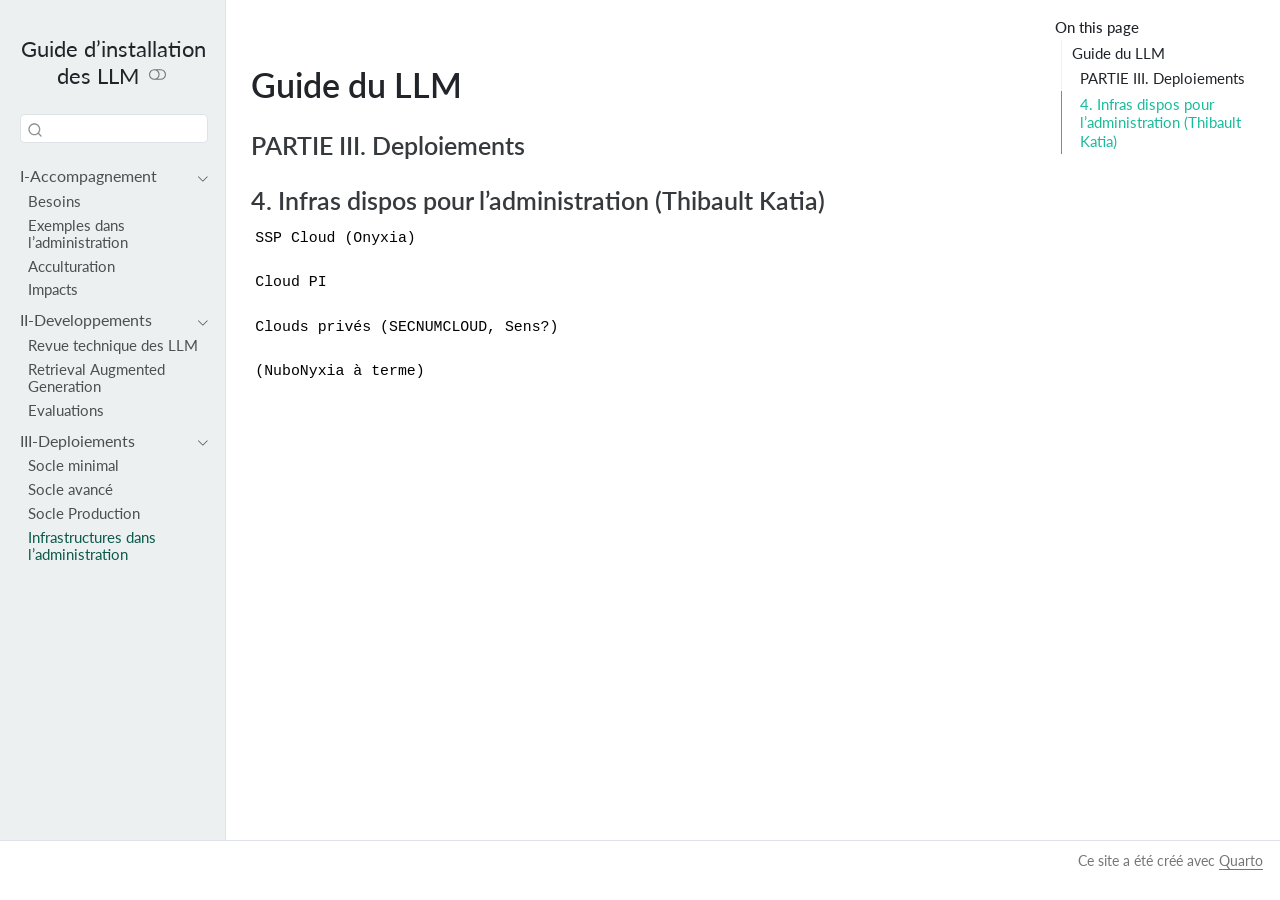
<file: III-Deploiements/4_Infras_administrations.html>
<!DOCTYPE html>
<html xmlns="http://www.w3.org/1999/xhtml" lang="en" xml:lang="en"><head>

<meta charset="utf-8">
<meta name="generator" content="quarto-1.4.554">

<meta name="viewport" content="width=device-width, initial-scale=1.0, user-scalable=yes">


<title>Guide d’installation des LLM</title>
<style>
code{white-space: pre-wrap;}
span.smallcaps{font-variant: small-caps;}
div.columns{display: flex; gap: min(4vw, 1.5em);}
div.column{flex: auto; overflow-x: auto;}
div.hanging-indent{margin-left: 1.5em; text-indent: -1.5em;}
ul.task-list{list-style: none;}
ul.task-list li input[type="checkbox"] {
  width: 0.8em;
  margin: 0 0.8em 0.2em -1em; /* quarto-specific, see https://github.com/quarto-dev/quarto-cli/issues/4556 */ 
  vertical-align: middle;
}
</style>


<script src="../site_libs/quarto-nav/quarto-nav.js"></script>
<script src="../site_libs/clipboard/clipboard.min.js"></script>
<script src="../site_libs/quarto-search/autocomplete.umd.js"></script>
<script src="../site_libs/quarto-search/fuse.min.js"></script>
<script src="../site_libs/quarto-search/quarto-search.js"></script>
<meta name="quarto:offset" content="../">
<script src="../site_libs/quarto-html/quarto.js"></script>
<script src="../site_libs/quarto-html/popper.min.js"></script>
<script src="../site_libs/quarto-html/tippy.umd.min.js"></script>
<script src="../site_libs/quarto-html/anchor.min.js"></script>
<link href="../site_libs/quarto-html/tippy.css" rel="stylesheet">
<link href="../site_libs/quarto-html/quarto-syntax-highlighting.css" rel="stylesheet" class="quarto-color-scheme" id="quarto-text-highlighting-styles">
<link href="../site_libs/quarto-html/quarto-syntax-highlighting-dark.css" rel="prefetch" class="quarto-color-scheme quarto-color-alternate" id="quarto-text-highlighting-styles">
<script src="../site_libs/bootstrap/bootstrap.min.js"></script>
<link href="../site_libs/bootstrap/bootstrap-icons.css" rel="stylesheet">
<link href="../site_libs/bootstrap/bootstrap.min.css" rel="stylesheet" class="quarto-color-scheme" id="quarto-bootstrap" data-mode="light">
<link href="../site_libs/bootstrap/bootstrap-dark.min.css" rel="prefetch" class="quarto-color-scheme quarto-color-alternate" id="quarto-bootstrap" data-mode="dark">
<script id="quarto-search-options" type="application/json">{
  "location": "sidebar",
  "copy-button": false,
  "collapse-after": 3,
  "panel-placement": "start",
  "type": "textbox",
  "limit": 50,
  "keyboard-shortcut": [
    "f",
    "/",
    "s"
  ],
  "show-item-context": false,
  "language": {
    "search-no-results-text": "No results",
    "search-matching-documents-text": "matching documents",
    "search-copy-link-title": "Copy link to search",
    "search-hide-matches-text": "Hide additional matches",
    "search-more-match-text": "more match in this document",
    "search-more-matches-text": "more matches in this document",
    "search-clear-button-title": "Clear",
    "search-text-placeholder": "",
    "search-detached-cancel-button-title": "Cancel",
    "search-submit-button-title": "Submit",
    "search-label": "Search"
  }
}</script>


</head>

<body class="nav-sidebar docked">

<div id="quarto-search-results"></div>
  <header id="quarto-header" class="headroom fixed-top">
  <nav class="quarto-secondary-nav">
    <div class="container-fluid d-flex">
      <button type="button" class="quarto-btn-toggle btn" data-bs-toggle="collapse" data-bs-target=".quarto-sidebar-collapse-item" aria-controls="quarto-sidebar" aria-expanded="false" aria-label="Toggle sidebar navigation" onclick="if (window.quartoToggleHeadroom) { window.quartoToggleHeadroom(); }">
        <i class="bi bi-layout-text-sidebar-reverse"></i>
      </button>
        <nav class="quarto-page-breadcrumbs" aria-label="breadcrumb"><ol class="breadcrumb"><li class="breadcrumb-item"><a href="../III-Deploiements/1_Socle_minimal.html">III-Deploiements</a></li><li class="breadcrumb-item"><a href="../III-Deploiements/4_Infras_administrations.html">Infrastructures dans l’administration</a></li></ol></nav>
        <a class="flex-grow-1" role="button" data-bs-toggle="collapse" data-bs-target=".quarto-sidebar-collapse-item" aria-controls="quarto-sidebar" aria-expanded="false" aria-label="Toggle sidebar navigation" onclick="if (window.quartoToggleHeadroom) { window.quartoToggleHeadroom(); }">      
        </a>
      <button type="button" class="btn quarto-search-button" aria-label="" onclick="window.quartoOpenSearch();">
        <i class="bi bi-search"></i>
      </button>
    </div>
  </nav>
</header>
<!-- content -->
<div id="quarto-content" class="quarto-container page-columns page-rows-contents page-layout-article">
<!-- sidebar -->
  <nav id="quarto-sidebar" class="sidebar collapse collapse-horizontal quarto-sidebar-collapse-item sidebar-navigation docked overflow-auto">
    <div class="pt-lg-2 mt-2 text-center sidebar-header">
    <div class="sidebar-title mb-0 py-0">
      <a href="../">Guide d’installation des LLM</a> 
        <div class="sidebar-tools-main">
  <a href="" class="quarto-color-scheme-toggle quarto-navigation-tool  px-1" onclick="window.quartoToggleColorScheme(); return false;" title="Toggle dark mode"><i class="bi"></i></a>
</div>
    </div>
      </div>
        <div class="mt-2 flex-shrink-0 align-items-center">
        <div class="sidebar-search">
        <div id="quarto-search" class="" title="Search"></div>
        </div>
        </div>
    <div class="sidebar-menu-container"> 
    <ul class="list-unstyled mt-1">
        <li class="sidebar-item sidebar-item-section">
      <div class="sidebar-item-container"> 
            <a class="sidebar-item-text sidebar-link text-start" data-bs-toggle="collapse" data-bs-target="#quarto-sidebar-section-1" aria-expanded="true">
 <span class="menu-text">I-Accompagnement</span></a>
          <a class="sidebar-item-toggle text-start" data-bs-toggle="collapse" data-bs-target="#quarto-sidebar-section-1" aria-expanded="true" aria-label="Toggle section">
            <i class="bi bi-chevron-right ms-2"></i>
          </a> 
      </div>
      <ul id="quarto-sidebar-section-1" class="collapse list-unstyled sidebar-section depth1 show">  
          <li class="sidebar-item">
  <div class="sidebar-item-container"> 
  <a href="../I-Accompagnement/1_Besoins.html" class="sidebar-item-text sidebar-link">
 <span class="menu-text">Besoins</span></a>
  </div>
</li>
          <li class="sidebar-item">
  <div class="sidebar-item-container"> 
  <a href="../I-Accompagnement/2_Deja_Fait_Admin.html" class="sidebar-item-text sidebar-link">
 <span class="menu-text">Exemples dans l’administration</span></a>
  </div>
</li>
          <li class="sidebar-item">
  <div class="sidebar-item-container"> 
  <a href="../I-Accompagnement/3_Acculturation.html" class="sidebar-item-text sidebar-link">
 <span class="menu-text">Acculturation</span></a>
  </div>
</li>
          <li class="sidebar-item">
  <div class="sidebar-item-container"> 
  <a href="../I-Accompagnement/4_Impacts.html" class="sidebar-item-text sidebar-link">
 <span class="menu-text">Impacts</span></a>
  </div>
</li>
      </ul>
  </li>
        <li class="sidebar-item sidebar-item-section">
      <div class="sidebar-item-container"> 
            <a class="sidebar-item-text sidebar-link text-start" data-bs-toggle="collapse" data-bs-target="#quarto-sidebar-section-2" aria-expanded="true">
 <span class="menu-text">II-Developpements</span></a>
          <a class="sidebar-item-toggle text-start" data-bs-toggle="collapse" data-bs-target="#quarto-sidebar-section-2" aria-expanded="true" aria-label="Toggle section">
            <i class="bi bi-chevron-right ms-2"></i>
          </a> 
      </div>
      <ul id="quarto-sidebar-section-2" class="collapse list-unstyled sidebar-section depth1 show">  
          <li class="sidebar-item">
  <div class="sidebar-item-container"> 
  <a href="../II-Developpements/1_Revue_Technique_LLM.html" class="sidebar-item-text sidebar-link">
 <span class="menu-text">Revue technique des LLM</span></a>
  </div>
</li>
          <li class="sidebar-item">
  <div class="sidebar-item-container"> 
  <a href="../II-Developpements/2_RAG.html" class="sidebar-item-text sidebar-link">
 <span class="menu-text">Retrieval Augmented Generation</span></a>
  </div>
</li>
          <li class="sidebar-item">
  <div class="sidebar-item-container"> 
  <a href="../II-Developpements/3_Evaluations.html" class="sidebar-item-text sidebar-link">
 <span class="menu-text">Evaluations</span></a>
  </div>
</li>
      </ul>
  </li>
        <li class="sidebar-item sidebar-item-section">
      <div class="sidebar-item-container"> 
            <a class="sidebar-item-text sidebar-link text-start" data-bs-toggle="collapse" data-bs-target="#quarto-sidebar-section-3" aria-expanded="true">
 <span class="menu-text">III-Deploiements</span></a>
          <a class="sidebar-item-toggle text-start" data-bs-toggle="collapse" data-bs-target="#quarto-sidebar-section-3" aria-expanded="true" aria-label="Toggle section">
            <i class="bi bi-chevron-right ms-2"></i>
          </a> 
      </div>
      <ul id="quarto-sidebar-section-3" class="collapse list-unstyled sidebar-section depth1 show">  
          <li class="sidebar-item">
  <div class="sidebar-item-container"> 
  <a href="../III-Deploiements/1_Socle_minimal.html" class="sidebar-item-text sidebar-link">
 <span class="menu-text">Socle minimal</span></a>
  </div>
</li>
          <li class="sidebar-item">
  <div class="sidebar-item-container"> 
  <a href="../III-Deploiements/2_Socle_avance.html" class="sidebar-item-text sidebar-link">
 <span class="menu-text">Socle avancé</span></a>
  </div>
</li>
          <li class="sidebar-item">
  <div class="sidebar-item-container"> 
  <a href="../III-Deploiements/3_Socle_Production.html" class="sidebar-item-text sidebar-link">
 <span class="menu-text">Socle Production</span></a>
  </div>
</li>
          <li class="sidebar-item">
  <div class="sidebar-item-container"> 
  <a href="../III-Deploiements/4_Infras_administrations.html" class="sidebar-item-text sidebar-link active">
 <span class="menu-text">Infrastructures dans l’administration</span></a>
  </div>
</li>
      </ul>
  </li>
    </ul>
    </div>
</nav>
<div id="quarto-sidebar-glass" class="quarto-sidebar-collapse-item" data-bs-toggle="collapse" data-bs-target=".quarto-sidebar-collapse-item"></div>
<!-- margin-sidebar -->
    <div id="quarto-margin-sidebar" class="sidebar margin-sidebar">
        <nav id="TOC" role="doc-toc" class="toc-active">
    <h2 id="toc-title">On this page</h2>
   
  <ul>
  <li><a href="#guide-du-llm" id="toc-guide-du-llm" class="nav-link active" data-scroll-target="#guide-du-llm">Guide du LLM</a>
  <ul class="collapse">
  <li><a href="#partie-iii.-deploiements" id="toc-partie-iii.-deploiements" class="nav-link" data-scroll-target="#partie-iii.-deploiements">PARTIE III. Deploiements</a></li>
  <li><a href="#infras-dispos-pour-ladministration-thibault-katia" id="toc-infras-dispos-pour-ladministration-thibault-katia" class="nav-link" data-scroll-target="#infras-dispos-pour-ladministration-thibault-katia">4. Infras dispos pour l’administration (Thibault Katia)</a></li>
  </ul></li>
  </ul>
</nav>
    </div>
<!-- main -->
<main class="content" id="quarto-document-content">




<section id="guide-du-llm" class="level1">
<h1>Guide du LLM</h1>
<section id="partie-iii.-deploiements" class="level3">
<h3 class="anchored" data-anchor-id="partie-iii.-deploiements">PARTIE III. Deploiements</h3>
</section>
<section id="infras-dispos-pour-ladministration-thibault-katia" class="level3">
<h3 class="anchored" data-anchor-id="infras-dispos-pour-ladministration-thibault-katia">4. Infras dispos pour l’administration (Thibault Katia)</h3>
<pre><code>SSP Cloud (Onyxia)

Cloud PI

Clouds privés (SECNUMCLOUD, Sens?)

(NuboNyxia à terme)</code></pre>


</section>
</section>

</main> <!-- /main -->
<script id="quarto-html-after-body" type="application/javascript">
window.document.addEventListener("DOMContentLoaded", function (event) {
  const toggleBodyColorMode = (bsSheetEl) => {
    const mode = bsSheetEl.getAttribute("data-mode");
    const bodyEl = window.document.querySelector("body");
    if (mode === "dark") {
      bodyEl.classList.add("quarto-dark");
      bodyEl.classList.remove("quarto-light");
    } else {
      bodyEl.classList.add("quarto-light");
      bodyEl.classList.remove("quarto-dark");
    }
  }
  const toggleBodyColorPrimary = () => {
    const bsSheetEl = window.document.querySelector("link#quarto-bootstrap");
    if (bsSheetEl) {
      toggleBodyColorMode(bsSheetEl);
    }
  }
  toggleBodyColorPrimary();  
  const disableStylesheet = (stylesheets) => {
    for (let i=0; i < stylesheets.length; i++) {
      const stylesheet = stylesheets[i];
      stylesheet.rel = 'prefetch';
    }
  }
  const enableStylesheet = (stylesheets) => {
    for (let i=0; i < stylesheets.length; i++) {
      const stylesheet = stylesheets[i];
      stylesheet.rel = 'stylesheet';
    }
  }
  const manageTransitions = (selector, allowTransitions) => {
    const els = window.document.querySelectorAll(selector);
    for (let i=0; i < els.length; i++) {
      const el = els[i];
      if (allowTransitions) {
        el.classList.remove('notransition');
      } else {
        el.classList.add('notransition');
      }
    }
  }
  const toggleGiscusIfUsed = (isAlternate, darkModeDefault) => {
    const baseTheme = document.querySelector('#giscus-base-theme')?.value ?? 'light';
    const alternateTheme = document.querySelector('#giscus-alt-theme')?.value ?? 'dark';
    let newTheme = '';
    if(darkModeDefault) {
      newTheme = isAlternate ? baseTheme : alternateTheme;
    } else {
      newTheme = isAlternate ? alternateTheme : baseTheme;
    }
    const changeGiscusTheme = () => {
      // From: https://github.com/giscus/giscus/issues/336
      const sendMessage = (message) => {
        const iframe = document.querySelector('iframe.giscus-frame');
        if (!iframe) return;
        iframe.contentWindow.postMessage({ giscus: message }, 'https://giscus.app');
      }
      sendMessage({
        setConfig: {
          theme: newTheme
        }
      });
    }
    const isGiscussLoaded = window.document.querySelector('iframe.giscus-frame') !== null;
    if (isGiscussLoaded) {
      changeGiscusTheme();
    }
  }
  const toggleColorMode = (alternate) => {
    // Switch the stylesheets
    const alternateStylesheets = window.document.querySelectorAll('link.quarto-color-scheme.quarto-color-alternate');
    manageTransitions('#quarto-margin-sidebar .nav-link', false);
    if (alternate) {
      enableStylesheet(alternateStylesheets);
      for (const sheetNode of alternateStylesheets) {
        if (sheetNode.id === "quarto-bootstrap") {
          toggleBodyColorMode(sheetNode);
        }
      }
    } else {
      disableStylesheet(alternateStylesheets);
      toggleBodyColorPrimary();
    }
    manageTransitions('#quarto-margin-sidebar .nav-link', true);
    // Switch the toggles
    const toggles = window.document.querySelectorAll('.quarto-color-scheme-toggle');
    for (let i=0; i < toggles.length; i++) {
      const toggle = toggles[i];
      if (toggle) {
        if (alternate) {
          toggle.classList.add("alternate");     
        } else {
          toggle.classList.remove("alternate");
        }
      }
    }
    // Hack to workaround the fact that safari doesn't
    // properly recolor the scrollbar when toggling (#1455)
    if (navigator.userAgent.indexOf('Safari') > 0 && navigator.userAgent.indexOf('Chrome') == -1) {
      manageTransitions("body", false);
      window.scrollTo(0, 1);
      setTimeout(() => {
        window.scrollTo(0, 0);
        manageTransitions("body", true);
      }, 40);  
    }
  }
  const isFileUrl = () => { 
    return window.location.protocol === 'file:';
  }
  const hasAlternateSentinel = () => {  
    let styleSentinel = getColorSchemeSentinel();
    if (styleSentinel !== null) {
      return styleSentinel === "alternate";
    } else {
      return false;
    }
  }
  const setStyleSentinel = (alternate) => {
    const value = alternate ? "alternate" : "default";
    if (!isFileUrl()) {
      window.localStorage.setItem("quarto-color-scheme", value);
    } else {
      localAlternateSentinel = value;
    }
  }
  const getColorSchemeSentinel = () => {
    if (!isFileUrl()) {
      const storageValue = window.localStorage.getItem("quarto-color-scheme");
      return storageValue != null ? storageValue : localAlternateSentinel;
    } else {
      return localAlternateSentinel;
    }
  }
  const darkModeDefault = false;
  let localAlternateSentinel = darkModeDefault ? 'alternate' : 'default';
  // Dark / light mode switch
  window.quartoToggleColorScheme = () => {
    // Read the current dark / light value 
    let toAlternate = !hasAlternateSentinel();
    toggleColorMode(toAlternate);
    setStyleSentinel(toAlternate);
    toggleGiscusIfUsed(toAlternate, darkModeDefault);
  };
  // Ensure there is a toggle, if there isn't float one in the top right
  if (window.document.querySelector('.quarto-color-scheme-toggle') === null) {
    const a = window.document.createElement('a');
    a.classList.add('top-right');
    a.classList.add('quarto-color-scheme-toggle');
    a.href = "";
    a.onclick = function() { try { window.quartoToggleColorScheme(); } catch {} return false; };
    const i = window.document.createElement("i");
    i.classList.add('bi');
    a.appendChild(i);
    window.document.body.appendChild(a);
  }
  // Switch to dark mode if need be
  if (hasAlternateSentinel()) {
    toggleColorMode(true);
  } else {
    toggleColorMode(false);
  }
  const icon = "";
  const anchorJS = new window.AnchorJS();
  anchorJS.options = {
    placement: 'right',
    icon: icon
  };
  anchorJS.add('.anchored');
  const isCodeAnnotation = (el) => {
    for (const clz of el.classList) {
      if (clz.startsWith('code-annotation-')) {                     
        return true;
      }
    }
    return false;
  }
  const clipboard = new window.ClipboardJS('.code-copy-button', {
    text: function(trigger) {
      const codeEl = trigger.previousElementSibling.cloneNode(true);
      for (const childEl of codeEl.children) {
        if (isCodeAnnotation(childEl)) {
          childEl.remove();
        }
      }
      return codeEl.innerText;
    }
  });
  clipboard.on('success', function(e) {
    // button target
    const button = e.trigger;
    // don't keep focus
    button.blur();
    // flash "checked"
    button.classList.add('code-copy-button-checked');
    var currentTitle = button.getAttribute("title");
    button.setAttribute("title", "Copied!");
    let tooltip;
    if (window.bootstrap) {
      button.setAttribute("data-bs-toggle", "tooltip");
      button.setAttribute("data-bs-placement", "left");
      button.setAttribute("data-bs-title", "Copied!");
      tooltip = new bootstrap.Tooltip(button, 
        { trigger: "manual", 
          customClass: "code-copy-button-tooltip",
          offset: [0, -8]});
      tooltip.show();    
    }
    setTimeout(function() {
      if (tooltip) {
        tooltip.hide();
        button.removeAttribute("data-bs-title");
        button.removeAttribute("data-bs-toggle");
        button.removeAttribute("data-bs-placement");
      }
      button.setAttribute("title", currentTitle);
      button.classList.remove('code-copy-button-checked');
    }, 1000);
    // clear code selection
    e.clearSelection();
  });
    var localhostRegex = new RegExp(/^(?:http|https):\/\/localhost\:?[0-9]*\//);
    var mailtoRegex = new RegExp(/^mailto:/);
      var filterRegex = new RegExp("https:\/\/cthiounn\.github\.io\/kallm\/");
    var isInternal = (href) => {
        return filterRegex.test(href) || localhostRegex.test(href) || mailtoRegex.test(href);
    }
    // Inspect non-navigation links and adorn them if external
 	var links = window.document.querySelectorAll('a[href]:not(.nav-link):not(.navbar-brand):not(.toc-action):not(.sidebar-link):not(.sidebar-item-toggle):not(.pagination-link):not(.no-external):not([aria-hidden]):not(.dropdown-item):not(.quarto-navigation-tool)');
    for (var i=0; i<links.length; i++) {
      const link = links[i];
      if (!isInternal(link.href)) {
        // undo the damage that might have been done by quarto-nav.js in the case of
        // links that we want to consider external
        if (link.dataset.originalHref !== undefined) {
          link.href = link.dataset.originalHref;
        }
      }
    }
  function tippyHover(el, contentFn, onTriggerFn, onUntriggerFn) {
    const config = {
      allowHTML: true,
      maxWidth: 500,
      delay: 100,
      arrow: false,
      appendTo: function(el) {
          return el.parentElement;
      },
      interactive: true,
      interactiveBorder: 10,
      theme: 'quarto',
      placement: 'bottom-start',
    };
    if (contentFn) {
      config.content = contentFn;
    }
    if (onTriggerFn) {
      config.onTrigger = onTriggerFn;
    }
    if (onUntriggerFn) {
      config.onUntrigger = onUntriggerFn;
    }
    window.tippy(el, config); 
  }
  const noterefs = window.document.querySelectorAll('a[role="doc-noteref"]');
  for (var i=0; i<noterefs.length; i++) {
    const ref = noterefs[i];
    tippyHover(ref, function() {
      // use id or data attribute instead here
      let href = ref.getAttribute('data-footnote-href') || ref.getAttribute('href');
      try { href = new URL(href).hash; } catch {}
      const id = href.replace(/^#\/?/, "");
      const note = window.document.getElementById(id);
      if (note) {
        return note.innerHTML;
      } else {
        return "";
      }
    });
  }
  const xrefs = window.document.querySelectorAll('a.quarto-xref');
  const processXRef = (id, note) => {
    // Strip column container classes
    const stripColumnClz = (el) => {
      el.classList.remove("page-full", "page-columns");
      if (el.children) {
        for (const child of el.children) {
          stripColumnClz(child);
        }
      }
    }
    stripColumnClz(note)
    if (id === null || id.startsWith('sec-')) {
      // Special case sections, only their first couple elements
      const container = document.createElement("div");
      if (note.children && note.children.length > 2) {
        container.appendChild(note.children[0].cloneNode(true));
        for (let i = 1; i < note.children.length; i++) {
          const child = note.children[i];
          if (child.tagName === "P" && child.innerText === "") {
            continue;
          } else {
            container.appendChild(child.cloneNode(true));
            break;
          }
        }
        if (window.Quarto?.typesetMath) {
          window.Quarto.typesetMath(container);
        }
        return container.innerHTML
      } else {
        if (window.Quarto?.typesetMath) {
          window.Quarto.typesetMath(note);
        }
        return note.innerHTML;
      }
    } else {
      // Remove any anchor links if they are present
      const anchorLink = note.querySelector('a.anchorjs-link');
      if (anchorLink) {
        anchorLink.remove();
      }
      if (window.Quarto?.typesetMath) {
        window.Quarto.typesetMath(note);
      }
      // TODO in 1.5, we should make sure this works without a callout special case
      if (note.classList.contains("callout")) {
        return note.outerHTML;
      } else {
        return note.innerHTML;
      }
    }
  }
  for (var i=0; i<xrefs.length; i++) {
    const xref = xrefs[i];
    tippyHover(xref, undefined, function(instance) {
      instance.disable();
      let url = xref.getAttribute('href');
      let hash = undefined; 
      if (url.startsWith('#')) {
        hash = url;
      } else {
        try { hash = new URL(url).hash; } catch {}
      }
      if (hash) {
        const id = hash.replace(/^#\/?/, "");
        const note = window.document.getElementById(id);
        if (note !== null) {
          try {
            const html = processXRef(id, note.cloneNode(true));
            instance.setContent(html);
          } finally {
            instance.enable();
            instance.show();
          }
        } else {
          // See if we can fetch this
          fetch(url.split('#')[0])
          .then(res => res.text())
          .then(html => {
            const parser = new DOMParser();
            const htmlDoc = parser.parseFromString(html, "text/html");
            const note = htmlDoc.getElementById(id);
            if (note !== null) {
              const html = processXRef(id, note);
              instance.setContent(html);
            } 
          }).finally(() => {
            instance.enable();
            instance.show();
          });
        }
      } else {
        // See if we can fetch a full url (with no hash to target)
        // This is a special case and we should probably do some content thinning / targeting
        fetch(url)
        .then(res => res.text())
        .then(html => {
          const parser = new DOMParser();
          const htmlDoc = parser.parseFromString(html, "text/html");
          const note = htmlDoc.querySelector('main.content');
          if (note !== null) {
            // This should only happen for chapter cross references
            // (since there is no id in the URL)
            // remove the first header
            if (note.children.length > 0 && note.children[0].tagName === "HEADER") {
              note.children[0].remove();
            }
            const html = processXRef(null, note);
            instance.setContent(html);
          } 
        }).finally(() => {
          instance.enable();
          instance.show();
        });
      }
    }, function(instance) {
    });
  }
      let selectedAnnoteEl;
      const selectorForAnnotation = ( cell, annotation) => {
        let cellAttr = 'data-code-cell="' + cell + '"';
        let lineAttr = 'data-code-annotation="' +  annotation + '"';
        const selector = 'span[' + cellAttr + '][' + lineAttr + ']';
        return selector;
      }
      const selectCodeLines = (annoteEl) => {
        const doc = window.document;
        const targetCell = annoteEl.getAttribute("data-target-cell");
        const targetAnnotation = annoteEl.getAttribute("data-target-annotation");
        const annoteSpan = window.document.querySelector(selectorForAnnotation(targetCell, targetAnnotation));
        const lines = annoteSpan.getAttribute("data-code-lines").split(",");
        const lineIds = lines.map((line) => {
          return targetCell + "-" + line;
        })
        let top = null;
        let height = null;
        let parent = null;
        if (lineIds.length > 0) {
            //compute the position of the single el (top and bottom and make a div)
            const el = window.document.getElementById(lineIds[0]);
            top = el.offsetTop;
            height = el.offsetHeight;
            parent = el.parentElement.parentElement;
          if (lineIds.length > 1) {
            const lastEl = window.document.getElementById(lineIds[lineIds.length - 1]);
            const bottom = lastEl.offsetTop + lastEl.offsetHeight;
            height = bottom - top;
          }
          if (top !== null && height !== null && parent !== null) {
            // cook up a div (if necessary) and position it 
            let div = window.document.getElementById("code-annotation-line-highlight");
            if (div === null) {
              div = window.document.createElement("div");
              div.setAttribute("id", "code-annotation-line-highlight");
              div.style.position = 'absolute';
              parent.appendChild(div);
            }
            div.style.top = top - 2 + "px";
            div.style.height = height + 4 + "px";
            div.style.left = 0;
            let gutterDiv = window.document.getElementById("code-annotation-line-highlight-gutter");
            if (gutterDiv === null) {
              gutterDiv = window.document.createElement("div");
              gutterDiv.setAttribute("id", "code-annotation-line-highlight-gutter");
              gutterDiv.style.position = 'absolute';
              const codeCell = window.document.getElementById(targetCell);
              const gutter = codeCell.querySelector('.code-annotation-gutter');
              gutter.appendChild(gutterDiv);
            }
            gutterDiv.style.top = top - 2 + "px";
            gutterDiv.style.height = height + 4 + "px";
          }
          selectedAnnoteEl = annoteEl;
        }
      };
      const unselectCodeLines = () => {
        const elementsIds = ["code-annotation-line-highlight", "code-annotation-line-highlight-gutter"];
        elementsIds.forEach((elId) => {
          const div = window.document.getElementById(elId);
          if (div) {
            div.remove();
          }
        });
        selectedAnnoteEl = undefined;
      };
        // Handle positioning of the toggle
    window.addEventListener(
      "resize",
      throttle(() => {
        elRect = undefined;
        if (selectedAnnoteEl) {
          selectCodeLines(selectedAnnoteEl);
        }
      }, 10)
    );
    function throttle(fn, ms) {
    let throttle = false;
    let timer;
      return (...args) => {
        if(!throttle) { // first call gets through
            fn.apply(this, args);
            throttle = true;
        } else { // all the others get throttled
            if(timer) clearTimeout(timer); // cancel #2
            timer = setTimeout(() => {
              fn.apply(this, args);
              timer = throttle = false;
            }, ms);
        }
      };
    }
      // Attach click handler to the DT
      const annoteDls = window.document.querySelectorAll('dt[data-target-cell]');
      for (const annoteDlNode of annoteDls) {
        annoteDlNode.addEventListener('click', (event) => {
          const clickedEl = event.target;
          if (clickedEl !== selectedAnnoteEl) {
            unselectCodeLines();
            const activeEl = window.document.querySelector('dt[data-target-cell].code-annotation-active');
            if (activeEl) {
              activeEl.classList.remove('code-annotation-active');
            }
            selectCodeLines(clickedEl);
            clickedEl.classList.add('code-annotation-active');
          } else {
            // Unselect the line
            unselectCodeLines();
            clickedEl.classList.remove('code-annotation-active');
          }
        });
      }
  const findCites = (el) => {
    const parentEl = el.parentElement;
    if (parentEl) {
      const cites = parentEl.dataset.cites;
      if (cites) {
        return {
          el,
          cites: cites.split(' ')
        };
      } else {
        return findCites(el.parentElement)
      }
    } else {
      return undefined;
    }
  };
  var bibliorefs = window.document.querySelectorAll('a[role="doc-biblioref"]');
  for (var i=0; i<bibliorefs.length; i++) {
    const ref = bibliorefs[i];
    const citeInfo = findCites(ref);
    if (citeInfo) {
      tippyHover(citeInfo.el, function() {
        var popup = window.document.createElement('div');
        citeInfo.cites.forEach(function(cite) {
          var citeDiv = window.document.createElement('div');
          citeDiv.classList.add('hanging-indent');
          citeDiv.classList.add('csl-entry');
          var biblioDiv = window.document.getElementById('ref-' + cite);
          if (biblioDiv) {
            citeDiv.innerHTML = biblioDiv.innerHTML;
          }
          popup.appendChild(citeDiv);
        });
        return popup.innerHTML;
      });
    }
  }
});
</script>
</div> <!-- /content -->
<footer class="footer">
  <div class="nav-footer">
    <div class="nav-footer-left">
      &nbsp;
    </div>   
    <div class="nav-footer-center">
      &nbsp;
    </div>
    <div class="nav-footer-right">
<p>Ce site a été créé avec <a href="https://quarto.org/">Quarto</a></p>
</div>
  </div>
</footer>




</body></html>
</file>
<file: site_libs/quarto-html/tippy.css>
.tippy-box[data-animation=fade][data-state=hidden]{opacity:0}[data-tippy-root]{max-width:calc(100vw - 10px)}.tippy-box{position:relative;background-color:#333;color:#fff;border-radius:4px;font-size:14px;line-height:1.4;white-space:normal;outline:0;transition-property:transform,visibility,opacity}.tippy-box[data-placement^=top]>.tippy-arrow{bottom:0}.tippy-box[data-placement^=top]>.tippy-arrow:before{bottom:-7px;left:0;border-width:8px 8px 0;border-top-color:initial;transform-origin:center top}.tippy-box[data-placement^=bottom]>.tippy-arrow{top:0}.tippy-box[data-placement^=bottom]>.tippy-arrow:before{top:-7px;left:0;border-width:0 8px 8px;border-bottom-color:initial;transform-origin:center bottom}.tippy-box[data-placement^=left]>.tippy-arrow{right:0}.tippy-box[data-placement^=left]>.tippy-arrow:before{border-width:8px 0 8px 8px;border-left-color:initial;right:-7px;transform-origin:center left}.tippy-box[data-placement^=right]>.tippy-arrow{left:0}.tippy-box[data-placement^=right]>.tippy-arrow:before{left:-7px;border-width:8px 8px 8px 0;border-right-color:initial;transform-origin:center right}.tippy-box[data-inertia][data-state=visible]{transition-timing-function:cubic-bezier(.54,1.5,.38,1.11)}.tippy-arrow{width:16px;height:16px;color:#333}.tippy-arrow:before{content:"";position:absolute;border-color:transparent;border-style:solid}.tippy-content{position:relative;padding:5px 9px;z-index:1}
</file>
<file: site_libs/quarto-html/quarto-syntax-highlighting.css>
/* quarto syntax highlight colors */
:root {
  --quarto-hl-ot-color: #003B4F;
  --quarto-hl-at-color: #657422;
  --quarto-hl-ss-color: #20794D;
  --quarto-hl-an-color: #5E5E5E;
  --quarto-hl-fu-color: #4758AB;
  --quarto-hl-st-color: #20794D;
  --quarto-hl-cf-color: #003B4F;
  --quarto-hl-op-color: #5E5E5E;
  --quarto-hl-er-color: #AD0000;
  --quarto-hl-bn-color: #AD0000;
  --quarto-hl-al-color: #AD0000;
  --quarto-hl-va-color: #111111;
  --quarto-hl-bu-color: inherit;
  --quarto-hl-ex-color: inherit;
  --quarto-hl-pp-color: #AD0000;
  --quarto-hl-in-color: #5E5E5E;
  --quarto-hl-vs-color: #20794D;
  --quarto-hl-wa-color: #5E5E5E;
  --quarto-hl-do-color: #5E5E5E;
  --quarto-hl-im-color: #00769E;
  --quarto-hl-ch-color: #20794D;
  --quarto-hl-dt-color: #AD0000;
  --quarto-hl-fl-color: #AD0000;
  --quarto-hl-co-color: #5E5E5E;
  --quarto-hl-cv-color: #5E5E5E;
  --quarto-hl-cn-color: #8f5902;
  --quarto-hl-sc-color: #5E5E5E;
  --quarto-hl-dv-color: #AD0000;
  --quarto-hl-kw-color: #003B4F;
}

/* other quarto variables */
:root {
  --quarto-font-monospace: SFMono-Regular, Menlo, Monaco, Consolas, "Liberation Mono", "Courier New", monospace;
}

pre > code.sourceCode > span {
  color: #003B4F;
}

code span {
  color: #003B4F;
}

code.sourceCode > span {
  color: #003B4F;
}

div.sourceCode,
div.sourceCode pre.sourceCode {
  color: #003B4F;
}

code span.ot {
  color: #003B4F;
  font-style: inherit;
}

code span.at {
  color: #657422;
  font-style: inherit;
}

code span.ss {
  color: #20794D;
  font-style: inherit;
}

code span.an {
  color: #5E5E5E;
  font-style: inherit;
}

code span.fu {
  color: #4758AB;
  font-style: inherit;
}

code span.st {
  color: #20794D;
  font-style: inherit;
}

code span.cf {
  color: #003B4F;
  font-style: inherit;
}

code span.op {
  color: #5E5E5E;
  font-style: inherit;
}

code span.er {
  color: #AD0000;
  font-style: inherit;
}

code span.bn {
  color: #AD0000;
  font-style: inherit;
}

code span.al {
  color: #AD0000;
  font-style: inherit;
}

code span.va {
  color: #111111;
  font-style: inherit;
}

code span.bu {
  font-style: inherit;
}

code span.ex {
  font-style: inherit;
}

code span.pp {
  color: #AD0000;
  font-style: inherit;
}

code span.in {
  color: #5E5E5E;
  font-style: inherit;
}

code span.vs {
  color: #20794D;
  font-style: inherit;
}

code span.wa {
  color: #5E5E5E;
  font-style: italic;
}

code span.do {
  color: #5E5E5E;
  font-style: italic;
}

code span.im {
  color: #00769E;
  font-style: inherit;
}

code span.ch {
  color: #20794D;
  font-style: inherit;
}

code span.dt {
  color: #AD0000;
  font-style: inherit;
}

code span.fl {
  color: #AD0000;
  font-style: inherit;
}

code span.co {
  color: #5E5E5E;
  font-style: inherit;
}

code span.cv {
  color: #5E5E5E;
  font-style: italic;
}

code span.cn {
  color: #8f5902;
  font-style: inherit;
}

code span.sc {
  color: #5E5E5E;
  font-style: inherit;
}

code span.dv {
  color: #AD0000;
  font-style: inherit;
}

code span.kw {
  color: #003B4F;
  font-style: inherit;
}

.prevent-inlining {
  content: "</";
}

/*# sourceMappingURL=debc5d5d77c3f9108843748ff7464032.css.map */
</file>
<file: site_libs/quarto-html/quarto-syntax-highlighting-dark.css>
/* quarto syntax highlight colors */
:root {
  --quarto-hl-al-color: #f07178;
  --quarto-hl-an-color: #d4d0ab;
  --quarto-hl-at-color: #00e0e0;
  --quarto-hl-bn-color: #d4d0ab;
  --quarto-hl-bu-color: #abe338;
  --quarto-hl-ch-color: #abe338;
  --quarto-hl-co-color: #f8f8f2;
  --quarto-hl-cv-color: #ffd700;
  --quarto-hl-cn-color: #ffd700;
  --quarto-hl-cf-color: #ffa07a;
  --quarto-hl-dt-color: #ffa07a;
  --quarto-hl-dv-color: #d4d0ab;
  --quarto-hl-do-color: #f8f8f2;
  --quarto-hl-er-color: #f07178;
  --quarto-hl-ex-color: #00e0e0;
  --quarto-hl-fl-color: #d4d0ab;
  --quarto-hl-fu-color: #ffa07a;
  --quarto-hl-im-color: #abe338;
  --quarto-hl-in-color: #d4d0ab;
  --quarto-hl-kw-color: #ffa07a;
  --quarto-hl-op-color: #ffa07a;
  --quarto-hl-ot-color: #00e0e0;
  --quarto-hl-pp-color: #dcc6e0;
  --quarto-hl-re-color: #00e0e0;
  --quarto-hl-sc-color: #abe338;
  --quarto-hl-ss-color: #abe338;
  --quarto-hl-st-color: #abe338;
  --quarto-hl-va-color: #00e0e0;
  --quarto-hl-vs-color: #abe338;
  --quarto-hl-wa-color: #dcc6e0;
}

/* other quarto variables */
:root {
  --quarto-font-monospace: SFMono-Regular, Menlo, Monaco, Consolas, "Liberation Mono", "Courier New", monospace;
}

code span.al {
  background-color: #2a0f15;
  font-weight: bold;
  color: #f07178;
}

code span.an {
  color: #d4d0ab;
}

code span.at {
  color: #00e0e0;
}

code span.bn {
  color: #d4d0ab;
}

code span.bu {
  color: #abe338;
}

code span.ch {
  color: #abe338;
}

code span.co {
  font-style: italic;
  color: #f8f8f2;
}

code span.cv {
  color: #ffd700;
}

code span.cn {
  color: #ffd700;
}

code span.cf {
  font-weight: bold;
  color: #ffa07a;
}

code span.dt {
  color: #ffa07a;
}

code span.dv {
  color: #d4d0ab;
}

code span.do {
  color: #f8f8f2;
}

code span.er {
  color: #f07178;
  text-decoration: underline;
}

code span.ex {
  font-weight: bold;
  color: #00e0e0;
}

code span.fl {
  color: #d4d0ab;
}

code span.fu {
  color: #ffa07a;
}

code span.im {
  color: #abe338;
}

code span.in {
  color: #d4d0ab;
}

code span.kw {
  font-weight: bold;
  color: #ffa07a;
}

pre > code.sourceCode > span {
  color: #f8f8f2;
}

code span {
  color: #f8f8f2;
}

code.sourceCode > span {
  color: #f8f8f2;
}

div.sourceCode,
div.sourceCode pre.sourceCode {
  color: #f8f8f2;
}

code span.op {
  color: #ffa07a;
}

code span.ot {
  color: #00e0e0;
}

code span.pp {
  color: #dcc6e0;
}

code span.re {
  background-color: #f8f8f2;
  color: #00e0e0;
}

code span.sc {
  color: #abe338;
}

code span.ss {
  color: #abe338;
}

code span.st {
  color: #abe338;
}

code span.va {
  color: #00e0e0;
}

code span.vs {
  color: #abe338;
}

code span.wa {
  color: #dcc6e0;
}

.prevent-inlining {
  content: "</";
}

/*# sourceMappingURL=935a306eefa94366c21e1a970dddb765.css.map */
</file>
